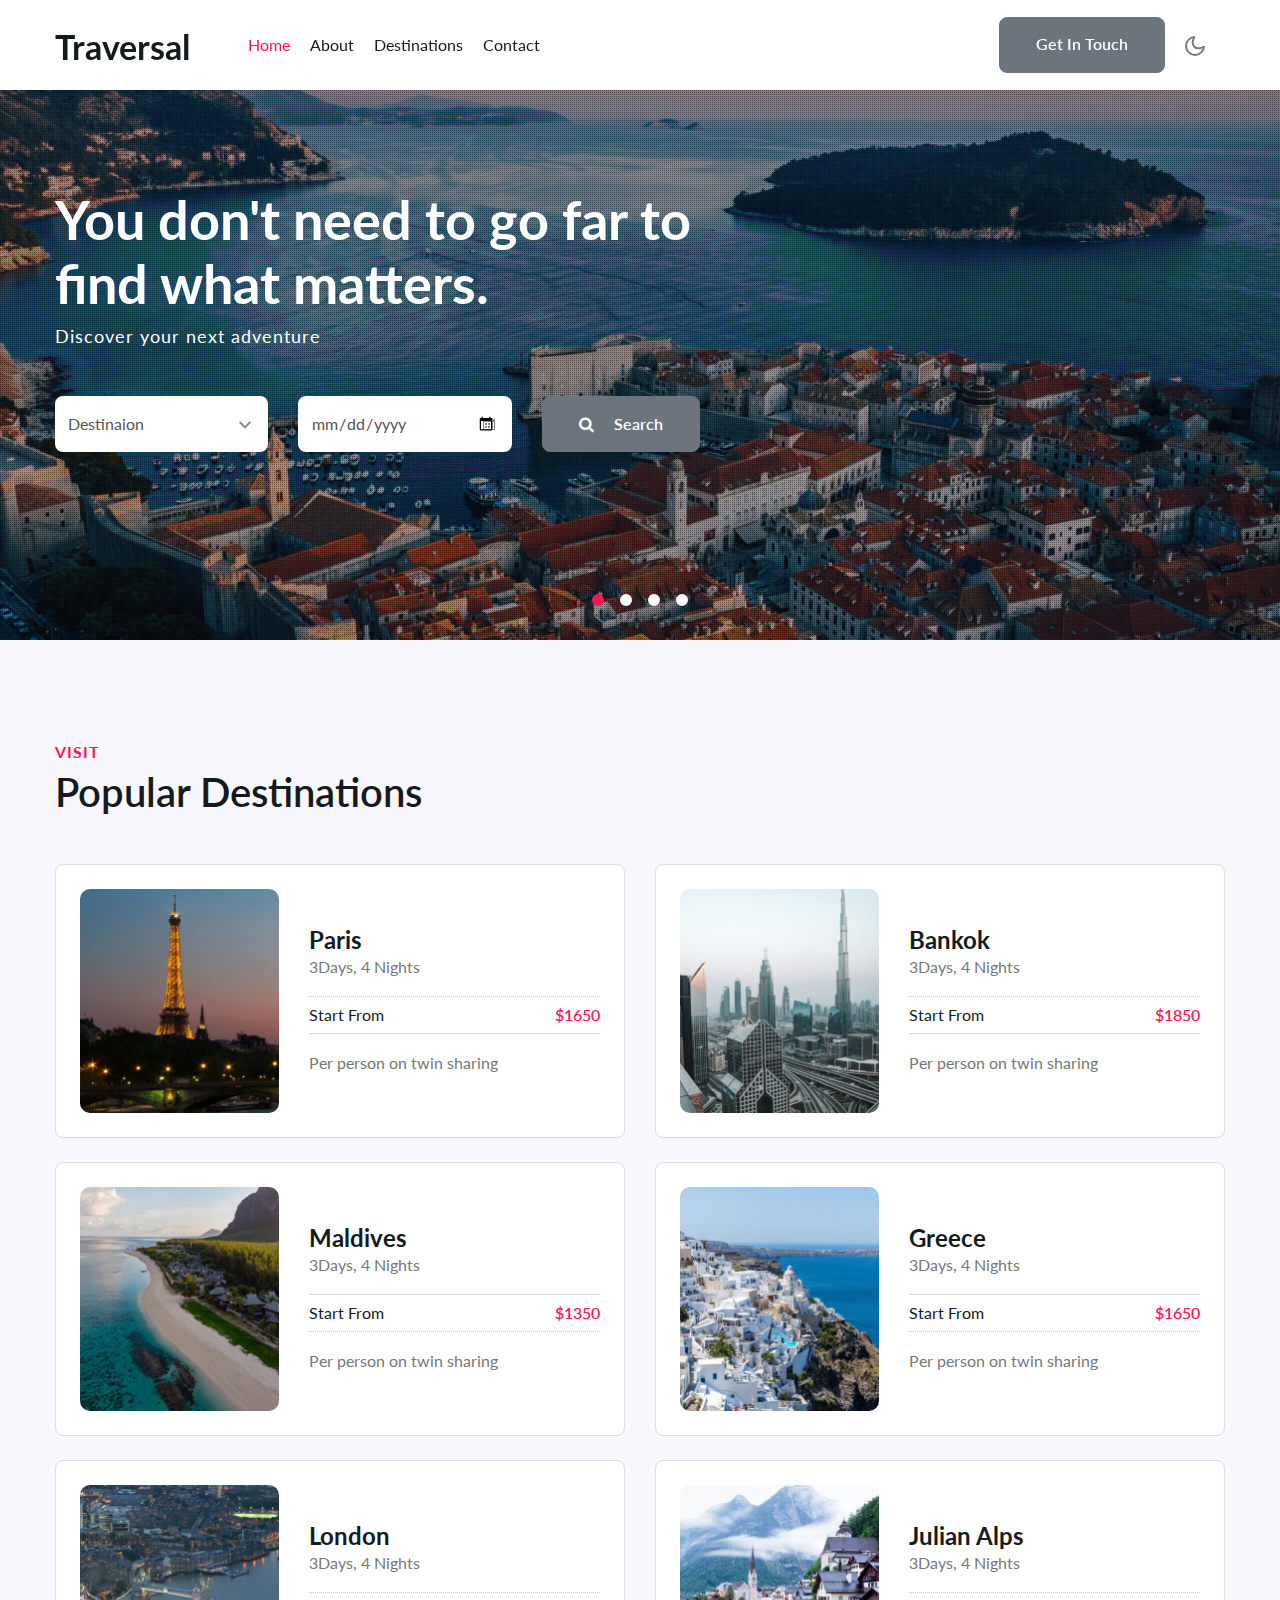
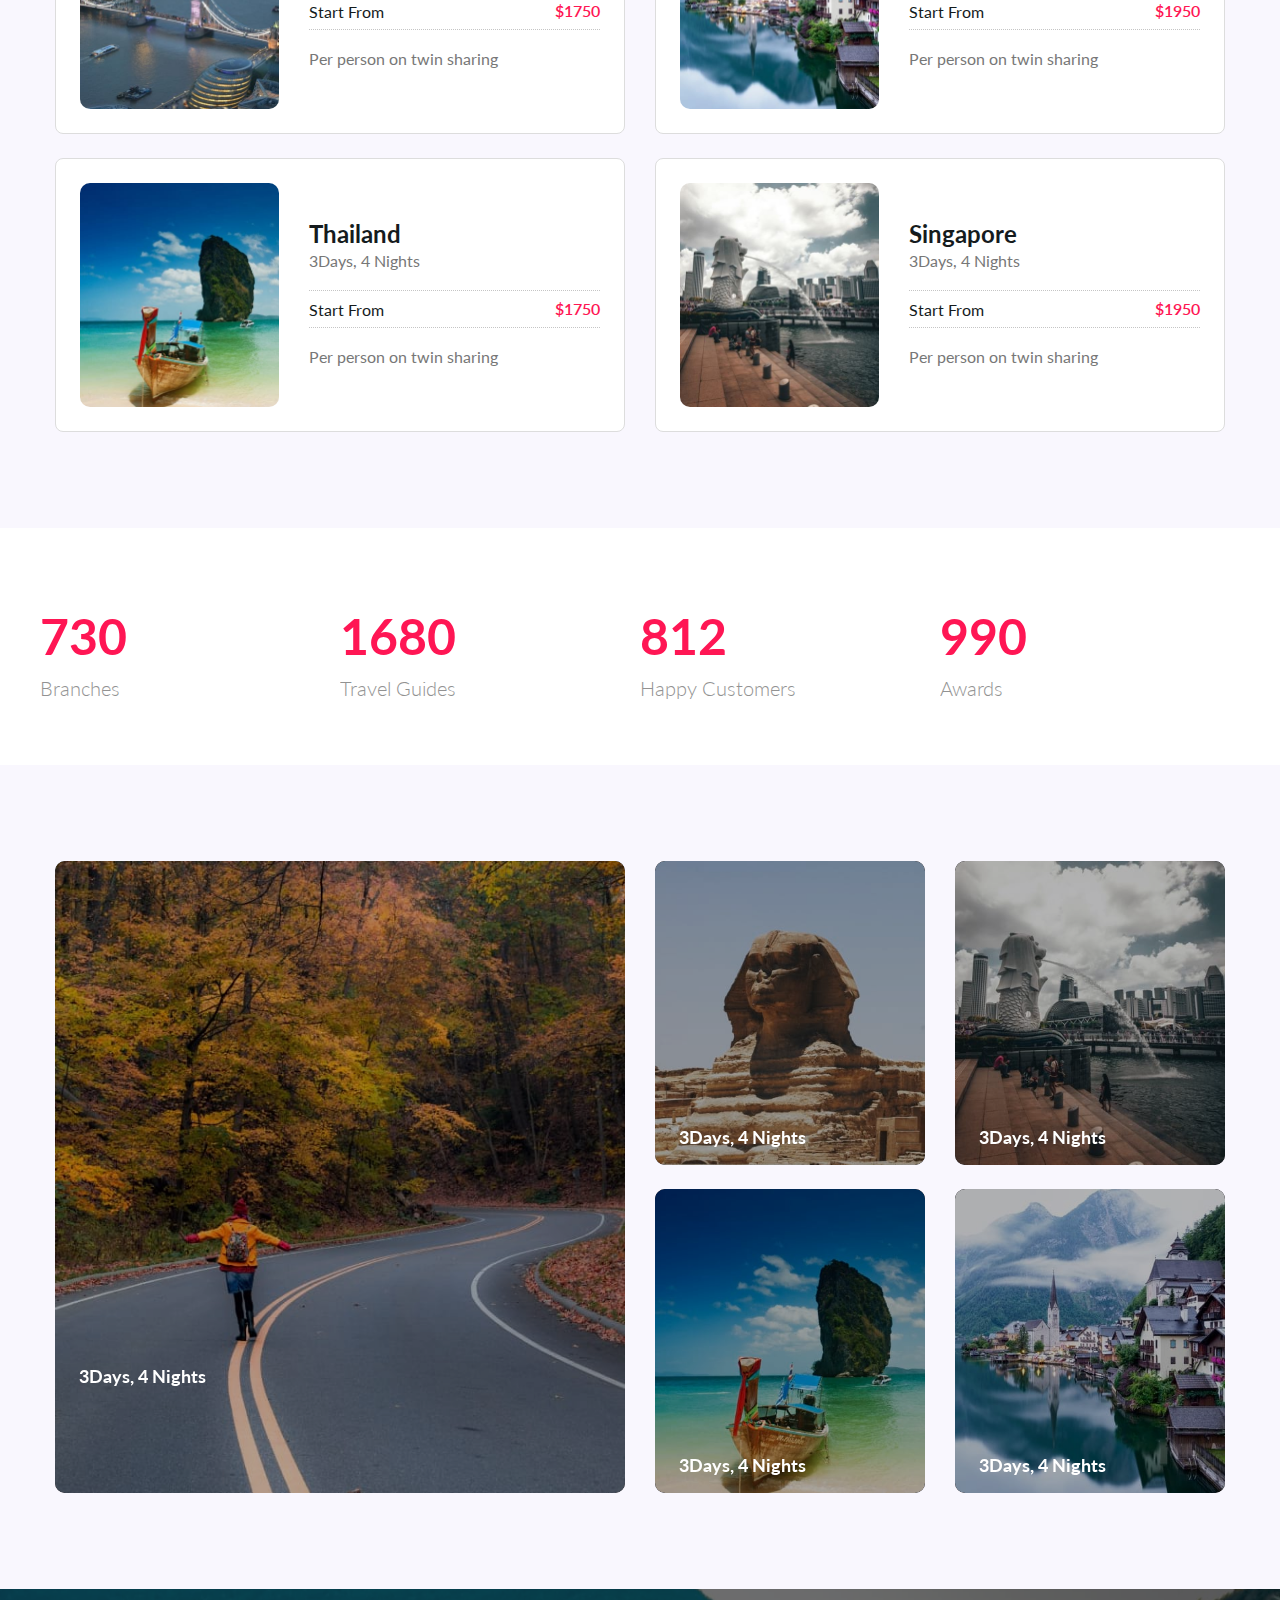
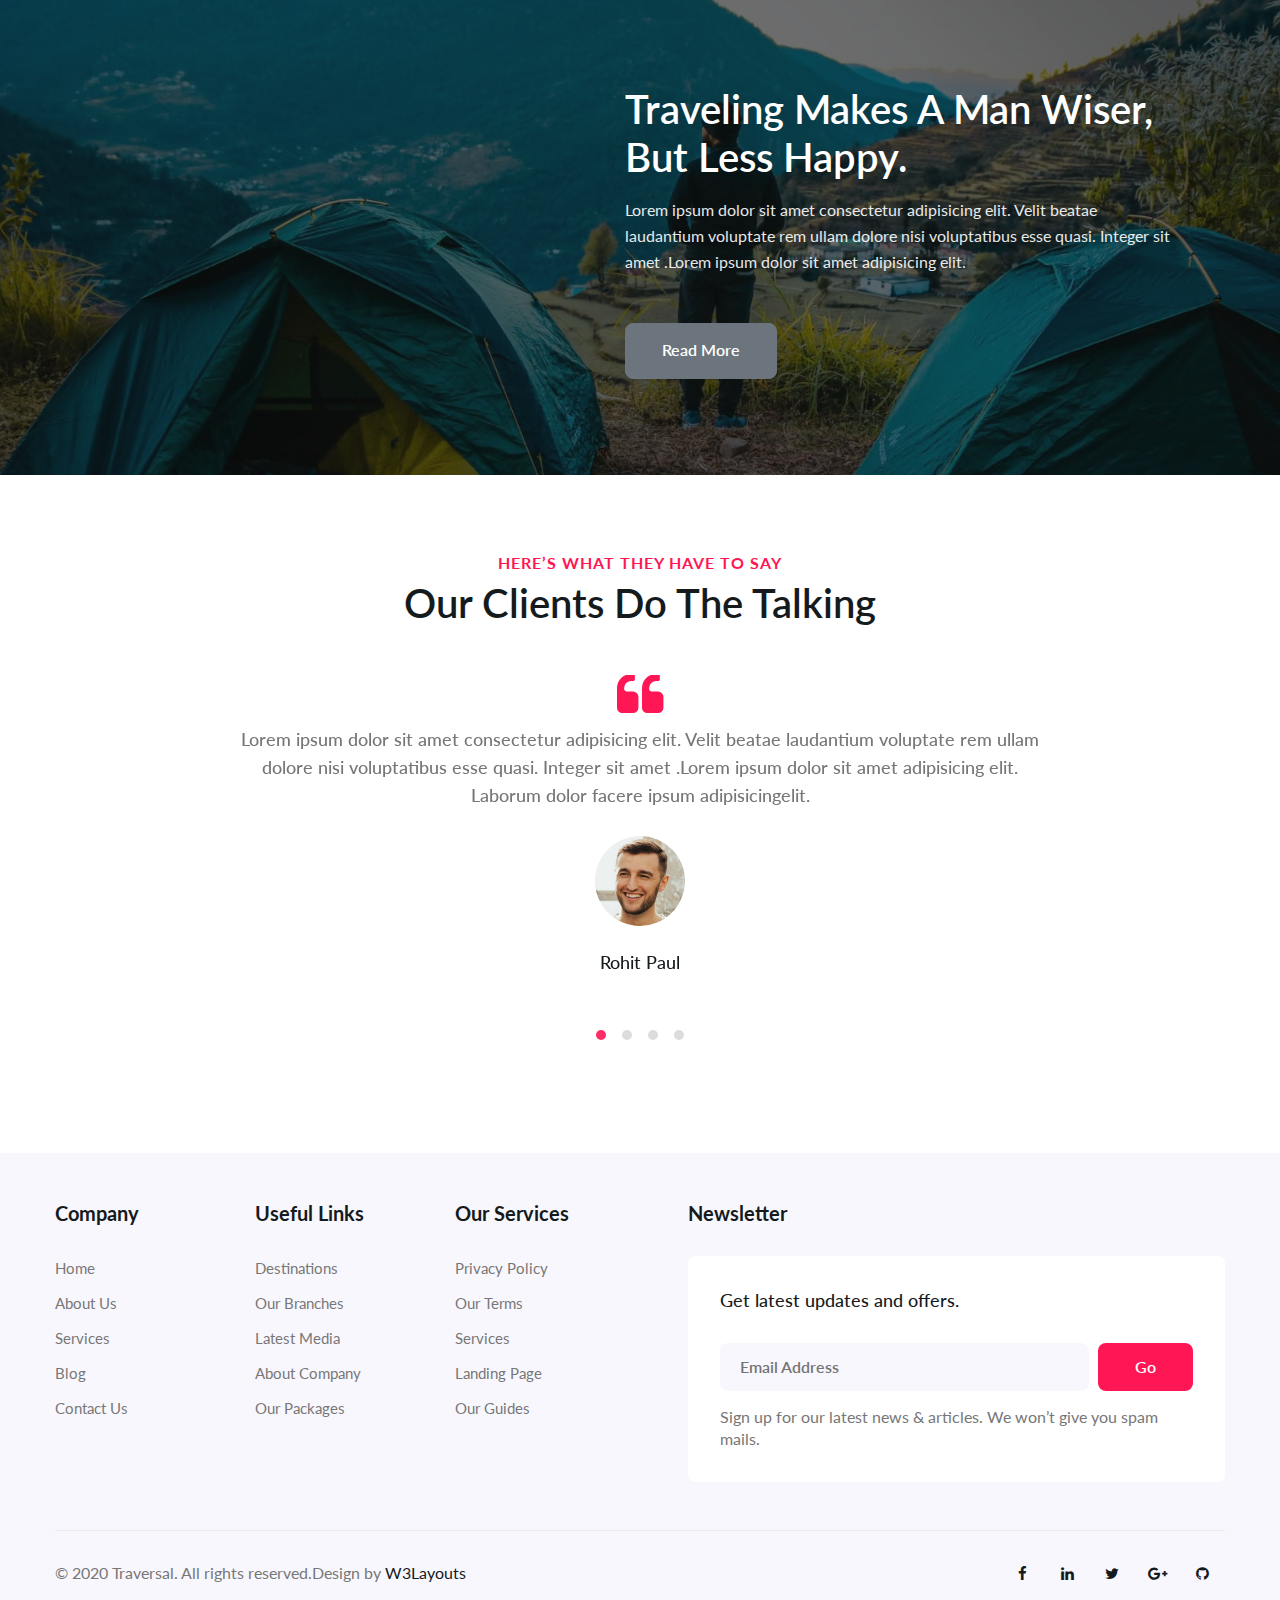
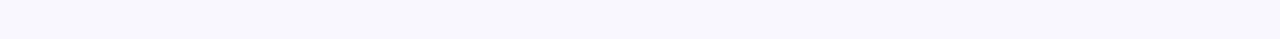
<file: wwwroot/Thema/index.html>
<!--
Author: W3layouts
Author URL: http://w3layouts.com
-->
<!doctype html>
<html lang="zxx">

<head>
  <!-- Required meta tags -->
  <meta charset="utf-8">
  <meta name="viewport" content="width=device-width, initial-scale=1, shrink-to-fit=no">
  <title>Traversal Travel Category Bootstrap Responsive Template | Home :: W3layouts</title>
  <!-- google fonts -->
  <link href="//fonts.googleapis.com/css2?family=Montserrat:wght@300;400;600;700&display=swap" rel="stylesheet">
  <link href="//fonts.googleapis.com/css2?family=Lato:ital,wght@0,300;0,400;0,700;1,400&display=swap"
    rel="stylesheet">
  <!-- google fonts -->
  <!-- Template CSS -->
  <link rel="stylesheet" href="assets/css/style-starter.css">
  <!-- Template CSS -->
</head>

<body>
  <!--header-->
  <header id="site-header" class="fixed-top">
    <div class="container">
      <nav class="navbar navbar-expand-lg stroke">
        <h1><a class="navbar-brand mr-lg-5" href="index.html">
            Traversal
          </a></h1>
        <!-- if logo is image enable this   
      <a class="navbar-brand" href="#index.html">
          <img src="image-path" alt="Your logo" title="Your logo" style="height:35px;" />
      </a> -->
        <button class="navbar-toggler  collapsed bg-gradient" type="button" data-toggle="collapse"
          data-target="#navbarTogglerDemo02" aria-controls="navbarTogglerDemo02" aria-expanded="false"
          aria-label="Toggle navigation">
          <span class="navbar-toggler-icon fa icon-expand fa-bars"></span>
          <span class="navbar-toggler-icon fa icon-close fa-times"></span>
          </span>
        </button>

        <div class="collapse navbar-collapse" id="navbarTogglerDemo02">
          <ul class="navbar-nav mr-auto">
            <li class="nav-item active">
              <a class="nav-link" href="index.html">Home <span class="sr-only">(current)</span></a>
            </li>
            <li class="nav-item">
              <a class="nav-link" href="about.html">About</a>
            </li>
            <li class="nav-item">
              <a class="nav-link" href="services.html">Destinations</a>
            </li>
    
            <li class="nav-item">
              <a class="nav-link" href="contact.html">Contact</a>
            </li>

          </ul>
        </div>
        <div class="d-lg-block d-none">
          <a href="contact.html" class="btn btn-style btn-secondary">Get In Touch</a>
        </div>
        <!-- toggle switch for light and dark theme -->
        <div class="mobile-position">
          <nav class="navigation">
            <div class="theme-switch-wrapper">
              <label class="theme-switch" for="checkbox">
                <input type="checkbox" id="checkbox">
                <div class="mode-container">
                  <i class="gg-sun"></i>
                  <i class="gg-moon"></i>
                </div>
              </label>
            </div>
          </nav>
        </div>
        <!-- //toggle switch for light and dark theme -->
      </nav>
    </div>
  </header>
  <!-- //header -->
  <!--banner-slider-->
  <!-- main-slider -->
  <section class="w3l-main-slider" id="home">
    <div class="banner-content">
      <div id="demo-1"
        data-zs-src='["assets/images/banner1.jpg", "assets/images/banner2.jpg","assets/images/banner3.jpg", "assets/images/banner4.jpg"]'
        data-zs-overlay="dots">
        <div class="demo-inner-content">
          <div class="container">
            <div class="banner-infhny">
              <h3>You don't need to go far to find what matters.</h3>
              <h6 class="mb-3">Discover your next adventure</h6>
              <div class="flex-wrap search-wthree-field mt-md-5 mt-4">
                <form action="#" method="post" class="booking-form">
                  <div class="row book-form">
                    <div class="form-input col-md-4 mt-md-0 mt-3">

                      <select name="selectpicker" class="selectpicker">
                        <option value="">Destinaion</option>
                        <option value="africa">Africa</option>
                        <option value="america">America</option>
                        <option value="asia">Asia</option>
                        <option value="eastern-europe">Eastern Europe</option>
                        <option value="europe">Europe</option>
                        <option value="south-america">South America</option>
                      </select>

                    </div>
                    <div class="form-input col-md-4 mt-md-0 mt-3">

                      <input type="date" name="" placeholder="Date" required="">
                    </div>
                    <div class="bottom-btn col-md-4 mt-md-0 mt-3">
                      <button class="btn btn-style btn-secondary"><span class="fa fa-search mr-3"
                          aria-hidden="true"></span> Search</button>
                    </div>
                  </div>
                </form>
              </div>
            </div>
          </div>
        </div>
      </div>
    </div>
  </section>
  <!-- /main-slider -->
  <!-- //banner-slider-->

  <!--/grids-->
  <section class="w3l-grids-3 py-5">
    <div class="container py-md-5">
      <div class="title-content text-left mb-lg-5 mb-4">
        <h6 class="sub-title">Visit</h6>
        <h3 class="hny-title">Popular Destinations</h3>
      </div>
      <div class="row bottom-ab-grids">
  <!--/row-grids-->
        <div class="col-lg-6 subject-card mt-lg-0 mt-4">
          <div class="subject-card-header p-4">
            <a href="#" class="card_title p-lg-4d-block">
              <div class="row align-items-center">
                <div class="col-sm-5 subject-img">
                  <img src="assets/images/g1.jpg" class="img-fluid" alt="">
                </div>
                <div class="col-sm-7 subject-content mt-sm-0 mt-4">
                  <h4>Paris</h4>
                  <p>3Days, 4 Nights</p>
                  <div class="dst-btm">
                    <h6 class=""> Start From </h6>
                    <span>$1650</span>
                  </div>
                  <p class="sub-para">Per person on twin sharing</p>
                </div>
              </div>
            </a>
          </div>
        </div>
        <div class="col-lg-6 subject-card mt-lg-0 mt-4">
          <div class="subject-card-header p-4">
            <a href="#" class="card_title p-lg-4d-block">
              <div class="row align-items-center">
                <div class="col-sm-5 subject-img">
                  <img src="assets/images/g2.jpg" class="img-fluid" alt="">
                </div>
                <div class="col-sm-7 subject-content mt-sm-0 mt-4">
                  <h4>Bankok</h4>
                  <p>3Days, 4 Nights</p>
                  <div class="dst-btm">
                    <h6 class=""> Start From </h6>
                    <span>$1850</span>
                  </div>
                  <p class="sub-para">Per person on twin sharing</p>
                </div>
              </div>
            </a>
          </div>
        </div>
          <!--//row-grids-->
            <!--/row-grids-->
        <div class="col-lg-6 subject-card mt-4">
          <div class="subject-card-header p-4">
            <a href="#" class="card_title p-lg-4d-block">
              <div class="row align-items-center">
                <div class="col-sm-5 subject-img">
                  <img src="assets/images/g3.jpg" class="img-fluid" alt="">
                </div>
                <div class="col-sm-7 subject-content mt-sm-0 mt-4">
                  <h4>Maldives</h4>
                  <p>3Days, 4 Nights</p>
                  <div class="dst-btm">
                    <h6 class=""> Start From </h6>
                    <span>$1350</span>
                  </div>
                  <p class="sub-para">Per person on twin sharing</p>
                </div>
              </div>
            </a>
          </div>
        </div>
        <div class="col-lg-6 subject-card mt-4">
          <div class="subject-card-header p-4">
            <a href="#" class="card_title p-lg-4d-block">
              <div class="row align-items-center">
                <div class="col-sm-5 subject-img">
                  <img src="assets/images/g4.jpg" class="img-fluid" alt="">
                </div>
                <div class="col-sm-7 subject-content mt-sm-0 mt-4">
                  <h4>Greece</h4>
                  <p>3Days, 4 Nights</p>
                  <div class="dst-btm">
                    <h6 class=""> Start From </h6>
                    <span>$1650</span>
                  </div>
                  <p class="sub-para">Per person on twin sharing</p>
                </div>
              </div>
            </a>
          </div>
        </div>
          <!--//row-grids-->
            <!--/row-grids-->
        <div class="col-lg-6 subject-card mt-4">
          <div class="subject-card-header p-4">
            <a href="#" class="card_title p-lg-4d-block">
              <div class="row align-items-center">
                <div class="col-sm-5 subject-img">
                  <img src="assets/images/g5.jpg" class="img-fluid" alt="">
                </div>
                <div class="col-sm-7 subject-content mt-sm-0 mt-4">
                  <h4>London</h4>
                  <p>3Days, 4 Nights</p>
                  <div class="dst-btm">
                    <h6 class=""> Start From </h6>
                    <span>$1750</span>
                  </div>
                  <p class="sub-para">Per person on twin sharing</p>
                </div>
              </div>
            </a>
          </div>
        </div>
        <div class="col-lg-6 subject-card mt-4">
          <div class="subject-card-header p-4">
            <a href="#" class="card_title p-lg-4d-block">
              <div class="row align-items-center">
                <div class="col-sm-5 subject-img">
                  <img src="assets/images/g6.jpg" class="img-fluid" alt="">
                </div>
                <div class="col-sm-7 subject-content mt-sm-0 mt-4">
                  <h4>Julian Alps</h4>
                  <p>3Days, 4 Nights</p>
                  <div class="dst-btm">
                    <h6 class=""> Start From </h6>
                    <span>$1950</span>
                  </div>
                  <p class="sub-para">Per person on twin sharing</p>
                </div>
              </div>
            </a>
          </div>
        </div>
          <!--//row-grids-->
                  <!--/row-grids-->
        <div class="col-lg-6 subject-card mt-4">
          <div class="subject-card-header p-4">
            <a href="#" class="card_title p-lg-4d-block">
              <div class="row align-items-center">
                <div class="col-sm-5 subject-img">
                  <img src="assets/images/g7.jpg" class="img-fluid" alt="">
                </div>
                <div class="col-sm-7 subject-content mt-sm-0 mt-4">
                  <h4>Thailand</h4>
                  <p>3Days, 4 Nights</p>
                  <div class="dst-btm">
                    <h6 class=""> Start From </h6>
                    <span>$1750</span>
                  </div>
                  <p class="sub-para">Per person on twin sharing</p>
                </div>
              </div>
            </a>
          </div>
        </div>
        <div class="col-lg-6 subject-card mt-4">
          <div class="subject-card-header p-4">
            <a href="#" class="card_title p-lg-4d-block">
              <div class="row align-items-center">
                <div class="col-sm-5 subject-img">
                  <img src="assets/images/g8.jpg" class="img-fluid" alt="">
                </div>
                <div class="col-sm-7 subject-content mt-sm-0 mt-4">
                  <h4>Singapore</h4>
                  <p>3Days, 4 Nights</p>
                  <div class="dst-btm">
                    <h6 class=""> Start From </h6>
                    <span>$1950</span>
                  </div>
                  <p class="sub-para">Per person on twin sharing</p>
                </div>
              </div>
            </a>
          </div>
        </div>
          <!--//row-grids-->
      </div>
    </div>
  </section>
  <!--//grids-->
  <!-- stats -->
  <section class="w3l-stats py-5" id="stats">
    <div class="gallery-inner container py-lg-0 py-3">
      <div class="row stats-con pb-lg-3">
        <div class="col-lg-3 col-6 stats_info counter_grid">
          <p class="counter">730</p>
          <h4>Branches</h4>
        </div>
        <div class="col-lg-3 col-6 stats_info counter_grid1">
          <p class="counter">1680</p>
          <h4>Travel Guides</h4>
        </div>
        <div class="col-lg-3 col-6 stats_info counter_grid mt-lg-0 mt-5">
          <p class="counter">812</p>
          <h4>Happy Customers</h4>
        </div>
        <div class="col-lg-3 col-6 stats_info counter_grid2 mt-lg-0 mt-5">
          <p class="counter">990</p>
          <h4>Awards</h4>
        </div>
      </div>
    </div>
  </section>
  <!-- //stats -->
  <!--/-->
  <div class="best-rooms py-5">
    <div class="container py-md-5">
        <div class="ban-content-inf row">
            <div class="maghny-gd-1 col-lg-6">
              <div class="maghny-grid">
                <figure class="effect-lily border-radius  m-0">
                    <img class="img-fluid" src="assets/images/g10.jpg" alt="" />
                    <figcaption>
                        <div>
                            <h4>3Days, 4 Nights</h4>
                            <p>From 1720$ </p>
                        </div>

                    </figcaption>
                </figure>
            </div>
            </div>
            <div class="maghny-gd-1 col-lg-6 mt-lg-0 mt-4">
                <div class="row">
                    <div class="maghny-gd-1 col-6">
                        <div class="maghny-grid">
                            <figure class="effect-lily border-radius">
                                <img class="img-fluid" src="assets/images/g9.jpg" alt="" />
                                <figcaption>
                                    <div>
                                        <h4>3Days, 4 Nights</h4>
                                        <p>From 1220$ </p>
                                    </div>

                                </figcaption>
                            </figure>
                        </div>
                    </div>
                    <div class="maghny-gd-1 col-6">
                        <div class="maghny-grid">
                            <figure class="effect-lily border-radius">
                                <img class="img-fluid" src="assets/images/g8.jpg" alt="" />
                                <figcaption>
                                    <div>
                                        <h4>3Days, 4 Nights</h4>
                                        <p>From 1620$ </p>
                                    </div>

                                </figcaption>
                            </figure>
                        </div>
                    </div>
                    <div class="maghny-gd-1 col-6 mt-4">
                        <div class="maghny-grid">
                            <figure class="effect-lily border-radius">
                                <img class="img-fluid" src="assets/images/g7.jpg" alt="" />
                                <figcaption>
                                    <div>
                                        <h4>3Days, 4 Nights</h4>
                                        <p>From 1820$ </p>
                                    </div>

                                </figcaption>
                            </figure>
                        </div>
                    </div>
                    <div class="maghny-gd-1 col-6 mt-4">
                        <div class="maghny-grid">
                            <figure class="effect-lily border-radius">
                                <img class="img-fluid" src="assets/images/g6.jpg" alt="" />
                                <figcaption>
                                    <div>
                                        <h4>3Days, 4 Nights</h4>
                                        <p>From 1520$ </p>
                                    </div>

                                </figcaption>
                            </figure>
                        </div>
                    </div>
                </div>
            </div>
        </div>
    </div>
</div>
  <!-- //stats -->
  <!--/w3l-bottom-->
  <section class="w3l-bottom py-5">
    <div class="container py-md-4 py-3 text-center">
      <div class="row my-lg-4 mt-4">
        <div class="col-lg-9 col-md-10 ml-auto">
          <div class="bottom-info ml-auto">
            <div class="header-section text-left">
              <h3 class="hny-title two">Traveling makes a man wiser, but less happy.</h3>
              <p class="mt-3 pr-lg-5">Lorem ipsum dolor sit amet consectetur adipisicing elit. Velit beatae laudantium
                voluptate rem ullam dolore nisi voluptatibus esse quasi. Integer sit amet .Lorem ipsum dolor sit
                amet adipisicing elit.</p>
              <a href="about.html" class="btn btn-style btn-secondary mt-5">Read More</a>
            </div>
           

          </div>
        </div>
      </div>
    </div>
  </section>
  <!--//w3l-bottom-->
  <!-- testimonials -->
  <section class="w3l-clients" id="clients">
    <!-- /grids -->
    <div class="cusrtomer-layout py-5">
      <div class="container py-lg-4 py-md-3 pb-lg-0">
        <div class="heading text-center mx-auto">
          <h6 class="sub-title text-center">Here’s what they have to say</h6>
          <h3 class="hny-title mb-md-5 mb-4">our clients do the talking</h3>
        </div>
        <!-- /grids -->
        <div class="testimonial-width">
          <div id="owl-demo1" class="owl-two owl-carousel owl-theme">
            <div class="item">
              <div class="testimonial-content">
                <div class="testimonial">
                  <blockquote>
                    <span class="fa fa-quote-left" aria-hidden="true"></span>
                    Lorem ipsum dolor sit amet consectetur adipisicing elit. Velit beatae laudantium
                    voluptate rem ullam dolore nisi voluptatibus esse quasi. Integer sit amet .Lorem ipsum dolor sit
                    amet adipisicing elit. Laborum dolor facere ipsum adipisicingelit.
                  </blockquote>
                  <div class="testi-des">
                    <div class="test-img"><img src="assets/images/c1.jpg" class="img-fluid" alt="client-img">
                    </div>
                    <div class="peopl align-self">
                      <h3>Rohit Paul</h3>
                      <p class="indentity">Example City</p>
                    </div>
                  </div>
                </div>
              </div>
            </div>
            <div class="item">
              <div class="testimonial-content">
                <div class="testimonial">
                  <blockquote>
                    <span class="fa fa-quote-left" aria-hidden="true"></span>
                    Lorem ipsum dolor sit amet consectetur adipisicing elit. Velit beatae laudantium
                    voluptate rem ullam dolore nisi voluptatibus esse quasi. Integer sit amet .Lorem ipsum dolor sit
                    amet adipisicing elit. Laborum dolor facere ipsum adipisicingelit.
                  </blockquote>
                  <div class="testi-des">
                    <div class="test-img"><img src="assets/images/c2.jpg" class="img-fluid" alt="client-img">
                    </div>
                    <div class="peopl align-self">
                      <h3>Shveta</h3>
                      <p class="indentity">Example City</p>
                    </div>
                  </div>
                </div>
              </div>
            </div>
            <div class="item">
              <div class="testimonial-content">
                <div class="testimonial">
                  <blockquote>
                    <span class="fa fa-quote-left" aria-hidden="true"></span>
                    Lorem ipsum dolor sit amet consectetur adipisicing elit. Velit beatae laudantium
                    voluptate rem ullam dolore nisi voluptatibus esse quasi. Integer sit amet .Lorem ipsum dolor sit
                    amet adipisicing elit. Laborum dolor facere ipsum adipisicingelit.
                  </blockquote>
                  <div class="testi-des">
                    <div class="test-img"><img src="assets/images/c3.jpg" class="img-fluid" alt="client-img">
                    </div>
                    <div class="peopl align-self">
                      <h3>Roy Linderson</h3>
                      <p class="indentity">Example City</p>
                    </div>
                  </div>
                </div>
              </div>
            </div>
            <div class="item">
              <div class="testimonial-content">
                <div class="testimonial">
                  <blockquote>
                    <span class="fa fa-quote-left" aria-hidden="true"></span>
                    Lorem ipsum dolor sit amet consectetur adipisicing elit. Velit beatae laudantium
                    voluptate rem ullam dolore nisi voluptatibus esse quasi. Integer sit amet .Lorem ipsum dolor sit
                    amet adipisicing elit. Laborum dolor facere ipsum adipisicingelit.
                  </blockquote>
                  <div class="testi-des">
                    <div class="test-img"><img src="assets/images/c4.jpg" class="img-fluid" alt="client-img">
                    </div>
                    <div class="peopl align-self">
                      <h3>Mike Thyson</h3>
                      <p class="indentity">Example City</p>
                    </div>
                  </div>
                </div>
              </div>
            </div>


          </div>
        </div>
      </div>
      <!-- /grids -->
    </div>
    <!-- //grids -->
  </section>
  <!-- //testimonials -->

  <!--/w3l-footer-29-main-->
  <footer>
    <!-- footer -->
    <section class="w3l-footer">
      <div class="w3l-footer-16-main py-5">
        <div class="container">
          <div class="row">
            <div class="col-lg-6 column">
              <div class="row">
                <div class="col-md-4 column">
                  <h3>Company</h3>
                  <ul class="footer-gd-16">
                    <li><a href="index.html">Home</a></li>
                    <li><a href="about.html">About Us</a></li>
                    <li><a href="services.html">Services</a></li>
                    <li><a href="blog.html">Blog</a></li>
                    <li><a href="contact.html">Contact Us</a></li>
                  </ul>
                </div>
                <div class="col-md-4 column mt-md-0 mt-4">
                  <h3>Useful Links</h3>
                  <ul class="footer-gd-16">
                    <li><a href="#url">Destinations</a></li>
                    <li><a href="#url">Our Branches</a></li>
                    <li><a href="#url">Latest Media</a></li>
                    <li><a href="about.html">About Company</a></li>
                    <li><a href="#url">Our Packages</a></li>
                  </ul>
                </div>
                <div class="col-md-4 column mt-md-0 mt-4">
                  <h3>Our Services</h3>
                  <ul class="footer-gd-16">
                    <li><a href="#url">Privacy Policy</a></li>
                    <li><a href="#url">Our Terms</a></li>
                    <li><a href="services.html">Services</a></li>
                    <li><a href="landing-single.html">Landing Page</a></li>
                    <li><a href="#url">Our Guides</a></li>
                  </ul>
                </div>
              </div>
            </div>
            <div class="col-lg-6 col-md-12 column pl-lg-5 column4 mt-lg-0 mt-5">
              <h3>Newsletter </h3>
              <div class="end-column">
                <h4>Get latest updates and offers.</h4>
                <form action="#" class="subscribe" method="post">
                  <input type="email" name="email" placeholder="Email Address" required="">
                  <button type="submit">Go</button>
                </form>
                <p>Sign up for our latest news & articles. We won’t give you spam mails.</p>
              </div>
            </div>
          </div>
          <div class="d-flex below-section justify-content-between align-items-center pt-4 mt-5">
            <div class="columns text-lg-left text-center">
              <p>&copy; 2020 Traversal. All rights reserved.Design by <a href="https://w3layouts.com/" target="_blank">
                W3Layouts</a>
              </p>
            </div>
            <div class="columns-2 mt-lg-0 mt-3">
              <ul class="social">
                <li><a href="#facebook"><span class="fa fa-facebook" aria-hidden="true"></span></a>
                </li>
                <li><a href="#linkedin"><span class="fa fa-linkedin" aria-hidden="true"></span></a>
                </li>
                <li><a href="#twitter"><span class="fa fa-twitter" aria-hidden="true"></span></a>
                </li>
                <li><a href="#google"><span class="fa fa-google-plus" aria-hidden="true"></span></a>
                </li>
                <li><a href="#github"><span class="fa fa-github" aria-hidden="true"></span></a>
                </li>
              </ul>
            </div>
          </div>
        </div>
      </div>
  
      <!-- move top -->
      <button onclick="topFunction()" id="movetop" title="Go to top">
        <span class="fa fa-angle-up"></span>
      </button>
      <script>
        // When the user scrolls down 20px from the top of the document, show the button
        window.onscroll = function () {
          scrollFunction()
        };
  
        function scrollFunction() {
          if (document.body.scrollTop > 20 || document.documentElement.scrollTop > 20) {
            document.getElementById("movetop").style.display = "block";
          } else {
            document.getElementById("movetop").style.display = "none";
          }
        }
  
        // When the user clicks on the button, scroll to the top of the document
        function topFunction() {
          document.body.scrollTop = 0;
          document.documentElement.scrollTop = 0;
        }
      </script>
      <!-- //move top -->
      <script>
        $(function () {
          $('.navbar-toggler').click(function () {
            $('body').toggleClass('noscroll');
          })
        });
      </script>
    </section>
    <!-- //footer -->
  </footer>
  <!-- Template JavaScript -->
  <script src="assets/js/jquery-3.3.1.min.js"></script>
  <script src="assets/js/theme-change.js"></script>
  <!--/slider-js-->
  <script src="assets/js/jquery.min.js"></script>
  <script src="assets/js/modernizr-2.6.2.min.js"></script>
  <script src="assets/js/jquery.zoomslider.min.js"></script>
  <!--//slider-js-->
  <script src="assets/js/owl.carousel.js"></script>
  <!-- script for tesimonials carousel slider -->
  <script>
    $(document).ready(function () {
      $("#owl-demo1").owlCarousel({
        loop: true,
        margin: 20,
        nav: false,
        responsiveClass: true,
        responsive: {
          0: {
            items: 1,
            nav: false
          },
          736: {
            items: 1,
            nav: false
          },
          1000: {
            items: 1,
            nav: false,
            loop: true
          }
        }
      })
    })
  </script>
  <!-- //script for tesimonials carousel slider -->
  <!-- stats number counter-->
  <script src="assets/js/jquery.waypoints.min.js"></script>
  <script src="assets/js/jquery.countup.js"></script>
  <script>
    $('.counter').countUp();
  </script>
  <!-- //stats number counter -->

  <!--/MENU-JS-->
  <script>
    $(window).on("scroll", function () {
      var scroll = $(window).scrollTop();

      if (scroll >= 80) {
        $("#site-header").addClass("nav-fixed");
      } else {
        $("#site-header").removeClass("nav-fixed");
      }
    });

    //Main navigation Active Class Add Remove
    $(".navbar-toggler").on("click", function () {
      $("header").toggleClass("active");
    });
    $(document).on("ready", function () {
      if ($(window).width() > 991) {
        $("header").removeClass("active");
      }
      $(window).on("resize", function () {
        if ($(window).width() > 991) {
          $("header").removeClass("active");
        }
      });
    });
  </script>
  <!--//MENU-JS-->

  <script src="assets/js/bootstrap.min.js"></script>

</body>

</html>
</file>
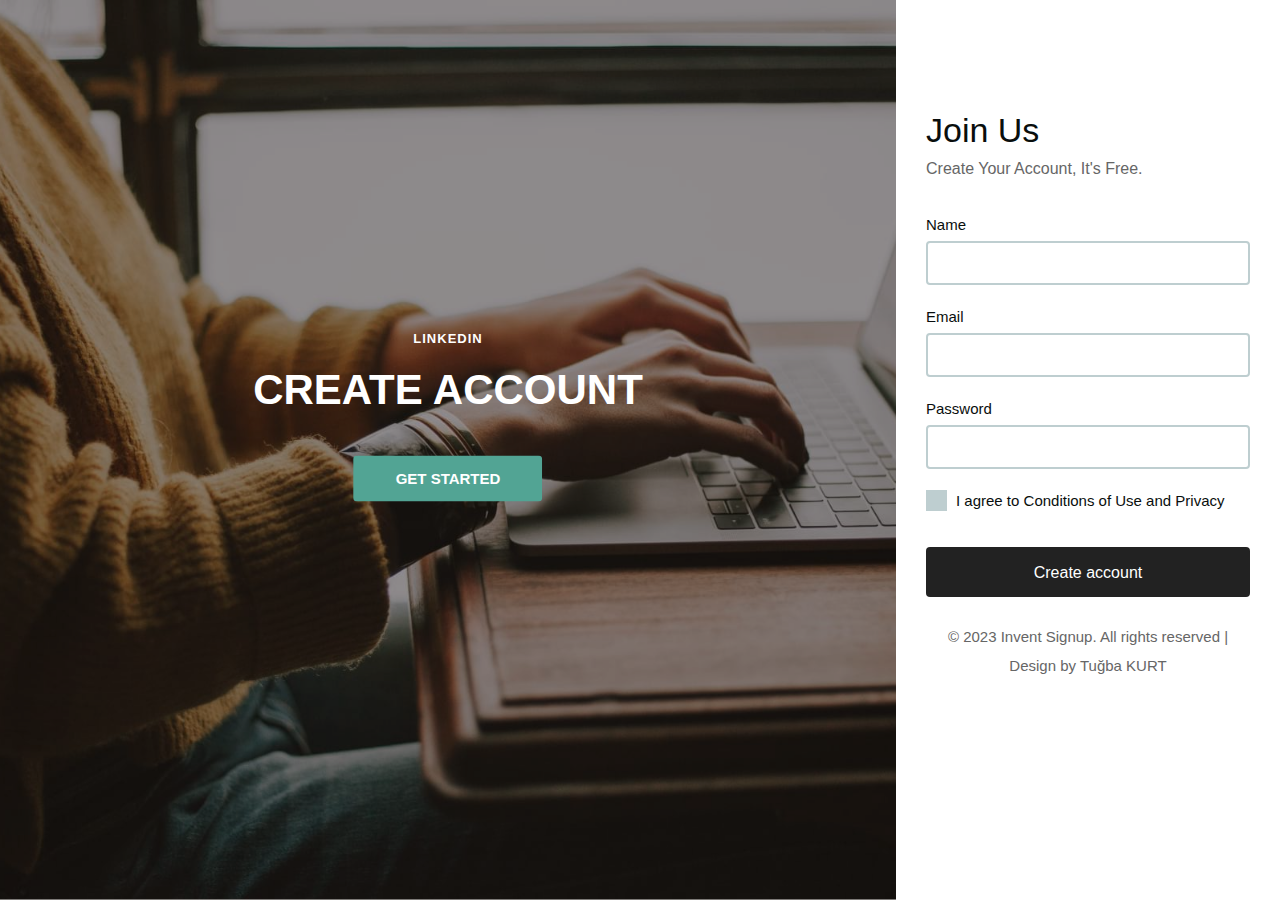
<file: wwwroot/web/index.html>
<!DOCTYPE html>
<html lang="zxx">

<head>
	
	<meta name="viewport" content="width=device-width, initial-scale=1">
	<meta charset="UTF-8" />
	<meta name="keywords"
		content="Invent Signup Form Responsive web template, Bootstrap Web Templates, Flat Web Templates, Android Compatible web template, Smartphone Compatible web template, free webdesigns for Nokia, Samsung, LG, SonyEricsson, Motorola web design" />
	<script>
		addEventListener("load", function () {
			setTimeout(hideURLbar, 0);
		}, false);

		function hideURLbar() {
			window.scrollTo(0, 1);
		}
	</script>
	<!-- //Meta tag Keywords -->
	<!--/Style-CSS -->
	<link rel="stylesheet" href="css/style.css" type="text/css" media="all" />
	<!--//Style-CSS -->
</head>

<body>
	<!-- /login-section -->
	<section class="w3l-login-6">
		<div class="login-hny">
			<div class="form-content">
				<div class="form-right">
					<div class="overlay">
						<div class="grid-info-form">
							<h5>Linkedin</h5>
							<h3>CREATE ACCOUNT </h3>
							
							<a href="index.html" class="read-more-1 btn">Get Started</a>
						</div>
					
					</div>


				</div>
				<div class="form-left">
					<div class="middle">
						<h4>Join Us</h4>
						<p>Create Your Account, It's Free.</p>
					</div>
					<form action="#" method="post" class="signin-form">
							<div class="form-input">
								<label>Name</label>
								<input type="text" name="" placeholder="" required />
							</div>
							<div class="form-input">
								<label>Email</label>
								<input type="email" name="" placeholder="" required />
							</div>
							<div class="form-input">
								<label>Password</label>
								<input type="password" name="" placeholder="" required />
							</div>
							
							<label class="container">I agree to <a href="#">Conditions</a> of Use and <a href="#">Privacy</a>
								<input type="checkbox">
								<span class="checkmark"></span>
							</label>
							<button class="btn">Create account</button>
					</form>
					<div class="copy-right text-center">
						<p>© 2023 Invent Signup. All rights reserved | Design by
								Tuğba KURT</p>
					 </div>
				</div>
				
			</div>
			
		</div>
	</section>
	<!-- //login-section -->
</body>

</html>
</file>
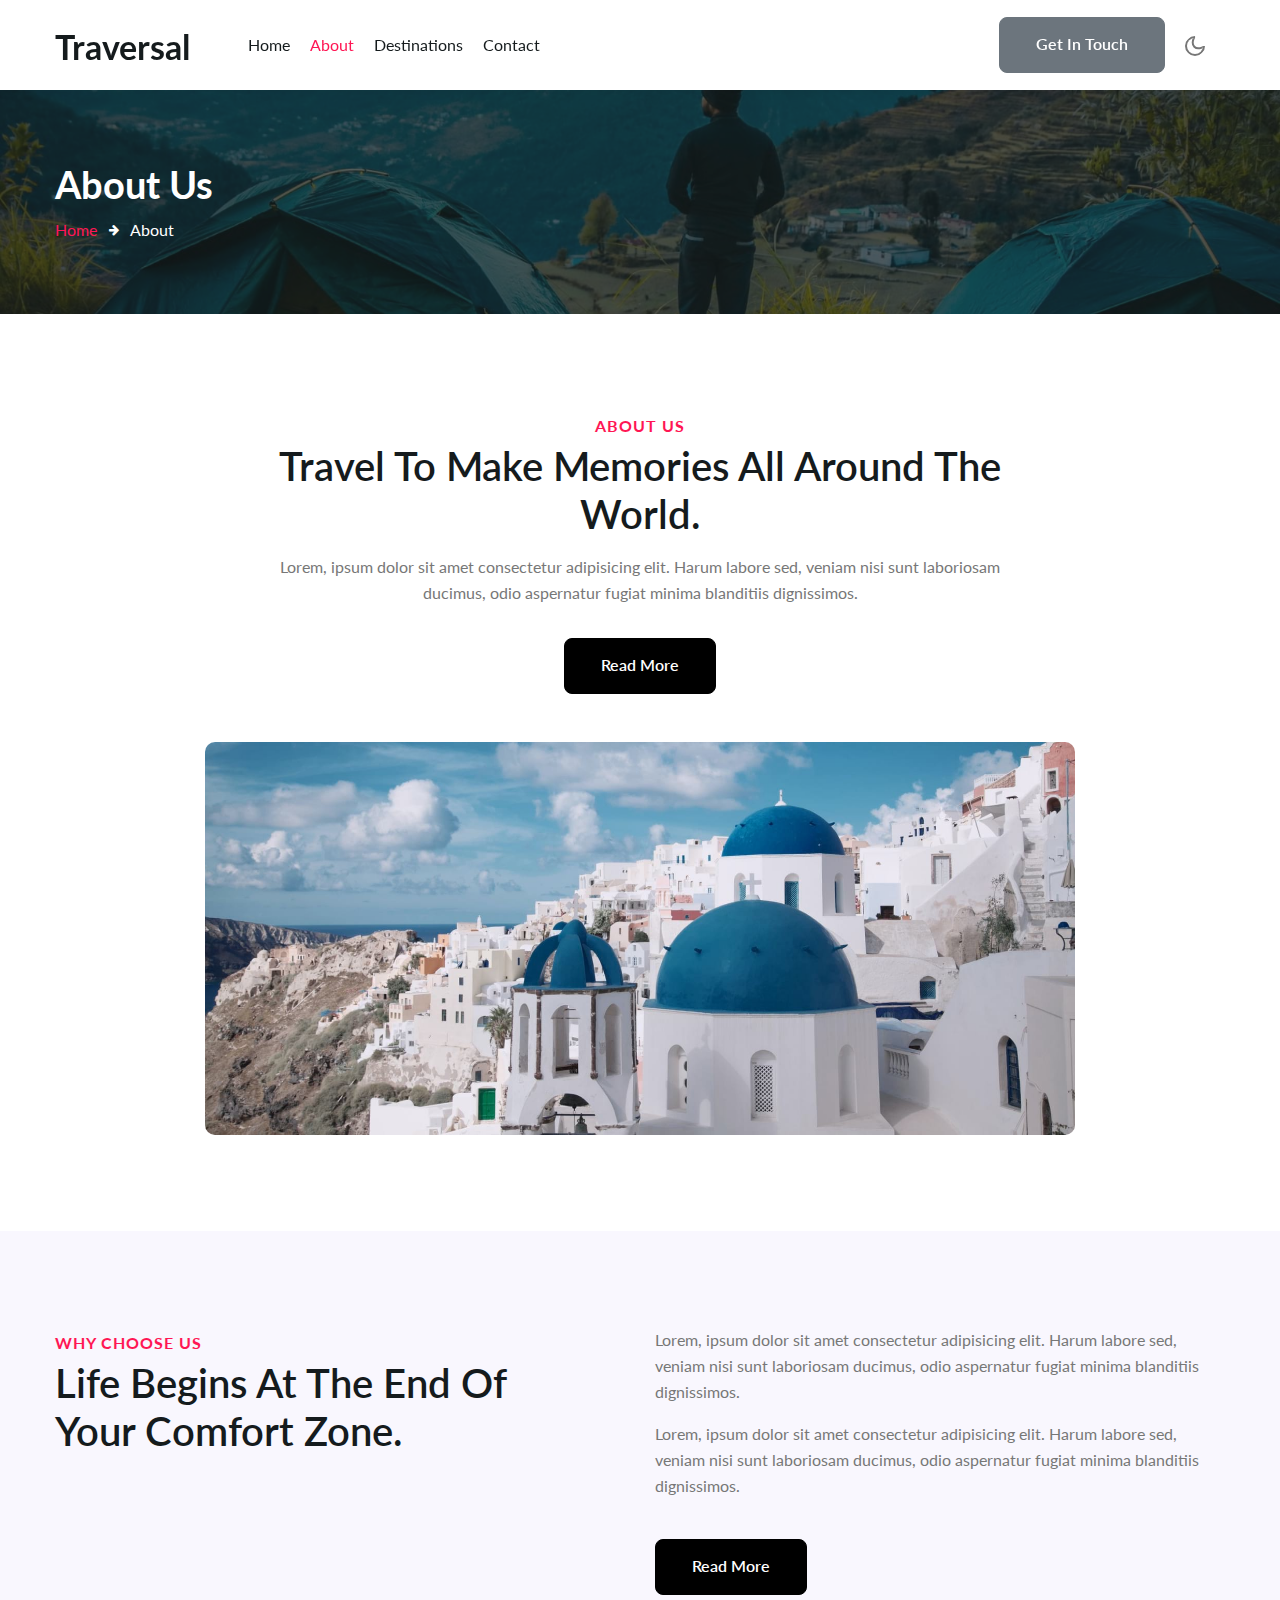
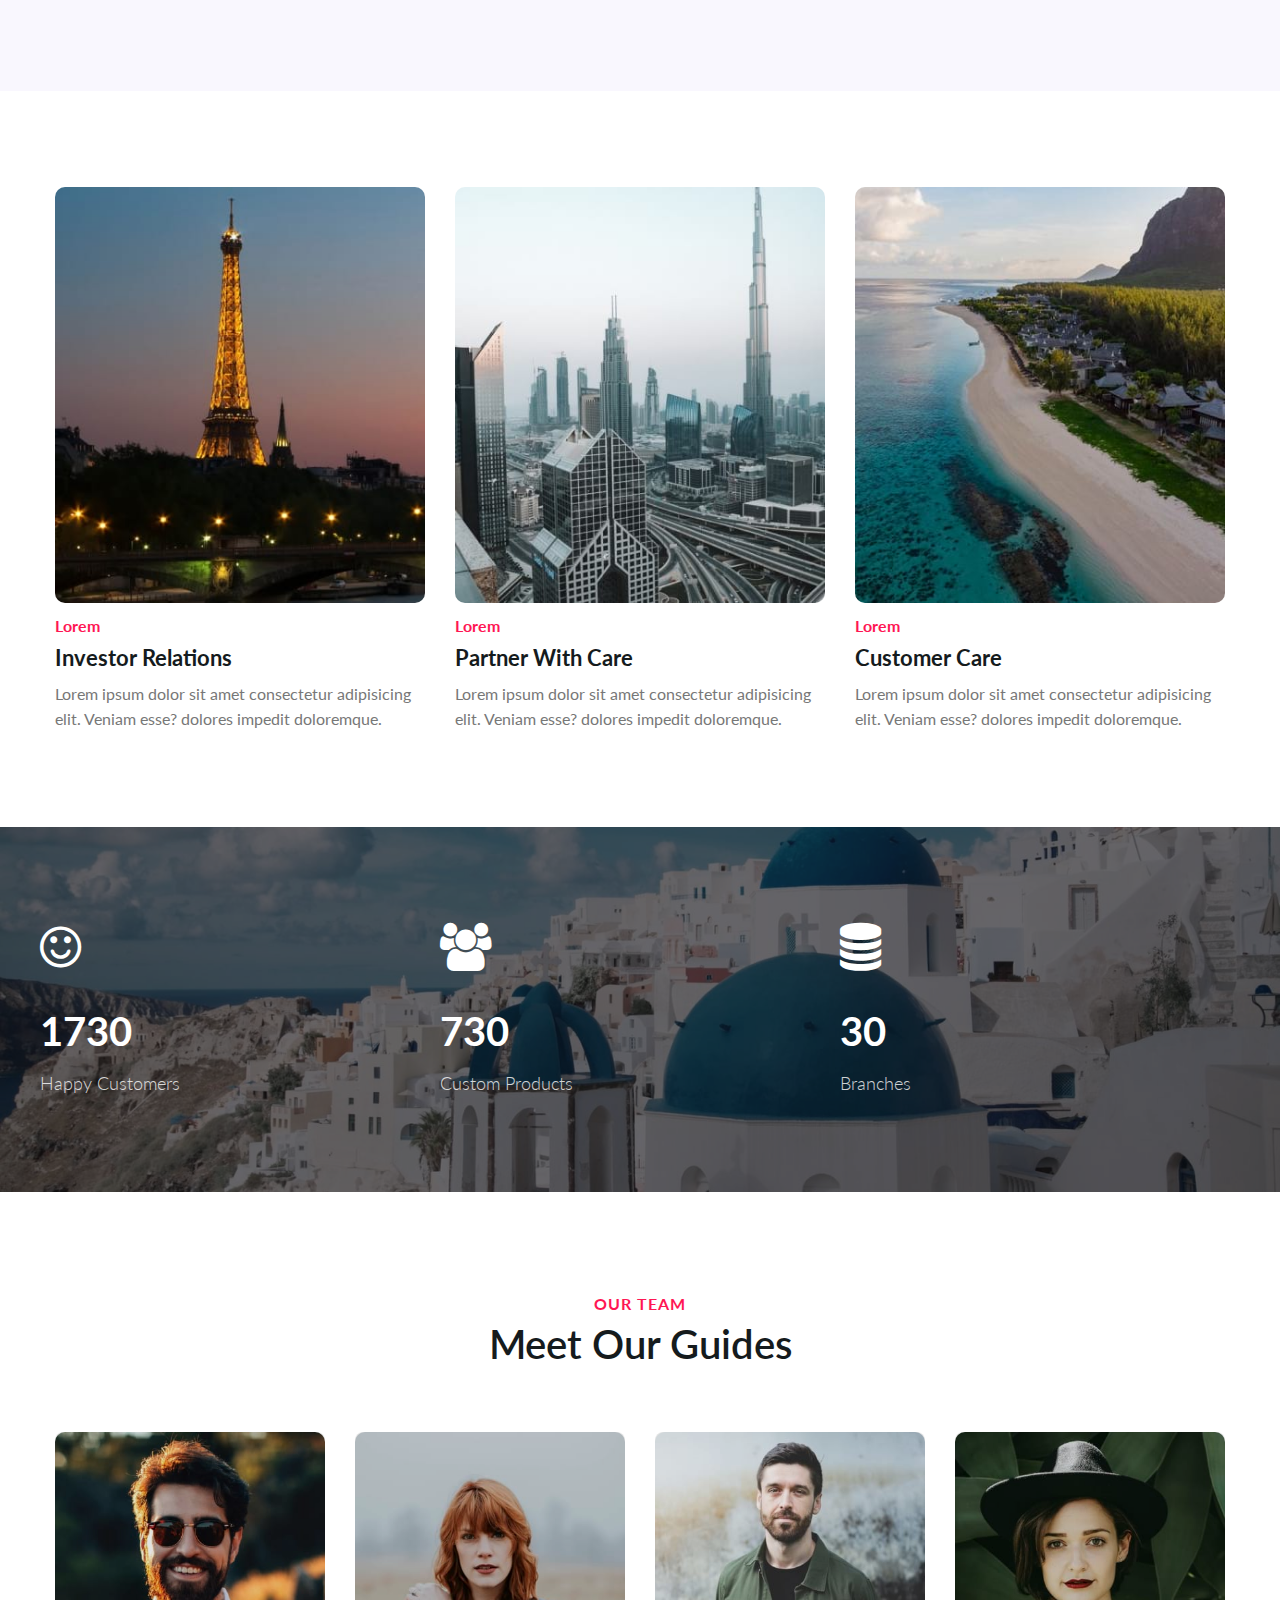
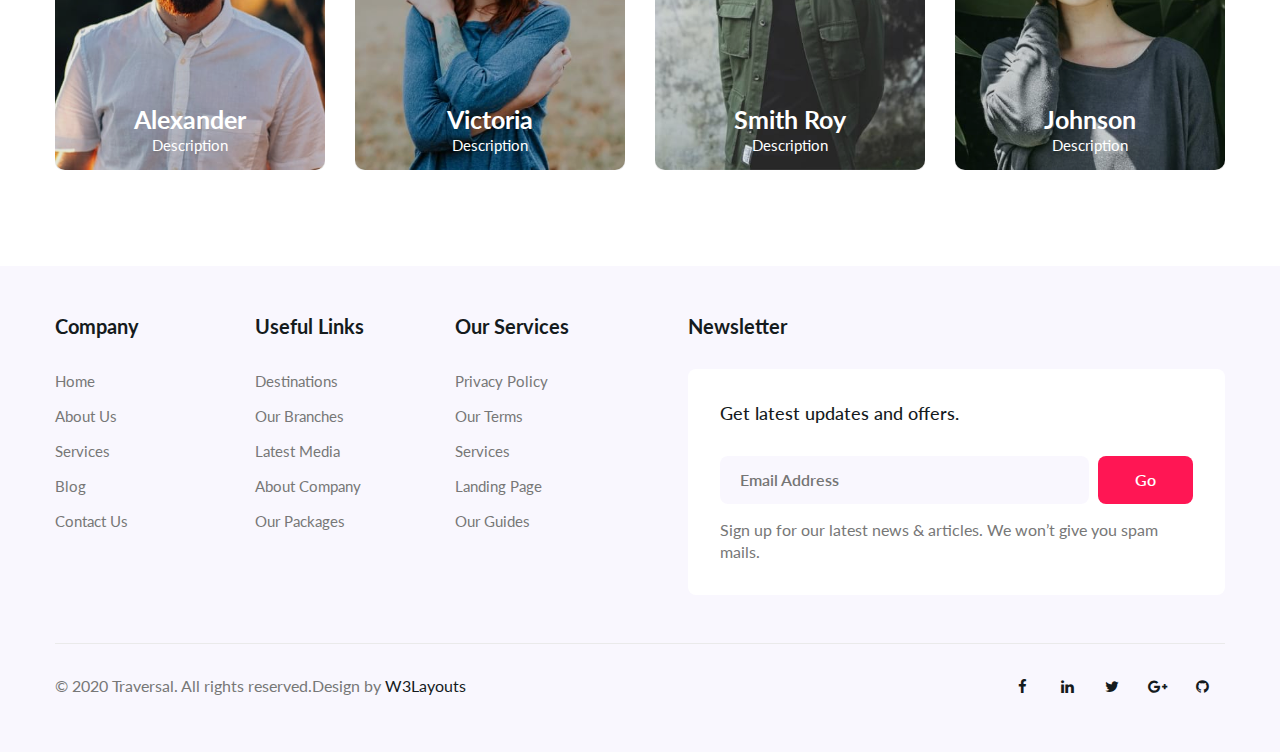
<file: wwwroot/Thema/about.html>
<!--
Author: W3layouts
Author URL: http://w3layouts.com
-->
<!doctype html>
<html lang="zxx">

<head>
  <!-- Required meta tags -->
  <meta charset="utf-8">
  <meta name="viewport" content="width=device-width, initial-scale=1, shrink-to-fit=no">
  <title>Traversal Travel Category Bootstrap Responsive Template | About :: W3layouts</title>
  <!-- google fonts -->
  <link href="//fonts.googleapis.com/css2?family=Montserrat:wght@300;400;600;700&display=swap" rel="stylesheet">
  <link href="//fonts.googleapis.com/css2?family=Lato:ital,wght@0,300;0,400;0,700;1,400&display=swap"
    rel="stylesheet">
  <!-- google fonts -->
  <!-- Template CSS -->
  <link rel="stylesheet" href="assets/css/style-starter.css">
  <!-- Template CSS -->
</head>

<body>
  <!--header-->
  <header id="site-header" class="fixed-top">
    <div class="container">
      <nav class="navbar navbar-expand-lg stroke">
        <h1><a class="navbar-brand mr-lg-5" href="index.html">
            Traversal
          </a></h1>
        <!-- if logo is image enable this   
      <a class="navbar-brand" href="#index.html">
          <img src="image-path" alt="Your logo" title="Your logo" style="height:35px;" />
      </a> -->
        <button class="navbar-toggler  collapsed bg-gradient" type="button" data-toggle="collapse"
          data-target="#navbarTogglerDemo02" aria-controls="navbarTogglerDemo02" aria-expanded="false"
          aria-label="Toggle navigation">
          <span class="navbar-toggler-icon fa icon-expand fa-bars"></span>
          <span class="navbar-toggler-icon fa icon-close fa-times"></span>
          </span>
        </button>

        <div class="collapse navbar-collapse" id="navbarTogglerDemo02">
          <ul class="navbar-nav mr-auto">
            <li class="nav-item">
              <a class="nav-link" href="index.html">Home <span class="sr-only">(current)</span></a>
            </li>
            <li class="nav-item active">
              <a class="nav-link" href="about.html">About</a>
            </li>
            <li class="nav-item">
              <a class="nav-link" href="services.html">Destinations</a>
            </li>
   
            <li class="nav-item">
              <a class="nav-link" href="contact.html">Contact</a>
            </li>

          </ul>
        </div>
        <div class="d-lg-block d-none">
          <a href="contact.html" class="btn btn-style btn-secondary">Get In Touch</a>
        </div>
        <!-- toggle switch for light and dark theme -->
        <div class="mobile-position">
          <nav class="navigation">
            <div class="theme-switch-wrapper">
              <label class="theme-switch" for="checkbox">
                <input type="checkbox" id="checkbox">
                <div class="mode-container">
                  <i class="gg-sun"></i>
                  <i class="gg-moon"></i>
                </div>
              </label>
            </div>
          </nav>
        </div>
        <!-- //toggle switch for light and dark theme -->
      </nav>
    </div>
  </header>
  <!-- //header -->
  <!-- about breadcrumb -->
  <section class="w3l-about-breadcrumb text-left">
    <div class="breadcrumb-bg breadcrumb-bg-about py-sm-5 py-4">
      <div class="container py-2">
        <h2 class="title">About Us</h2>
        <ul class="breadcrumbs-custom-path mt-2">
          <li><a href="#url">Home</a></li>
          <li class="active"><span class="fa fa-arrow-right mx-2" aria-hidden="true"></span> About </li>
        </ul>
      </div>
    </div>
  </section>
  <!-- //about breadcrumb -->
  <!-- /about-6-->
  <section class="w3l-cta4 py-5">
      <div class="container py-lg-5">
        <div class="ab-section text-center">
          <h6 class="sub-title">About Us</h6>
          <h3 class="hny-title">Travel to make memories all around the world.</h3>
          <p class="py-3 mb-3">Lorem, ipsum dolor sit amet consectetur adipisicing elit. Harum labore sed, veniam nisi sunt laboriosam ducimus, odio
            aspernatur fugiat minima blanditiis dignissimos.</p>
            <a href="services.html" class="btn btn-style btn-primary">Read More</a>
        </div>
        <div class="row mt-5">
          <div class="col-md-9 mx-auto">
            <img src="assets/images/banner3.jpg" class="img-fluid" alt="">
          </div>
        </div>
      </div>
  </section>
  <!-- //about-6-->
   <!-- /content-6-->
   <section class="w3l-content-6 py-5">
    <div class="container py-lg-5">
      <div class="row">
        <div class="col-lg-6 content-6-left pr-lg-5">
          <h6 class="sub-title">Why Choose Us</h6>
          <h3 class="hny-title">Life begins at the end of your comfort zone.</h3>
        </div>
        <div class="col-lg-6 content-6-right mt-lg-0 mt-4">
          <p class="mb-3">Lorem, ipsum dolor sit amet consectetur adipisicing elit. Harum labore sed, veniam nisi sunt laboriosam ducimus, odio
            aspernatur fugiat minima blanditiis dignissimos.</p>
            <p class="mb-3">Lorem, ipsum dolor sit amet consectetur adipisicing elit. Harum labore sed, veniam nisi sunt laboriosam ducimus, odio
              aspernatur fugiat minima blanditiis dignissimos.</p>
              <a href="services.html" class="btn btn-style btn-primary mt-4">Read More</a>
        </div>
      </div>
    </div>
</section>
<!-- //content-6-->
<section class="w3l-grids1">
  <div class="hny-three-grids py-5">
    <div class="container py-lg-5">
      <div class="row">
        <div class="col-md-4 col-sm-6 mt-0 grids5-info">
          <a href="#url"><img src="assets/images/g1.jpg" class="img-fluid" alt=""></a>
          <h5>Lorem</h5>
          <h4><a href="#url">Investor Relations</a></h4>
          <p>Lorem ipsum dolor sit amet consectetur adipisicing elit. Veniam esse? dolores impedit doloremque.</p>
        </div>
        <div class="col-md-4 col-sm-6 mt-sm-0 mt-5 grids5-info">
          <a href="#url"><img src="assets/images/g2.jpg" class="img-fluid" alt=""></a>
          <h5>Lorem</h5>
          <h4><a href="#url"> 
            Partner With Care</a></h4>
          <p>Lorem ipsum dolor sit amet consectetur adipisicing elit. Veniam esse? dolores impedit doloremque.</p>
        </div>
        <div class="col-md-4 col-sm-6 mt-md-0 mt-5 grids5-info">
          <a href="#url"><img src="assets/images/g3.jpg" class="img-fluid" alt=""></a>
          <h5>Lorem</h5>
          <h4><a href="#url">Customer Care</a></h4>
          <p>Lorem ipsum dolor sit amet consectetur adipisicing elit. Veniam esse? dolores impedit doloremque.</p>
        </div>
      </div>
    </div>
  </div>
</section>
  <!-- stats -->
  <section class="w3l-statshny py-5" id="stats">
    <div class="container py-lg-5 py-md-4">
      <div class="w3-stats-inner-info">
        <div class="row">
          <div class="col-lg-4 col-6 stats_info counter_grid text-left">
            <span class="fa fa-smile-o"></span>
            <p class="counter">1730</p>
            <h4>Happy Customers</h4>
          </div>
          <div class="col-lg-4 col-6 stats_info counter_grid1 text-left">
            <span class="fa fa-users"></span>
            <p class="counter">730</p>
            <h4>Custom Products</h4>
          </div>
          <div class="col-lg-4 col-6 stats_info counter_grid mt-lg-0 mt-5 text-left">
            <span class="fa fa-database"></span>
            <p class="counter">30</p>
            <h4>branches</h4>
          </div>
        </div>
      </div>
    </div>
  </section>
  <!-- //stats -->
  <!-- team -->
  <section class="w3l-team" id="team">
    <div class="team-block py-5">
      <div class="container py-lg-5">
        <div class="title-content text-center mb-lg-3 mb-4">
          <h6 class="sub-title">Our team</h6>
          <h3 class="hny-title">Meet our Guides</h3>
        </div>
        <div class="row">
          <div class="col-lg-3 col-6 mt-lg-5 mt-4">
            <div class="box16">
              <a href="#url"><img src="assets/images/team1.jpg" alt="" class="img-fluid" /></a>
              <div class="box-content">
                <h3 class="title"><a href="#url">Alexander</a></h3>
                <span class="post">Description</span>
                <ul class="social">
                  <li>
                    <a href="#" class="facebook">
                      <span class="fa fa-facebook-f"></span>
                    </a>
                  </li>
                  <li>
                    <a href="#" class="twitter">
                      <span class="fa fa-twitter"></span>
                    </a>
                  </li>
                </ul>
              </div>
            </div>
          </div>
          <div class="col-lg-3 col-6 mt-lg-5 mt-4">
            <div class="box16">
              <a href="#url"><img src="assets/images/team2.jpg" alt="" class="img-fluid" /></a>
              <div class="box-content">
                <h3 class="title"><a href="#url">Victoria</a></h3>
                <span class="post">Description</span>
                <ul class="social">
                  <li>
                    <a href="#" class="facebook">
                      <span class="fa fa-facebook-f"></span>
                    </a>
                  </li>
                  <li>
                    <a href="#" class="twitter">
                      <span class="fa fa-twitter"></span>
                    </a>
                  </li>
                </ul>
              </div>
            </div>
          </div>
          <div class="col-lg-3 col-6 mt-lg-5 mt-4">
            <div class="box16">
              <a href="#url"><img src="assets/images/team3.jpg" alt="" class="img-fluid" /></a>
              <div class="box-content">
                <h3 class="title"><a href="#url">Smith roy</a></h3>
                <span class="post">Description</a></span>
                <ul class="social">
                  <li>
                    <a href="#" class="facebook">
                      <span class="fa fa-facebook-f"></span>
                    </a>
                  </li>
                  <li>
                    <a href="#" class="twitter">
                      <span class="fa fa-twitter"></span>
                    </a>
                  </li>
                </ul>
              </div>
            </div>
          </div>
          <div class="col-lg-3 col-6 mt-lg-5 mt-4">
            <div class="box16">
              <a href="#url"><img src="assets/images/team4.jpg" alt="" class="img-fluid" /></a>
              <div class="box-content">
                <h3 class="title"><a href="#url">Johnson</a></h3>
                <span class="post">Description</a></span>
                <ul class="social">
                  <li>
                    <a href="#" class="facebook">
                      <span class="fa fa-facebook-f"></span>
                    </a>
                  </li>
                  <li>
                    <a href="#" class="twitter">
                      <span class="fa fa-twitter"></span>
                    </a>
                  </li>
                </ul>
              </div>
            </div>
          </div>
        </div>
      </div>
    </div>
  </section>
  <!-- //team -->

  <!--/w3l-footer-29-main-->
  <footer>
    <!-- footer -->
    <section class="w3l-footer">
      <div class="w3l-footer-16-main py-5">
        <div class="container">
          <div class="row">
            <div class="col-lg-6 column">
              <div class="row">
                <div class="col-md-4 column">
                  <h3>Company</h3>
                  <ul class="footer-gd-16">
                    <li><a href="index.html">Home</a></li>
                    <li><a href="about.html">About Us</a></li>
                    <li><a href="services.html">Services</a></li>
                    <li><a href="blog.html">Blog</a></li>
                    <li><a href="contact.html">Contact Us</a></li>
                  </ul>
                </div>
                <div class="col-md-4 column mt-md-0 mt-4">
                  <h3>Useful Links</h3>
                  <ul class="footer-gd-16">
                    <li><a href="#url">Destinations</a></li>
                    <li><a href="#url">Our Branches</a></li>
                    <li><a href="#url">Latest Media</a></li>
                    <li><a href="about.html">About Company</a></li>
                    <li><a href="#url">Our Packages</a></li>
                  </ul>
                </div>
                <div class="col-md-4 column mt-md-0 mt-4">
                  <h3>Our Services</h3>
                  <ul class="footer-gd-16">
                    <li><a href="#url">Privacy Policy</a></li>
                    <li><a href="#url">Our Terms</a></li>
                    <li><a href="services.html">Services</a></li>
                    <li><a href="landing-single.html">Landing Page</a></li>
                    <li><a href="#url">Our Guides</a></li>
                  </ul>
                </div>
              </div>
            </div>
            <div class="col-lg-6 col-md-12 column pl-lg-5 column4 mt-lg-0 mt-5">
              <h3>Newsletter </h3>
              <div class="end-column">
                <h4>Get latest updates and offers.</h4>
                <form action="#" class="subscribe" method="post">
                  <input type="email" name="email" placeholder="Email Address" required="">
                  <button type="submit">Go</button>
                </form>
                <p>Sign up for our latest news & articles. We won’t give you spam mails.</p>
              </div>
            </div>
          </div>
          <div class="d-flex below-section justify-content-between align-items-center pt-4 mt-5">
            <div class="columns text-lg-left text-center">
              <p>&copy; 2020 Traversal. All rights reserved.Design by <a href="https://w3layouts.com/" target="_blank">
                W3Layouts</a>
              </p>
            </div>
            <div class="columns-2 mt-lg-0 mt-3">
              <ul class="social">
                <li><a href="#facebook"><span class="fa fa-facebook" aria-hidden="true"></span></a>
                </li>
                <li><a href="#linkedin"><span class="fa fa-linkedin" aria-hidden="true"></span></a>
                </li>
                <li><a href="#twitter"><span class="fa fa-twitter" aria-hidden="true"></span></a>
                </li>
                <li><a href="#google"><span class="fa fa-google-plus" aria-hidden="true"></span></a>
                </li>
                <li><a href="#github"><span class="fa fa-github" aria-hidden="true"></span></a>
                </li>
              </ul>
            </div>
          </div>
        </div>
      </div>
  
      <!-- move top -->
      <button onclick="topFunction()" id="movetop" title="Go to top">
        <span class="fa fa-angle-up"></span>
      </button>
      <script>
        // When the user scrolls down 20px from the top of the document, show the button
        window.onscroll = function () {
          scrollFunction()
        };
  
        function scrollFunction() {
          if (document.body.scrollTop > 20 || document.documentElement.scrollTop > 20) {
            document.getElementById("movetop").style.display = "block";
          } else {
            document.getElementById("movetop").style.display = "none";
          }
        }
  
        // When the user clicks on the button, scroll to the top of the document
        function topFunction() {
          document.body.scrollTop = 0;
          document.documentElement.scrollTop = 0;
        }
      </script>
      <!-- //move top -->
      <script>
        $(function () {
          $('.navbar-toggler').click(function () {
            $('body').toggleClass('noscroll');
          })
        });
      </script>
    </section>
    <!-- //footer -->
  </footer>
  <!-- Template JavaScript -->
  <script src="assets/js/jquery-3.3.1.min.js"></script>
  <script src="assets/js/theme-change.js"></script>
  <!-- stats number counter-->
  <script src="assets/js/jquery.waypoints.min.js"></script>
  <script src="assets/js/jquery.countup.js"></script>
  <script>
    $('.counter').countUp();
  </script>
  <!-- //stats number counter -->
  <!--/MENU-JS-->
  <script>
    $(window).on("scroll", function () {
      var scroll = $(window).scrollTop();

      if (scroll >= 80) {
        $("#site-header").addClass("nav-fixed");
      } else {
        $("#site-header").removeClass("nav-fixed");
      }
    });

    //Main navigation Active Class Add Remove
    $(".navbar-toggler").on("click", function () {
      $("header").toggleClass("active");
    });
    $(document).on("ready", function () {
      if ($(window).width() > 991) {
        $("header").removeClass("active");
      }
      $(window).on("resize", function () {
        if ($(window).width() > 991) {
          $("header").removeClass("active");
        }
      });
    });
  </script>
  <!--//MENU-JS-->

  <script src="assets/js/bootstrap.min.js"></script>

</body>

</html>
</file>
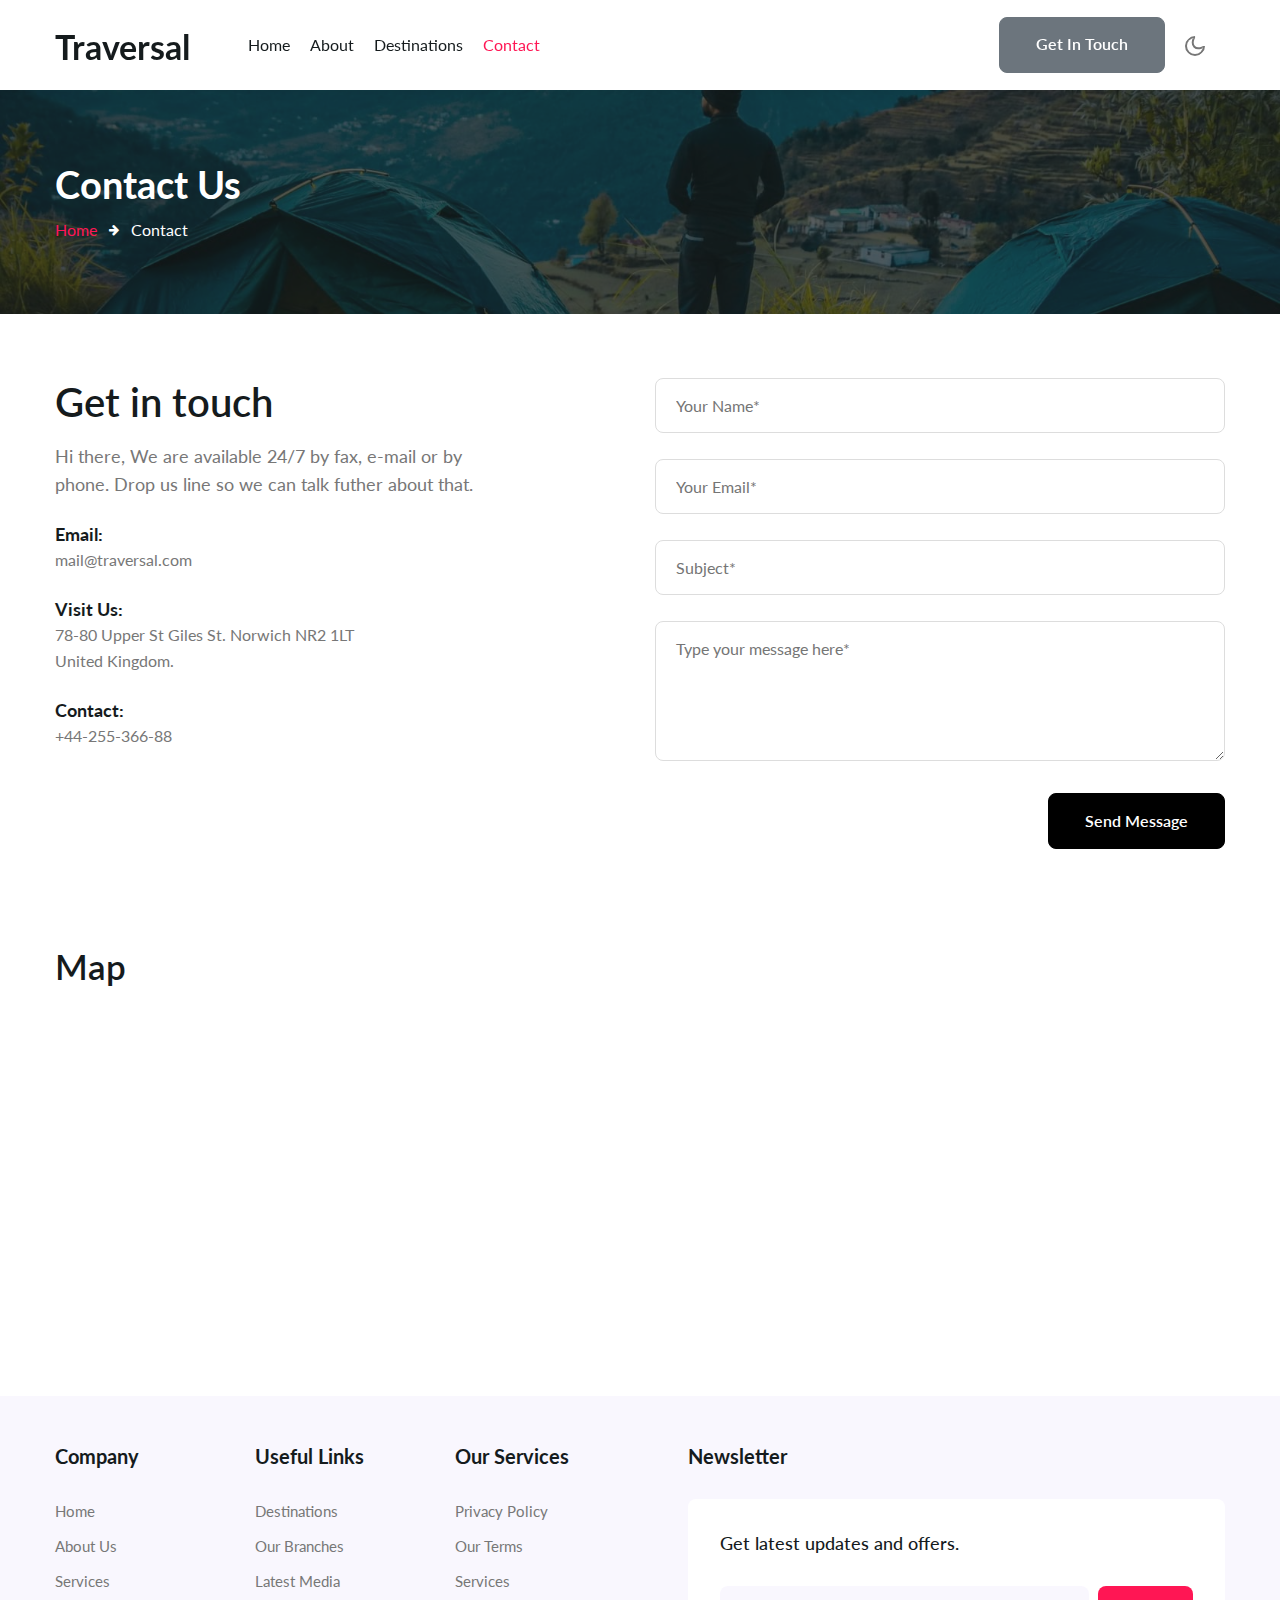
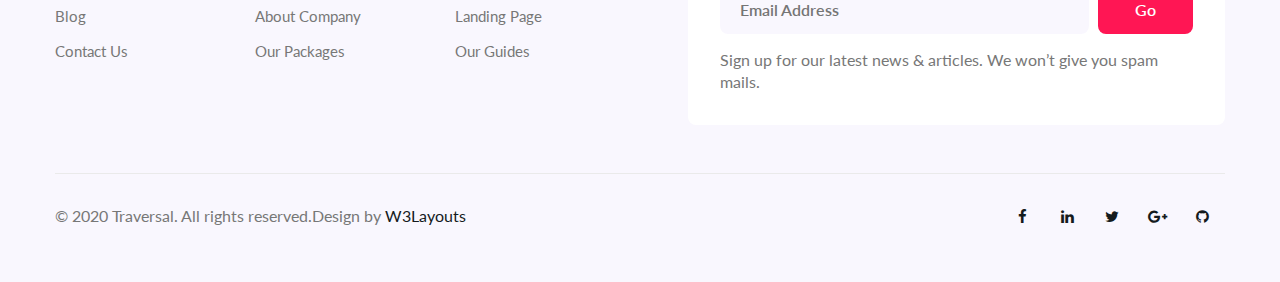
<file: wwwroot/Thema/contact.html>
<!--
Author: W3layouts
Author URL: http://w3layouts.com
-->
<!doctype html>
<html lang="zxx">

<head>
  <!-- Required meta tags -->
  <meta charset="utf-8">
  <meta name="viewport" content="width=device-width, initial-scale=1, shrink-to-fit=no">
  <title>Traversal Travel Category Bootstrap Responsive Template | Contact :: W3layouts</title>
  <!-- google fonts -->
  <link href="//fonts.googleapis.com/css2?family=Montserrat:wght@300;400;600;700&display=swap" rel="stylesheet">
  <link href="//fonts.googleapis.com/css2?family=Lato:ital,wght@0,300;0,400;0,700;1,400&display=swap"
    rel="stylesheet">
  <!-- google fonts -->
  <!-- Template CSS -->
  <link rel="stylesheet" href="assets/css/style-starter.css">
  <!-- Template CSS -->
</head>

<body>
  <!--header-->
  <header id="site-header" class="fixed-top">
    <div class="container">
      <nav class="navbar navbar-expand-lg stroke">
        <h1><a class="navbar-brand mr-lg-5" href="index.html">
            Traversal
          </a></h1>
        <!-- if logo is image enable this   
      <a class="navbar-brand" href="#index.html">
          <img src="image-path" alt="Your logo" title="Your logo" style="height:35px;" />
      </a> -->
        <button class="navbar-toggler  collapsed bg-gradient" type="button" data-toggle="collapse"
          data-target="#navbarTogglerDemo02" aria-controls="navbarTogglerDemo02" aria-expanded="false"
          aria-label="Toggle navigation">
          <span class="navbar-toggler-icon fa icon-expand fa-bars"></span>
          <span class="navbar-toggler-icon fa icon-close fa-times"></span>
          </span>
        </button>

        <div class="collapse navbar-collapse" id="navbarTogglerDemo02">
          <ul class="navbar-nav mr-auto">
            <li class="nav-item">
              <a class="nav-link" href="index.html">Home <span class="sr-only">(current)</span></a>
            </li>
            <li class="nav-item">
              <a class="nav-link" href="about.html">About</a>
            </li>
            <li class="nav-item">
              <a class="nav-link" href="services.html">Destinations</a>
            </li>
 
            <li class="nav-item active">
              <a class="nav-link" href="contact.html">Contact</a>
            </li>

          </ul>
        </div>
        <div class="d-lg-block d-none">
          <a href="contact.html" class="btn btn-style btn-secondary">Get In Touch</a>
        </div>
        <!-- toggle switch for light and dark theme -->
        <div class="mobile-position">
          <nav class="navigation">
            <div class="theme-switch-wrapper">
              <label class="theme-switch" for="checkbox">
                <input type="checkbox" id="checkbox">
                <div class="mode-container">
                  <i class="gg-sun"></i>
                  <i class="gg-moon"></i>
                </div>
              </label>
            </div>
          </nav>
        </div>
        <!-- //toggle switch for light and dark theme -->
      </nav>
    </div>
  </header>
  <!-- //header -->
  <!-- about breadcrumb -->
  <section class="w3l-about-breadcrumb text-left">
    <div class="breadcrumb-bg breadcrumb-bg-about py-sm-5 py-4">
      <div class="container py-2">
        <h2 class="title">Contact Us</h2>
        <ul class="breadcrumbs-custom-path mt-2">
          <li><a href="#url">Home</a></li>
          <li class="active"><span class="fa fa-arrow-right mx-2" aria-hidden="true"></span> Contact </li>
        </ul>
      </div>
    </div>
  </section>
  <!-- //about breadcrumb -->
<!-- contact-form -->
<section class="w3l-contact" id="contact">
  <div class="contact-infubd py-5">
    <div class="container py-lg-3">
      <div class="contact-grids row">
        <div class="col-lg-6 contact-left">
          <div class="partners">
            <div class="cont-details">
              <h5>Get in touch</h5>
              <p class="mt-3 mb-4">Hi there, We are available 24/7 by fax, e-mail or by phone. Drop us line so we can talk
                futher about that.</p>
            </div>
            <div class="hours">
              <h6 class="mt-4">Email:</h6>
              <p> <a href="mailto:mail@traversal.com">
                mail@traversal.com</a></p>
              <h6 class="mt-4">Visit Us:</h6>
              <p> 78-80 Upper St Giles St. Norwich NR2 1LT United Kingdom.</p>
              <h6 class="mt-4">Contact:</h6>
              <p class="margin-top"><a href="tel:+44-255-366-88">+44-255-366-88</a></p>
            </div>
          </div>
        </div>
        <div class="col-lg-6 mt-lg-0 mt-5 contact-right">
          <form action="https://sendmail.w3layouts.com/submitForm" method="post" class="signin-form">
            <div class="input-grids">
              <div class="form-group">
                <input type="text" name="w3lName" id="w3lName" placeholder="Your Name*" class="contact-input" />
              </div>
              <div class="form-group">
                <input type="email" name="w3lSender" id="w3lSender" placeholder="Your Email*" class="contact-input" required="" />
              </div>
              <div class="form-group">
                <input type="text" name="w3lSubect" id="w3lSubect" placeholder="Subject*" class="contact-input" />
              </div>
            </div>
            <div class="form-group">
              <textarea name="w3lMessage" id="w3lMessage" placeholder="Type your message here*" required=""></textarea>
            </div>
            <div class="text-right">
              <button class="btn btn-style btn-primary">Send Message</button>
            </div>
          </form>
        </div>

      </div>
      <div class="map mt-5 pt-md-5">
        <h5>Map</h5>
        <iframe
          src="https://www.google.com/maps/embed?pb=!1m18!1m12!1m3!1d387145.86654334463!2d-74.25818682528057!3d40.70531100753592!2m3!1f0!2f0!3f0!3m2!1i1024!2i768!4f13.1!3m3!1m2!1s0x89c24fa5d33f083b%3A0xc80b8f06e177fe62!2sNew+York%2C+NY%2C+USA!5e0!3m2!1sen!2sin!4v1493028309728"
          style="border:0" allowfullscreen=""></iframe>
      </div>
    </div>
</section>
<!-- /contact-form -->

  <!--/w3l-footer-29-main-->
  <footer>
    <!-- footer -->
    <section class="w3l-footer">
      <div class="w3l-footer-16-main py-5">
        <div class="container">
          <div class="row">
            <div class="col-lg-6 column">
              <div class="row">
                <div class="col-md-4 column">
                  <h3>Company</h3>
                  <ul class="footer-gd-16">
                    <li><a href="index.html">Home</a></li>
                    <li><a href="about.html">About Us</a></li>
                    <li><a href="services.html">Services</a></li>
                    <li><a href="blog.html">Blog</a></li>
                    <li><a href="contact.html">Contact Us</a></li>
                  </ul>
                </div>
                <div class="col-md-4 column mt-md-0 mt-4">
                  <h3>Useful Links</h3>
                  <ul class="footer-gd-16">
                    <li><a href="#url">Destinations</a></li>
                    <li><a href="#url">Our Branches</a></li>
                    <li><a href="#url">Latest Media</a></li>
                    <li><a href="about.html">About Company</a></li>
                    <li><a href="#url">Our Packages</a></li>
                  </ul>
                </div>
                <div class="col-md-4 column mt-md-0 mt-4">
                  <h3>Our Services</h3>
                  <ul class="footer-gd-16">
                    <li><a href="#url">Privacy Policy</a></li>
                    <li><a href="#url">Our Terms</a></li>
                    <li><a href="services.html">Services</a></li>
                    <li><a href="landing-single.html">Landing Page</a></li>
                    <li><a href="#url">Our Guides</a></li>
                  </ul>
                </div>
              </div>
            </div>
            <div class="col-lg-6 col-md-12 column pl-lg-5 column4 mt-lg-0 mt-5">
              <h3>Newsletter </h3>
              <div class="end-column">
                <h4>Get latest updates and offers.</h4>
                <form action="#" class="subscribe" method="post">
                  <input type="email" name="email" placeholder="Email Address" required="">
                  <button type="submit">Go</button>
                </form>
                <p>Sign up for our latest news & articles. We won’t give you spam mails.</p>
              </div>
            </div>
          </div>
          <div class="d-flex below-section justify-content-between align-items-center pt-4 mt-5">
            <div class="columns text-lg-left text-center">
              <p>&copy; 2020 Traversal. All rights reserved.Design by <a href="https://w3layouts.com/" target="_blank">
                W3Layouts</a>
              </p>
            </div>
            <div class="columns-2 mt-lg-0 mt-3">
              <ul class="social">
                <li><a href="#facebook"><span class="fa fa-facebook" aria-hidden="true"></span></a>
                </li>
                <li><a href="#linkedin"><span class="fa fa-linkedin" aria-hidden="true"></span></a>
                </li>
                <li><a href="#twitter"><span class="fa fa-twitter" aria-hidden="true"></span></a>
                </li>
                <li><a href="#google"><span class="fa fa-google-plus" aria-hidden="true"></span></a>
                </li>
                <li><a href="#github"><span class="fa fa-github" aria-hidden="true"></span></a>
                </li>
              </ul>
            </div>
          </div>
        </div>
      </div>
  
      <!-- move top -->
      <button onclick="topFunction()" id="movetop" title="Go to top">
        <span class="fa fa-angle-up"></span>
      </button>
      <script>
        // When the user scrolls down 20px from the top of the document, show the button
        window.onscroll = function () {
          scrollFunction()
        };
  
        function scrollFunction() {
          if (document.body.scrollTop > 20 || document.documentElement.scrollTop > 20) {
            document.getElementById("movetop").style.display = "block";
          } else {
            document.getElementById("movetop").style.display = "none";
          }
        }
  
        // When the user clicks on the button, scroll to the top of the document
        function topFunction() {
          document.body.scrollTop = 0;
          document.documentElement.scrollTop = 0;
        }
      </script>
      <!-- //move top -->
      <script>
        $(function () {
          $('.navbar-toggler').click(function () {
            $('body').toggleClass('noscroll');
          })
        });
      </script>
    </section>
    <!-- //footer -->
  </footer>
  <!-- Template JavaScript -->
  <script src="assets/js/jquery-3.3.1.min.js"></script>
  <script src="assets/js/theme-change.js"></script>
  <!--/MENU-JS-->
  <script>
    $(window).on("scroll", function () {
      var scroll = $(window).scrollTop();

      if (scroll >= 80) {
        $("#site-header").addClass("nav-fixed");
      } else {
        $("#site-header").removeClass("nav-fixed");
      }
    });

    //Main navigation Active Class Add Remove
    $(".navbar-toggler").on("click", function () {
      $("header").toggleClass("active");
    });
    $(document).on("ready", function () {
      if ($(window).width() > 991) {
        $("header").removeClass("active");
      }
      $(window).on("resize", function () {
        if ($(window).width() > 991) {
          $("header").removeClass("active");
        }
      });
    });
  </script>
  <!--//MENU-JS-->

  <script src="assets/js/bootstrap.min.js"></script>

</body>

</html>
</file>
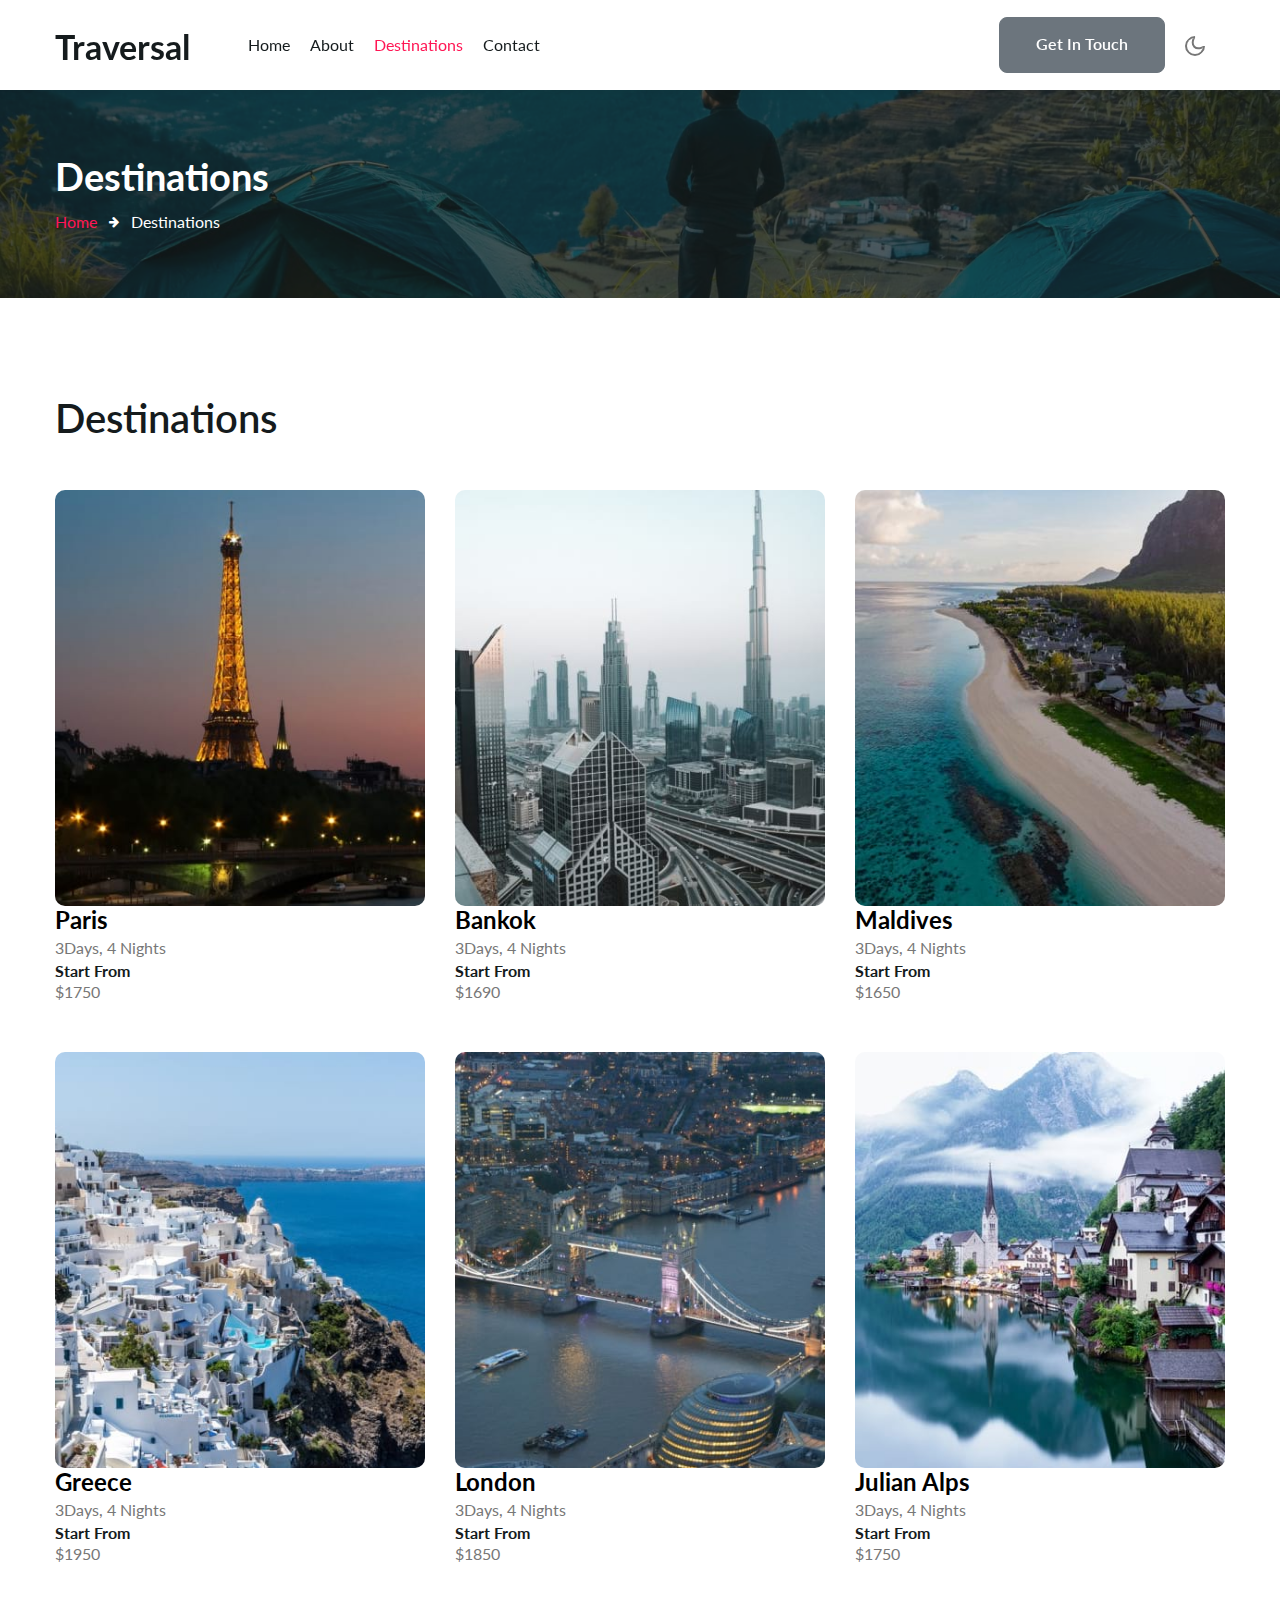
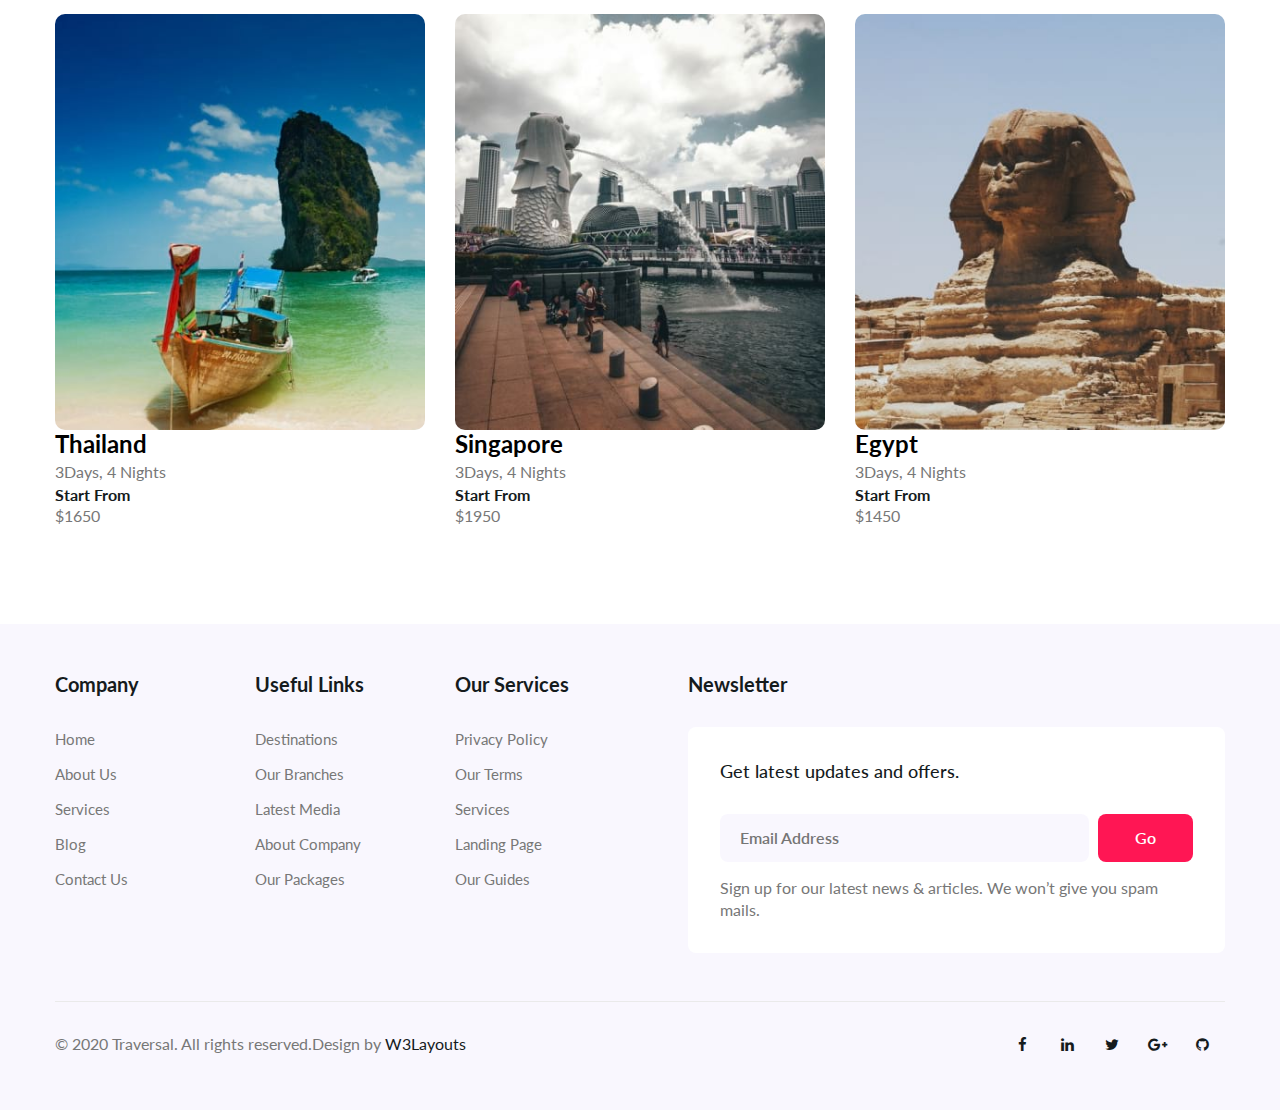
<file: wwwroot/Thema/services.html>
<!--
Author: W3layouts
Author URL: http://w3layouts.com
-->
<!doctype html>
<html lang="zxx">

<head>
  <!-- Required meta tags -->
  <meta charset="utf-8">
  <meta name="viewport" content="width=device-width, initial-scale=1, shrink-to-fit=no">
  <title>Traversal Travel Category Bootstrap Responsive Template | Destinations :: W3layouts</title>
  <!-- google fonts -->
  <link href="//fonts.googleapis.com/css2?family=Montserrat:wght@300;400;600;700&display=swap" rel="stylesheet">
  <link href="//fonts.googleapis.com/css2?family=Lato:ital,wght@0,300;0,400;0,700;1,400&display=swap"
    rel="stylesheet">
  <!-- google fonts -->
  <!-- Template CSS -->
  <link rel="stylesheet" href="assets/css/style-starter.css">
  <!-- Template CSS -->
</head>

<body>
  <!--header-->
  <header id="site-header" class="fixed-top">
    <div class="container">
      <nav class="navbar navbar-expand-lg stroke">
        <h1><a class="navbar-brand mr-lg-5" href="index.html">
            Traversal
          </a></h1>
        <!-- if logo is image enable this   
      <a class="navbar-brand" href="#index.html">
          <img src="image-path" alt="Your logo" title="Your logo" style="height:35px;" />
      </a> -->
        <button class="navbar-toggler  collapsed bg-gradient" type="button" data-toggle="collapse"
          data-target="#navbarTogglerDemo02" aria-controls="navbarTogglerDemo02" aria-expanded="false"
          aria-label="Toggle navigation">
          <span class="navbar-toggler-icon fa icon-expand fa-bars"></span>
          <span class="navbar-toggler-icon fa icon-close fa-times"></span>
          </span>
        </button>

        <div class="collapse navbar-collapse" id="navbarTogglerDemo02">
          <ul class="navbar-nav mr-auto">
            <li class="nav-item">
              <a class="nav-link" href="index.html">Home <span class="sr-only">(current)</span></a>
            </li>
            <li class="nav-item">
              <a class="nav-link" href="about.html">About</a>
            </li>
            <li class="nav-item active">
              <a class="nav-link" href="services.html">Destinations</a>
            </li>
           
            <li class="nav-item">
              <a class="nav-link" href="contact.html">Contact</a>
            </li>

          </ul>
        </div>
        <div class="d-lg-block d-none">
          <a href="contact.html" class="btn btn-style btn-secondary">Get In Touch</a>
        </div>
        <!-- toggle switch for light and dark theme -->
        <div class="mobile-position">
          <nav class="navigation">
            <div class="theme-switch-wrapper">
              <label class="theme-switch" for="checkbox">
                <input type="checkbox" id="checkbox">
                <div class="mode-container">
                  <i class="gg-sun"></i>
                  <i class="gg-moon"></i>
                </div>
              </label>
            </div>
          </nav>
        </div>
        <!-- //toggle switch for light and dark theme -->
      </nav>
    </div>
  </header>
  <!-- //header -->
  <!-- about breadcrumb -->
  <section class="w3l-about-breadcrumb text-left">
    <div class="breadcrumb-bg breadcrumb-bg-about py-sm-5 py-4">
      <div class="container">
        <h2 class="title">Destinations </h2>
        <ul class="breadcrumbs-custom-path mt-2">
          <li><a href="#url">Home</a></li>
          <li class="active"><span class="fa fa-arrow-right mx-2" aria-hidden="true"></span> Destinations </li>
        </ul>
      </div>
    </div>
  </section>
  <!-- //about breadcrumb -->
 <!--  Work gallery section -->
 <section class="grids-1 py-5">
  <div class="grids py-lg-5 py-md-4">
      <div class="container">
          <h3 class="hny-title mb-5">Destinations</h3>
          <div class="row">
              <div class="col-lg-4 col-md-4 col-6">
                  <div class="column">
                      <a href="blog-single.html"><img src="assets/images/g1.jpg" alt="" class="img-fluid"></a>
                      <div class="info">
                          <h4><a href="blog-single.html">Paris</a></h4>
                          <p>3Days, 4 Nights </p>
                          <div class="dst-btm">
                            <h6 class="">Start From </h6>
                            <span>$1750</span>
                          </div>
                      </div>
                  </div>
              </div>
              <div class="col-lg-4 col-md-4 col-6 mt-md-0">
                  <div class="column">
                      <a href="blog-single.html"><img src="assets/images/g2.jpg" alt="" class="img-fluid"></a>
                      <div class="info">
                          <h4><a href="blog-single.html">Bankok</a></h4>
                          <p>3Days, 4 Nights </p>
                          <div class="dst-btm">
                            <h6 class="">Start From </h6>
                            <span>$1690</span>
                          </div>
                      </div>
                  </div>
              </div>
              <div class="col-lg-4 col-md-4 col-6 mt-md-0 mt-4">
                  <div class="column">
                      <a href="blog-single.html"><img src="assets/images/g3.jpg" alt="" class="img-fluid"></a>
                      <div class="info">
                          <h4><a href="blog-single.html">Maldives</a></h4>
                          <p>3Days, 4 Nights </p>
                          <div class="dst-btm">
                            <h6 class="">Start From </h6>
                            <span>$1650</span>
                          </div>
                      </div>
                  </div>
              </div>
              <div class="col-lg-4 col-md-4 col-6 mt-lg-5 mt-4">
                  <div class="column">
                      <a href="blog-single.html"><img src="assets/images/g4.jpg" alt="" class="img-fluid"></a>
                      <div class="info">
                          <h4><a href="blog-single.html">Greece</a></h4>
                          <p>3Days, 4 Nights</p>
                          <div class="dst-btm">
                            <h6 class=""> Start From </h6>
                            <span>$1950</span>
                          </div>
                      </div>
                  </div>
              </div>
              <div class="col-lg-4 col-md-4 col-6 mt-lg-5 mt-4">
                  <div class="column">
                      <a href="blog-single.html"><img src="assets/images/g5.jpg" alt="" class="img-fluid"></a>
                      <div class="info">
                          <h4><a href="blog-single.html">London</a></h4>
                          <p>3Days, 4 Nights</p>
                          <div class="dst-btm">
                            <h6 class=""> Start From </h6>
                            <span>$1850</span>
                          </div>
                      </div>
                  </div>
              </div>
              <div class="col-lg-4 col-md-4 col-6 mt-lg-5 mt-4">
                  <div class="column">
                      <a href="blog-single.html"><img src="assets/images/g6.jpg" alt="" class="img-fluid"></a>
                      <div class="info">
                          <h4><a href="blog-single.html">Julian Alps</a></h4>
                          <p>3Days, 4 Nights</p>
                          <div class="dst-btm">
                          <h6 class=""> Start From </h6>
                          <span>$1750</span>
                        </div>
                      </div>
                  </div>
              </div>
              <div class="col-lg-4 col-md-4 col-6 mt-lg-5 mt-4">
                <div class="column">
                    <a href="blog-single.html"><img src="assets/images/g7.jpg" alt="" class="img-fluid"></a>
                    <div class="info">
                        <h4><a href="blog-single.html">Thailand</a></h4>
                        <p>3Days, 4 Nights</p>
                        <div class="dst-btm">
                          <h6 class=""> Start From </h6>
                          <span>$1650</span>
                        </div>
                    </div>
                </div>
            </div>
            <div class="col-lg-4 col-md-4 col-6 mt-lg-5 mt-4">
                <div class="column">
                    <a href="blog-single.html"><img src="assets/images/g8.jpg" alt="" class="img-fluid"></a>
                    <div class="info">
                        <h4><a href="blog-single.html">Singapore</a></h4>
                        <p>3Days, 4 Nights</p>
                        <div class="dst-btm">
                          <h6 class=""> Start From </h6>
                          <span>$1950</span>
                        </div>
                    </div>
                </div>
            </div>
            <div class="col-lg-4 col-md-4 col-6 mt-lg-5 mt-4">
                <div class="column">
                    <a href="blog-single.html"><img src="assets/images/g9.jpg" alt="" class="img-fluid"></a>
                    <div class="info">
                        <h4><a href="blog-single.html">Egypt</a></h4>
                        <p>3Days, 4 Nights</p>
                        <div class="dst-btm">
                        <h6 class=""> Start From </h6>
                        <span>$1450</span>
                      </div>
                    </div>
                </div>
            </div>
          </div>
      </div>
</div></section>
<!--  //Work gallery section -->
<!-- grids block 5 -->
  <!--/w3l-footer-29-main-->
  <footer>
    <!-- footer -->
    <section class="w3l-footer">
      <div class="w3l-footer-16-main py-5">
        <div class="container">
          <div class="row">
            <div class="col-lg-6 column">
              <div class="row">
                <div class="col-md-4 column">
                  <h3>Company</h3>
                  <ul class="footer-gd-16">
                    <li><a href="index.html">Home</a></li>
                    <li><a href="about.html">About Us</a></li>
                    <li><a href="services.html">Services</a></li>
                    <li><a href="blog.html">Blog</a></li>
                    <li><a href="contact.html">Contact Us</a></li>
                  </ul>
                </div>
                <div class="col-md-4 column mt-md-0 mt-4">
                  <h3>Useful Links</h3>
                  <ul class="footer-gd-16">
                    <li><a href="#url">Destinations</a></li>
                    <li><a href="#url">Our Branches</a></li>
                    <li><a href="#url">Latest Media</a></li>
                    <li><a href="about.html">About Company</a></li>
                    <li><a href="#url">Our Packages</a></li>
                  </ul>
                </div>
                <div class="col-md-4 column mt-md-0 mt-4">
                  <h3>Our Services</h3>
                  <ul class="footer-gd-16">
                    <li><a href="#url">Privacy Policy</a></li>
                    <li><a href="#url">Our Terms</a></li>
                    <li><a href="services.html">Services</a></li>
                    <li><a href="landing-single.html">Landing Page</a></li>
                    <li><a href="#url">Our Guides</a></li>
                  </ul>
                </div>
              </div>
            </div>
            <div class="col-lg-6 col-md-12 column pl-lg-5 column4 mt-lg-0 mt-5">
              <h3>Newsletter </h3>
              <div class="end-column">
                <h4>Get latest updates and offers.</h4>
                <form action="#" class="subscribe" method="post">
                  <input type="email" name="email" placeholder="Email Address" required="">
                  <button type="submit">Go</button>
                </form>
                <p>Sign up for our latest news & articles. We won’t give you spam mails.</p>
              </div>
            </div>
          </div>
          <div class="d-flex below-section justify-content-between align-items-center pt-4 mt-5">
            <div class="columns text-lg-left text-center">
              <p>&copy; 2020 Traversal. All rights reserved.Design by <a href="https://w3layouts.com/" target="_blank">
                W3Layouts</a>
              </p>
            </div>
            <div class="columns-2 mt-lg-0 mt-3">
              <ul class="social">
                <li><a href="#facebook"><span class="fa fa-facebook" aria-hidden="true"></span></a>
                </li>
                <li><a href="#linkedin"><span class="fa fa-linkedin" aria-hidden="true"></span></a>
                </li>
                <li><a href="#twitter"><span class="fa fa-twitter" aria-hidden="true"></span></a>
                </li>
                <li><a href="#google"><span class="fa fa-google-plus" aria-hidden="true"></span></a>
                </li>
                <li><a href="#github"><span class="fa fa-github" aria-hidden="true"></span></a>
                </li>
              </ul>
            </div>
          </div>
        </div>
      </div>
  
      <!-- move top -->
      <button onclick="topFunction()" id="movetop" title="Go to top">
        <span class="fa fa-angle-up"></span>
      </button>
      <script>
        // When the user scrolls down 20px from the top of the document, show the button
        window.onscroll = function () {
          scrollFunction()
        };
  
        function scrollFunction() {
          if (document.body.scrollTop > 20 || document.documentElement.scrollTop > 20) {
            document.getElementById("movetop").style.display = "block";
          } else {
            document.getElementById("movetop").style.display = "none";
          }
        }
  
        // When the user clicks on the button, scroll to the top of the document
        function topFunction() {
          document.body.scrollTop = 0;
          document.documentElement.scrollTop = 0;
        }
      </script>
      <!-- //move top -->
      <script>
        $(function () {
          $('.navbar-toggler').click(function () {
            $('body').toggleClass('noscroll');
          })
        });
      </script>
    </section>
    <!-- //footer -->
  </footer>

  <!-- Template JavaScript -->
  <script src="assets/js/jquery-3.3.1.min.js"></script>
  <script src="assets/js/theme-change.js"></script>
  <!--/MENU-JS-->
  <script>
    $(window).on("scroll", function () {
      var scroll = $(window).scrollTop();

      if (scroll >= 80) {
        $("#site-header").addClass("nav-fixed");
      } else {
        $("#site-header").removeClass("nav-fixed");
      }
    });

    //Main navigation Active Class Add Remove
    $(".navbar-toggler").on("click", function () {
      $("header").toggleClass("active");
    });
    $(document).on("ready", function () {
      if ($(window).width() > 991) {
        $("header").removeClass("active");
      }
      $(window).on("resize", function () {
        if ($(window).width() > 991) {
          $("header").removeClass("active");
        }
      });
    });
  </script>
  <!--//MENU-JS-->

  <script src="assets/js/bootstrap.min.js"></script>

</body>

</html>
</file>
<file: wwwroot/web/css/style.css>
/*
Author: W3layouts
Author URL: http://w3layouts.com
 */
html {
  scroll-behavior: smooth;
}

body,
html {
  margin: 0;
  padding: 0;
  font-family: -apple-system, BlinkMacSystemFont, "Segoe UI", Roboto,
    Oxygen-Sans, Ubuntu, Cantarell, "Helvetica Neue", sans-serif;
}

* {
  box-sizing: border-box;
}

.d-grid {
  display: grid;
}

.d-flex {
  display: flex;
  display: -webkit-flex;
}

.text-center {
  text-align: center;
}

.text-left {
  text-align: left;
}

.text-right {
  text-align: right;
}

button,
input,
select {
  -webkit-appearance: none;
  outline: none;
}

button,
.btn,
select {
  cursor: pointer;
}

a {
  text-decoration: none;
}

iframe {
  border: none;
}

ul {
  margin: 0;
  padding: 0
}

h1,
h2,
h3,
h4,
h5,
h6,
p {
  margin: 0;
  padding: 0
}

p {
  color: #666;
}

.p-relative {
  position: relative;
}

.p-absolute {
  position: absolute;
}

.p-fixed {
  position: fixed;
}

.p-sticky {
  position: sticky;
}

.btn,
button,
.actionbg,input {
  border-radius:4px;
  -webkit-border-radius:4px;
  -moz-border-radius:4px;
  -o-border-radius:4px;
  -ms-border-radius:4px;
}

.btn:hover,
button:hover {
  transition: 0.5s ease;
  -webkit-transition: 0.5s ease;
  -o-transition: 0.5s ease;
  -ms-transition: 0.5s ease;
  -moz-transition: 0.5s ease;
}

/*--/wrapper--*/
.wrapper {
  width: 100%;
  padding-right: 15px;
  padding-left: 15px;
  margin-right: auto;
  margin-left: auto;
}

@media (min-width: 576px) {
  .wrapper {
    max-width: 540px;
  }
}

@media (min-width: 768px) {
  .wrapper {
    max-width: 720px;
  }
}

@media (min-width: 992px) {
  .wrapper {
    max-width: 960px;
  }
}

@media (min-width: 1200px) {
  .wrapper {
    max-width: 1140px;
  }
}

.wrapper-full {
  width: 100%;
  padding-right: 15px;
  padding-left: 15px;
  margin-right: auto;
  margin-left: auto;
}

/*--//wrapper--*/
.login-hny {
  position: relative;
}
.w3l-login-6 .form-content {
  display: flex;
}

.w3l-login-6 .form-content h3 {
  font-size: 42px;
  line-height: 52px;
  color: #fff;
  margin-top: 15px;
}

.w3l-login-6 .form-content h5 {
  text-transform: uppercase;
  letter-spacing: 1px;
  font-size: 13px;
  line-height: 20px;
  color: #fff;
}

.w3l-login-6 .form-content p {
  margin-top: 25px;
  font-weight: normal;
  font-size: 16px;
  line-height: 28px;
  color: #e2e2e2;
}

.w3l-login-6 .form-content a.btn {
  text-align: center;
  margin-bottom: 70px;
  margin-top: 40px;
}
.read-more-1 {
  padding: 8px 40px;
  color:#fff;
  display: inline-block;
  font-size: 15px;
  font-weight: 600;
  display: inline-block;
  background: #52A494;
  border: 2px solid transparent;
  margin-top: 20px;
  line-height: 26px;
  text-transform:uppercase;
}
.read-more-1:hover {
  background: transparent;
  border: 2px solid #fff;
}
.w3l-login-6 .form-left {
  width: 30%;
  float: left;
  padding: 30px;
  box-sizing: border-box;
  min-height: 100vh;
  padding-bottom: 60px;
}

.w3l-login-6 .form-right,
.w3l-login-6 .form-right.donation-right {
  width: 70%;
  float: left;
  text-align: center;
  background: url(../images/banner1.jpg) no-repeat center;
  background-size: cover;
  box-sizing: border-box;
  min-height: 100%;
  position: relative;
}

.w3l-login-6 .overlay {
  background: rgba(34, 27, 20, 0.4392156862745098);
  min-height: inherit;
  min-height: 100%;
}

.w3l-login-6 .grid-info-form {
  top: 50%;
  left: 50%;
  text-align: center;
  color: #fff;
  transform: translate(-50%, -50%);
  max-width: 500px;
  margin: 0 auto;
  position: absolute;
}
.w3l-login-6 .signin-form {
  margin-top: 25px;
  width: 100%;
  overflow: hidden;
}

.w3l-login-6 .middle {
  margin-top: 80px;
}

.w3l-login-6 .middle h4 {
  font-size: 34px;
  color: #090e0d;
  font-weight: 400;
  text-transform: capitalize;
  line-height: 40px;
}

.w3l-login-6 .middle p {
  max-width: 100%;
  margin: auto;
  margin-top: 5px;
  color: #666;
  font-size: 16px;
}

.w3l-login-6 .signin-form label {
  color: #090e0d;
  font-size: 15px;
  display: block;
  line-height: 33px;
}
.w3l-login-6 .signin-form label a{
  color: #090e0d;
}
.w3l-login-6 .signin-form label a:hover{
  color: #52A494;
}
.w3l-login-6 .signin-form .form-input {
  margin-bottom: 15px;
}

.w3l-login-6 .form-input input {
  background: #fff;
  outline: none;
  width: 100%;
  font-size: 17px;
  padding: 10px 15px;
  color:#090e0d;
  border: 2px solid #BECED0;
}

.w3l-login-6 .form-input input:focus {
  border: 2px solid #52A494;
  background: #fff;
}

.w3l-login-6 .signin-form button.btn {
  background:#222;
  color: #fff;
  text-decoration: none;
  padding: 0px 30px;
  text-align: center;
  font-size: 16px;
  display: inline-block;
  width: 100%;
  height:50px;
  line-height: 45px;
  margin-top: 30px;
  border: none;
}

.w3l-login-6 .signin-form button.btn:hover {
  background: #52A494;
}

.w3l-login-6 .form-content p.agree {
  font-size: 15px;
  line-height: 20px;
  color: #666;
}

.w3l-login-6 .container {
  display: block;
  position: relative;
  padding-left: 30px;
  margin-bottom: 0px;
  cursor: pointer;
  font-size: 22px;
  -webkit-user-select: none;
  -moz-user-select: none;
  -ms-user-select: none;
  user-select: none;
}

.w3l-login-6 .container input {
  position: absolute;
  opacity: 0;
  cursor: pointer;
  height: 0;
  width: 0;
}

.w3l-login-6 .checkmark {
  position: absolute;
  top: 6px;
  left: 0;
  height: 21px;
  width: 21px;
  background-color: #BECED0;
}

.w3l-login-6 .container:hover input~.checkmark {
  background-color: #BECED0;
}

.w3l-login-6 .container input:checked~.checkmark {
  background-color:#222;
}

.w3l-login-6 .checkmark:after {
  content: "";
  position: absolute;
  display: none;
}

.w3l-login-6 .container input:checked~.checkmark:after {
  display: block;
}

.w3l-login-6 .container .checkmark:after {
  left: 7px;
  top: 3px;
  width: 5px;
  height: 10px;
  border: solid white;
  border-width: 0 2px 2px 0;
  transform: rotate(45deg);
}

.w3l-login-6 .form-right.donation-right {
  background: url(../images/banner3.jpg) no-repeat center;
}

.w3l-login-6 .donate-form .infor {
  display: grid;
  grid-template-columns: 1fr 1fr 1fr;
  grid-gap: 20;
  margin-bottom: 30px;
}

/*/copy-right*/
.w3l-login-6 .copy-right p{
  font-size: 15px;
  line-height: 29px;
  color: #666;
}
.w3l-login-6 .copy-right p a{
  color: #666;
}
.w3l-login-6 .copy-right p a:hover {
  color:#52A494;
}
/*//copy-right*/
@media (max-width: 1080px) {
  .w3l-login-6 .form-left {
    width: 40%;
  }

  .w3l-login-6 .form-right {
    width: 60%;
  }

  .w3l-login-6 .middle {
    margin-top: 80px;
  }

  .w3l-login-6 .middle h4 {
    font-size: 30px;
    line-height: 30px;
  }

  .w3l-login-6 .form-content h3 {
    font-size: 45px;
  }

  .w3l-login-6 .signin-form {
    margin-top: 45px;
  }

  .w3l-login-6 .grid-info-form {
    width: 100%;
  }

  .w3l-login-6 .donate-form .form-one {
    display: grid;
    grid-template-columns: 1fr;
    grid-gap: 10px;
  }
}

@media (max-width: 900px) {
  .w3l-login-6 .form-left {
    padding: 20px;
  }
}

@media (max-width: 800px) {
  .w3l-login-6 .grid-info-form {
    padding: 0 15px;
  }

  .w3l-login-6 .form-content h3 {
    font-size: 38px;
    margin-top: 20px;
  }

  .w3l-login-6 .signin-form button.btn {
    margin-top: 20px;
  }

  .w3l-login-6 .middle p {
    margin-top: 10px;
  }
}

@media (max-width: 736px) {
  .w3l-login-6 .signin-form label {
    font-size: 14px;
  }

  .w3l-login-6 .signin-form {
    margin-top: 30px;
  }

  .w3l-login-6 .middle p {
    font-size: 16px;
  }

  .w3l-login-6 a.sign-in {
    font-size: 20px;
  }

  .w3l-login-6 .middle h4 {
    font-size: 26px;
    line-height: 30px;
  }

  .w3l-login-6 .form-content a.btn {
    margin-top: 30px;
    margin-bottom: 50px;
  }
}

@media (max-width: 667px) {
  .w3l-login-6 .form-content {
    flex-direction: column;
  }

  .w3l-login-6 .form-left {
    padding: 30px 30px;
    width: 100%;
  }

  .w3l-login-6 .form-right {
    width: 100%;
  }

  .w3l-login-6 .form-right.donation-right {
    width: 100%;
  }

  .w3l-login-6 .signin-form {
    margin-bottom: 0px;
  }

  .w3l-login-6 .form-left {
    min-height: 400px;
    padding-bottom: 50px;
  }

  .w3l-login-6 .grid-info-form {
    top: 0;
    left: 0;
    transform: translate(0%, 0%);
    position: static;
    padding: 55px 15px;
  }

  .w3l-login-6 .form-content a.btn {
    margin-top: 30px;
    margin-bottom: 0px;
  }
  .copy-right {
      padding-bottom:20px;
  }
  .form-content p {
      margin-top: 25px;
      font-size: 15px;
  }
}

@media (max-width: 600px) {
  .w3l-login-6 .middle {
    margin-top: 60px;
  }
}

@media (max-width: 480px) {
  .w3l-login-6 .form-left {
    padding: 30px 16px;
    padding-bottom: 50px;
  }
}

@media (max-width: 415px) {
  .w3l-login-6 .form-content h3 {
    font-size: 35px;
    line-height: 38px;
  }

  .w3l-login-6 .signin-form label {
    font-size: 13px;
  }

  .w3l-login-6 .grid-info-form {
    padding: 30px 15px;
  }
}

@media (max-width: 390px) {
  .w3l-login-6 .form-content h3 {
    font-size: 32px;
    line-height: 36px;
  }

  .w3l-login-6 .signin-form label {
    font-size: 13px;
  }
}
</file>
<file: wwwroot/Thema/assets/css/style-starter.css>
@charset "UTF-8";

/*--
Author: W3layouts
Author URL: http://w3layouts.com
--*/
/*!
 * Bootstrap v4.4.1 (https://getbootstrap.com/)
 * Copyright 2011-2019 The Bootstrap Authors
 * Copyright 2011-2019 Twitter, Inc.
 * Licensed under MIT (https://github.com/twbs/bootstrap/blob/master/LICENSE)
 */
:root {
  --blue: #007bff;
  --indigo: #6610f2;
  --purple: #6f42c1;
  --pink: #e83e8c;
  --red: #dc3545;
  --orange: #fd7e14;
  --yellow: #ffc107;
  --green: #28a745;
  --teal: #20c997;
  --cyan: #17a2b8;
  --white: #fff;
  --gray: #6c757d;
  --gray-dark: #343a40;
  --primary: #000000;
  --secondary: #FF1654;
  --success: #28a745;
  --info: #17a2b8;
  --warning: #ffc107;
  --danger: #dc3545;
  --light: #f8f9fa;
  --dark: #343a40;
  --breakpoint-xs: 0;
  --breakpoint-sm: 576px;
  --breakpoint-md: 768px;
  --breakpoint-lg: 992px;
  --breakpoint-xl: 1200px;
  --font-family-sans-serif: -apple-system, BlinkMacSystemFont, "Segoe UI", Roboto, "Helvetica Neue", Arial, "Noto Sans", sans-serif, "Apple Color Emoji", "Segoe UI Emoji", "Segoe UI Symbol", "Noto Color Emoji";
  --font-family-monospace: SFMono-Regular, Menlo, Monaco, Consolas, "Liberation Mono", "Courier New", monospace;
}

*,
*::before,
*::after {
  box-sizing: border-box;
}

html {
  font-family: 'Lato', sans-serif;
  line-height: 1.15;
  -webkit-text-size-adjust: 100%;
  -webkit-tap-highlight-color: rgba(0, 0, 0, 0);
}

article,
aside,
figcaption,
figure,
footer,
header,
hgroup,
main,
nav,
section {
  display: block;
}

body {
    margin: 0;
    font-family: -apple-system, BlinkMacSystemFont, "Segoe UI", Roboto, "Helvetica Neue", Arial, "Noto Sans", sans-serif, "Apple Color Emoji", "Segoe UI Emoji", "Segoe UI Symbol", "Noto Color Emoji";
    font-size: 1rem;
    font-weight: 400;
    line-height: 1.5;
    color: #212529 2129;
    text-align: left;
    background-color: #f5f5f5;
}

[tabindex="-1"]:focus:not(:focus-visible) {
  outline: 0 !important;
}

hr {
  box-sizing: content-box;
  height: 0;
  overflow: visible;
}

h1,
h2,
h3,
h4,
h5,
h6 {
  margin-top: 0;
  margin-bottom: 0.5rem;
}

p {
  margin-top: 0;
  margin-bottom: 1rem;
}

abbr[title],
abbr[data-original-title] {
  text-decoration: underline;
  -webkit-text-decoration: underline dotted;
  text-decoration: underline dotted;
  cursor: help;
  border-bottom: 0;
  -webkit-text-decoration-skip-ink: none;
  text-decoration-skip-ink: none;
}

address {
  margin-bottom: 1rem;
  font-style: normal;
  line-height: inherit;
}

ol,
ul,
dl {
  margin-top: 0;
  margin-bottom: 1rem;
}

ol ol,
ul ul,
ol ul,
ul ol {
  margin-bottom: 0;
}

dt {
  font-weight: 700;
}

dd {
  margin-bottom: .5rem;
  margin-left: 0;
}

blockquote {
  margin: 0 0 1rem;
}

b,
strong {
  font-weight: bolder;
}

small {
  font-size: 80%;
}

sub,
sup {
  position: relative;
  font-size: 75%;
  line-height: 0;
  vertical-align: baseline;
}

sub {
  bottom: -.25em;
}

sup {
  top: -.5em;
}

a {
  color: #000000;
  text-decoration: none;
  background-color: transparent;
}

a:hover {
  color: #000000;
  text-decoration: underline;
}

a:not([href]) {
  color: inherit;
  text-decoration: none;
}

a:not([href]):hover {
  color: inherit;
  text-decoration: none;
}

pre,
code,
kbd,
samp {
  font-family: SFMono-Regular, Menlo, Monaco, Consolas, "Liberation Mono", "Courier New", monospace;
  font-size: 1em;
}

pre {
  margin-top: 0;
  margin-bottom: 1rem;
  overflow: auto;
}

figure {
  margin: 0 0 1rem;
}

img {
  vertical-align: middle;
  border-style: none;
}

svg {
  overflow: hidden;
  vertical-align: middle;
}

table {
  border-collapse: collapse;
}

caption {
  padding-top: 0.75rem;
  padding-bottom: 0.75rem;
  color: #6c757d;
  text-align: left;
  caption-side: bottom;
}

th {
  text-align: inherit;
}

label {
  display: inline-block;
  margin-bottom: 0.5rem;
}

button {
  border-radius: 0;
}

button:focus {
  outline: 1px dotted;
  outline: 5px auto -webkit-focus-ring-color;
}

input,
button,
select,
optgroup,
textarea {
  margin: 0;
  font-family: 'Lato', sans-serif;
  font-size: inherit;
  line-height: inherit;
}

button,
input {
  overflow: visible;
}

button,
select {
  text-transform: none;
}

select {
  word-wrap: normal;
}

button,
[type="button"],
[type="reset"],
[type="submit"] {
  -webkit-appearance: button;
}

button:not(:disabled),
[type="button"]:not(:disabled),
[type="reset"]:not(:disabled),
[type="submit"]:not(:disabled) {
  cursor: pointer;
}

button::-moz-focus-inner,
[type="button"]::-moz-focus-inner,
[type="reset"]::-moz-focus-inner,
[type="submit"]::-moz-focus-inner {
  padding: 0;
  border-style: none;
}

input[type="radio"],
input[type="checkbox"] {
  box-sizing: border-box;
  padding: 0;
}

input[type="date"],
input[type="time"],
input[type="datetime-local"],
input[type="month"] {
  -webkit-appearance: listbox;
}

textarea {
  overflow: auto;
  resize: vertical;
}

fieldset {
  min-width: 0;
  padding: 0;
  margin: 0;
  border: 0;
}

legend {
  display: block;
  width: 100%;
  max-width: 100%;
  padding: 0;
  margin-bottom: .5rem;
  font-size: 1.5rem;
  line-height: inherit;
  color: inherit;
  white-space: normal;
}

@media (max-width: 1200px) {
  legend {
    font-size: calc(1.275rem + 0.3vw);
  }
}

progress {
  vertical-align: baseline;
}

[type="number"]::-webkit-inner-spin-button,
[type="number"]::-webkit-outer-spin-button {
  height: auto;
}

[type="search"] {
  outline-offset: -2px;
  -webkit-appearance: none;
}

[type="search"]::-webkit-search-decoration {
  -webkit-appearance: none;
}

::-webkit-file-upload-button {
  font: inherit;
  -webkit-appearance: button;
}

output {
  display: inline-block;
}

summary {
  display: list-item;
  cursor: pointer;
}

template {
  display: none;
}

[hidden] {
  display: none !important;
}

h1,
h2,
h3,
h4,
h5,
h6,
.h1,
.h2,
.h3,
.h4,
.h5,
.h6 {
  margin-bottom: 0.5rem;
  font-weight: 500;
  line-height: 1.2;
}

h1,
.h1 {
  font-size: 2.5rem;
}

@media (max-width: 1200px) {

  h1,
  .h1 {
    font-size: calc(1.375rem + 1.5vw);
  }
}

h2,
.h2 {
  font-size: 2rem;
}

@media (max-width: 1200px) {

  h2,
  .h2 {
    font-size: calc(1.325rem + 0.9vw);
  }
}

h3,
.h3 {
  font-size: 1.75rem;
}

@media (max-width: 1200px) {

  h3,
  .h3 {
    font-size: calc(1.3rem + 0.6vw);
  }
}

h4,
.h4 {
  font-size: 1.5rem;
}

@media (max-width: 1200px) {

  h4,
  .h4 {
    font-size: calc(1.275rem + 0.3vw);
  }
}

h5,
.h5 {
  font-size: 1.25rem;
}

h6,
.h6 {
  font-size: 1rem;
}

.lead {
  font-size: 1.25rem;
  font-weight: 300;
}

.display-1 {
  font-size: 6rem;
  font-weight: 300;
  line-height: 1.2;
}

@media (max-width: 1200px) {
  .display-1 {
    font-size: calc(1.725rem + 5.7vw);
  }
}

.display-2 {
  font-size: 5.5rem;
  font-weight: 300;
  line-height: 1.2;
}

@media (max-width: 1200px) {
  .display-2 {
    font-size: calc(1.675rem + 5.1vw);
  }
}

.display-3 {
  font-size: 4.5rem;
  font-weight: 300;
  line-height: 1.2;
}

@media (max-width: 1200px) {
  .display-3 {
    font-size: calc(1.575rem + 3.9vw);
  }
}

.display-4 {
  font-size: 3.5rem;
  font-weight: 300;
  line-height: 1.2;
}

@media (max-width: 1200px) {
  .display-4 {
    font-size: calc(1.475rem + 2.7vw);
  }
}

hr {
  margin-top: 1rem;
  margin-bottom: 1rem;
  border: 0;
  border-top: 1px solid rgba(0, 0, 0, 0.1);
}

small,
.small {
  font-size: 80%;
  font-weight: 400;
}

mark,
.mark {
  padding: 0.2em;
  background-color: #fcf8e3;
}

.list-unstyled {
  padding-left: 0;
  list-style: none;
}

.list-inline {
  padding-left: 0;
  list-style: none;
}

.list-inline-item {
  display: inline-block;
}

.list-inline-item:not(:last-child) {
  margin-right: 0.5rem;
}

.initialism {
  font-size: 90%;
  text-transform: uppercase;
}

.blockquote {
  margin-bottom: 1rem;
  font-size: 1.25rem;
}

.blockquote-footer {
  display: block;
  font-size: 80%;
  color: var(--font-color);
  font-weight: 500;
}

.blockquote-footer::before {
  content: "\2014\00A0";
}

.img-fluid {
  max-width: 100%;
  height: auto;
}

.img-thumbnail {
  padding: 0.25rem;
  background-color: #fff;
  border: 1px solid #dee2e6;
  border-radius: 0.25rem;
  max-width: 100%;
  height: auto;
}

.figure {
  display: inline-block;
}

.figure-img {
  margin-bottom: 0.5rem;
  line-height: 1;
}

.figure-caption {
  font-size: 90%;
  color: #6c757d;
}

code {
  font-size: 87.5%;
  color: #e83e8c;
  word-wrap: break-word;
}

a>code {
  color: inherit;
}

kbd {
  padding: 0.2rem 0.4rem;
  font-size: 87.5%;
  color: #fff;
  background-color: #212529;
  border-radius: 0.2rem;
}

kbd kbd {
  padding: 0;
  font-size: 100%;
  font-weight: 700;
}

pre {
  display: block;
  font-size: 87.5%;
  color: #212529;
}

pre code {
  font-size: inherit;
  color: inherit;
  word-break: normal;
}

.pre-scrollable {
  max-height: 340px;
  overflow-y: scroll;
}

.container {
  width: 100%;
  padding-right: 15px;
  padding-left: 15px;
  margin-right: auto;
  margin-left: auto;
}

@media (min-width: 576px) {
  .container {
    max-width: 540px;
  }
}

@media (min-width: 768px) {
  .container {
    max-width: 720px;
  }
}

@media (min-width: 992px) {
  .container {
    max-width: 960px;
  }
}

@media (min-width: 1200px) {
  .container {
    max-width: 1140px;
  }
}

.container-fluid,
.container-sm,
.container-md,
.container-lg,
.container-xl {
  width: 100%;
  padding-right: 15px;
  padding-left: 15px;
  margin-right: auto;
  margin-left: auto;
}

@media (min-width: 576px) {

  .container,
  .container-sm {
    max-width: 540px;
  }
}

@media (min-width: 768px) {

  .container,
  .container-sm,
  .container-md {
    max-width: 720px;
  }
}

@media (min-width: 992px) {

  .container,
  .container-sm,
  .container-md,
  .container-lg {
    max-width: 960px;
  }
}

@media (min-width: 1200px) {

  .container,
  .container-sm,
  .container-md,
  .container-lg,
  .container-xl {
    max-width: 1140px;
  }
}

.row {
  display: flex;
  flex-wrap: wrap;
  margin-right: -15px;
  margin-left: -15px;
}

.no-gutters {
  margin-right: 0;
  margin-left: 0;
}

.no-gutters>.col,
.no-gutters>[class*="col-"] {
  padding-right: 0;
  padding-left: 0;
}

.col-1,
.col-2,
.col-3,
.col-4,
.col-5,
.col-6,
.col-7,
.col-8,
.col-9,
.col-10,
.col-11,
.col-12,
.col,
.col-auto,
.col-sm-1,
.col-sm-2,
.col-sm-3,
.col-sm-4,
.col-sm-5,
.col-sm-6,
.col-sm-7,
.col-sm-8,
.col-sm-9,
.col-sm-10,
.col-sm-11,
.col-sm-12,
.col-sm,
.col-sm-auto,
.col-md-1,
.col-md-2,
.col-md-3,
.col-md-4,
.col-md-5,
.col-md-6,
.col-md-7,
.col-md-8,
.col-md-9,
.col-md-10,
.col-md-11,
.col-md-12,
.col-md,
.col-md-auto,
.col-lg-1,
.col-lg-2,
.col-lg-3,
.col-lg-4,
.col-lg-5,
.col-lg-6,
.col-lg-7,
.col-lg-8,
.col-lg-9,
.col-lg-10,
.col-lg-11,
.col-lg-12,
.col-lg,
.col-lg-auto,
.col-xl-1,
.col-xl-2,
.col-xl-3,
.col-xl-4,
.col-xl-5,
.col-xl-6,
.col-xl-7,
.col-xl-8,
.col-xl-9,
.col-xl-10,
.col-xl-11,
.col-xl-12,
.col-xl,
.col-xl-auto {
  position: relative;
  width: 100%;
  padding-right: 15px;
  padding-left: 15px;
}

.col {
  flex-basis: 0;
  flex-grow: 1;
  max-width: 100%;
}

.row-cols-1>* {
  flex: 0 0 100%;
  max-width: 100%;
}

.row-cols-2>* {
  flex: 0 0 50%;
  max-width: 50%;
}

.row-cols-3>* {
  flex: 0 0 33.33333%;
  max-width: 33.33333%;
}

.row-cols-4>* {
  flex: 0 0 25%;
  max-width: 25%;
}

.row-cols-5>* {
  flex: 0 0 20%;
  max-width: 20%;
}

.row-cols-6>* {
  flex: 0 0 16.66667%;
  max-width: 16.66667%;
}

.col-auto {
  flex: 0 0 auto;
  width: auto;
  max-width: 100%;
}

.col-1 {
  flex: 0 0 8.33333%;
  max-width: 8.33333%;
}

.col-2 {
  flex: 0 0 16.66667%;
  max-width: 16.66667%;
}

.col-3 {
  flex: 0 0 25%;
  max-width: 25%;
}

.col-4 {
  flex: 0 0 33.33333%;
  max-width: 33.33333%;
}

.col-5 {
  flex: 0 0 41.66667%;
  max-width: 41.66667%;
}

.col-6 {
  flex: 0 0 50%;
  max-width: 50%;
}

.col-7 {
  flex: 0 0 58.33333%;
  max-width: 58.33333%;
}

.col-8 {
  flex: 0 0 66.66667%;
  max-width: 66.66667%;
}

.col-9 {
  flex: 0 0 75%;
  max-width: 75%;
}

.col-10 {
  flex: 0 0 83.33333%;
  max-width: 83.33333%;
}

.col-11 {
  flex: 0 0 91.66667%;
  max-width: 91.66667%;
}

.col-12 {
  flex: 0 0 100%;
  max-width: 100%;
}

.order-first {
  order: -1;
}

.order-last {
  order: 13;
}

.order-0 {
  order: 0;
}

.order-1 {
  order: 1;
}

.order-2 {
  order: 2;
}

.order-3 {
  order: 3;
}

.order-4 {
  order: 4;
}

.order-5 {
  order: 5;
}

.order-6 {
  order: 6;
}

.order-7 {
  order: 7;
}

.order-8 {
  order: 8;
}

.order-9 {
  order: 9;
}

.order-10 {
  order: 10;
}

.order-11 {
  order: 11;
}

.order-12 {
  order: 12;
}

.offset-1 {
  margin-left: 8.33333%;
}

.offset-2 {
  margin-left: 16.66667%;
}

.offset-3 {
  margin-left: 25%;
}

.offset-4 {
  margin-left: 33.33333%;
}

.offset-5 {
  margin-left: 41.66667%;
}

.offset-6 {
  margin-left: 50%;
}

.offset-7 {
  margin-left: 58.33333%;
}

.offset-8 {
  margin-left: 66.66667%;
}

.offset-9 {
  margin-left: 75%;
}

.offset-10 {
  margin-left: 83.33333%;
}

.offset-11 {
  margin-left: 91.66667%;
}

@media (min-width: 576px) {
  .col-sm {
    flex-basis: 0;
    flex-grow: 1;
    max-width: 100%;
  }

  .row-cols-sm-1>* {
    flex: 0 0 100%;
    max-width: 100%;
  }

  .row-cols-sm-2>* {
    flex: 0 0 50%;
    max-width: 50%;
  }

  .row-cols-sm-3>* {
    flex: 0 0 33.33333%;
    max-width: 33.33333%;
  }

  .row-cols-sm-4>* {
    flex: 0 0 25%;
    max-width: 25%;
  }

  .row-cols-sm-5>* {
    flex: 0 0 20%;
    max-width: 20%;
  }

  .row-cols-sm-6>* {
    flex: 0 0 16.66667%;
    max-width: 16.66667%;
  }

  .col-sm-auto {
    flex: 0 0 auto;
    width: auto;
    max-width: 100%;
  }

  .col-sm-1 {
    flex: 0 0 8.33333%;
    max-width: 8.33333%;
  }

  .col-sm-2 {
    flex: 0 0 16.66667%;
    max-width: 16.66667%;
  }

  .col-sm-3 {
    flex: 0 0 25%;
    max-width: 25%;
  }

  .col-sm-4 {
    flex: 0 0 33.33333%;
    max-width: 33.33333%;
  }

  .col-sm-5 {
    flex: 0 0 41.66667%;
    max-width: 41.66667%;
  }

  .col-sm-6 {
    flex: 0 0 50%;
    max-width: 50%;
  }

  .col-sm-7 {
    flex: 0 0 58.33333%;
    max-width: 58.33333%;
  }

  .col-sm-8 {
    flex: 0 0 66.66667%;
    max-width: 66.66667%;
  }

  .col-sm-9 {
    flex: 0 0 75%;
    max-width: 75%;
  }

  .col-sm-10 {
    flex: 0 0 83.33333%;
    max-width: 83.33333%;
  }

  .col-sm-11 {
    flex: 0 0 91.66667%;
    max-width: 91.66667%;
  }

  .col-sm-12 {
    flex: 0 0 100%;
    max-width: 100%;
  }

  .order-sm-first {
    order: -1;
  }

  .order-sm-last {
    order: 13;
  }

  .order-sm-0 {
    order: 0;
  }

  .order-sm-1 {
    order: 1;
  }

  .order-sm-2 {
    order: 2;
  }

  .order-sm-3 {
    order: 3;
  }

  .order-sm-4 {
    order: 4;
  }

  .order-sm-5 {
    order: 5;
  }

  .order-sm-6 {
    order: 6;
  }

  .order-sm-7 {
    order: 7;
  }

  .order-sm-8 {
    order: 8;
  }

  .order-sm-9 {
    order: 9;
  }

  .order-sm-10 {
    order: 10;
  }

  .order-sm-11 {
    order: 11;
  }

  .order-sm-12 {
    order: 12;
  }

  .offset-sm-0 {
    margin-left: 0;
  }

  .offset-sm-1 {
    margin-left: 8.33333%;
  }

  .offset-sm-2 {
    margin-left: 16.66667%;
  }

  .offset-sm-3 {
    margin-left: 25%;
  }

  .offset-sm-4 {
    margin-left: 33.33333%;
  }

  .offset-sm-5 {
    margin-left: 41.66667%;
  }

  .offset-sm-6 {
    margin-left: 50%;
  }

  .offset-sm-7 {
    margin-left: 58.33333%;
  }

  .offset-sm-8 {
    margin-left: 66.66667%;
  }

  .offset-sm-9 {
    margin-left: 75%;
  }

  .offset-sm-10 {
    margin-left: 83.33333%;
  }

  .offset-sm-11 {
    margin-left: 91.66667%;
  }
}

@media (min-width: 768px) {
  .col-md {
    flex-basis: 0;
    flex-grow: 1;
    max-width: 100%;
  }

  .row-cols-md-1>* {
    flex: 0 0 100%;
    max-width: 100%;
  }

  .row-cols-md-2>* {
    flex: 0 0 50%;
    max-width: 50%;
  }

  .row-cols-md-3>* {
    flex: 0 0 33.33333%;
    max-width: 33.33333%;
  }

  .row-cols-md-4>* {
    flex: 0 0 25%;
    max-width: 25%;
  }

  .row-cols-md-5>* {
    flex: 0 0 20%;
    max-width: 20%;
  }

  .row-cols-md-6>* {
    flex: 0 0 16.66667%;
    max-width: 16.66667%;
  }

  .col-md-auto {
    flex: 0 0 auto;
    width: auto;
    max-width: 100%;
  }

  .col-md-1 {
    flex: 0 0 8.33333%;
    max-width: 8.33333%;
  }

  .col-md-2 {
    flex: 0 0 16.66667%;
    max-width: 16.66667%;
  }

  .col-md-3 {
    flex: 0 0 25%;
    max-width: 25%;
  }

  .col-md-4 {
    flex: 0 0 33.33333%;
    max-width: 33.33333%;
  }

  .col-md-5 {
    flex: 0 0 41.66667%;
    max-width: 41.66667%;
  }

  .col-md-6 {
    flex: 0 0 50%;
    max-width: 50%;
  }

  .col-md-7 {
    flex: 0 0 58.33333%;
    max-width: 58.33333%;
  }

  .col-md-8 {
    flex: 0 0 66.66667%;
    max-width: 66.66667%;
  }

  .col-md-9 {
    flex: 0 0 75%;
    max-width: 75%;
  }

  .col-md-10 {
    flex: 0 0 83.33333%;
    max-width: 83.33333%;
  }

  .col-md-11 {
    flex: 0 0 91.66667%;
    max-width: 91.66667%;
  }

  .col-md-12 {
    flex: 0 0 100%;
    max-width: 100%;
  }

  .order-md-first {
    order: -1;
  }

  .order-md-last {
    order: 13;
  }

  .order-md-0 {
    order: 0;
  }

  .order-md-1 {
    order: 1;
  }

  .order-md-2 {
    order: 2;
  }

  .order-md-3 {
    order: 3;
  }

  .order-md-4 {
    order: 4;
  }

  .order-md-5 {
    order: 5;
  }

  .order-md-6 {
    order: 6;
  }

  .order-md-7 {
    order: 7;
  }

  .order-md-8 {
    order: 8;
  }

  .order-md-9 {
    order: 9;
  }

  .order-md-10 {
    order: 10;
  }

  .order-md-11 {
    order: 11;
  }

  .order-md-12 {
    order: 12;
  }

  .offset-md-0 {
    margin-left: 0;
  }

  .offset-md-1 {
    margin-left: 8.33333%;
  }

  .offset-md-2 {
    margin-left: 16.66667%;
  }

  .offset-md-3 {
    margin-left: 25%;
  }

  .offset-md-4 {
    margin-left: 33.33333%;
  }

  .offset-md-5 {
    margin-left: 41.66667%;
  }

  .offset-md-6 {
    margin-left: 50%;
  }

  .offset-md-7 {
    margin-left: 58.33333%;
  }

  .offset-md-8 {
    margin-left: 66.66667%;
  }

  .offset-md-9 {
    margin-left: 75%;
  }

  .offset-md-10 {
    margin-left: 83.33333%;
  }

  .offset-md-11 {
    margin-left: 91.66667%;
  }
}

@media (min-width: 992px) {
  .col-lg {
    flex-basis: 0;
    flex-grow: 1;
    max-width: 100%;
  }

  .row-cols-lg-1>* {
    flex: 0 0 100%;
    max-width: 100%;
  }

  .row-cols-lg-2>* {
    flex: 0 0 50%;
    max-width: 50%;
  }

  .row-cols-lg-3>* {
    flex: 0 0 33.33333%;
    max-width: 33.33333%;
  }

  .row-cols-lg-4>* {
    flex: 0 0 25%;
    max-width: 25%;
  }

  .row-cols-lg-5>* {
    flex: 0 0 20%;
    max-width: 20%;
  }

  .row-cols-lg-6>* {
    flex: 0 0 16.66667%;
    max-width: 16.66667%;
  }

  .col-lg-auto {
    flex: 0 0 auto;
    width: auto;
    max-width: 100%;
  }

  .col-lg-1 {
    flex: 0 0 8.33333%;
    max-width: 8.33333%;
  }

  .col-lg-2 {
    flex: 0 0 16.66667%;
    max-width: 16.66667%;
  }

  .col-lg-3 {
    flex: 0 0 25%;
    max-width: 25%;
  }

  .col-lg-4 {
    flex: 0 0 33.33333%;
    max-width: 33.33333%;
  }

  .col-lg-5 {
    flex: 0 0 41.66667%;
    max-width: 41.66667%;
  }

  .col-lg-6 {
    flex: 0 0 50%;
    max-width: 50%;
  }

  .col-lg-7 {
    flex: 0 0 58.33333%;
    max-width: 58.33333%;
  }

  .col-lg-8 {
    flex: 0 0 66.66667%;
    max-width: 66.66667%;
  }

  .col-lg-9 {
    flex: 0 0 75%;
    max-width: 75%;
  }

  .col-lg-10 {
    flex: 0 0 83.33333%;
    max-width: 83.33333%;
  }

  .col-lg-11 {
    flex: 0 0 91.66667%;
    max-width: 91.66667%;
  }

  .col-lg-12 {
    flex: 0 0 100%;
    max-width: 100%;
  }

  .order-lg-first {
    order: -1;
  }

  .order-lg-last {
    order: 13;
  }

  .order-lg-0 {
    order: 0;
  }

  .order-lg-1 {
    order: 1;
  }

  .order-lg-2 {
    order: 2;
  }

  .order-lg-3 {
    order: 3;
  }

  .order-lg-4 {
    order: 4;
  }

  .order-lg-5 {
    order: 5;
  }

  .order-lg-6 {
    order: 6;
  }

  .order-lg-7 {
    order: 7;
  }

  .order-lg-8 {
    order: 8;
  }

  .order-lg-9 {
    order: 9;
  }

  .order-lg-10 {
    order: 10;
  }

  .order-lg-11 {
    order: 11;
  }

  .order-lg-12 {
    order: 12;
  }

  .offset-lg-0 {
    margin-left: 0;
  }

  .offset-lg-1 {
    margin-left: 8.33333%;
  }

  .offset-lg-2 {
    margin-left: 16.66667%;
  }

  .offset-lg-3 {
    margin-left: 25%;
  }

  .offset-lg-4 {
    margin-left: 33.33333%;
  }

  .offset-lg-5 {
    margin-left: 41.66667%;
  }

  .offset-lg-6 {
    margin-left: 50%;
  }

  .offset-lg-7 {
    margin-left: 58.33333%;
  }

  .offset-lg-8 {
    margin-left: 66.66667%;
  }

  .offset-lg-9 {
    margin-left: 75%;
  }

  .offset-lg-10 {
    margin-left: 83.33333%;
  }

  .offset-lg-11 {
    margin-left: 91.66667%;
  }
}

@media (min-width: 1200px) {
  .col-xl {
    flex-basis: 0;
    flex-grow: 1;
    max-width: 100%;
  }

  .row-cols-xl-1>* {
    flex: 0 0 100%;
    max-width: 100%;
  }

  .row-cols-xl-2>* {
    flex: 0 0 50%;
    max-width: 50%;
  }

  .row-cols-xl-3>* {
    flex: 0 0 33.33333%;
    max-width: 33.33333%;
  }

  .row-cols-xl-4>* {
    flex: 0 0 25%;
    max-width: 25%;
  }

  .row-cols-xl-5>* {
    flex: 0 0 20%;
    max-width: 20%;
  }

  .row-cols-xl-6>* {
    flex: 0 0 16.66667%;
    max-width: 16.66667%;
  }

  .col-xl-auto {
    flex: 0 0 auto;
    width: auto;
    max-width: 100%;
  }

  .col-xl-1 {
    flex: 0 0 8.33333%;
    max-width: 8.33333%;
  }

  .col-xl-2 {
    flex: 0 0 16.66667%;
    max-width: 16.66667%;
  }

  .col-xl-3 {
    flex: 0 0 25%;
    max-width: 25%;
  }

  .col-xl-4 {
    flex: 0 0 33.33333%;
    max-width: 33.33333%;
  }

  .col-xl-5 {
    flex: 0 0 41.66667%;
    max-width: 41.66667%;
  }

  .col-xl-6 {
    flex: 0 0 50%;
    max-width: 50%;
  }

  .col-xl-7 {
    flex: 0 0 58.33333%;
    max-width: 58.33333%;
  }

  .col-xl-8 {
    flex: 0 0 66.66667%;
    max-width: 66.66667%;
  }

  .col-xl-9 {
    flex: 0 0 75%;
    max-width: 75%;
  }

  .col-xl-10 {
    flex: 0 0 83.33333%;
    max-width: 83.33333%;
  }

  .col-xl-11 {
    flex: 0 0 91.66667%;
    max-width: 91.66667%;
  }

  .col-xl-12 {
    flex: 0 0 100%;
    max-width: 100%;
  }

  .order-xl-first {
    order: -1;
  }

  .order-xl-last {
    order: 13;
  }

  .order-xl-0 {
    order: 0;
  }

  .order-xl-1 {
    order: 1;
  }

  .order-xl-2 {
    order: 2;
  }

  .order-xl-3 {
    order: 3;
  }

  .order-xl-4 {
    order: 4;
  }

  .order-xl-5 {
    order: 5;
  }

  .order-xl-6 {
    order: 6;
  }

  .order-xl-7 {
    order: 7;
  }

  .order-xl-8 {
    order: 8;
  }

  .order-xl-9 {
    order: 9;
  }

  .order-xl-10 {
    order: 10;
  }

  .order-xl-11 {
    order: 11;
  }

  .order-xl-12 {
    order: 12;
  }

  .offset-xl-0 {
    margin-left: 0;
  }

  .offset-xl-1 {
    margin-left: 8.33333%;
  }

  .offset-xl-2 {
    margin-left: 16.66667%;
  }

  .offset-xl-3 {
    margin-left: 25%;
  }

  .offset-xl-4 {
    margin-left: 33.33333%;
  }

  .offset-xl-5 {
    margin-left: 41.66667%;
  }

  .offset-xl-6 {
    margin-left: 50%;
  }

  .offset-xl-7 {
    margin-left: 58.33333%;
  }

  .offset-xl-8 {
    margin-left: 66.66667%;
  }

  .offset-xl-9 {
    margin-left: 75%;
  }

  .offset-xl-10 {
    margin-left: 83.33333%;
  }

  .offset-xl-11 {
    margin-left: 91.66667%;
  }
}

.table {
  width: 100%;
  margin-bottom: 1rem;
  color: #212529;
}

.table th,
.table td {
  padding: 0.75rem;
  vertical-align: top;
  border-top: 1px solid #dee2e6;
}

.table thead th {
  vertical-align: bottom;
  border-bottom: 2px solid #dee2e6;
}

.table tbody+tbody {
  border-top: 2px solid #dee2e6;
}

.table-sm th,
.table-sm td {
  padding: 0.3rem;
}

.table-bordered {
  border: 1px solid #dee2e6;
}

.table-bordered th,
.table-bordered td {
  border: 1px solid #dee2e6;
}

.table-bordered thead th,
.table-bordered thead td {
  border-bottom-width: 2px;
}

.table-borderless th,
.table-borderless td,
.table-borderless thead th,
.table-borderless tbody+tbody {
  border: 0;
}

.table-striped tbody tr:nth-of-type(odd) {
  background-color: rgba(0, 0, 0, 0.05);
}

.table-hover tbody tr:hover {
  color: #212529;
  background-color: rgba(0, 0, 0, 0.075);
}

.table-primary,
.table-primary>th,
.table-primary>td {
  background-color: #dfcaf8;
}

.table-primary th,
.table-primary td,
.table-primary thead th,
.table-primary tbody+tbody {
  border-color: #c49df3;
}

.table-hover .table-primary:hover {
  background-color: #d1b3f5;
}

.table-hover .table-primary:hover>td,
.table-hover .table-primary:hover>th {
  background-color: #d1b3f5;
}

.table-secondary,
.table-secondary>th,
.table-secondary>td {
  background-color: #c3c8d4;
}

.table-secondary th,
.table-secondary td,
.table-secondary thead th,
.table-secondary tbody+tbody {
  border-color: #8f9aaf;
}

.table-hover .table-secondary:hover {
  background-color: #b4bac9;
}

.table-hover .table-secondary:hover>td,
.table-hover .table-secondary:hover>th {
  background-color: #b4bac9;
}

.table-success,
.table-success>th,
.table-success>td {
  background-color: #c3e6cb;
}

.table-success th,
.table-success td,
.table-success thead th,
.table-success tbody+tbody {
  border-color: #8fd19e;
}

.table-hover .table-success:hover {
  background-color: #b1dfbb;
}

.table-hover .table-success:hover>td,
.table-hover .table-success:hover>th {
  background-color: #b1dfbb;
}

.table-info,
.table-info>th,
.table-info>td {
  background-color: #bee5eb;
}

.table-info th,
.table-info td,
.table-info thead th,
.table-info tbody+tbody {
  border-color: #86cfda;
}

.table-hover .table-info:hover {
  background-color: #abdde5;
}

.table-hover .table-info:hover>td,
.table-hover .table-info:hover>th {
  background-color: #abdde5;
}

.table-warning,
.table-warning>th,
.table-warning>td {
  background-color: #ffeeba;
}

.table-warning th,
.table-warning td,
.table-warning thead th,
.table-warning tbody+tbody {
  border-color: #ffdf7e;
}

.table-hover .table-warning:hover {
  background-color: #ffe8a1;
}

.table-hover .table-warning:hover>td,
.table-hover .table-warning:hover>th {
  background-color: #ffe8a1;
}

.table-danger,
.table-danger>th,
.table-danger>td {
  background-color: #f5c6cb;
}

.table-danger th,
.table-danger td,
.table-danger thead th,
.table-danger tbody+tbody {
  border-color: #ed969e;
}

.table-hover .table-danger:hover {
  background-color: #f1b0b7;
}

.table-hover .table-danger:hover>td,
.table-hover .table-danger:hover>th {
  background-color: #f1b0b7;
}

.table-light,
.table-light>th,
.table-light>td {
  background-color: #fdfdfe;
}

.table-light th,
.table-light td,
.table-light thead th,
.table-light tbody+tbody {
  border-color: #fbfcfc;
}

.table-hover .table-light:hover {
  background-color: #ececf6;
}

.table-hover .table-light:hover>td,
.table-hover .table-light:hover>th {
  background-color: #ececf6;
}

.table-dark,
.table-dark>th,
.table-dark>td {
  background-color: #c6c8ca;
}

.table-dark th,
.table-dark td,
.table-dark thead th,
.table-dark tbody+tbody {
  border-color: #95999c;
}

.table-hover .table-dark:hover {
  background-color: #b9bbbe;
}

.table-hover .table-dark:hover>td,
.table-hover .table-dark:hover>th {
  background-color: #b9bbbe;
}

.table-active,
.table-active>th,
.table-active>td {
  background-color: rgba(0, 0, 0, 0.075);
}

.table-hover .table-active:hover {
  background-color: rgba(0, 0, 0, 0.075);
}

.table-hover .table-active:hover>td,
.table-hover .table-active:hover>th {
  background-color: rgba(0, 0, 0, 0.075);
}

.table .thead-dark th {
  color: #fff;
  background-color: #343a40;
  border-color: #454d55;
}

.table .thead-light th {
  color: #495057;
  background-color: #e9ecef;
  border-color: #dee2e6;
}

.table-dark {
  color: #fff;
  background-color: #343a40;
}

.table-dark th,
.table-dark td,
.table-dark thead th {
  border-color: #454d55;
}

.table-dark.table-bordered {
  border: 0;
}

.table-dark.table-striped tbody tr:nth-of-type(odd) {
  background-color: rgba(255, 255, 255, 0.05);
}

.table-dark.table-hover tbody tr:hover {
  color: #fff;
  background-color: rgba(255, 255, 255, 0.075);
}

@media (max-width: 575.98px) {
  .table-responsive-sm {
    display: block;
    width: 100%;
    overflow-x: auto;
    -webkit-overflow-scrolling: touch;
  }

  .table-responsive-sm>.table-bordered {
    border: 0;
  }
}

@media (max-width: 767.98px) {
  .table-responsive-md {
    display: block;
    width: 100%;
    overflow-x: auto;
    -webkit-overflow-scrolling: touch;
  }

  .table-responsive-md>.table-bordered {
    border: 0;
  }
}

@media (max-width: 991.98px) {
  .table-responsive-lg {
    display: block;
    width: 100%;
    overflow-x: auto;
    -webkit-overflow-scrolling: touch;
  }

  .table-responsive-lg>.table-bordered {
    border: 0;
  }
}

@media (max-width: 1199.98px) {
  .table-responsive-xl {
    display: block;
    width: 100%;
    overflow-x: auto;
    -webkit-overflow-scrolling: touch;
  }

  .table-responsive-xl>.table-bordered {
    border: 0;
  }
}

.table-responsive {
  display: block;
  width: 100%;
  overflow-x: auto;
  -webkit-overflow-scrolling: touch;
}

.table-responsive>.table-bordered {
  border: 0;
}

.form-control {
  display: block;
  width: 100%;
  height: calc(1.5em + 0.75rem + 2px);
  padding: 0.375rem 0.75rem;
  font-size: 1rem;
  font-weight: 400;
  line-height: 1.5;
  color: #495057;
  background-color: #fff;
  background-clip: padding-box;
  border: 1px solid #ced4da;
  border-radius: 0.25rem;
  transition: border-color 0.15s ease-in-out, box-shadow 0.15s ease-in-out;
}

@media (prefers-reduced-motion: reduce) {
  .form-control {
    transition: none;
  }
}

.form-control::-ms-expand {
  background-color: transparent;
  border: 0;
}

.form-control:-moz-focusring {
  color: transparent;
  text-shadow: 0 0 0 #495057;
}

.form-control:focus {
  color: #495057;
  background-color: transparent;
  border-color: #d2b4f5;
  outline: 0;
  box-shadow: 0 0 0 0.2rem rgba(142, 67, 231, 0.25);
}

.form-control::-webkit-input-placeholder {
  color: #6c757d;
  opacity: 1;
}

.form-control::-moz-placeholder {
  color: #6c757d;
  opacity: 1;
}

.form-control:-ms-input-placeholder {
  color: #6c757d;
  opacity: 1;
}

.form-control::-ms-input-placeholder {
  color: #6c757d;
  opacity: 1;
}

.form-control::placeholder {
  color: #6c757d;
  opacity: 1;
}

.form-control:disabled,
.form-control[readonly] {
  background-color: #e9ecef;
  opacity: 1;
}

select.form-control:focus::-ms-value {
  color: #495057;
  background-color: #fff;
}

.form-control-file,
.form-control-range {
  display: block;
  width: 100%;
}

.col-form-label {
  padding-top: calc(0.375rem + 1px);
  padding-bottom: calc(0.375rem + 1px);
  margin-bottom: 0;
  font-size: inherit;
  line-height: 1.5;
}

.col-form-label-lg {
  padding-top: calc(0.5rem + 1px);
  padding-bottom: calc(0.5rem + 1px);
  font-size: 1.25rem;
  line-height: 1.5;
}

.col-form-label-sm {
  padding-top: calc(0.25rem + 1px);
  padding-bottom: calc(0.25rem + 1px);
  font-size: 0.875rem;
  line-height: 1.5;
}

.form-control-plaintext {
  display: block;
  width: 100%;
  padding: 0.375rem 0;
  margin-bottom: 0;
  font-size: 1rem;
  line-height: 1.5;
  color: #212529;
  background-color: transparent;
  border: solid transparent;
  border-width: 1px 0;
}

.form-control-plaintext.form-control-sm,
.form-control-plaintext.form-control-lg {
  padding-right: 0;
  padding-left: 0;
}

.form-control-sm {
  height: calc(1.5em + 0.5rem + 2px);
  padding: 0.25rem 0.5rem;
  font-size: 0.875rem;
  line-height: 1.5;
  border-radius: 0.2rem;
}

.form-control-lg {
  height: calc(1.5em + 1rem + 2px);
  padding: 0.5rem 1rem;
  font-size: 1.25rem;
  line-height: 1.5;
  border-radius: 0.3rem;
}

select.form-control[size],
select.form-control[multiple] {
  height: auto;
}

textarea.form-control {
  height: auto;
}

.form-group {
  margin-bottom: 1rem;
}

.form-text {
  display: block;
  margin-top: 0.25rem;
}

.form-row {
  display: flex;
  flex-wrap: wrap;
  margin-right: -5px;
  margin-left: -5px;
}

.form-row>.col,
.form-row>[class*="col-"] {
  padding-right: 5px;
  padding-left: 5px;
}

.form-check {
  position: relative;
  display: block;
  padding-left: 1.25rem;
}

.form-check-input {
  position: absolute;
  margin-top: 0.3rem;
  margin-left: -1.25rem;
}

.form-check-input[disabled]~.form-check-label,
.form-check-input:disabled~.form-check-label {
  color: #6c757d;
}

.form-check-label {
  margin-bottom: 0;
}

.form-check-inline {
  display: inline-flex;
  align-items: center;
  padding-left: 0;
  margin-right: 0.75rem;
}

.form-check-inline .form-check-input {
  position: static;
  margin-top: 0;
  margin-right: 0.3125rem;
  margin-left: 0;
}

.valid-feedback {
  display: none;
  width: 100%;
  margin-top: 0.25rem;
  font-size: 80%;
  color: #28a745;
}

.valid-tooltip {
  position: absolute;
  top: 100%;
  z-index: 5;
  display: none;
  max-width: 100%;
  padding: 0.25rem 0.5rem;
  margin-top: .1rem;
  font-size: 0.875rem;
  line-height: 1.5;
  color: #fff;
  background-color: rgba(40, 167, 69, 0.9);
  border-radius: 0.25rem;
}

.was-validated :valid~.valid-feedback,
.was-validated :valid~.valid-tooltip,
.is-valid~.valid-feedback,
.is-valid~.valid-tooltip {
  display: block;
}

.was-validated .form-control:valid,
.form-control.is-valid {
  border-color: #28a745;
  padding-right: calc(1.5em + 0.75rem);
  background-image: url("data:image/svg+xml,%3csvg xmlns='http://www.w3.org/2000/svg' width='8' height='8' viewBox='0 0 8 8'%3e%3cpath fill='%2328a745' d='M2.3 6.73L.6 4.53c-.4-1.04.46-1.4 1.1-.8l1.1 1.4 3.4-3.8c.6-.63 1.6-.27 1.2.7l-4 4.6c-.43.5-.8.4-1.1.1z'/%3e%3c/svg%3e");
  background-repeat: no-repeat;
  background-position: right calc(0.375em + 0.1875rem) center;
  background-size: calc(0.75em + 0.375rem) calc(0.75em + 0.375rem);
}

.was-validated .form-control:valid:focus,
.form-control.is-valid:focus {
  border-color: #28a745;
  box-shadow: 0 0 0 0.2rem rgba(40, 167, 69, 0.25);
}

.was-validated textarea.form-control:valid,
textarea.form-control.is-valid {
  padding-right: calc(1.5em + 0.75rem);
  background-position: top calc(0.375em + 0.1875rem) right calc(0.375em + 0.1875rem);
}

.was-validated .custom-select:valid,
.custom-select.is-valid {
  border-color: #28a745;
  padding-right: calc(0.75em + 2.3125rem);
  background: url("data:image/svg+xml,%3csvg xmlns='http://www.w3.org/2000/svg' width='4' height='5' viewBox='0 0 4 5'%3e%3cpath fill='%23343a40' d='M2 0L0 2h4zm0 5L0 3h4z'/%3e%3c/svg%3e") no-repeat right 0.75rem center/8px 10px, url("data:image/svg+xml,%3csvg xmlns='http://www.w3.org/2000/svg' width='8' height='8' viewBox='0 0 8 8'%3e%3cpath fill='%2328a745' d='M2.3 6.73L.6 4.53c-.4-1.04.46-1.4 1.1-.8l1.1 1.4 3.4-3.8c.6-.63 1.6-.27 1.2.7l-4 4.6c-.43.5-.8.4-1.1.1z'/%3e%3c/svg%3e") #fff no-repeat center right 1.75rem/calc(0.75em + 0.375rem) calc(0.75em + 0.375rem);
}

.was-validated .custom-select:valid:focus,
.custom-select.is-valid:focus {
  border-color: #28a745;
  box-shadow: 0 0 0 0.2rem rgba(40, 167, 69, 0.25);
}

.was-validated .form-check-input:valid~.form-check-label,
.form-check-input.is-valid~.form-check-label {
  color: #28a745;
}

.was-validated .form-check-input:valid~.valid-feedback,
.was-validated .form-check-input:valid~.valid-tooltip,
.form-check-input.is-valid~.valid-feedback,
.form-check-input.is-valid~.valid-tooltip {
  display: block;
}

.was-validated .custom-control-input:valid~.custom-control-label,
.custom-control-input.is-valid~.custom-control-label {
  color: #28a745;
}

.was-validated .custom-control-input:valid~.custom-control-label::before,
.custom-control-input.is-valid~.custom-control-label::before {
  border-color: #28a745;
}

.was-validated .custom-control-input:valid:checked~.custom-control-label::before,
.custom-control-input.is-valid:checked~.custom-control-label::before {
  border-color: #34ce57;
  background-color: #34ce57;
}

.was-validated .custom-control-input:valid:focus~.custom-control-label::before,
.custom-control-input.is-valid:focus~.custom-control-label::before {
  box-shadow: 0 0 0 0.2rem rgba(40, 167, 69, 0.25);
}

.was-validated .custom-control-input:valid:focus:not(:checked)~.custom-control-label::before,
.custom-control-input.is-valid:focus:not(:checked)~.custom-control-label::before {
  border-color: #28a745;
}

.was-validated .custom-file-input:valid~.custom-file-label,
.custom-file-input.is-valid~.custom-file-label {
  border-color: #28a745;
}

.was-validated .custom-file-input:valid:focus~.custom-file-label,
.custom-file-input.is-valid:focus~.custom-file-label {
  border-color: #28a745;
  box-shadow: 0 0 0 0.2rem rgba(40, 167, 69, 0.25);
}

.invalid-feedback {
  display: none;
  width: 100%;
  margin-top: 0.25rem;
  font-size: 80%;
  color: #dc3545;
}

.invalid-tooltip {
  position: absolute;
  top: 100%;
  z-index: 5;
  display: none;
  max-width: 100%;
  padding: 0.25rem 0.5rem;
  margin-top: .1rem;
  font-size: 0.875rem;
  line-height: 1.5;
  color: #fff;
  background-color: rgba(220, 53, 69, 0.9);
  border-radius: 0.25rem;
}

.was-validated :invalid~.invalid-feedback,
.was-validated :invalid~.invalid-tooltip,
.is-invalid~.invalid-feedback,
.is-invalid~.invalid-tooltip {
  display: block;
}

.was-validated .form-control:invalid,
.form-control.is-invalid {
  border-color: #dc3545;
  padding-right: calc(1.5em + 0.75rem);
  background-image: url("data:image/svg+xml,%3csvg xmlns='http://www.w3.org/2000/svg' width='12' height='12' fill='none' stroke='%23dc3545' viewBox='0 0 12 12'%3e%3ccircle cx='6' cy='6' r='4.5'/%3e%3cpath stroke-linejoin='round' d='M5.8 3.6h.4L6 6.5z'/%3e%3ccircle cx='6' cy='8.2' r='.6' fill='%23dc3545' stroke='none'/%3e%3c/svg%3e");
  background-repeat: no-repeat;
  background-position: right calc(0.375em + 0.1875rem) center;
  background-size: calc(0.75em + 0.375rem) calc(0.75em + 0.375rem);
}

.was-validated .form-control:invalid:focus,
.form-control.is-invalid:focus {
  border-color: #dc3545;
  box-shadow: 0 0 0 0.2rem rgba(220, 53, 69, 0.25);
}

.was-validated textarea.form-control:invalid,
textarea.form-control.is-invalid {
  padding-right: calc(1.5em + 0.75rem);
  background-position: top calc(0.375em + 0.1875rem) right calc(0.375em + 0.1875rem);
}

.was-validated .custom-select:invalid,
.custom-select.is-invalid {
  border-color: #dc3545;
  padding-right: calc(0.75em + 2.3125rem);
  background: url("data:image/svg+xml,%3csvg xmlns='http://www.w3.org/2000/svg' width='4' height='5' viewBox='0 0 4 5'%3e%3cpath fill='%23343a40' d='M2 0L0 2h4zm0 5L0 3h4z'/%3e%3c/svg%3e") no-repeat right 0.75rem center/8px 10px, url("data:image/svg+xml,%3csvg xmlns='http://www.w3.org/2000/svg' width='12' height='12' fill='none' stroke='%23dc3545' viewBox='0 0 12 12'%3e%3ccircle cx='6' cy='6' r='4.5'/%3e%3cpath stroke-linejoin='round' d='M5.8 3.6h.4L6 6.5z'/%3e%3ccircle cx='6' cy='8.2' r='.6' fill='%23dc3545' stroke='none'/%3e%3c/svg%3e") #fff no-repeat center right 1.75rem/calc(0.75em + 0.375rem) calc(0.75em + 0.375rem);
}

.was-validated .custom-select:invalid:focus,
.custom-select.is-invalid:focus {
  border-color: #dc3545;
  box-shadow: 0 0 0 0.2rem rgba(220, 53, 69, 0.25);
}

.was-validated .form-check-input:invalid~.form-check-label,
.form-check-input.is-invalid~.form-check-label {
  color: #dc3545;
}

.was-validated .form-check-input:invalid~.invalid-feedback,
.was-validated .form-check-input:invalid~.invalid-tooltip,
.form-check-input.is-invalid~.invalid-feedback,
.form-check-input.is-invalid~.invalid-tooltip {
  display: block;
}

.was-validated .custom-control-input:invalid~.custom-control-label,
.custom-control-input.is-invalid~.custom-control-label {
  color: #dc3545;
}

.was-validated .custom-control-input:invalid~.custom-control-label::before,
.custom-control-input.is-invalid~.custom-control-label::before {
  border-color: #dc3545;
}

.was-validated .custom-control-input:invalid:checked~.custom-control-label::before,
.custom-control-input.is-invalid:checked~.custom-control-label::before {
  border-color: #e4606d;
  background-color: #e4606d;
}

.was-validated .custom-control-input:invalid:focus~.custom-control-label::before,
.custom-control-input.is-invalid:focus~.custom-control-label::before {
  box-shadow: 0 0 0 0.2rem rgba(220, 53, 69, 0.25);
}

.was-validated .custom-control-input:invalid:focus:not(:checked)~.custom-control-label::before,
.custom-control-input.is-invalid:focus:not(:checked)~.custom-control-label::before {
  border-color: #dc3545;
}

.was-validated .custom-file-input:invalid~.custom-file-label,
.custom-file-input.is-invalid~.custom-file-label {
  border-color: #dc3545;
}

.was-validated .custom-file-input:invalid:focus~.custom-file-label,
.custom-file-input.is-invalid:focus~.custom-file-label {
  border-color: #dc3545;
  box-shadow: 0 0 0 0.2rem rgba(220, 53, 69, 0.25);
}

.form-inline {
  display: flex;
  flex-flow: row wrap;
  align-items: center;
}

.form-inline .form-check {
  width: 100%;
}

@media (min-width: 576px) {
  .form-inline label {
    display: flex;
    align-items: center;
    justify-content: center;
    margin-bottom: 0;
  }

  .form-inline .form-group {
    display: flex;
    flex: 0 0 auto;
    flex-flow: row wrap;
    align-items: center;
    margin-bottom: 0;
  }

  .form-inline .form-control {
    display: inline-block;
    width: auto;
    vertical-align: middle;
  }

  .form-inline .form-control-plaintext {
    display: inline-block;
  }

  .form-inline .input-group,
  .form-inline .custom-select {
    width: auto;
  }

  .form-inline .form-check {
    display: flex;
    align-items: center;
    justify-content: center;
    width: auto;
    padding-left: 0;
  }

  .form-inline .form-check-input {
    position: relative;
    flex-shrink: 0;
    margin-top: 0;
    margin-right: 0.25rem;
    margin-left: 0;
  }

  .form-inline .custom-control {
    align-items: center;
    justify-content: center;
  }

  .form-inline .custom-control-label {
    margin-bottom: 0;
  }
}

.btn {
  display: inline-block;
  font-weight: 400;
  color: #212529;
  text-align: center;
  vertical-align: middle;
  cursor: pointer;
  -webkit-user-select: none;
  -moz-user-select: none;
  -ms-user-select: none;
  user-select: none;
  background-color: transparent;
  border: 1px solid transparent;
  padding: 0.375rem 0.75rem;
  font-size: 1rem;
  line-height: 1.5;
  border-radius: 0.25rem;
  transition: color 0.15s ease-in-out, background-color 0.15s ease-in-out, border-color 0.15s ease-in-out, box-shadow 0.15s ease-in-out;
}

@media (prefers-reduced-motion: reduce) {
  .btn {
    transition: none;
  }
}

.btn:hover {
  text-decoration: none;
}

.btn:focus,
.btn.focus {
  outline: 0;
  box-shadow: 0 0 0 0.2rem rgba(142, 67, 231, 0.25);
}

.btn.disabled,
.btn:disabled {
  opacity: 0.65;
}

a.btn.disabled,
fieldset:disabled a.btn {
  pointer-events: none;
}

.btn-primary {
  color: #fff;
  background-color: var(--primary-color);
  border-color: var(--primary-color);
}

.btn-primary:hover {
  color: #fff;
  background-color: var(--secondary-color);
  border-color: var(--secondary-color);
}

.btn-primary:focus,
.btn-primary.focus {
  color: #fff;
  background-color: var(--secondary-color);
  border-color: var(--secondary-color);
  box-shadow: 0 0 0 0.2rem rgba(230, 0, 61, 0.36);
}

.btn-primary.disabled,
.btn-primary:disabled {
  color: #fff;
  background-color: var(--secondary-color);
  border-color: var(--secondary-color);
}

.btn-primary:not(:disabled):not(.disabled):active,
.btn-primary:not(:disabled):not(.disabled).active,
.show>.btn-primary.dropdown-toggle {
  color: #fff;
  background-color: var(--secondary-color);
  border-color: var(--secondary-color);
}

.btn-primary:not(:disabled):not(.disabled):active:focus,
.btn-primary:not(:disabled):not(.disabled).active:focus,
.show>.btn-primary.dropdown-toggle:focus {
  box-shadow: 0 0 0 0.2rem rgba(230, 0, 61, 0.36);
}

.btn-secondary {
  color: #fff;
  background-color: #6c757d;
  border-color: #6c757d;
}

.btn-secondary:hover {
  color: #fff;
  background-color: initial;
  border-color: initial;
}

.btn-secondary:focus,
.btn-secondary.focus {
  color: #fff;
  background-color: var(--secondary-color);
  border-color: var(--secondary-color);
  box-shadow: 0 0 0 0.2rem rgba(230, 0, 61, 0.36);
}

.btn-secondary.disabled,
.btn-secondary:disabled {
  color: #fff;
  background-color: #FF1654;
  border-color: #FF1654;
}

.btn-secondary:not(:disabled):not(.disabled):active,
.btn-secondary:not(:disabled):not(.disabled).active,
.show>.btn-secondary.dropdown-toggle {
  color: #fff;
  background-color: #F41F0B;
  border-color: #F41F0B;
}

.btn-secondary:not(:disabled):not(.disabled):active:focus,
.btn-secondary:not(:disabled):not(.disabled).active:focus,
.show>.btn-secondary.dropdown-toggle:focus {
  box-shadow: 0 0 0 0.2rem rgba(230, 0, 61, 0.36);
}

.btn-success {
  color: #fff;
  background-color: initial;
  border-color: initial;
}

.btn-success:blank {
  color: #fff;
  background-color: #218838;
  border-color: #1e7e34;
}

.btn-success:focus,
.btn-success.focus {
  color: #fff;
  background-color: #218838;
  border-color: #1e7e34;
  box-shadow: 0 0 0 0.2rem rgba(72, 180, 97, 0.5);
}

.btn-success.disabled,
.btn-success:disabled {
  color: #fff;
  background-color: #28a745;
  border-color: #28a745;
}

.btn-success:not(:disabled):not(.disabled):active,
.btn-success:not(:disabled):not(.disabled).active,
.show>.btn-success.dropdown-toggle {
  color: #fff;
  background-color: #1e7e34;
  border-color: #1c7430;
}

.btn-success:not(:disabled):not(.disabled):active:focus,
.btn-success:not(:disabled):not(.disabled).active:focus,
.show>.btn-success.dropdown-toggle:focus {
  box-shadow: 0 0 0 0.2rem rgba(72, 180, 97, 0.5);
}

.btn-info {
  color: #fff;
  background-color: #17a2b8;
  border-color: #17a2b8;
}

.btn-info{
  color: #fff;
  background-color: #138496;
  border-color: #117a8b;
}

.btn-info:focus,
.btn-info.focus {
  color: #fff;
  background-color: #138496;
  border-color: #117a8b;
  box-shadow: 0 0 0 0.2rem rgba(58, 176, 195, 0.5);
}

.btn-info.disabled,
.btn-info:disabled {
  color: #fff;
  background-color: #17a2b8;
  border-color: #17a2b8;
}

.btn-info:not(:disabled):not(.disabled):active,
.btn-info:not(:disabled):not(.disabled).active,
.show>.btn-info.dropdown-toggle {
  color: #fff;
  background-color: #117a8b;
  border-color: #10707f;
}

.btn-info:not(:disabled):not(.disabled):active:focus,
.btn-info:not(:disabled):not(.disabled).active:focus,
.show>.btn-info.dropdown-toggle:focus {
  box-shadow: 0 0 0 0.2rem rgba(58, 176, 195, 0.5);
}

.btn-warning {
    color: #212529;
    background-color: #e9ecef;
    border-color: #e9ecef;
}

.btn-warning:hover {
  color: #212529;
  background-color: #e0a800;
  border-color: #d39e00;
}

.btn-warning:focus,
.btn-warning.focus {
  color: #212529;
  background-color: #e0a800;
  border-color: #d39e00;
  box-shadow: 0 0 0 0.2rem rgba(222, 170, 12, 0.5);
}

.btn-warning.disabled,
.btn-warning:disabled {
  color: #212529;
  background-color: #ffc107;
  border-color: #ffc107;
}

.btn-warning:not(:disabled):not(.disabled):active,
.btn-warning:not(:disabled):not(.disabled).active,
.show>.btn-warning.dropdown-toggle {
  color: #212529;
  background-color: #d39e00;
  border-color: #c69500;
}

.btn-warning:not(:disabled):not(.disabled):active:focus,
.btn-warning:not(:disabled):not(.disabled).active:focus,
.show>.btn-warning.dropdown-toggle:focus {
  box-shadow: 0 0 0 0.2rem rgba(222, 170, 12, 0.5);
}

.btn-danger {
  color: #fff;
  background-color: #dee2e6;
  border-color: #dee2e6;
}

.btn-danger:hover {
  color: #fff;
  background-color: #c82333;
  border-color: #bd2130;
}

.btn-danger:focus,
.btn-danger.focus {
  color: #fff;
  background-color: #c82333;
  border-color: #bd2130;
  box-shadow: 0 0 0 0.2rem rgba(225, 83, 97, 0.5);
}

.btn-danger.disabled,
.btn-danger:disabled {
  color: #fff;
  background-color: #dc3545;
  border-color: #dc3545;
}

.btn-danger:not(:disabled):not(.disabled):active,
.btn-danger:not(:disabled):not(.disabled).active,
.show>.btn-danger.dropdown-toggle {
  color: #fff;
  background-color: #bd2130;
  border-color: #b21f2d;
}

.btn-danger:not(:disabled):not(.disabled):active:focus,
.btn-danger:not(:disabled):not(.disabled).active:focus,
.show>.btn-danger.dropdown-toggle:focus {
  box-shadow: 0 0 0 0.2rem rgba(225, 83, 97, 0.5);
}

.btn-light {
  color: #212529;
  background-color: #f8f9fa;
  border-color: #f8f9fa;
}

.btn-light:hover {
  color: #212529;
  background-color: #e2e6ea;
  border-color: #dae0e5;
}

.btn-light:focus,
.btn-light.focus {
  color: #212529;
  background-color: #e2e6ea;
  border-color: #dae0e5;
  box-shadow: 0 0 0 0.2rem rgba(216, 217, 219, 0.5);
}

.btn-light.disabled,
.btn-light:disabled {
  color: #212529;
  background-color: #f8f9fa;
  border-color: #f8f9fa;
}

.btn-light:not(:disabled):not(.disabled):active,
.btn-light:not(:disabled):not(.disabled).active,
.show>.btn-light.dropdown-toggle {
  color: #212529;
  background-color: #dae0e5;
  border-color: #d3d9df;
}

.btn-light:not(:disabled):not(.disabled):active:focus,
.btn-light:not(:disabled):not(.disabled).active:focus,
.show>.btn-light.dropdown-toggle:focus {
  box-shadow: 0 0 0 0.2rem rgba(216, 217, 219, 0.5);
}

.btn-dark {
  color: #fff;
  background-color: #343a40;
  border-color: #343a40;
}

.btn-dark:hover {
  color: #fff;
  background-color: #23272b;
  border-color: #1d2124;
}

.btn-dark:focus,
.btn-dark.focus {
  color: #fff;
  background-color: #23272b;
  border-color: #1d2124;
  box-shadow: 0 0 0 0.2rem rgba(82, 88, 93, 0.5);
}

.btn-dark.disabled,
.btn-dark:disabled {
  color: #fff;
  background-color: #343a40;
  border-color: #343a40;
}

.btn-dark:not(:disabled):not(.disabled):active,
.btn-dark:not(:disabled):not(.disabled).active,
.show>.btn-dark.dropdown-toggle {
  color: #fff;
  background-color: #1d2124;
  border-color: #171a1d;
}

.btn-dark:not(:disabled):not(.disabled):active:focus,
.btn-dark:not(:disabled):not(.disabled).active:focus,
.show>.btn-dark.dropdown-toggle:focus {
  box-shadow: 0 0 0 0.2rem rgba(82, 88, 93, 0.5);
}

.btn-outline-primary {
  color: #000000;
  border-color: #000000;
}

.btn-outline-primary:hover {
  color: #fff;
  background-color: #000000;
  border-color: #000000;
}

.btn-outline-primary:focus,
.btn-outline-primary.focus {
  box-shadow: 0 0 0 0.2rem rgba(142, 67, 231, 0.5);
}

.btn-outline-primary.disabled,
.btn-outline-primary:disabled {
  color: #000000;
  background-color: transparent;
}

.btn-outline-primary:not(:disabled):not(.disabled):active,
.btn-outline-primary:not(:disabled):not(.disabled).active,
.show>.btn-outline-primary.dropdown-toggle {
  color: #fff;
  background-color: #000000;
  border-color: #000000;
}

.btn-outline-primary:not(:disabled):not(.disabled):active:focus,
.btn-outline-primary:not(:disabled):not(.disabled).active:focus,
.show>.btn-outline-primary.dropdown-toggle:focus {
  box-shadow: 0 0 0 0.2rem rgba(142, 67, 231, 0.5);
}

.btn-outline-secondary {
  color: #FF1654;
  border-color: #FF1654;
}

.btn-outline-secondary:hover {
  color: #fff;
  background-color: #FF1654;
  border-color: #FF1654;
}

.btn-outline-secondary:focus,
.btn-outline-secondary.focus {
  box-shadow: 0 0 0 0.2rem rgba(39, 60, 102, 0.5);
}

.btn-outline-secondary.disabled,
.btn-outline-secondary:disabled {
  color: #FF1654;
  background-color: transparent;
}

.btn-outline-secondary:not(:disabled):not(.disabled):active,
.btn-outline-secondary:not(:disabled):not(.disabled).active,
.show>.btn-outline-secondary.dropdown-toggle {
  color: #fff;
  background-color: #FF1654;
  border-color: #FF1654;
}

.btn-outline-secondary:not(:disabled):not(.disabled):active:focus,
.btn-outline-secondary:not(:disabled):not(.disabled).active:focus,
.show>.btn-outline-secondary.dropdown-toggle:focus {
  box-shadow: 0 0 0 0.2rem rgba(39, 60, 102, 0.5);
}

.btn-outline-success {
  color: #28a745;
  border-color: #28a745;
}

.btn-outline-success:hover {
  color: #fff;
  background-color: #28a745;
  border-color: #28a745;
}

.btn-outline-success:focus,
.btn-outline-success.focus {
  box-shadow: 0 0 0 0.2rem rgba(40, 167, 69, 0.5);
}

.btn-outline-success.disabled,
.btn-outline-success:disabled {
  color: #28a745;
  background-color: transparent;
}

.btn-outline-success:not(:disabled):not(.disabled):active,
.btn-outline-success:not(:disabled):not(.disabled).active,
.show>.btn-outline-success.dropdown-toggle {
  color: #fff;
  background-color: #28a745;
  border-color: #28a745;
}

.btn-outline-success:not(:disabled):not(.disabled):active:focus,
.btn-outline-success:not(:disabled):not(.disabled).active:focus,
.show>.btn-outline-success.dropdown-toggle:focus {
  box-shadow: 0 0 0 0.2rem rgba(40, 167, 69, 0.5);
}

.btn-outline-info {
  color: #17a2b8;
  border-color: #17a2b8;
}

.btn-outline-info:hover {
  color: #fff;
  background-color: #17a2b8;
  border-color: #17a2b8;
}

.btn-outline-info:focus,
.btn-outline-info.focus {
  box-shadow: 0 0 0 0.2rem rgba(23, 162, 184, 0.5);
}

.btn-outline-info.disabled,
.btn-outline-info:disabled {
  color: #17a2b8;
  background-color: transparent;
}

.btn-outline-info:not(:disabled):not(.disabled):active,
.btn-outline-info:not(:disabled):not(.disabled).active,
.show>.btn-outline-info.dropdown-toggle {
  color: #fff;
  background-color: #17a2b8;
  border-color: #17a2b8;
}

.btn-outline-info:not(:disabled):not(.disabled):active:focus,
.btn-outline-info:not(:disabled):not(.disabled).active:focus,
.show>.btn-outline-info.dropdown-toggle:focus {
  box-shadow: 0 0 0 0.2rem rgba(23, 162, 184, 0.5);
}

.btn-outline-warning {
  color: #ffc107;
  border-color: #ffc107;
}

.btn-outline-warning:hover {
  color: #212529;
  background-color: #ffc107;
  border-color: #ffc107;
}

.btn-outline-warning:focus,
.btn-outline-warning.focus {
  box-shadow: 0 0 0 0.2rem rgba(255, 193, 7, 0.5);
}

.btn-outline-warning.disabled,
.btn-outline-warning:disabled {
  color: #ffc107;
  background-color: transparent;
}

.btn-outline-warning:not(:disabled):not(.disabled):active,
.btn-outline-warning:not(:disabled):not(.disabled).active,
.show>.btn-outline-warning.dropdown-toggle {
  color: #212529;
  background-color: #ffc107;
  border-color: #ffc107;
}

.btn-outline-warning:not(:disabled):not(.disabled):active:focus,
.btn-outline-warning:not(:disabled):not(.disabled).active:focus,
.show>.btn-outline-warning.dropdown-toggle:focus {
  box-shadow: 0 0 0 0.2rem rgba(255, 193, 7, 0.5);
}

.btn-outline-danger {
  color: #dc3545;
  border-color: #dc3545;
}

.btn-outline-danger:hover {
  color: #fff;
  background-color: #dc3545;
  border-color: #dc3545;
}

.btn-outline-danger:focus,
.btn-outline-danger.focus {
  box-shadow: 0 0 0 0.2rem rgba(220, 53, 69, 0.5);
}

.btn-outline-danger.disabled,
.btn-outline-danger:disabled {
  color: #dc3545;
  background-color: transparent;
}

.btn-outline-danger:not(:disabled):not(.disabled):active,
.btn-outline-danger:not(:disabled):not(.disabled).active,
.show>.btn-outline-danger.dropdown-toggle {
  color: #fff;
  background-color: #dc3545;
  border-color: #dc3545;
}

.btn-outline-danger:not(:disabled):not(.disabled):active:focus,
.btn-outline-danger:not(:disabled):not(.disabled).active:focus,
.show>.btn-outline-danger.dropdown-toggle:focus {
  box-shadow: 0 0 0 0.2rem rgba(220, 53, 69, 0.5);
}

.btn-outline-light {
  color: #f8f9fa;
  border-color: #f8f9fa;
}

.btn-outline-light:hover {
  color: #212529;
  background-color: #f8f9fa;
  border-color: #f8f9fa;
}

.btn-outline-light:focus,
.btn-outline-light.focus {
  box-shadow: 0 0 0 0.2rem rgba(248, 249, 250, 0.5);
}

.btn-outline-light.disabled,
.btn-outline-light:disabled {
  color: #f8f9fa;
  background-color: transparent;
}

.btn-outline-light:not(:disabled):not(.disabled):active,
.btn-outline-light:not(:disabled):not(.disabled).active,
.show>.btn-outline-light.dropdown-toggle {
  color: #212529;
  background-color: #f8f9fa;
  border-color: #f8f9fa;
}

.btn-outline-light:not(:disabled):not(.disabled):active:focus,
.btn-outline-light:not(:disabled):not(.disabled).active:focus,
.show>.btn-outline-light.dropdown-toggle:focus {
  box-shadow: 0 0 0 0.2rem rgba(248, 249, 250, 0.5);
}

.btn-outline-dark {
  color: #343a40;
  border-color: #343a40;
}

.btn-outline-dark:hover {
  color: #fff;
  background-color: #343a40;
  border-color: #343a40;
}

.btn-outline-dark:focus,
.btn-outline-dark.focus {
  box-shadow: 0 0 0 0.2rem rgba(52, 58, 64, 0.5);
}

.btn-outline-dark.disabled,
.btn-outline-dark:disabled {
  color: #343a40;
  background-color: transparent;
}

.btn-outline-dark:not(:disabled):not(.disabled):active,
.btn-outline-dark:not(:disabled):not(.disabled).active,
.show>.btn-outline-dark.dropdown-toggle {
  color: #fff;
  background-color: #343a40;
  border-color: #343a40;
}

.btn-outline-dark:not(:disabled):not(.disabled):active:focus,
.btn-outline-dark:not(:disabled):not(.disabled).active:focus,
.show>.btn-outline-dark.dropdown-toggle:focus {
  box-shadow: 0 0 0 0.2rem rgba(52, 58, 64, 0.5);
}

.btn-link {
  font-weight: 400;
  color: #000000;
  text-decoration: none;
}

.btn-link:hover {
  color: #6719c4;
  text-decoration: underline;
}

.btn-link:focus,
.btn-link.focus {
  text-decoration: underline;
  box-shadow: none;
}

.btn-link:disabled,
.btn-link.disabled {
  color: #6c757d;
  pointer-events: none;
}

.btn-lg,
.btn-group-lg>.btn {
  padding: 0.5rem 1rem;
  font-size: 1.25rem;
  line-height: 1.5;
  border-radius: 0.3rem;
}

.btn-sm,
.btn-group-sm>.btn {
  padding: 0.25rem 0.5rem;
  font-size: 0.875rem;
  line-height: 1.5;
  border-radius: 0.2rem;
}

.btn-block {
  display: block;
  width: 100%;
}

.btn-block+.btn-block {
  margin-top: 0.5rem;
}

input[type="submit"].btn-block,
input[type="reset"].btn-block,
input[type="button"].btn-block {
  width: 100%;
}

.fade {
  transition: opacity 0.15s linear;
}

@media (prefers-reduced-motion: reduce) {
  .fade {
    transition: none;
  }
}

.fade:not(.show) {
  opacity: 0;
}

.collapse:not(.show) {
  display: none;
}

.collapsing {
  position: relative;
  height: 0;
  overflow: hidden;
  transition: height 0.35s ease;
}

@media (prefers-reduced-motion: reduce) {
  .collapsing {
    transition: none;
  }
}

.dropup,
.dropright,
.dropdown,
.dropleft {
  position: relative;
}

.dropdown-toggle {
  white-space: nowrap;
}

.dropdown-toggle::after {
  display: inline-block;
  margin-left: 0.255em;
  vertical-align: 0.255em;
  content: "";
  border-top: 0.3em solid;
  border-right: 0.3em solid transparent;
  border-bottom: 0;
  border-left: 0.3em solid transparent;
}

.dropdown-toggle:empty::after {
  margin-left: 0;
}

.dropdown-menu {
  position: absolute;
  top: 100%;
  left: 0;
  z-index: 1000;
  display: none;
  float: left;
  min-width: 10rem;
  padding: 0.5rem 0;
  margin: 0.125rem 0 0;
  font-size: 1rem;
  color: #212529;
  text-align: left;
  list-style: none;
  background-color: #fff;
  background-clip: padding-box;
  border: 1px solid rgba(0, 0, 0, 0.15);
  border-radius: 0.25rem;
}

.dropdown-menu-left {
  right: auto;
  left: 0;
}

.dropdown-menu-right {
  right: 0;
  left: auto;
}

@media (min-width: 576px) {
  .dropdown-menu-sm-left {
    right: auto;
    left: 0;
  }

  .dropdown-menu-sm-right {
    right: 0;
    left: auto;
  }
}

@media (min-width: 768px) {
  .dropdown-menu-md-left {
    right: auto;
    left: 0;
  }

  .dropdown-menu-md-right {
    right: 0;
    left: auto;
  }
}

@media (min-width: 992px) {
  .dropdown-menu-lg-left {
    right: auto;
    left: 0;
  }

  .dropdown-menu-lg-right {
    right: 0;
    left: auto;
  }
}

@media (min-width: 1200px) {
  .dropdown-menu-xl-left {
    right: auto;
    left: 0;
  }

  .dropdown-menu-xl-right {
    right: 0;
    left: auto;
  }
}

.dropup .dropdown-menu {
  top: auto;
  bottom: 100%;
  margin-top: 0;
  margin-bottom: 0.125rem;
}

.dropup .dropdown-toggle::after {
  display: inline-block;
  margin-left: 0.255em;
  vertical-align: 0.255em;
  content: "";
  border-top: 0;
  border-right: 0.3em solid transparent;
  border-bottom: 0.3em solid;
  border-left: 0.3em solid transparent;
}

.dropup .dropdown-toggle:empty::after {
  margin-left: 0;
}

.dropright .dropdown-menu {
  top: 0;
  right: auto;
  left: 100%;
  margin-top: 0;
  margin-left: 0.125rem;
}

.dropright .dropdown-toggle::after {
  display: inline-block;
  margin-left: 0.255em;
  vertical-align: 0.255em;
  content: "";
  border-top: 0.3em solid transparent;
  border-right: 0;
  border-bottom: 0.3em solid transparent;
  border-left: 0.3em solid;
}

.dropright .dropdown-toggle:empty::after {
  margin-left: 0;
}

.dropright .dropdown-toggle::after {
  vertical-align: 0;
}

.dropleft .dropdown-menu {
  top: 0;
  right: 100%;
  left: auto;
  margin-top: 0;
  margin-right: 0.125rem;
}

.dropleft .dropdown-toggle::after {
  display: inline-block;
  margin-left: 0.255em;
  vertical-align: 0.255em;
  content: "";
}

.dropleft .dropdown-toggle::after {
  display: none;
}

.dropleft .dropdown-toggle::before {
  display: inline-block;
  margin-right: 0.255em;
  vertical-align: 0.255em;
  content: "";
  border-top: 0.3em solid transparent;
  border-right: 0.3em solid;
  border-bottom: 0.3em solid transparent;
}

.dropleft .dropdown-toggle:empty::after {
  margin-left: 0;
}

.dropleft .dropdown-toggle::before {
  vertical-align: 0;
}

.dropdown-menu[x-placement^="top"],
.dropdown-menu[x-placement^="right"],
.dropdown-menu[x-placement^="bottom"],
.dropdown-menu[x-placement^="left"] {
  right: auto;
  bottom: auto;
}

.dropdown-divider {
  height: 0;
  margin: 0.5rem 0;
  overflow: hidden;
  border-top: 1px solid #e9ecef;
}

.dropdown-item {
  display: block;
  width: 100%;
  padding: 0.25rem 1.5rem;
  clear: both;
  font-weight: 400;
  color: #212529;
  text-align: inherit;
  white-space: nowrap;
  background-color: transparent;
  border: 0;
}

.dropdown-item:hover,
.dropdown-item:focus {
  color: #16181b;
  text-decoration: none;
  background-color: #f8f9fa;
}

.dropdown-item.active,
.dropdown-item:active {
  color: #fff;
  text-decoration: none;
  background-color: #000000;
}

.dropdown-item.disabled,
.dropdown-item:disabled {
  color: #6c757d;
  pointer-events: none;
  background-color: transparent;
}

.dropdown-menu.show {
  display: block;
}

.dropdown-header {
  display: block;
  padding: 0.5rem 1.5rem;
  margin-bottom: 0;
  font-size: 0.875rem;
  color: #6c757d;
  white-space: nowrap;
}

.dropdown-item-text {
  display: block;
  padding: 0.25rem 1.5rem;
  color: #212529;
}

.btn-group,
.btn-group-vertical {
  position: relative;
  display: inline-flex;
  vertical-align: middle;
}

.btn-group>.btn,
.btn-group-vertical>.btn {
  position: relative;
  flex: 1 1 auto;
}

.btn-group>.btn:hover,
.btn-group-vertical>.btn:hover {
  z-index: 1;
}

.btn-group>.btn:focus,
.btn-group>.btn:active,
.btn-group>.btn.active,
.btn-group-vertical>.btn:focus,
.btn-group-vertical>.btn:active,
.btn-group-vertical>.btn.active {
  z-index: 1;
}

.btn-toolbar {
  display: flex;
  flex-wrap: wrap;
  justify-content: flex-start;
}

.btn-toolbar .input-group {
  width: auto;
}

.btn-group>.btn:not(:first-child),
.btn-group>.btn-group:not(:first-child) {
  margin-left: -1px;
}

.btn-group>.btn:not(:last-child):not(.dropdown-toggle),
.btn-group>.btn-group:not(:last-child)>.btn {
  border-top-right-radius: 0;
  border-bottom-right-radius: 0;
}

.btn-group>.btn:not(:first-child),
.btn-group>.btn-group:not(:first-child)>.btn {
  border-top-left-radius: 0;
  border-bottom-left-radius: 0;
}

.dropdown-toggle-split {
  padding-right: 0.5625rem;
  padding-left: 0.5625rem;
}

.dropdown-toggle-split::after,
.dropup .dropdown-toggle-split::after,
.dropright .dropdown-toggle-split::after {
  margin-left: 0;
}

.dropleft .dropdown-toggle-split::before {
  margin-right: 0;
}

.btn-sm+.dropdown-toggle-split,
.btn-group-sm>.btn+.dropdown-toggle-split {
  padding-right: 0.375rem;
  padding-left: 0.375rem;
}

.btn-lg+.dropdown-toggle-split,
.btn-group-lg>.btn+.dropdown-toggle-split {
  padding-right: 0.75rem;
  padding-left: 0.75rem;
}

.btn-group-vertical {
  flex-direction: column;
  align-items: flex-start;
  justify-content: center;
}

.btn-group-vertical>.btn,
.btn-group-vertical>.btn-group {
  width: 100%;
}

.btn-group-vertical>.btn:not(:first-child),
.btn-group-vertical>.btn-group:not(:first-child) {
  margin-top: -1px;
}

.btn-group-vertical>.btn:not(:last-child):not(.dropdown-toggle),
.btn-group-vertical>.btn-group:not(:last-child)>.btn {
  border-bottom-right-radius: 0;
  border-bottom-left-radius: 0;
}

.btn-group-vertical>.btn:not(:first-child),
.btn-group-vertical>.btn-group:not(:first-child)>.btn {
  border-top-left-radius: 0;
  border-top-right-radius: 0;
}

.btn-group-toggle>.btn,
.btn-group-toggle>.btn-group>.btn {
  margin-bottom: 0;
}

.btn-group-toggle>.btn input[type="radio"],
.btn-group-toggle>.btn input[type="checkbox"],
.btn-group-toggle>.btn-group>.btn input[type="radio"],
.btn-group-toggle>.btn-group>.btn input[type="checkbox"] {
  position: absolute;
  clip: rect(0, 0, 0, 0);
  pointer-events: none;
}

.input-group {
  position: relative;
  display: flex;
  flex-wrap: wrap;
  align-items: stretch;
  width: 100%;
}

.input-group>.form-control,
.input-group>.form-control-plaintext,
.input-group>.custom-select,
.input-group>.custom-file {
  position: relative;
  flex: 1 1 0%;
  min-width: 0;
  margin-bottom: 0;
}

.input-group>.form-control+.form-control,
.input-group>.form-control+.custom-select,
.input-group>.form-control+.custom-file,
.input-group>.form-control-plaintext+.form-control,
.input-group>.form-control-plaintext+.custom-select,
.input-group>.form-control-plaintext+.custom-file,
.input-group>.custom-select+.form-control,
.input-group>.custom-select+.custom-select,
.input-group>.custom-select+.custom-file,
.input-group>.custom-file+.form-control,
.input-group>.custom-file+.custom-select,
.input-group>.custom-file+.custom-file {
  margin-left: -1px;
}

.input-group>.form-control:focus,
.input-group>.custom-select:focus,
.input-group>.custom-file .custom-file-input:focus~.custom-file-label {
  z-index: 3;
}

.input-group>.custom-file .custom-file-input:focus {
  z-index: 4;
}

.input-group>.form-control:not(:last-child),
.input-group>.custom-select:not(:last-child) {
  border-top-right-radius: 0;
  border-bottom-right-radius: 0;
}

.input-group>.form-control:not(:first-child),
.input-group>.custom-select:not(:first-child) {
  border-top-left-radius: 0;
  border-bottom-left-radius: 0;
}

.input-group>.custom-file {
  display: flex;
  align-items: center;
}

.input-group>.custom-file:not(:last-child) .custom-file-label,
.input-group>.custom-file:not(:last-child) .custom-file-label::after {
  border-top-right-radius: 0;
  border-bottom-right-radius: 0;
}

.input-group>.custom-file:not(:first-child) .custom-file-label {
  border-top-left-radius: 0;
  border-bottom-left-radius: 0;
}

.input-group-prepend,
.input-group-append {
  display: flex;
}

.input-group-prepend .btn,
.input-group-append .btn {
  position: relative;
  z-index: 2;
}

.input-group-prepend .btn:focus,
.input-group-append .btn:focus {
  z-index: 3;
}

.input-group-prepend .btn+.btn,
.input-group-prepend .btn+.input-group-text,
.input-group-prepend .input-group-text+.input-group-text,
.input-group-prepend .input-group-text+.btn,
.input-group-append .btn+.btn,
.input-group-append .btn+.input-group-text,
.input-group-append .input-group-text+.input-group-text,
.input-group-append .input-group-text+.btn {
  margin-left: -1px;
}

.input-group-prepend {
  margin-right: -1px;
}

.input-group-append {
  margin-left: -1px;
}

.input-group-text {
  display: flex;
  align-items: center;
  padding: 0.375rem 0.75rem;
  margin-bottom: 0;
  font-size: 1rem;
  font-weight: 400;
  line-height: 1.5;
  color: #495057;
  text-align: center;
  white-space: nowrap;
  background-color: #e9ecef;
  border: 1px solid #ced4da;
  border-radius: 0.25rem;
}

.input-group-text input[type="radio"],
.input-group-text input[type="checkbox"] {
  margin-top: 0;
}

.input-group-lg>.form-control:not(textarea),
.input-group-lg>.custom-select {
  height: calc(1.5em + 1rem + 2px);
}

.input-group-lg>.form-control,
.input-group-lg>.custom-select,
.input-group-lg>.input-group-prepend>.input-group-text,
.input-group-lg>.input-group-append>.input-group-text,
.input-group-lg>.input-group-prepend>.btn,
.input-group-lg>.input-group-append>.btn {
  padding: 0.5rem 1rem;
  font-size: 1.25rem;
  line-height: 1.5;
  border-radius: 0.3rem;
}

.input-group-sm>.form-control:not(textarea),
.input-group-sm>.custom-select {
  height: calc(1.5em + 0.5rem + 2px);
}

.input-group-sm>.form-control,
.input-group-sm>.custom-select,
.input-group-sm>.input-group-prepend>.input-group-text,
.input-group-sm>.input-group-append>.input-group-text,
.input-group-sm>.input-group-prepend>.btn,
.input-group-sm>.input-group-append>.btn {
  padding: 0.25rem 0.5rem;
  font-size: 0.875rem;
  line-height: 1.5;
  border-radius: 0.2rem;
}

.input-group-lg>.custom-select,
.input-group-sm>.custom-select {
  padding-right: 1.75rem;
}

.input-group>.input-group-prepend>.btn,
.input-group>.input-group-prepend>.input-group-text,
.input-group>.input-group-append:not(:last-child)>.btn,
.input-group>.input-group-append:not(:last-child)>.input-group-text,
.input-group>.input-group-append:last-child>.btn:not(:last-child):not(.dropdown-toggle),
.input-group>.input-group-append:last-child>.input-group-text:not(:last-child) {
  border-top-right-radius: 0;
  border-bottom-right-radius: 0;
}

.input-group>.input-group-append>.btn,
.input-group>.input-group-append>.input-group-text,
.input-group>.input-group-prepend:not(:first-child)>.btn,
.input-group>.input-group-prepend:not(:first-child)>.input-group-text,
.input-group>.input-group-prepend:first-child>.btn:not(:first-child),
.input-group>.input-group-prepend:first-child>.input-group-text:not(:first-child) {
  border-top-left-radius: 0;
  border-bottom-left-radius: 0;
}

.custom-control {
  position: relative;
  display: block;
  min-height: 1.5rem;
  padding-left: 1.5rem;
}

.custom-control-inline {
  display: inline-flex;
  margin-right: 1rem;
}

.custom-control-input {
  position: absolute;
  left: 0;
  z-index: -1;
  width: 1rem;
  height: 1.25rem;
  opacity: 0;
}

.custom-control-input:checked~.custom-control-label::before {
  color: #fff;
  border-color: #000000;
  background-color: #000000;
}

.custom-control-input:focus~.custom-control-label::before {
  box-shadow: 0 0 0 0.2rem rgba(142, 67, 231, 0.25);
}

.custom-control-input:focus:not(:checked)~.custom-control-label::before {
  border-color: #d2b4f5;
}

.custom-control-input:not(:disabled):active~.custom-control-label::before {
  color: #fff;
  background-color: #ede1fb;
  border-color: #ede1fb;
}

.custom-control-input[disabled]~.custom-control-label,
.custom-control-input:disabled~.custom-control-label {
  color: #6c757d;
}

.custom-control-input[disabled]~.custom-control-label::before,
.custom-control-input:disabled~.custom-control-label::before {
  background-color: #e9ecef;
}

.custom-control-label {
  position: relative;
  margin-bottom: 0;
  vertical-align: top;
}

.custom-control-label::before {
  position: absolute;
  top: 0.25rem;
  left: -1.5rem;
  display: block;
  width: 1rem;
  height: 1rem;
  pointer-events: none;
  content: "";
  background-color: #fff;
  border: #adb5bd solid 1px;
}

.custom-control-label::after {
  position: absolute;
  top: 0.25rem;
  left: -1.5rem;
  display: block;
  width: 1rem;
  height: 1rem;
  content: "";
  background: no-repeat 50% / 50% 50%;
}

.custom-checkbox .custom-control-label::before {
  border-radius: 0.25rem;
}

.custom-checkbox .custom-control-input:checked~.custom-control-label::after {
  background-image: url("data:image/svg+xml,%3csvg xmlns='http://www.w3.org/2000/svg' width='8' height='8' viewBox='0 0 8 8'%3e%3cpath fill='%23fff' d='M6.564.75l-3.59 3.612-1.538-1.55L0 4.26l2.974 2.99L8 2.193z'/%3e%3c/svg%3e");
}

.custom-checkbox .custom-control-input:indeterminate~.custom-control-label::before {
  border-color: #000000;
  background-color: #000000;
}

.custom-checkbox .custom-control-input:indeterminate~.custom-control-label::after {
  background-image: url("data:image/svg+xml,%3csvg xmlns='http://www.w3.org/2000/svg' width='4' height='4' viewBox='0 0 4 4'%3e%3cpath stroke='%23fff' d='M0 2h4'/%3e%3c/svg%3e");
}

.custom-checkbox .custom-control-input:disabled:checked~.custom-control-label::before {
  background-color: rgba(142, 67, 231, 0.5);
}

.custom-checkbox .custom-control-input:disabled:indeterminate~.custom-control-label::before {
  background-color: rgba(142, 67, 231, 0.5);
}

.custom-radio .custom-control-label::before {
  border-radius: 50%;
}

.custom-radio .custom-control-input:checked~.custom-control-label::after {
  background-image: url("data:image/svg+xml,%3csvg xmlns='http://www.w3.org/2000/svg' width='12' height='12' viewBox='-4 -4 8 8'%3e%3ccircle r='3' fill='%23fff'/%3e%3c/svg%3e");
}

.custom-radio .custom-control-input:disabled:checked~.custom-control-label::before {
  background-color: rgba(142, 67, 231, 0.5);
}

.custom-switch {
  padding-left: 2.25rem;
}

.custom-switch .custom-control-label::before {
  left: -2.25rem;
  width: 1.75rem;
  pointer-events: all;
  border-radius: 0.5rem;
}

.custom-switch .custom-control-label::after {
  top: calc(0.25rem + 2px);
  left: calc(-2.25rem + 2px);
  width: calc(1rem - 4px);
  height: calc(1rem - 4px);
  background-color: #adb5bd;
  border-radius: 0.5rem;
  transition: transform 0.15s ease-in-out, background-color 0.15s ease-in-out, border-color 0.15s ease-in-out, box-shadow 0.15s ease-in-out;
}

@media (prefers-reduced-motion: reduce) {
  .custom-switch .custom-control-label::after {
    transition: none;
  }
}

.custom-switch .custom-control-input:checked~.custom-control-label::after {
  background-color: #fff;
  transform: translateX(0.75rem);
}

.custom-switch .custom-control-input:disabled:checked~.custom-control-label::before {
  background-color: rgba(142, 67, 231, 0.5);
}

.custom-select {
  display: inline-block;
  width: 100%;
  height: calc(1.5em + 0.75rem + 2px);
  padding: 0.375rem 1.75rem 0.375rem 0.75rem;
  font-size: 1rem;
  font-weight: 400;
  line-height: 1.5;
  color: #495057;
  vertical-align: middle;
  background: #fff url("data:image/svg+xml,%3csvg xmlns='http://www.w3.org/2000/svg' width='4' height='5' viewBox='0 0 4 5'%3e%3cpath fill='%23343a40' d='M2 0L0 2h4zm0 5L0 3h4z'/%3e%3c/svg%3e") no-repeat right 0.75rem center/8px 10px;
  border: 1px solid #ced4da;
  border-radius: 0.25rem;
  -webkit-appearance: none;
  -moz-appearance: none;
  appearance: none;
}

.custom-select:focus {
  border-color: #d2b4f5;
  outline: 0;
  box-shadow: 0 0 0 0.2rem rgba(142, 67, 231, 0.25);
}

.custom-select:focus::-ms-value {
  color: #495057;
  background-color: #fff;
}

.custom-select[multiple],
.custom-select[size]:not([size="1"]) {
  height: auto;
  padding-right: 0.75rem;
  background-image: none;
}

.custom-select:disabled {
  color: #6c757d;
  background-color: #e9ecef;
}

.custom-select::-ms-expand {
  display: none;
}

.custom-select:-moz-focusring {
  color: transparent;
  text-shadow: 0 0 0 #495057;
}

.custom-select-sm {
  height: calc(1.5em + 0.5rem + 2px);
  padding-top: 0.25rem;
  padding-bottom: 0.25rem;
  padding-left: 0.5rem;
  font-size: 0.875rem;
}

.custom-select-lg {
  height: calc(1.5em + 1rem + 2px);
  padding-top: 0.5rem;
  padding-bottom: 0.5rem;
  padding-left: 1rem;
  font-size: 1.25rem;
}

.custom-file {
  position: relative;
  display: inline-block;
  width: 100%;
  height: calc(1.5em + 0.75rem + 2px);
  margin-bottom: 0;
}

.custom-file-input {
  position: relative;
  z-index: 2;
  width: 100%;
  height: calc(1.5em + 0.75rem + 2px);
  margin: 0;
  opacity: 0;
}

.custom-file-input:focus~.custom-file-label {
  border-color: #d2b4f5;
  box-shadow: 0 0 0 0.2rem rgba(142, 67, 231, 0.25);
}

.custom-file-input[disabled]~.custom-file-label,
.custom-file-input:disabled~.custom-file-label {
  background-color: #e9ecef;
}

.custom-file-input:lang(en)~.custom-file-label::after {
  content: "Browse";
}

.custom-file-input~.custom-file-label[data-browse]::after {
  content: attr(data-browse);
}

.custom-file-label {
  position: absolute;
  top: 0;
  right: 0;
  left: 0;
  z-index: 1;
  height: calc(1.5em + 0.75rem + 2px);
  padding: 0.375rem 0.75rem;
  font-weight: 400;
  line-height: 1.5;
  color: #495057;
  background-color: #fff;
  border: 1px solid #ced4da;
  border-radius: 0.25rem;
}

.custom-file-label::after {
  position: absolute;
  top: 0;
  right: 0;
  bottom: 0;
  z-index: 3;
  display: block;
  height: calc(1.5em + 0.75rem);
  padding: 0.375rem 0.75rem;
  line-height: 1.5;
  color: #495057;
  content: "Browse";
  background-color: #e9ecef;
  border-left: inherit;
  border-radius: 0 0.25rem 0.25rem 0;
}

.custom-range {
  width: 100%;
  height: 1.4rem;
  padding: 0;
  background-color: transparent;
  -webkit-appearance: none;
  -moz-appearance: none;
  appearance: none;
}

.custom-range:focus {
  outline: none;
}

.custom-range:focus::-webkit-slider-thumb {
  box-shadow: 0 0 0 1px #fff, 0 0 0 0.2rem rgba(142, 67, 231, 0.25);
}

.custom-range:focus::-moz-range-thumb {
  box-shadow: 0 0 0 1px #fff, 0 0 0 0.2rem rgba(142, 67, 231, 0.25);
}

.custom-range:focus::-ms-thumb {
  box-shadow: 0 0 0 1px #fff, 0 0 0 0.2rem rgba(142, 67, 231, 0.25);
}

.custom-range::-moz-focus-outer {
  border: 0;
}

.custom-range::-webkit-slider-thumb {
  width: 1rem;
  height: 1rem;
  margin-top: -0.25rem;
  background-color: #000000;
  border: 0;
  border-radius: 1rem;
  transition: background-color 0.15s ease-in-out, border-color 0.15s ease-in-out, box-shadow 0.15s ease-in-out;
  -webkit-appearance: none;
  appearance: none;
}

@media (prefers-reduced-motion: reduce) {
  .custom-range::-webkit-slider-thumb {
    transition: none;
  }
}

.custom-range::-webkit-slider-thumb:active {
  background-color: #ede1fb;
}

.custom-range::-webkit-slider-runnable-track {
  width: 100%;
  height: 0.5rem;
  color: transparent;
  cursor: pointer;
  background-color: #dee2e6;
  border-color: transparent;
  border-radius: 1rem;
}

.custom-range::-moz-range-thumb {
  width: 1rem;
  height: 1rem;
  background-color: #000000;
  border: 0;
  border-radius: 1rem;
  transition: background-color 0.15s ease-in-out, border-color 0.15s ease-in-out, box-shadow 0.15s ease-in-out;
  -moz-appearance: none;
  appearance: none;
}

@media (prefers-reduced-motion: reduce) {
  .custom-range::-moz-range-thumb {
    transition: none;
  }
}

.custom-range::-moz-range-thumb:active {
  background-color: #ede1fb;
}

.custom-range::-moz-range-track {
  width: 100%;
  height: 0.5rem;
  color: transparent;
  cursor: pointer;
  background-color: #dee2e6;
  border-color: transparent;
  border-radius: 1rem;
}

.custom-range::-ms-thumb {
  width: 1rem;
  height: 1rem;
  margin-top: 0;
  margin-right: 0.2rem;
  margin-left: 0.2rem;
  background-color: #000000;
  border: 0;
  border-radius: 1rem;
  transition: background-color 0.15s ease-in-out, border-color 0.15s ease-in-out, box-shadow 0.15s ease-in-out;
  appearance: none;
}

@media (prefers-reduced-motion: reduce) {
  .custom-range::-ms-thumb {
    transition: none;
  }
}

.custom-range::-ms-thumb:active {
  background-color: #ede1fb;
}

.custom-range::-ms-track {
  width: 100%;
  height: 0.5rem;
  color: transparent;
  cursor: pointer;
  background-color: transparent;
  border-color: transparent;
  border-width: 0.5rem;
}

.custom-range::-ms-fill-lower {
  background-color: #dee2e6;
  border-radius: 1rem;
}

.custom-range::-ms-fill-upper {
  margin-right: 15px;
  background-color: #dee2e6;
  border-radius: 1rem;
}

.custom-range:disabled::-webkit-slider-thumb {
  background-color: #adb5bd;
}

.custom-range:disabled::-webkit-slider-runnable-track {
  cursor: default;
}

.custom-range:disabled::-moz-range-thumb {
  background-color: #adb5bd;
}

.custom-range:disabled::-moz-range-track {
  cursor: default;
}

.custom-range:disabled::-ms-thumb {
  background-color: #adb5bd;
}

.custom-control-label::before,
.custom-file-label,
.custom-select {
  transition: background-color 0.15s ease-in-out, border-color 0.15s ease-in-out, box-shadow 0.15s ease-in-out;
}

@media (prefers-reduced-motion: reduce) {

  .custom-control-label::before,
  .custom-file-label,
  .custom-select {
    transition: none;
  }
}

.nav {
  display: flex;
  flex-wrap: wrap;
  padding-left: 0;
  margin-bottom: 0;
  list-style: none;
}

.nav-link {
  display: block;
  padding: 0.5rem 1rem;
}

.nav-link:hover,
.nav-link:focus {
  text-decoration: none;
}

.nav-link.disabled {
  color: #6c757d;
  pointer-events: none;
  cursor: default;
}

.nav-tabs {
  border-bottom: 1px solid #dee2e6;
}

.nav-tabs .nav-item {
  margin-bottom: -1px;
}

.nav-tabs .nav-link {
  border: 1px solid transparent;
  border-top-left-radius: 0.25rem;
  border-top-right-radius: 0.25rem;
}

.nav-tabs .nav-link:hover,
.nav-tabs .nav-link:focus {
  border-color: #e9ecef #e9ecef #dee2e6;
}

.nav-tabs .nav-link.disabled {
  color: #6c757d;
  background-color: transparent;
  border-color: transparent;
}

.nav-tabs .nav-link.active,
.nav-tabs .nav-item.show .nav-link {
  color: #495057;
  background-color: #fff;
  border-color: #dee2e6 #dee2e6 #fff;
}

.nav-tabs .dropdown-menu {
  margin-top: -1px;
  border-top-left-radius: 0;
  border-top-right-radius: 0;
}

.nav-pills .nav-link {
  border-radius: 0.25rem;
}

.nav-pills .nav-link.active,
.nav-pills .show>.nav-link {
  color: #fff;
  background-color: #000000;
}

.nav-fill .nav-item {
  flex: 1 1 auto;
  text-align: center;
}

.nav-justified .nav-item {
  flex-basis: 0;
  flex-grow: 1;
  text-align: center;
}

.tab-content>.tab-pane {
  display: none;
}

.tab-content>.active {
  display: block;
}

.navbar {
  position: relative;
  display: flex;
  flex-wrap: wrap;
  align-items: center;
  justify-content: space-between;
  padding: 0.5rem 1rem;
}

.navbar .container,
.navbar .container-fluid,
.navbar .container-sm,
.navbar .container-md,
.navbar .container-lg,
.navbar .container-xl {
  display: flex;
  flex-wrap: wrap;
  align-items: center;
  justify-content: space-between;
}

.navbar-brand {
  display: inline-block;
  padding-top: 0.3125rem;
  padding-bottom: 0.3125rem;
  margin-right: 1rem;
  font-size: 1.25rem;
  line-height: inherit;
  white-space: nowrap;
}

.navbar-brand:hover,
.navbar-brand:focus {
  text-decoration: none;
}

.navbar-nav {
  display: flex;
  flex-direction: column;
  padding-left: 0;
  margin-bottom: 0;
  list-style: none;
}

.navbar-nav .nav-link {
  padding-right: 0;
  padding-left: 0;
}

.navbar-nav .dropdown-menu {
  position: static;
  float: none;
}

.navbar-text {
  display: inline-block;
  padding-top: 0.5rem;
  padding-bottom: 0.5rem;
}

.navbar-collapse {
  flex-basis: 100%;
  flex-grow: 1;
  align-items: center;
}

.navbar-toggler {
  padding: 0.25rem 0.75rem;
  font-size: 1.25rem;
  line-height: 1;
  background-color: transparent;
  border: 1px solid transparent;
  border-radius: 0.25rem;
}

.navbar-toggler:hover,
.navbar-toggler:focus {
  text-decoration: none;
}

.navbar-toggler-icon {
  display: inline-block;
  width: 1.5em;
  height: 1.5em;
  vertical-align: middle;
  content: "";
  background: no-repeat center center;
  background-size: 100% 100%;
}

@media (max-width: 575.98px) {

  .navbar-expand-sm>.container,
  .navbar-expand-sm>.container-fluid,
  .navbar-expand-sm>.container-sm,
  .navbar-expand-sm>.container-md,
  .navbar-expand-sm>.container-lg,
  .navbar-expand-sm>.container-xl {
    padding-right: 0;
    padding-left: 0;
  }
}

@media (min-width: 576px) {
  .navbar-expand-sm {
    flex-flow: row nowrap;
    justify-content: flex-start;
  }

  .navbar-expand-sm .navbar-nav {
    flex-direction: row;
  }

  .navbar-expand-sm .navbar-nav .dropdown-menu {
    position: absolute;
  }

  .navbar-expand-sm .navbar-nav .nav-link {
    padding-right: 0.5rem;
    padding-left: 0.5rem;
  }

  .navbar-expand-sm>.container,
  .navbar-expand-sm>.container-fluid,
  .navbar-expand-sm>.container-sm,
  .navbar-expand-sm>.container-md,
  .navbar-expand-sm>.container-lg,
  .navbar-expand-sm>.container-xl {
    flex-wrap: nowrap;
  }

  .navbar-expand-sm .navbar-collapse {
    display: flex !important;
    flex-basis: auto;
  }

  .navbar-expand-sm .navbar-toggler {
    display: none;
  }
}

@media (max-width: 767.98px) {

  .navbar-expand-md>.container,
  .navbar-expand-md>.container-fluid,
  .navbar-expand-md>.container-sm,
  .navbar-expand-md>.container-md,
  .navbar-expand-md>.container-lg,
  .navbar-expand-md>.container-xl {
    padding-right: 0;
    padding-left: 0;
  }
}

@media (min-width: 768px) {
  .navbar-expand-md {
    flex-flow: row nowrap;
    justify-content: flex-start;
  }

  .navbar-expand-md .navbar-nav {
    flex-direction: row;
  }

  .navbar-expand-md .navbar-nav .dropdown-menu {
    position: absolute;
  }

  .navbar-expand-md .navbar-nav .nav-link {
    padding-right: 0.5rem;
    padding-left: 0.5rem;
  }

  .navbar-expand-md>.container,
  .navbar-expand-md>.container-fluid,
  .navbar-expand-md>.container-sm,
  .navbar-expand-md>.container-md,
  .navbar-expand-md>.container-lg,
  .navbar-expand-md>.container-xl {
    flex-wrap: nowrap;
  }

  .navbar-expand-md .navbar-collapse {
    display: flex !important;
    flex-basis: auto;
  }

  .navbar-expand-md .navbar-toggler {
    display: none;
  }
}

@media (max-width: 991.98px) {

  .navbar-expand-lg>.container,
  .navbar-expand-lg>.container-fluid,
  .navbar-expand-lg>.container-sm,
  .navbar-expand-lg>.container-md,
  .navbar-expand-lg>.container-lg,
  .navbar-expand-lg>.container-xl {
    padding-right: 0;
    padding-left: 0;
  }
}

@media (min-width: 992px) {
  .navbar-expand-lg {
    flex-flow: row nowrap;
    justify-content: flex-start;
  }

  .navbar-expand-lg .navbar-nav {
    flex-direction: row;
  }

  .navbar-expand-lg .navbar-nav .dropdown-menu {
    position: absolute;
  }

  .navbar-expand-lg .navbar-nav .nav-link {
    padding-right: 0.5rem;
    padding-left: 0.5rem;
  }

  .navbar-expand-lg>.container,
  .navbar-expand-lg>.container-fluid,
  .navbar-expand-lg>.container-sm,
  .navbar-expand-lg>.container-md,
  .navbar-expand-lg>.container-lg,
  .navbar-expand-lg>.container-xl {
    flex-wrap: nowrap;
  }

  .navbar-expand-lg .navbar-collapse {
    display: flex !important;
    flex-basis: auto;
  }

  .navbar-expand-lg .navbar-toggler {
    display: none;
  }
}

@media (max-width: 1199.98px) {

  .navbar-expand-xl>.container,
  .navbar-expand-xl>.container-fluid,
  .navbar-expand-xl>.container-sm,
  .navbar-expand-xl>.container-md,
  .navbar-expand-xl>.container-lg,
  .navbar-expand-xl>.container-xl {
    padding-right: 0;
    padding-left: 0;
  }
}

@media (min-width: 1200px) {
  .navbar-expand-xl {
    flex-flow: row nowrap;
    justify-content: flex-start;
  }

  .navbar-expand-xl .navbar-nav {
    flex-direction: row;
  }

  .navbar-expand-xl .navbar-nav .dropdown-menu {
    position: absolute;
  }

  .navbar-expand-xl .navbar-nav .nav-link {
    padding-right: 0.5rem;
    padding-left: 0.5rem;
  }

  .navbar-expand-xl>.container,
  .navbar-expand-xl>.container-fluid,
  .navbar-expand-xl>.container-sm,
  .navbar-expand-xl>.container-md,
  .navbar-expand-xl>.container-lg,
  .navbar-expand-xl>.container-xl {
    flex-wrap: nowrap;
  }

  .navbar-expand-xl .navbar-collapse {
    display: flex !important;
    flex-basis: auto;
  }

  .navbar-expand-xl .navbar-toggler {
    display: none;
  }
}

.navbar-expand {
  flex-flow: row nowrap;
  justify-content: flex-start;
}

.navbar-expand>.container,
.navbar-expand>.container-fluid,
.navbar-expand>.container-sm,
.navbar-expand>.container-md,
.navbar-expand>.container-lg,
.navbar-expand>.container-xl {
  padding-right: 0;
  padding-left: 0;
}

.navbar-expand .navbar-nav {
  flex-direction: row;
}

.navbar-expand .navbar-nav .dropdown-menu {
  position: absolute;
}

.navbar-expand .navbar-nav .nav-link {
  padding-right: 0.5rem;
  padding-left: 0.5rem;
}

.navbar-expand>.container,
.navbar-expand>.container-fluid,
.navbar-expand>.container-sm,
.navbar-expand>.container-md,
.navbar-expand>.container-lg,
.navbar-expand>.container-xl {
  flex-wrap: nowrap;
}

.navbar-expand .navbar-collapse {
  display: flex !important;
  flex-basis: auto;
}

.navbar-expand .navbar-toggler {
  display: none;
}

.navbar-light .navbar-brand {
  color: rgba(0, 0, 0, 0.9);
}

.navbar-light .navbar-brand:hover,
.navbar-light .navbar-brand:focus {
  color: rgba(0, 0, 0, 0.9);
}

.navbar-light .navbar-nav .nav-link {
  color: rgba(0, 0, 0, 0.5);
}

.navbar-light .navbar-nav .nav-link:hover,
.navbar-light .navbar-nav .nav-link:focus {
  color: rgba(0, 0, 0, 0.7);
}

.navbar-light .navbar-nav .nav-link.disabled {
  color: rgba(0, 0, 0, 0.3);
}

.navbar-light .navbar-nav .show>.nav-link,
.navbar-light .navbar-nav .active>.nav-link,
.navbar-light .navbar-nav .nav-link.show,
.navbar-light .navbar-nav .nav-link.active {
  color: rgba(0, 0, 0, 0.9);
}

.navbar-light .navbar-toggler {
  color: rgba(0, 0, 0, 0.5);
  border-color: rgba(0, 0, 0, 0.1);
}

.navbar-light .navbar-toggler-icon {
  background-image: url("data:image/svg+xml,%3csvg xmlns='http://www.w3.org/2000/svg' width='30' height='30' viewBox='0 0 30 30'%3e%3cpath stroke='rgba(0, 0, 0, 0.5)' stroke-linecap='round' stroke-miterlimit='10' stroke-width='2' d='M4 7h22M4 15h22M4 23h22'/%3e%3c/svg%3e");
}

.navbar-light .navbar-text {
  color: rgba(0, 0, 0, 0.5);
}

.navbar-light .navbar-text a {
  color: rgba(0, 0, 0, 0.9);
}

.navbar-light .navbar-text a:hover,
.navbar-light .navbar-text a:focus {
  color: rgba(0, 0, 0, 0.9);
}

.navbar-dark .navbar-brand {
  color: #fff;
}

.navbar-dark .navbar-brand:hover,
.navbar-dark .navbar-brand:focus {
  color: #fff;
}

.navbar-dark .navbar-nav .nav-link {
  color: rgba(255, 255, 255, 0.5);
}

.navbar-dark .navbar-nav .nav-link:hover,
.navbar-dark .navbar-nav .nav-link:focus {
  color: rgba(255, 255, 255, 0.75);
}

.navbar-dark .navbar-nav .nav-link.disabled {
  color: rgba(255, 255, 255, 0.25);
}

.navbar-dark .navbar-nav .show>.nav-link,
.navbar-dark .navbar-nav .active>.nav-link,
.navbar-dark .navbar-nav .nav-link.show,
.navbar-dark .navbar-nav .nav-link.active {
  color: #fff;
}

.navbar-dark .navbar-toggler {
  color: rgba(255, 255, 255, 0.5);
  border-color: rgba(255, 255, 255, 0.1);
}

.navbar-dark .navbar-toggler-icon {
  background-image: url("data:image/svg+xml,%3csvg xmlns='http://www.w3.org/2000/svg' width='30' height='30' viewBox='0 0 30 30'%3e%3cpath stroke='rgba(255, 255, 255, 0.5)' stroke-linecap='round' stroke-miterlimit='10' stroke-width='2' d='M4 7h22M4 15h22M4 23h22'/%3e%3c/svg%3e");
}

.navbar-dark .navbar-text {
  color: rgba(255, 255, 255, 0.5);
}

.navbar-dark .navbar-text a {
  color: #fff;
}

.navbar-dark .navbar-text a:hover,
.navbar-dark .navbar-text a:focus {
  color: #fff;
}

.card {
  position: relative;
  display: flex;
  flex-direction: column;
  min-width: 0;
  word-wrap: break-word;
  background-color: #fff;
  background-clip: border-box;
  border: 1px solid rgba(0, 0, 0, 0.125);
  border-radius: 0.25rem;
}

.card>hr {
  margin-right: 0;
  margin-left: 0;
}

.card>.list-group:first-child .list-group-item:first-child {
  border-top-left-radius: 0.25rem;
  border-top-right-radius: 0.25rem;
}

.card>.list-group:last-child .list-group-item:last-child {
  border-bottom-right-radius: 0.25rem;
  border-bottom-left-radius: 0.25rem;
}

.card-body {
  flex: 1 1 auto;
  min-height: 1px;
  padding: 1.25rem;
}

.card-title {
  margin-bottom: 0.75rem;
}

.card-subtitle {
  margin-top: -0.375rem;
  margin-bottom: 0;
}

.card-text:last-child {
  margin-bottom: 0;
}

.card-link:hover {
  text-decoration: none;
}

.card-link+.card-link {
  margin-left: 1.25rem;
}

.card-header {
  padding: 0.75rem 1.25rem;
  margin-bottom: 0;
  background-color: rgba(0, 0, 0, 0.03);
  border-bottom: 1px solid rgba(0, 0, 0, 0.125);
}

.card-header:first-child {
  border-radius: calc(0.25rem - 1px) calc(0.25rem - 1px) 0 0;
}

.card-header+.list-group .list-group-item:first-child {
  border-top: 0;
}

.card-footer {
  padding: 0.75rem 1.25rem;
  background-color: rgba(0, 0, 0, 0.03);
  border-top: 1px solid rgba(0, 0, 0, 0.125);
}

.card-footer:last-child {
  border-radius: 0 0 calc(0.25rem - 1px) calc(0.25rem - 1px);
}

.card-header-tabs {
  margin-right: -0.625rem;
  margin-bottom: -0.75rem;
  margin-left: -0.625rem;
  border-bottom: 0;
}

.card-header-pills {
  margin-right: -0.625rem;
  margin-left: -0.625rem;
}

.card-img-overlay {
  position: absolute;
  top: 0;
  right: 0;
  bottom: 0;
  left: 0;
  padding: 1.25rem;
}

.card-img,
.card-img-top,
.card-img-bottom {
  flex-shrink: 0;
  width: 100%;
}

.card-img,
.card-img-top {
  border-top-left-radius: calc(0.25rem - 1px);
  border-top-right-radius: calc(0.25rem - 1px);
}

.card-img,
.card-img-bottom {
  border-bottom-right-radius: calc(0.25rem - 1px);
  border-bottom-left-radius: calc(0.25rem - 1px);
}

.card-deck .card {
  margin-bottom: 15px;
}

@media (min-width: 576px) {
  .card-deck {
    display: flex;
    flex-flow: row wrap;
    margin-right: -15px;
    margin-left: -15px;
  }

  .card-deck .card {
    flex: 1 0 0%;
    margin-right: 15px;
    margin-bottom: 0;
    margin-left: 15px;
  }
}

.card-group>.card {
  margin-bottom: 15px;
}

@media (min-width: 576px) {
  .card-group {
    display: flex;
    flex-flow: row wrap;
  }

  .card-group>.card {
    flex: 1 0 0%;
    margin-bottom: 0;
  }

  .card-group>.card+.card {
    margin-left: 0;
    border-left: 0;
  }

  .card-group>.card:not(:last-child) {
    border-top-right-radius: 0;
    border-bottom-right-radius: 0;
  }

  .card-group>.card:not(:last-child) .card-img-top,
  .card-group>.card:not(:last-child) .card-header {
    border-top-right-radius: 0;
  }

  .card-group>.card:not(:last-child) .card-img-bottom,
  .card-group>.card:not(:last-child) .card-footer {
    border-bottom-right-radius: 0;
  }

  .card-group>.card:not(:first-child) {
    border-top-left-radius: 0;
    border-bottom-left-radius: 0;
  }

  .card-group>.card:not(:first-child) .card-img-top,
  .card-group>.card:not(:first-child) .card-header {
    border-top-left-radius: 0;
  }

  .card-group>.card:not(:first-child) .card-img-bottom,
  .card-group>.card:not(:first-child) .card-footer {
    border-bottom-left-radius: 0;
  }
}

.card-columns .card {
  margin-bottom: 0.75rem;
}

@media (min-width: 576px) {
  .card-columns {
    -webkit-column-count: 3;
    -moz-column-count: 3;
    column-count: 3;
    -webkit-column-gap: 1.25rem;
    -moz-column-gap: 1.25rem;
    column-gap: 1.25rem;
    orphans: 1;
    widows: 1;
  }

  .card-columns .card {
    display: inline-block;
    width: 100%;
  }
}

.accordion>.card {
  overflow: hidden;
}

.accordion>.card:not(:last-of-type) {
  border-bottom: 0;
  border-bottom-right-radius: 0;
  border-bottom-left-radius: 0;
}

.accordion>.card:not(:first-of-type) {
  border-top-left-radius: 0;
  border-top-right-radius: 0;
}

.accordion>.card>.card-header {
  border-radius: 0;
  margin-bottom: -1px;
}

.breadcrumb {
  display: flex;
  flex-wrap: wrap;
  padding: 0.75rem 1rem;
  margin-bottom: 1rem;
  list-style: none;
  background-color: #e9ecef;
  border-radius: 0.25rem;
}

.breadcrumb-item+.breadcrumb-item {
  padding-left: 0.5rem;
}

.breadcrumb-item+.breadcrumb-item::before {
  display: inline-block;
  padding-right: 0.5rem;
  color: #6c757d;
  content: "/";
}

.breadcrumb-item+.breadcrumb-item:hover::before {
  text-decoration: underline;
}

.breadcrumb-item+.breadcrumb-item:hover::before {
  text-decoration: none;
}

.breadcrumb-item.active {
  color: #6c757d;
}

.pagination {
  display: flex;
  padding-left: 0;
  list-style: none;
  border-radius: 0.25rem;
}

.page-link {
  position: relative;
  display: block;
  padding: 0.5rem 0.75rem;
  margin-left: -1px;
  line-height: 1.25;
  color: #000000;
  background-color: #fff;
  border: 1px solid #dee2e6;
}

.page-link:hover {
  z-index: 2;
  color: #6719c4;
  text-decoration: none;
  background-color: #e9ecef;
  border-color: #dee2e6;
}

.page-link:focus {
  z-index: 3;
  outline: 0;
  box-shadow: 0 0 0 0.2rem rgba(142, 67, 231, 0.25);
}

.page-item:first-child .page-link {
  margin-left: 0;
  border-top-left-radius: 0.25rem;
  border-bottom-left-radius: 0.25rem;
}

.page-item:last-child .page-link {
  border-top-right-radius: 0.25rem;
  border-bottom-right-radius: 0.25rem;
}

.page-item.active .page-link {
  z-index: 3;
  color: #fff;
  background-color: #000000;
  border-color: #000000;
}

.page-item.disabled .page-link {
  color: #6c757d;
  pointer-events: none;
  cursor: auto;
  background-color: #fff;
  border-color: #dee2e6;
}

.pagination-lg .page-link {
  padding: 0.75rem 1.5rem;
  font-size: 1.25rem;
  line-height: 1.5;
}

.pagination-lg .page-item:first-child .page-link {
  border-top-left-radius: 0.3rem;
  border-bottom-left-radius: 0.3rem;
}

.pagination-lg .page-item:last-child .page-link {
  border-top-right-radius: 0.3rem;
  border-bottom-right-radius: 0.3rem;
}

.pagination-sm .page-link {
  padding: 0.25rem 0.5rem;
  font-size: 0.875rem;
  line-height: 1.5;
}

.pagination-sm .page-item:first-child .page-link {
  border-top-left-radius: 0.2rem;
  border-bottom-left-radius: 0.2rem;
}

.pagination-sm .page-item:last-child .page-link {
  border-top-right-radius: 0.2rem;
  border-bottom-right-radius: 0.2rem;
}

.badge {
  display: inline-block;
  padding: 0.25em 0.4em;
  font-size: 75%;
  font-weight: 700;
  line-height: 1;
  text-align: center;
  white-space: nowrap;
  vertical-align: baseline;
  border-radius: 0.25rem;
  transition: color 0.15s ease-in-out, background-color 0.15s ease-in-out, border-color 0.15s ease-in-out, box-shadow 0.15s ease-in-out;
}

@media (prefers-reduced-motion: reduce) {
  .badge {
    transition: none;
  }
}

a.badge:hover,
a.badge:focus {
  text-decoration: none;
}

.badge:empty {
  display: none;
}

.btn .badge {
  position: relative;
  top: -1px;
}

.badge-pill {
  padding-right: 0.6em;
  padding-left: 0.6em;
  border-radius: 10rem;
}

.badge-primary {
  color: #fff;
  background-color: #000000;
}

a.badge-primary:hover,
a.badge-primary:focus {
  color: #fff;
  background-color: #000000;
}

a.badge-primary:focus,
a.badge-primary.focus {
  outline: 0;
  box-shadow: 0 0 0 0.2rem rgba(142, 67, 231, 0.5);
}

.badge-secondary {
  color: #fff;
  background-color: #FF1654;
}

a.badge-secondary:hover,
a.badge-secondary:focus {
  color: #fff;
  background-color: #192641;
}

a.badge-secondary:focus,
a.badge-secondary.focus {
  outline: 0;
  box-shadow: 0 0 0 0.2rem rgba(39, 60, 102, 0.5);
}

.badge-success {
  color: #fff;
  background-color: #28a745;
}

a.badge-success:hover,
a.badge-success:focus {
  color: #fff;
  background-color: #1e7e34;
}

a.badge-success:focus,
a.badge-success.focus {
  outline: 0;
  box-shadow: 0 0 0 0.2rem rgba(40, 167, 69, 0.5);
}

.badge-info {
  color: #fff;
  background-color: #17a2b8;
}

a.badge-info:hover,
a.badge-info:focus {
  color: #fff;
  background-color: #117a8b;
}

a.badge-info:focus,
a.badge-info.focus {
  outline: 0;
  box-shadow: 0 0 0 0.2rem rgba(23, 162, 184, 0.5);
}

.badge-warning {
  color: #212529;
  background-color: #ffc107;
}

a.badge-warning:hover,
a.badge-warning:focus {
  color: #212529;
  background-color: #d39e00;
}

a.badge-warning:focus,
a.badge-warning.focus {
  outline: 0;
  box-shadow: 0 0 0 0.2rem rgba(255, 193, 7, 0.5);
}

.badge-danger {
  color: #fff;
  background-color: #dc3545;
}

a.badge-danger:hover,
a.badge-danger:focus {
  color: #fff;
  background-color: #bd2130;
}

a.badge-danger:focus,
a.badge-danger.focus {
  outline: 0;
  box-shadow: 0 0 0 0.2rem rgba(220, 53, 69, 0.5);
}

.badge-light {
  color: #212529;
  background-color: #f8f9fa;
}

a.badge-light:hover,
a.badge-light:focus {
  color: #212529;
  background-color: #dae0e5;
}

a.badge-light:focus,
a.badge-light.focus {
  outline: 0;
  box-shadow: 0 0 0 0.2rem rgba(248, 249, 250, 0.5);
}

.badge-dark {
  color: #fff;
  background-color: #343a40;
}

a.badge-dark:hover,
a.badge-dark:focus {
  color: #fff;
  background-color: #1d2124;
}

a.badge-dark:focus,
a.badge-dark.focus {
  outline: 0;
  box-shadow: 0 0 0 0.2rem rgba(52, 58, 64, 0.5);
}

.jumbotron {
  padding: 2rem 1rem;
  margin-bottom: 2rem;
  background-color: #e9ecef;
  border-radius: 0.3rem;
}

@media (min-width: 576px) {
  .jumbotron {
    padding: 4rem 2rem;
  }
}

.jumbotron-fluid {
  padding-right: 0;
  padding-left: 0;
  border-radius: 0;
}

.alert {
  position: relative;
  padding: 0.75rem 1.25rem;
  margin-bottom: 1rem;
  border: 1px solid transparent;
  border-radius: 0.25rem;
}

.alert-heading {
  color: inherit;
}

.alert-link {
  font-weight: 700;
}

.alert-dismissible {
  padding-right: 4rem;
}

.alert-dismissible .close {
  position: absolute;
  top: 0;
  right: 0;
  padding: 0.75rem 1.25rem;
  color: inherit;
}

.alert-primary {
  color: #4a2378;
  background-color: #e8d9fa;
  border-color: #dfcaf8;
}

.alert-primary hr {
  border-top-color: #d1b3f5;
}

.alert-primary .alert-link {
  color: #321751;
}

.alert-secondary {
  color: #141f35;
  background-color: #d4d8e0;
  border-color: #c3c8d4;
}

.alert-secondary hr {
  border-top-color: #b4bac9;
}

.alert-secondary .alert-link {
  color: #060910;
}

.alert-success {
  color: #155724;
  background-color: #d4edda;
  border-color: #c3e6cb;
}

.alert-success hr {
  border-top-color: #b1dfbb;
}

.alert-success .alert-link {
  color: #0b2e13;
}

.alert-info {
  color: #0c5460;
  background-color: #d1ecf1;
  border-color: #bee5eb;
}

.alert-info hr {
  border-top-color: #abdde5;
}

.alert-info .alert-link {
  color: #062c33;
}

.alert-warning {
  color: #856404;
  background-color: #fff3cd;
  border-color: #ffeeba;
}

.alert-warning hr {
  border-top-color: #ffe8a1;
}

.alert-warning .alert-link {
  color: #533f03;
}

.alert-danger {
  color: #721c24;
  background-color: #f8d7da;
  border-color: #f5c6cb;
}

.alert-danger hr {
  border-top-color: #f1b0b7;
}

.alert-danger .alert-link {
  color: #491217;
}

.alert-light {
  color: #818182;
  background-color: #fefefe;
  border-color: #fdfdfe;
}

.alert-light hr {
  border-top-color: #ececf6;
}

.alert-light .alert-link {
  color: #686868;
}

.alert-dark {
  color: #1b1e21;
  background-color: #d6d8d9;
  border-color: #c6c8ca;
}

.alert-dark hr {
  border-top-color: #b9bbbe;
}

.alert-dark .alert-link {
  color: #040505;
}

@-webkit-keyframes progress-bar-stripes {
  from {
    background-position: 1rem 0;
  }

  to {
    background-position: 0 0;
  }
}

@keyframes progress-bar-stripes {
  from {
    background-position: 1rem 0;
  }

  to {
    background-position: 0 0;
  }
}

.progress {
  display: flex;
  height: 1rem;
  overflow: hidden;
  font-size: 0.75rem;
  background-color: #e9ecef;
  border-radius: 0.25rem;
}

.progress-bar {
  display: flex;
  flex-direction: column;
  justify-content: center;
  overflow: hidden;
  color: #fff;
  text-align: center;
  white-space: nowrap;
  background-color: #000000;
  transition: width 0.6s ease;
}

@media (prefers-reduced-motion: reduce) {
  .progress-bar {
    transition: none;
  }
}

.progress-bar-striped {
  background-image: linear-gradient(45deg, rgba(255, 255, 255, 0.15) 25%, transparent 25%, transparent 50%, rgba(255, 255, 255, 0.15) 50%, rgba(255, 255, 255, 0.15) 75%, transparent 75%, transparent);
  background-size: 1rem 1rem;
}

.progress-bar-animated {
  -webkit-animation: progress-bar-stripes 1s linear infinite;
  animation: progress-bar-stripes 1s linear infinite;
}

@media (prefers-reduced-motion: reduce) {
  .progress-bar-animated {
    -webkit-animation: none;
    animation: none;
  }
}

.media {
  display: flex;
  align-items: flex-start;
}

.media-body {
  flex: 1;
}

.list-group {
  display: flex;
  flex-direction: column;
  padding-left: 0;
  margin-bottom: 0;
}

.list-group-item-action {
  width: 100%;
  color: #495057;
  text-align: inherit;
}

.list-group-item-action:hover,
.list-group-item-action:focus {
  z-index: 1;
  color: #495057;
  text-decoration: none;
  background-color: #f8f9fa;
}

.list-group-item-action:active {
  color: #212529;
  background-color: #e9ecef;
}

.list-group-item {
  position: relative;
  display: block;
  padding: 0.75rem 1.25rem;
  background-color: #fff;
  border: 1px solid rgba(0, 0, 0, 0.125);
}

.list-group-item:first-child {
  border-top-left-radius: 0.25rem;
  border-top-right-radius: 0.25rem;
}

.list-group-item:last-child {
  border-bottom-right-radius: 0.25rem;
  border-bottom-left-radius: 0.25rem;
}

.list-group-item.disabled,
.list-group-item:disabled {
  color: #6c757d;
  pointer-events: none;
  background-color: #fff;
}

.list-group-item.active {
  z-index: 2;
  color: #fff;
  background-color: #000000;
  border-color: #000000;
}

.list-group-item+.list-group-item {
  border-top-width: 0;
}

.list-group-item+.list-group-item.active {
  margin-top: -1px;
  border-top-width: 1px;
}

.list-group-horizontal {
  flex-direction: row;
}

.list-group-horizontal .list-group-item:first-child {
  border-bottom-left-radius: 0.25rem;
  border-top-right-radius: 0;
}

.list-group-horizontal .list-group-item:last-child {
  border-top-right-radius: 0.25rem;
  border-bottom-left-radius: 0;
}

.list-group-horizontal .list-group-item.active {
  margin-top: 0;
}

.list-group-horizontal .list-group-item+.list-group-item {
  border-top-width: 1px;
  border-left-width: 0;
}

.list-group-horizontal .list-group-item+.list-group-item.active {
  margin-left: -1px;
  border-left-width: 1px;
}

@media (min-width: 576px) {
  .list-group-horizontal-sm {
    flex-direction: row;
  }

  .list-group-horizontal-sm .list-group-item:first-child {
    border-bottom-left-radius: 0.25rem;
    border-top-right-radius: 0;
  }

  .list-group-horizontal-sm .list-group-item:last-child {
    border-top-right-radius: 0.25rem;
    border-bottom-left-radius: 0;
  }

  .list-group-horizontal-sm .list-group-item.active {
    margin-top: 0;
  }

  .list-group-horizontal-sm .list-group-item+.list-group-item {
    border-top-width: 1px;
    border-left-width: 0;
  }

  .list-group-horizontal-sm .list-group-item+.list-group-item.active {
    margin-left: -1px;
    border-left-width: 1px;
  }
}

@media (min-width: 768px) {
  .list-group-horizontal-md {
    flex-direction: row;
  }

  .list-group-horizontal-md .list-group-item:first-child {
    border-bottom-left-radius: 0.25rem;
    border-top-right-radius: 0;
  }

  .list-group-horizontal-md .list-group-item:last-child {
    border-top-right-radius: 0.25rem;
    border-bottom-left-radius: 0;
  }

  .list-group-horizontal-md .list-group-item.active {
    margin-top: 0;
  }

  .list-group-horizontal-md .list-group-item+.list-group-item {
    border-top-width: 1px;
    border-left-width: 0;
  }

  .list-group-horizontal-md .list-group-item+.list-group-item.active {
    margin-left: -1px;
    border-left-width: 1px;
  }
}

@media (min-width: 992px) {
  .list-group-horizontal-lg {
    flex-direction: row;
  }

  .list-group-horizontal-lg .list-group-item:first-child {
    border-bottom-left-radius: 0.25rem;
    border-top-right-radius: 0;
  }

  .list-group-horizontal-lg .list-group-item:last-child {
    border-top-right-radius: 0.25rem;
    border-bottom-left-radius: 0;
  }

  .list-group-horizontal-lg .list-group-item.active {
    margin-top: 0;
  }

  .list-group-horizontal-lg .list-group-item+.list-group-item {
    border-top-width: 1px;
    border-left-width: 0;
  }

  .list-group-horizontal-lg .list-group-item+.list-group-item.active {
    margin-left: -1px;
    border-left-width: 1px;
  }
}

@media (min-width: 1200px) {
  .list-group-horizontal-xl {
    flex-direction: row;
  }

  .list-group-horizontal-xl .list-group-item:first-child {
    border-bottom-left-radius: 0.25rem;
    border-top-right-radius: 0;
  }

  .list-group-horizontal-xl .list-group-item:last-child {
    border-top-right-radius: 0.25rem;
    border-bottom-left-radius: 0;
  }

  .list-group-horizontal-xl .list-group-item.active {
    margin-top: 0;
  }

  .list-group-horizontal-xl .list-group-item+.list-group-item {
    border-top-width: 1px;
    border-left-width: 0;
  }

  .list-group-horizontal-xl .list-group-item+.list-group-item.active {
    margin-left: -1px;
    border-left-width: 1px;
  }
}

.list-group-flush .list-group-item {
  border-right-width: 0;
  border-left-width: 0;
  border-radius: 0;
}

.list-group-flush .list-group-item:first-child {
  border-top-width: 0;
}

.list-group-flush:last-child .list-group-item:last-child {
  border-bottom-width: 0;
}

.list-group-item-primary {
  color: #4a2378;
  background-color: #dfcaf8;
}

.list-group-item-primary.list-group-item-action:hover,
.list-group-item-primary.list-group-item-action:focus {
  color: #4a2378;
  background-color: #d1b3f5;
}

.list-group-item-primary.list-group-item-action.active {
  color: #fff;
  background-color: #4a2378;
  border-color: #4a2378;
}

.list-group-item-secondary {
  color: #141f35;
  background-color: #c3c8d4;
}

.list-group-item-secondary.list-group-item-action:hover,
.list-group-item-secondary.list-group-item-action:focus {
  color: #141f35;
  background-color: #b4bac9;
}

.list-group-item-secondary.list-group-item-action.active {
  color: #fff;
  background-color: #141f35;
  border-color: #141f35;
}

.list-group-item-success {
  color: #155724;
  background-color: #c3e6cb;
}

.list-group-item-success.list-group-item-action:hover,
.list-group-item-success.list-group-item-action:focus {
  color: #155724;
  background-color: #b1dfbb;
}

.list-group-item-success.list-group-item-action.active {
  color: #fff;
  background-color: #155724;
  border-color: #155724;
}

.list-group-item-info {
  color: #0c5460;
  background-color: #bee5eb;
}

.list-group-item-info.list-group-item-action:hover,
.list-group-item-info.list-group-item-action:focus {
  color: #0c5460;
  background-color: #abdde5;
}

.list-group-item-info.list-group-item-action.active {
  color: #fff;
  background-color: #0c5460;
  border-color: #0c5460;
}

.list-group-item-warning {
  color: #856404;
  background-color: #ffeeba;
}

.list-group-item-warning.list-group-item-action:hover,
.list-group-item-warning.list-group-item-action:focus {
  color: #856404;
  background-color: #ffe8a1;
}

.list-group-item-warning.list-group-item-action.active {
  color: #fff;
  background-color: #856404;
  border-color: #856404;
}

.list-group-item-danger {
  color: #721c24;
  background-color: #f5c6cb;
}

.list-group-item-danger.list-group-item-action:hover,
.list-group-item-danger.list-group-item-action:focus {
  color: #721c24;
  background-color: #f1b0b7;
}

.list-group-item-danger.list-group-item-action.active {
  color: #fff;
  background-color: #721c24;
  border-color: #721c24;
}

.list-group-item-light {
  color: #818182;
  background-color: #fdfdfe;
}

.list-group-item-light.list-group-item-action:hover,
.list-group-item-light.list-group-item-action:focus {
  color: #818182;
  background-color: #ececf6;
}

.list-group-item-light.list-group-item-action.active {
  color: #fff;
  background-color: #818182;
  border-color: #818182;
}

.list-group-item-dark {
  color: #1b1e21;
  background-color: #c6c8ca;
}

.list-group-item-dark.list-group-item-action:hover,
.list-group-item-dark.list-group-item-action:focus {
  color: #1b1e21;
  background-color: #b9bbbe;
}

.list-group-item-dark.list-group-item-action.active {
  color: #fff;
  background-color: #1b1e21;
  border-color: #1b1e21;
}

.close {
  float: right;
  font-size: 1.5rem;
  font-weight: 700;
  line-height: 1;
  color: #000;
  text-shadow: 0 1px 0 #fff;
  opacity: .5;
}

@media (max-width: 1200px) {
  .close {
    font-size: calc(1.275rem + 0.3vw);
  }
}

.close:hover {
  color: #000;
  text-decoration: none;
}

.close:not(:disabled):not(.disabled):hover,
.close:not(:disabled):not(.disabled):focus {
  opacity: .75;
}

button.close {
  padding: 0;
  background-color: transparent;
  border: 0;
  -webkit-appearance: none;
  -moz-appearance: none;
  appearance: none;
}

a.close.disabled {
  pointer-events: none;
}

.toast {
  max-width: 350px;
  overflow: hidden;
  font-size: 0.875rem;
  background-color: rgba(255, 255, 255, 0.85);
  background-clip: padding-box;
  border: 1px solid rgba(0, 0, 0, 0.1);
  box-shadow: 0 0.25rem 0.75rem rgba(0, 0, 0, 0.1);
  -webkit-backdrop-filter: blur(10px);
  backdrop-filter: blur(10px);
  opacity: 0;
  border-radius: 0.25rem;
}

.toast:not(:last-child) {
  margin-bottom: 0.75rem;
}

.toast.showing {
  opacity: 1;
}

.toast.show {
  display: block;
  opacity: 1;
}

.toast.hide {
  display: none;
}

.toast-header {
  display: flex;
  align-items: center;
  padding: 0.25rem 0.75rem;
  color: #6c757d;
  background-color: rgba(255, 255, 255, 0.85);
  background-clip: padding-box;
  border-bottom: 1px solid rgba(0, 0, 0, 0.05);
}

.toast-body {
  padding: 0.75rem;
}

.modal-open {
  overflow: hidden;
}

.modal-open .modal {
  overflow-x: hidden;
  overflow-y: auto;
}

.modal {
  position: fixed;
  top: 0;
  left: 0;
  z-index: 1050;
  display: none;
  width: 100%;
  height: 100%;
  overflow: hidden;
  outline: 0;
}

.modal-dialog {
  position: relative;
  width: auto;
  margin: 0.5rem;
  pointer-events: none;
}

.modal.fade .modal-dialog {
  transition: transform 0.3s ease-out;
  transform: translate(0, -50px);
}

@media (prefers-reduced-motion: reduce) {
  .modal.fade .modal-dialog {
    transition: none;
  }
}

.modal.show .modal-dialog {
  transform: none;
}

.modal.modal-static .modal-dialog {
  transform: scale(1.02);
}

.modal-dialog-scrollable {
  display: flex;
  max-height: calc(100% - 1rem);
}

.modal-dialog-scrollable .modal-content {
  max-height: calc(100vh - 1rem);
  overflow: hidden;
}

.modal-dialog-scrollable .modal-header,
.modal-dialog-scrollable .modal-footer {
  flex-shrink: 0;
}

.modal-dialog-scrollable .modal-body {
  overflow-y: auto;
}

.modal-dialog-centered {
  display: flex;
  align-items: center;
  min-height: calc(100% - 1rem);
}

.modal-dialog-centered::before {
  display: block;
  height: calc(100vh - 1rem);
  content: "";
}

.modal-dialog-centered.modal-dialog-scrollable {
  flex-direction: column;
  justify-content: center;
  height: 100%;
}

.modal-dialog-centered.modal-dialog-scrollable .modal-content {
  max-height: none;
}

.modal-dialog-centered.modal-dialog-scrollable::before {
  content: none;
}

.modal-content {
  position: relative;
  display: flex;
  flex-direction: column;
  width: 100%;
  pointer-events: auto;
  background-color: #fff;
  background-clip: padding-box;
  border: 1px solid rgba(0, 0, 0, 0.2);
  border-radius: 0.3rem;
  outline: 0;
}

.modal-backdrop {
  position: fixed;
  top: 0;
  left: 0;
  z-index: 1040;
  width: 100vw;
  height: 100vh;
  background-color: #000;
}

.modal-backdrop.fade {
  opacity: 0;
}

.modal-backdrop.show {
  opacity: 0.5;
}

.modal-header {
  display: flex;
  align-items: flex-start;
  justify-content: space-between;
  padding: 1rem 1rem;
  border-bottom: 1px solid #dee2e6;
  border-top-left-radius: calc(0.3rem - 1px);
  border-top-right-radius: calc(0.3rem - 1px);
}

.modal-header .close {
  padding: 1rem 1rem;
  margin: -1rem -1rem -1rem auto;
}

.modal-title {
  margin-bottom: 0;
  line-height: 1.5;
}

.modal-body {
  position: relative;
  flex: 1 1 auto;
  padding: 1rem;
}

.modal-footer {
  display: flex;
  flex-wrap: wrap;
  align-items: center;
  justify-content: flex-end;
  padding: 0.75rem;
  border-top: 1px solid #dee2e6;
  border-bottom-right-radius: calc(0.3rem - 1px);
  border-bottom-left-radius: calc(0.3rem - 1px);
}

.modal-footer>* {
  margin: 0.25rem;
}

.modal-scrollbar-measure {
  position: absolute;
  top: -9999px;
  width: 50px;
  height: 50px;
  overflow: scroll;
}

@media (min-width: 576px) {
  .modal-dialog {
    max-width: 500px;
    margin: 1.75rem auto;
  }

  .modal-dialog-scrollable {
    max-height: calc(100% - 3.5rem);
  }

  .modal-dialog-scrollable .modal-content {
    max-height: calc(100vh - 3.5rem);
  }

  .modal-dialog-centered {
    min-height: calc(100% - 3.5rem);
  }

  .modal-dialog-centered::before {
    height: calc(100vh - 3.5rem);
  }

  .modal-sm {
    max-width: 300px;
  }
}

@media (min-width: 992px) {

  .modal-lg,
  .modal-xl {
    max-width: 800px;
  }
}

@media (min-width: 1200px) {
  .modal-xl {
    max-width: 1140px;
  }
}

.tooltip {
  position: absolute;
  z-index: 1070;
  display: block;
  margin: 0;
  font-family: -apple-system, BlinkMacSystemFont, "Segoe UI", Roboto, "Helvetica Neue", Arial, "Noto Sans", sans-serif, "Apple Color Emoji", "Segoe UI Emoji", "Segoe UI Symbol", "Noto Color Emoji";
  font-style: normal;
  font-weight: 400;
  line-height: 1.5;
  text-align: left;
  text-align: start;
  text-decoration: none;
  text-shadow: none;
  text-transform: none;
  letter-spacing: normal;
  word-break: normal;
  word-spacing: normal;
  white-space: normal;
  line-break: auto;
  font-size: 0.875rem;
  word-wrap: break-word;
  opacity: 0;
}

.tooltip.show {
  opacity: 0.9;
}

.tooltip .arrow {
  position: absolute;
  display: block;
  width: 0.8rem;
  height: 0.4rem;
}

.tooltip .arrow::before {
  position: absolute;
  content: "";
  border-color: transparent;
  border-style: solid;
}

.bs-tooltip-top,
.bs-tooltip-auto[x-placement^="top"] {
  padding: 0.4rem 0;
}

.bs-tooltip-top .arrow,
.bs-tooltip-auto[x-placement^="top"] .arrow {
  bottom: 0;
}

.bs-tooltip-top .arrow::before,
.bs-tooltip-auto[x-placement^="top"] .arrow::before {
  top: 0;
  border-width: 0.4rem 0.4rem 0;
  border-top-color: #000;
}

.bs-tooltip-right,
.bs-tooltip-auto[x-placement^="right"] {
  padding: 0 0.4rem;
}

.bs-tooltip-right .arrow,
.bs-tooltip-auto[x-placement^="right"] .arrow {
  left: 0;
  width: 0.4rem;
  height: 0.8rem;
}

.bs-tooltip-right .arrow::before,
.bs-tooltip-auto[x-placement^="right"] .arrow::before {
  right: 0;
  border-width: 0.4rem 0.4rem 0.4rem 0;
  border-right-color: #000;
}

.bs-tooltip-bottom,
.bs-tooltip-auto[x-placement^="bottom"] {
  padding: 0.4rem 0;
}

.bs-tooltip-bottom .arrow,
.bs-tooltip-auto[x-placement^="bottom"] .arrow {
  top: 0;
}

.bs-tooltip-bottom .arrow::before,
.bs-tooltip-auto[x-placement^="bottom"] .arrow::before {
  bottom: 0;
  border-width: 0 0.4rem 0.4rem;
  border-bottom-color: #000;
}

.bs-tooltip-left,
.bs-tooltip-auto[x-placement^="left"] {
  padding: 0 0.4rem;
}

.bs-tooltip-left .arrow,
.bs-tooltip-auto[x-placement^="left"] .arrow {
  right: 0;
  width: 0.4rem;
  height: 0.8rem;
}

.bs-tooltip-left .arrow::before,
.bs-tooltip-auto[x-placement^="left"] .arrow::before {
  left: 0;
  border-width: 0.4rem 0 0.4rem 0.4rem;
  border-left-color: #000;
}

.tooltip-inner {
  max-width: 200px;
  padding: 0.25rem 0.5rem;
  color: #fff;
  text-align: center;
  background-color: #000;
  border-radius: 0.25rem;
}

.popover {
  position: absolute;
  top: 0;
  left: 0;
  z-index: 1060;
  display: block;
  max-width: 276px;
  font-family: -apple-system, BlinkMacSystemFont, "Segoe UI", Roboto, "Helvetica Neue", Arial, "Noto Sans", sans-serif, "Apple Color Emoji", "Segoe UI Emoji", "Segoe UI Symbol", "Noto Color Emoji";
  font-style: normal;
  font-weight: 400;
  line-height: 1.5;
  text-align: left;
  text-align: start;
  text-decoration: none;
  text-shadow: none;
  text-transform: none;
  letter-spacing: normal;
  word-break: normal;
  word-spacing: normal;
  white-space: normal;
  line-break: auto;
  font-size: 0.875rem;
  word-wrap: break-word;
  background-color: #fff;
  background-clip: padding-box;
  border: 1px solid rgba(0, 0, 0, 0.2);
  border-radius: 0.3rem;
}

.popover .arrow {
  position: absolute;
  display: block;
  width: 1rem;
  height: 0.5rem;
  margin: 0 0.3rem;
}

.popover .arrow::before,
.popover .arrow::after {
  position: absolute;
  display: block;
  content: "";
  border-color: transparent;
  border-style: solid;
}

.bs-popover-top,
.bs-popover-auto[x-placement^="top"] {
  margin-bottom: 0.5rem;
}

.bs-popover-top>.arrow,
.bs-popover-auto[x-placement^="top"]>.arrow {
  bottom: calc(-0.5rem - 1px);
}

.bs-popover-top>.arrow::before,
.bs-popover-auto[x-placement^="top"]>.arrow::before {
  bottom: 0;
  border-width: 0.5rem 0.5rem 0;
  border-top-color: rgba(0, 0, 0, 0.25);
}

.bs-popover-top>.arrow::after,
.bs-popover-auto[x-placement^="top"]>.arrow::after {
  bottom: 1px;
  border-width: 0.5rem 0.5rem 0;
  border-top-color: #fff;
}

.bs-popover-right,
.bs-popover-auto[x-placement^="right"] {
  margin-left: 0.5rem;
}

.bs-popover-right>.arrow,
.bs-popover-auto[x-placement^="right"]>.arrow {
  left: calc(-0.5rem - 1px);
  width: 0.5rem;
  height: 1rem;
  margin: 0.3rem 0;
}

.bs-popover-right>.arrow::before,
.bs-popover-auto[x-placement^="right"]>.arrow::before {
  left: 0;
  border-width: 0.5rem 0.5rem 0.5rem 0;
  border-right-color: rgba(0, 0, 0, 0.25);
}

.bs-popover-right>.arrow::after,
.bs-popover-auto[x-placement^="right"]>.arrow::after {
  left: 1px;
  border-width: 0.5rem 0.5rem 0.5rem 0;
  border-right-color: #fff;
}

.bs-popover-bottom,
.bs-popover-auto[x-placement^="bottom"] {
  margin-top: 0.5rem;
}

.bs-popover-bottom>.arrow,
.bs-popover-auto[x-placement^="bottom"]>.arrow {
  top: calc(-0.5rem - 1px);
}

.bs-popover-bottom>.arrow::before,
.bs-popover-auto[x-placement^="bottom"]>.arrow::before {
  top: 0;
  border-width: 0 0.5rem 0.5rem 0.5rem;
  border-bottom-color: rgba(0, 0, 0, 0.25);
}

.bs-popover-bottom>.arrow::after,
.bs-popover-auto[x-placement^="bottom"]>.arrow::after {
  top: 1px;
  border-width: 0 0.5rem 0.5rem 0.5rem;
  border-bottom-color: #fff;
}

.bs-popover-bottom .popover-header::before,
.bs-popover-auto[x-placement^="bottom"] .popover-header::before {
  position: absolute;
  top: 0;
  left: 50%;
  display: block;
  width: 1rem;
  margin-left: -0.5rem;
  content: "";
  border-bottom: 1px solid #f7f7f7;
}

.bs-popover-left,
.bs-popover-auto[x-placement^="left"] {
  margin-right: 0.5rem;
}

.bs-popover-left>.arrow,
.bs-popover-auto[x-placement^="left"]>.arrow {
  right: calc(-0.5rem - 1px);
  width: 0.5rem;
  height: 1rem;
  margin: 0.3rem 0;
}

.bs-popover-left>.arrow::before,
.bs-popover-auto[x-placement^="left"]>.arrow::before {
  right: 0;
  border-width: 0.5rem 0 0.5rem 0.5rem;
  border-left-color: rgba(0, 0, 0, 0.25);
}

.bs-popover-left>.arrow::after,
.bs-popover-auto[x-placement^="left"]>.arrow::after {
  right: 1px;
  border-width: 0.5rem 0 0.5rem 0.5rem;
  border-left-color: #fff;
}

.popover-header {
  padding: 0.5rem 0.75rem;
  margin-bottom: 0;
  font-size: 1rem;
  background-color: #f7f7f7;
  border-bottom: 1px solid #ebebeb;
  border-top-left-radius: calc(0.3rem - 1px);
  border-top-right-radius: calc(0.3rem - 1px);
}

.popover-header:empty {
  display: none;
}

.popover-body {
  padding: 0.5rem 0.75rem;
  color: #212529;
}

.carousel {
  position: relative;
}

.carousel.pointer-event {
  touch-action: pan-y;
}

.carousel-inner {
  position: relative;
  width: 100%;
  overflow: hidden;
}

.carousel-inner::after {
  display: block;
  clear: both;
  content: "";
}

.carousel-item {
  position: relative;
  display: none;
  float: left;
  width: 100%;
  margin-right: -100%;
  -webkit-backface-visibility: hidden;
  backface-visibility: hidden;
  transition: transform 0.6s ease-in-out;
}

@media (prefers-reduced-motion: reduce) {
  .carousel-item {
    transition: none;
  }
}

.carousel-item.active,
.carousel-item-next,
.carousel-item-prev {
  display: block;
}

.carousel-item-next:not(.carousel-item-left),
.active.carousel-item-right {
  transform: translateX(100%);
}

.carousel-item-prev:not(.carousel-item-right),
.active.carousel-item-left {
  transform: translateX(-100%);
}

.carousel-fade .carousel-item {
  opacity: 0;
  transition-property: opacity;
  transform: none;
}

.carousel-fade .carousel-item.active,
.carousel-fade .carousel-item-next.carousel-item-left,
.carousel-fade .carousel-item-prev.carousel-item-right {
  z-index: 1;
  opacity: 1;
}

.carousel-fade .active.carousel-item-left,
.carousel-fade .active.carousel-item-right {
  z-index: 0;
  opacity: 0;
  transition: opacity 0s 0.6s;
}

@media (prefers-reduced-motion: reduce) {

  .carousel-fade .active.carousel-item-left,
  .carousel-fade .active.carousel-item-right {
    transition: none;
  }
}

.carousel-control-prev,
.carousel-control-next {
  position: absolute;
  top: 0;
  bottom: 0;
  z-index: 1;
  display: flex;
  align-items: center;
  justify-content: center;
  width: 15%;
  color: #fff;
  text-align: center;
  opacity: 0.5;
  transition: opacity 0.15s ease;
}

@media (prefers-reduced-motion: reduce) {

  .carousel-control-prev,
  .carousel-control-next {
    transition: none;
  }
}

.carousel-control-prev:hover,
.carousel-control-prev:focus,
.carousel-control-next:hover,
.carousel-control-next:focus {
  color: #fff;
  text-decoration: none;
  outline: 0;
  opacity: 0.9;
}

.carousel-control-prev {
  left: 0;
}

.carousel-control-next {
  right: 0;
}

.carousel-control-prev-icon,
.carousel-control-next-icon {
  display: inline-block;
  width: 20px;
  height: 20px;
  background: no-repeat 50% / 100% 100%;
}

.carousel-control-prev-icon {
  background-image: url("data:image/svg+xml,%3csvg xmlns='http://www.w3.org/2000/svg' fill='%23fff' width='8' height='8' viewBox='0 0 8 8'%3e%3cpath d='M5.25 0l-4 4 4 4 1.5-1.5L4.25 4l2.5-2.5L5.25 0z'/%3e%3c/svg%3e");
}

.carousel-control-next-icon {
  background-image: url("data:image/svg+xml,%3csvg xmlns='http://www.w3.org/2000/svg' fill='%23fff' width='8' height='8' viewBox='0 0 8 8'%3e%3cpath d='M2.75 0l-1.5 1.5L3.75 4l-2.5 2.5L2.75 8l4-4-4-4z'/%3e%3c/svg%3e");
}

.carousel-indicators {
  position: absolute;
  right: 0;
  bottom: 0;
  left: 0;
  z-index: 15;
  display: flex;
  justify-content: center;
  padding-left: 0;
  margin-right: 15%;
  margin-left: 15%;
  list-style: none;
}

.carousel-indicators li {
  box-sizing: content-box;
  flex: 0 1 auto;
  width: 30px;
  height: 3px;
  margin-right: 3px;
  margin-left: 3px;
  text-indent: -999px;
  cursor: pointer;
  background-color: #fff;
  background-clip: padding-box;
  border-top: 10px solid transparent;
  border-bottom: 10px solid transparent;
  opacity: .5;
  transition: opacity 0.6s ease;
}

@media (prefers-reduced-motion: reduce) {
  .carousel-indicators li {
    transition: none;
  }
}

.carousel-indicators .active {
  opacity: 1;
}

.carousel-caption {
  position: absolute;
  right: 15%;
  bottom: 20px;
  left: 15%;
  z-index: 10;
  padding-top: 20px;
  padding-bottom: 20px;
  color: #fff;
  text-align: center;
}

@-webkit-keyframes spinner-border {
  to {
    transform: rotate(360deg);
  }
}

@keyframes spinner-border {
  to {
    transform: rotate(360deg);
  }
}

.spinner-border {
  display: inline-block;
  width: 2rem;
  height: 2rem;
  vertical-align: text-bottom;
  border: 0.25em solid currentColor;
  border-right-color: transparent;
  border-radius: 50%;
  -webkit-animation: spinner-border .75s linear infinite;
  animation: spinner-border .75s linear infinite;
}

.spinner-border-sm {
  width: 1rem;
  height: 1rem;
  border-width: 0.2em;
}

@-webkit-keyframes spinner-grow {
  0% {
    transform: scale(0);
  }

  50% {
    opacity: 1;
  }
}

@keyframes spinner-grow {
  0% {
    transform: scale(0);
  }

  50% {
    opacity: 1;
  }
}

.spinner-grow {
  display: inline-block;
  width: 2rem;
  height: 2rem;
  vertical-align: text-bottom;
  background-color: currentColor;
  border-radius: 50%;
  opacity: 0;
  -webkit-animation: spinner-grow .75s linear infinite;
  animation: spinner-grow .75s linear infinite;
}

.spinner-grow-sm {
  width: 1rem;
  height: 1rem;
}

.align-baseline {
  vertical-align: baseline !important;
}

.align-top {
  vertical-align: top !important;
}

.align-middle {
  vertical-align: middle !important;
}

.align-bottom {
  vertical-align: bottom !important;
}

.align-text-bottom {
  vertical-align: text-bottom !important;
}

.align-text-top {
  vertical-align: text-top !important;
}

.bg-primary {
  background-color: #8e43e7 !important;
}

a.bg-primary:hover,
a.bg-primary:focus,
button.bg-primary:hover,
button.bg-primary:focus {
  background-color: #731cdb !important;
}

.bg-secondary {
  background-color: #273c66 !important;
}

a.bg-secondary:hover,
a.bg-secondary:focus,
button.bg-secondary:hover,
button.bg-secondary:focus {
  background-color: #192641 !important;
}

.bg-success {
  background-color: #28a745 !important;
}

a.bg-success:hover,
a.bg-success:focus,
button.bg-success:hover,
button.bg-success:focus {
  background-color: #1e7e34 !important;
}

.bg-info {
  background-color: #17a2b8 !important;
}

a.bg-info:hover,
a.bg-info:focus,
button.bg-info:hover,
button.bg-info:focus {
  background-color: #117a8b !important;
}

.bg-warning {
  background-color: #ffc107 !important;
}

a.bg-warning:hover,
a.bg-warning:focus,
button.bg-warning:hover,
button.bg-warning:focus {
  background-color: #d39e00 !important;
}

.bg-danger {
  background-color: #dc3545 !important;
}

a.bg-danger:hover,
a.bg-danger:focus,
button.bg-danger:hover,
button.bg-danger:focus {
  background-color: #bd2130 !important;
}

.bg-light {
  background-color: #f8f9fa !important;
}

a.bg-light:hover,
a.bg-light:focus,
button.bg-light:hover,
button.bg-light:focus {
  background-color: #dae0e5 !important;
}

.bg-dark {
  background-color: #343a40 !important;
}

a.bg-dark:hover,
a.bg-dark:focus,
button.bg-dark:hover,
button.bg-dark:focus {
  background-color: #1d2124 !important;
}

.bg-white {
  background-color: #fff !important;
}

.bg-transparent {
  background-color: transparent !important;
}

.border {
  border: 1px solid #dee2e6 !important;
}

.border-top {
  border-top: 1px solid #dee2e6 !important;
}

.border-right {
  border-right: 1px solid #dee2e6 !important;
}

.border-bottom {
  border-bottom: 1px solid #dee2e6 !important;
}

.border-left {
  border-left: 1px solid #dee2e6 !important;
}

.border-0 {
  border: 0 !important;
}

.border-top-0 {
  border-top: 0 !important;
}

.border-right-0 {
  border-right: 0 !important;
}

.border-bottom-0 {
  border-bottom: 0 !important;
}

.border-left-0 {
  border-left: 0 !important;
}

.border-primary {
  border-color: #8e43e7 !important;
}

.border-secondary {
  border-color: #273c66 !important;
}

.border-success {
  border-color: #28a745 !important;
}

.border-info {
  border-color: #17a2b8 !important;
}

.border-warning {
  border-color: #ffc107 !important;
}

.border-danger {
  border-color: #dc3545 !important;
}

.border-light {
  border-color: #f8f9fa !important;
}

.border-dark {
  border-color: #343a40 !important;
}

.border-white {
  border-color: #fff !important;
}

.rounded-sm {
  border-radius: 0.2rem !important;
}

.rounded {
  border-radius: 0.25rem !important;
}

.rounded-top {
  border-top-left-radius: 0.25rem !important;
  border-top-right-radius: 0.25rem !important;
}

.rounded-right {
  border-top-right-radius: 0.25rem !important;
  border-bottom-right-radius: 0.25rem !important;
}

.rounded-bottom {
  border-bottom-right-radius: 0.25rem !important;
  border-bottom-left-radius: 0.25rem !important;
}

.rounded-left {
  border-top-left-radius: 0.25rem !important;
  border-bottom-left-radius: 0.25rem !important;
}

.rounded-lg {
  border-radius: 0.3rem !important;
}

.rounded-circle {
  border-radius: 50% !important;
}

.rounded-pill {
  border-radius: 50rem !important;
}

.rounded-0 {
  border-radius: 0 !important;
}

.clearfix::after {
  display: block;
  clear: both;
  content: "";
}

.d-none {
  display: none !important;
}

.d-inline {
  display: inline !important;
}

.d-inline-block {
  display: inline-block !important;
}

.d-block {
  display: block !important;
}

.d-table {
  display: table !important;
}

.d-table-row {
  display: table-row !important;
}

.d-table-cell {
  display: table-cell !important;
}

.d-flex {
  display: flex !important;
}

.d-inline-flex {
  display: inline-flex !important;
}

@media (min-width: 576px) {
  .d-sm-none {
    display: none !important;
  }

  .d-sm-inline {
    display: inline !important;
  }

  .d-sm-inline-block {
    display: inline-block !important;
  }

  .d-sm-block {
    display: block !important;
  }

  .d-sm-table {
    display: table !important;
  }

  .d-sm-table-row {
    display: table-row !important;
  }

  .d-sm-table-cell {
    display: table-cell !important;
  }

  .d-sm-flex {
    display: flex !important;
  }

  .d-sm-inline-flex {
    display: inline-flex !important;
  }
}

@media (min-width: 768px) {
  .d-md-none {
    display: none !important;
  }

  .d-md-inline {
    display: inline !important;
  }

  .d-md-inline-block {
    display: inline-block !important;
  }

  .d-md-block {
    display: block !important;
  }

  .d-md-table {
    display: table !important;
  }

  .d-md-table-row {
    display: table-row !important;
  }

  .d-md-table-cell {
    display: table-cell !important;
  }

  .d-md-flex {
    display: flex !important;
  }

  .d-md-inline-flex {
    display: inline-flex !important;
  }
}

@media (min-width: 992px) {
  .d-lg-none {
    display: none !important;
  }

  .d-lg-inline {
    display: inline !important;
  }

  .d-lg-inline-block {
    display: inline-block !important;
  }

  .d-lg-block {
    display: block !important;
  }

  .d-lg-table {
    display: table !important;
  }

  .d-lg-table-row {
    display: table-row !important;
  }

  .d-lg-table-cell {
    display: table-cell !important;
  }

  .d-lg-flex {
    display: flex !important;
  }

  .d-lg-inline-flex {
    display: inline-flex !important;
  }
}

@media (min-width: 1200px) {
  .d-xl-none {
    display: none !important;
  }

  .d-xl-inline {
    display: inline !important;
  }

  .d-xl-inline-block {
    display: inline-block !important;
  }

  .d-xl-block {
    display: block !important;
  }

  .d-xl-table {
    display: table !important;
  }

  .d-xl-table-row {
    display: table-row !important;
  }

  .d-xl-table-cell {
    display: table-cell !important;
  }

  .d-xl-flex {
    display: flex !important;
  }

  .d-xl-inline-flex {
    display: inline-flex !important;
  }
}

@media print {
  .d-print-none {
    display: none !important;
  }

  .d-print-inline {
    display: inline !important;
  }

  .d-print-inline-block {
    display: inline-block !important;
  }

  .d-print-block {
    display: block !important;
  }

  .d-print-table {
    display: table !important;
  }

  .d-print-table-row {
    display: table-row !important;
  }

  .d-print-table-cell {
    display: table-cell !important;
  }

  .d-print-flex {
    display: flex !important;
  }

  .d-print-inline-flex {
    display: inline-flex !important;
  }
}

.embed-responsive {
  position: relative;
  display: block;
  width: 100%;
  padding: 0;
  overflow: hidden;
}

.embed-responsive::before {
  display: block;
  content: "";
}

.embed-responsive .embed-responsive-item,
.embed-responsive iframe,
.embed-responsive embed,
.embed-responsive object,
.embed-responsive video {
  position: absolute;
  top: 0;
  bottom: 0;
  left: 0;
  width: 100%;
  height: 100%;
  border: 0;
}

.embed-responsive-21by9::before {
  padding-top: 42.85714%;
}

.embed-responsive-16by9::before {
  padding-top: 56.25%;
}

.embed-responsive-4by3::before {
  padding-top: 75%;
}

.embed-responsive-1by1::before {
  padding-top: 100%;
}

.embed-responsive-21by9::before {
  padding-top: 42.85714%;
}

.embed-responsive-16by9::before {
  padding-top: 56.25%;
}

.embed-responsive-4by3::before {
  padding-top: 75%;
}

.embed-responsive-1by1::before {
  padding-top: 100%;
}

.flex-row {
  flex-direction: row !important;
}

.flex-column {
  flex-direction: column !important;
}

.flex-row-reverse {
  flex-direction: row-reverse !important;
}

.flex-column-reverse {
  flex-direction: column-reverse !important;
}

.flex-wrap {
  flex-wrap: wrap !important;
}

.flex-nowrap {
  flex-wrap: nowrap !important;
}

.flex-wrap-reverse {
  flex-wrap: wrap-reverse !important;
}

.flex-fill {
  flex: 1 1 auto !important;
}

.flex-grow-0 {
  flex-grow: 0 !important;
}

.flex-grow-1 {
  flex-grow: 1 !important;
}

.flex-shrink-0 {
  flex-shrink: 0 !important;
}

.flex-shrink-1 {
  flex-shrink: 1 !important;
}

.justify-content-start {
  justify-content: flex-start !important;
}

.justify-content-end {
  justify-content: flex-end !important;
}

.justify-content-center {
  justify-content: center !important;
}

.justify-content-between {
  justify-content: space-between !important;
}

.justify-content-around {
  justify-content: space-around !important;
}

.align-items-start {
  align-items: flex-start !important;
}

.align-items-end {
  align-items: flex-end !important;
}

.align-items-center {
  align-items: center !important;
}

.align-items-baseline {
  align-items: baseline !important;
}

.align-items-stretch {
  align-items: stretch !important;
}

.align-content-start {
  align-content: flex-start !important;
}

.align-content-end {
  align-content: flex-end !important;
}

.align-content-center {
  align-content: center !important;
}

.align-content-between {
  align-content: space-between !important;
}

.align-content-around {
  align-content: space-around !important;
}

.align-content-stretch {
  align-content: stretch !important;
}

.align-self-auto {
  align-self: auto !important;
}

.align-self-start {
  align-self: flex-start !important;
}

.align-self-end {
  align-self: flex-end !important;
}

.align-self-center {
  align-self: center !important;
}

.align-self-baseline {
  align-self: baseline !important;
}

.align-self-stretch {
  align-self: stretch !important;
}

@media (min-width: 576px) {
  .flex-sm-row {
    flex-direction: row !important;
  }

  .flex-sm-column {
    flex-direction: column !important;
  }

  .flex-sm-row-reverse {
    flex-direction: row-reverse !important;
  }

  .flex-sm-column-reverse {
    flex-direction: column-reverse !important;
  }

  .flex-sm-wrap {
    flex-wrap: wrap !important;
  }

  .flex-sm-nowrap {
    flex-wrap: nowrap !important;
  }

  .flex-sm-wrap-reverse {
    flex-wrap: wrap-reverse !important;
  }

  .flex-sm-fill {
    flex: 1 1 auto !important;
  }

  .flex-sm-grow-0 {
    flex-grow: 0 !important;
  }

  .flex-sm-grow-1 {
    flex-grow: 1 !important;
  }

  .flex-sm-shrink-0 {
    flex-shrink: 0 !important;
  }

  .flex-sm-shrink-1 {
    flex-shrink: 1 !important;
  }

  .justify-content-sm-start {
    justify-content: flex-start !important;
  }

  .justify-content-sm-end {
    justify-content: flex-end !important;
  }

  .justify-content-sm-center {
    justify-content: center !important;
  }

  .justify-content-sm-between {
    justify-content: space-between !important;
  }

  .justify-content-sm-around {
    justify-content: space-around !important;
  }

  .align-items-sm-start {
    align-items: flex-start !important;
  }

  .align-items-sm-end {
    align-items: flex-end !important;
  }

  .align-items-sm-center {
    align-items: center !important;
  }

  .align-items-sm-baseline {
    align-items: baseline !important;
  }

  .align-items-sm-stretch {
    align-items: stretch !important;
  }

  .align-content-sm-start {
    align-content: flex-start !important;
  }

  .align-content-sm-end {
    align-content: flex-end !important;
  }

  .align-content-sm-center {
    align-content: center !important;
  }

  .align-content-sm-between {
    align-content: space-between !important;
  }

  .align-content-sm-around {
    align-content: space-around !important;
  }

  .align-content-sm-stretch {
    align-content: stretch !important;
  }

  .align-self-sm-auto {
    align-self: auto !important;
  }

  .align-self-sm-start {
    align-self: flex-start !important;
  }

  .align-self-sm-end {
    align-self: flex-end !important;
  }

  .align-self-sm-center {
    align-self: center !important;
  }

  .align-self-sm-baseline {
    align-self: baseline !important;
  }

  .align-self-sm-stretch {
    align-self: stretch !important;
  }
}

@media (min-width: 768px) {
  .flex-md-row {
    flex-direction: row !important;
  }

  .flex-md-column {
    flex-direction: column !important;
  }

  .flex-md-row-reverse {
    flex-direction: row-reverse !important;
  }

  .flex-md-column-reverse {
    flex-direction: column-reverse !important;
  }

  .flex-md-wrap {
    flex-wrap: wrap !important;
  }

  .flex-md-nowrap {
    flex-wrap: nowrap !important;
  }

  .flex-md-wrap-reverse {
    flex-wrap: wrap-reverse !important;
  }

  .flex-md-fill {
    flex: 1 1 auto !important;
  }

  .flex-md-grow-0 {
    flex-grow: 0 !important;
  }

  .flex-md-grow-1 {
    flex-grow: 1 !important;
  }

  .flex-md-shrink-0 {
    flex-shrink: 0 !important;
  }

  .flex-md-shrink-1 {
    flex-shrink: 1 !important;
  }

  .justify-content-md-start {
    justify-content: flex-start !important;
  }

  .justify-content-md-end {
    justify-content: flex-end !important;
  }

  .justify-content-md-center {
    justify-content: center !important;
  }

  .justify-content-md-between {
    justify-content: space-between !important;
  }

  .justify-content-md-around {
    justify-content: space-around !important;
  }

  .align-items-md-start {
    align-items: flex-start !important;
  }

  .align-items-md-end {
    align-items: flex-end !important;
  }

  .align-items-md-center {
    align-items: center !important;
  }

  .align-items-md-baseline {
    align-items: baseline !important;
  }

  .align-items-md-stretch {
    align-items: stretch !important;
  }

  .align-content-md-start {
    align-content: flex-start !important;
  }

  .align-content-md-end {
    align-content: flex-end !important;
  }

  .align-content-md-center {
    align-content: center !important;
  }

  .align-content-md-between {
    align-content: space-between !important;
  }

  .align-content-md-around {
    align-content: space-around !important;
  }

  .align-content-md-stretch {
    align-content: stretch !important;
  }

  .align-self-md-auto {
    align-self: auto !important;
  }

  .align-self-md-start {
    align-self: flex-start !important;
  }

  .align-self-md-end {
    align-self: flex-end !important;
  }

  .align-self-md-center {
    align-self: center !important;
  }

  .align-self-md-baseline {
    align-self: baseline !important;
  }

  .align-self-md-stretch {
    align-self: stretch !important;
  }
}

@media (min-width: 992px) {
  .flex-lg-row {
    flex-direction: row !important;
  }

  .flex-lg-column {
    flex-direction: column !important;
  }

  .flex-lg-row-reverse {
    flex-direction: row-reverse !important;
  }

  .flex-lg-column-reverse {
    flex-direction: column-reverse !important;
  }

  .flex-lg-wrap {
    flex-wrap: wrap !important;
  }

  .flex-lg-nowrap {
    flex-wrap: nowrap !important;
  }

  .flex-lg-wrap-reverse {
    flex-wrap: wrap-reverse !important;
  }

  .flex-lg-fill {
    flex: 1 1 auto !important;
  }

  .flex-lg-grow-0 {
    flex-grow: 0 !important;
  }

  .flex-lg-grow-1 {
    flex-grow: 1 !important;
  }

  .flex-lg-shrink-0 {
    flex-shrink: 0 !important;
  }

  .flex-lg-shrink-1 {
    flex-shrink: 1 !important;
  }

  .justify-content-lg-start {
    justify-content: flex-start !important;
  }

  .justify-content-lg-end {
    justify-content: flex-end !important;
  }

  .justify-content-lg-center {
    justify-content: center !important;
  }

  .justify-content-lg-between {
    justify-content: space-between !important;
  }

  .justify-content-lg-around {
    justify-content: space-around !important;
  }

  .align-items-lg-start {
    align-items: flex-start !important;
  }

  .align-items-lg-end {
    align-items: flex-end !important;
  }

  .align-items-lg-center {
    align-items: center !important;
  }

  .align-items-lg-baseline {
    align-items: baseline !important;
  }

  .align-items-lg-stretch {
    align-items: stretch !important;
  }

  .align-content-lg-start {
    align-content: flex-start !important;
  }

  .align-content-lg-end {
    align-content: flex-end !important;
  }

  .align-content-lg-center {
    align-content: center !important;
  }

  .align-content-lg-between {
    align-content: space-between !important;
  }

  .align-content-lg-around {
    align-content: space-around !important;
  }

  .align-content-lg-stretch {
    align-content: stretch !important;
  }

  .align-self-lg-auto {
    align-self: auto !important;
  }

  .align-self-lg-start {
    align-self: flex-start !important;
  }

  .align-self-lg-end {
    align-self: flex-end !important;
  }

  .align-self-lg-center {
    align-self: center !important;
  }

  .align-self-lg-baseline {
    align-self: baseline !important;
  }

  .align-self-lg-stretch {
    align-self: stretch !important;
  }
}

@media (min-width: 1200px) {
  .flex-xl-row {
    flex-direction: row !important;
  }

  .flex-xl-column {
    flex-direction: column !important;
  }

  .flex-xl-row-reverse {
    flex-direction: row-reverse !important;
  }

  .flex-xl-column-reverse {
    flex-direction: column-reverse !important;
  }

  .flex-xl-wrap {
    flex-wrap: wrap !important;
  }

  .flex-xl-nowrap {
    flex-wrap: nowrap !important;
  }

  .flex-xl-wrap-reverse {
    flex-wrap: wrap-reverse !important;
  }

  .flex-xl-fill {
    flex: 1 1 auto !important;
  }

  .flex-xl-grow-0 {
    flex-grow: 0 !important;
  }

  .flex-xl-grow-1 {
    flex-grow: 1 !important;
  }

  .flex-xl-shrink-0 {
    flex-shrink: 0 !important;
  }

  .flex-xl-shrink-1 {
    flex-shrink: 1 !important;
  }

  .justify-content-xl-start {
    justify-content: flex-start !important;
  }

  .justify-content-xl-end {
    justify-content: flex-end !important;
  }

  .justify-content-xl-center {
    justify-content: center !important;
  }

  .justify-content-xl-between {
    justify-content: space-between !important;
  }

  .justify-content-xl-around {
    justify-content: space-around !important;
  }

  .align-items-xl-start {
    align-items: flex-start !important;
  }

  .align-items-xl-end {
    align-items: flex-end !important;
  }

  .align-items-xl-center {
    align-items: center !important;
  }

  .align-items-xl-baseline {
    align-items: baseline !important;
  }

  .align-items-xl-stretch {
    align-items: stretch !important;
  }

  .align-content-xl-start {
    align-content: flex-start !important;
  }

  .align-content-xl-end {
    align-content: flex-end !important;
  }

  .align-content-xl-center {
    align-content: center !important;
  }

  .align-content-xl-between {
    align-content: space-between !important;
  }

  .align-content-xl-around {
    align-content: space-around !important;
  }

  .align-content-xl-stretch {
    align-content: stretch !important;
  }

  .align-self-xl-auto {
    align-self: auto !important;
  }

  .align-self-xl-start {
    align-self: flex-start !important;
  }

  .align-self-xl-end {
    align-self: flex-end !important;
  }

  .align-self-xl-center {
    align-self: center !important;
  }

  .align-self-xl-baseline {
    align-self: baseline !important;
  }

  .align-self-xl-stretch {
    align-self: stretch !important;
  }
}

.float-left {
  float: left !important;
}

.float-right {
  float: right !important;
}

.float-none {
  float: none !important;
}

@media (min-width: 576px) {
  .float-sm-left {
    float: left !important;
  }

  .float-sm-right {
    float: right !important;
  }

  .float-sm-none {
    float: none !important;
  }
}

@media (min-width: 768px) {
  .float-md-left {
    float: left !important;
  }

  .float-md-right {
    float: right !important;
  }

  .float-md-none {
    float: none !important;
  }
}

@media (min-width: 992px) {
  .float-lg-left {
    float: left !important;
  }

  .float-lg-right {
    float: right !important;
  }

  .float-lg-none {
    float: none !important;
  }
}

@media (min-width: 1200px) {
  .float-xl-left {
    float: left !important;
  }

  .float-xl-right {
    float: right !important;
  }

  .float-xl-none {
    float: none !important;
  }
}

.overflow-auto {
  overflow: auto !important;
}

.overflow-hidden {
  overflow: hidden !important;
}

.position-static {
  position: static !important;
}

.position-relative {
  position: relative !important;
}

.position-absolute {
  position: absolute !important;
}

.position-fixed {
  position: fixed !important;
}

.position-sticky {
  position: -webkit-sticky !important;
  position: sticky !important;
}

.fixed-top {
  position: fixed;
  top: 0;
  right: 0;
  left: 0;
  z-index: 1030;
}

.fixed-bottom {
  position: fixed;
  right: 0;
  bottom: 0;
  left: 0;
  z-index: 1030;
}

@supports ((position: -webkit-sticky) or (position: sticky)) {
  .sticky-top {
    position: -webkit-sticky;
    position: sticky;
    top: 0;
    z-index: 1020;
  }
}

.sr-only {
  position: absolute;
  width: 1px;
  height: 1px;
  padding: 0;
  margin: -1px;
  overflow: hidden;
  clip: rect(0, 0, 0, 0);
  white-space: nowrap;
  border: 0;
}

.sr-only-focusable:active,
.sr-only-focusable:focus {
  position: static;
  width: auto;
  height: auto;
  overflow: visible;
  clip: auto;
  white-space: normal;
}

.shadow-sm {
  box-shadow: 0 0.125rem 0.25rem rgba(0, 0, 0, 0.075) !important;
}

.shadow {
  box-shadow: 0 0.5rem 1rem rgba(0, 0, 0, 0.15) !important;
}

.shadow-lg {
  box-shadow: 0 1rem 3rem rgba(0, 0, 0, 0.175) !important;
}

.shadow-none {
  box-shadow: none !important;
}

.w-25 {
  width: 25% !important;
}

.w-50 {
  width: 50% !important;
}

.w-75 {
  width: 75% !important;
}

.w-100 {
  width: 100% !important;
}

.w-auto {
  width: auto !important;
}

.h-25 {
  height: 25% !important;
}

.h-50 {
  height: 50% !important;
}

.h-75 {
  height: 75% !important;
}

.h-100 {
  height: 100% !important;
}

.h-auto {
  height: auto !important;
}

.mw-100 {
  max-width: 100% !important;
}

.mh-100 {
  max-height: 100% !important;
}

.min-vw-100 {
  min-width: 100vw !important;
}

.min-vh-100 {
  min-height: 100vh !important;
}

.vw-100 {
  width: 100vw !important;
}

.vh-100 {
  height: 100vh !important;
}

.stretched-link::after {
  position: absolute;
  top: 0;
  right: 0;
  bottom: 0;
  left: 0;
  z-index: 1;
  pointer-events: auto;
  content: "";
  background-color: rgba(0, 0, 0, 0);
}

.m-0 {
  margin: 0 !important;
}

.mt-0,
.my-0 {
  margin-top: 0 !important;
}

.mr-0,
.mx-0 {
  margin-right: 0 !important;
}

.mb-0,
.my-0 {
  margin-bottom: 0 !important;
}

.ml-0,
.mx-0 {
  margin-left: 0 !important;
}

.m-1 {
  margin: 0.25rem !important;
}

.mt-1,
.my-1 {
  margin-top: 0.25rem !important;
}

.mr-1,
.mx-1 {
  margin-right: 0.25rem !important;
}

.mb-1,
.my-1 {
  margin-bottom: 0.25rem !important;
}

.ml-1,
.mx-1 {
  margin-left: 0.25rem !important;
}

.m-2 {
  margin: 0.5rem !important;
}

.mt-2,
.my-2 {
  margin-top: 0.5rem !important;
}

.mr-2,
.mx-2 {
  margin-right: 0.5rem !important;
}

.mb-2,
.my-2 {
  margin-bottom: 0.5rem !important;
}

.ml-2,
.mx-2 {
  margin-left: 0.5rem !important;
}

.m-3 {
  margin: 1rem !important;
}

.mt-3,
.my-3 {
  margin-top: 1rem !important;
}

.mr-3,
.mx-3 {
  margin-right: 1rem !important;
}

.mb-3,
.my-3 {
  margin-bottom: 1rem !important;
}

.ml-3,
.mx-3 {
  margin-left: 1rem !important;
}

.m-4 {
  margin: 1.5rem !important;
}

.mt-4,
.my-4 {
  margin-top: 1.5rem !important;
}

.mr-4,
.mx-4 {
  margin-right: 1.5rem !important;
}

.mb-4,
.my-4 {
  margin-bottom: 1.5rem !important;
}

.ml-4,
.mx-4 {
  margin-left: 1.5rem !important;
}

.m-5 {
  margin: 3rem !important;
}

.mt-5,
.my-5 {
  margin-top: 3rem !important;
}

.mr-5,
.mx-5 {
  margin-right: 3rem !important;
}

.mb-5,
.my-5 {
  margin-bottom: 3rem !important;
}

.ml-5,
.mx-5 {
  margin-left: 3rem !important;
}

.p-0 {
  padding: 0 !important;
}

.pt-0,
.py-0 {
  padding-top: 0 !important;
}

.pr-0,
.px-0 {
  padding-right: 0 !important;
}

.pb-0,
.py-0 {
  padding-bottom: 0 !important;
}

.pl-0,
.px-0 {
  padding-left: 0 !important;
}

.p-1 {
  padding: 0.25rem !important;
}

.pt-1,
.py-1 {
  padding-top: 0.25rem !important;
}

.pr-1,
.px-1 {
  padding-right: 0.25rem !important;
}

.pb-1,
.py-1 {
  padding-bottom: 0.25rem !important;
}

.pl-1,
.px-1 {
  padding-left: 0.25rem !important;
}

.p-2 {
  padding: 0.5rem !important;
}

.pt-2,
.py-2 {
  padding-top: 0.5rem !important;
}

.pr-2,
.px-2 {
  padding-right: 0.5rem !important;
}

.pb-2,
.py-2 {
  padding-bottom: 0.5rem !important;
}

.pl-2,
.px-2 {
  padding-left: 0.5rem !important;
}

.p-3 {
  padding: 1rem !important;
}

.pt-3,
.py-3 {
  padding-top: 1rem !important;
}

.pr-3,
.px-3 {
  padding-right: 1rem !important;
}

.pb-3,
.py-3 {
  padding-bottom: 1rem !important;
}

.pl-3,
.px-3 {
  padding-left: 1rem !important;
}

.p-4 {
  padding: 1.5rem !important;
}

.pt-4,
.py-4 {
  padding-top: 1.5rem !important;
}

.pr-4,
.px-4 {
  padding-right: 1.5rem !important;
}

.pb-4,
.py-4 {
  padding-bottom: 1.5rem !important;
}

.pl-4,
.px-4 {
  padding-left: 1.5rem !important;
}

.p-5 {
  padding: 3rem !important;
}

.pt-5,
.py-5 {
  padding-top: 3rem !important;
}

.pr-5,
.px-5 {
  padding-right: 3rem !important;
}

.pb-5,
.py-5 {
  padding-bottom: 3rem !important;
}

.pl-5,
.px-5 {
  padding-left: 3rem !important;
}

.m-n1 {
  margin: -0.25rem !important;
}

.mt-n1,
.my-n1 {
  margin-top: -0.25rem !important;
}

.mr-n1,
.mx-n1 {
  margin-right: -0.25rem !important;
}

.mb-n1,
.my-n1 {
  margin-bottom: -0.25rem !important;
}

.ml-n1,
.mx-n1 {
  margin-left: -0.25rem !important;
}

.m-n2 {
  margin: -0.5rem !important;
}

.mt-n2,
.my-n2 {
  margin-top: -0.5rem !important;
}

.mr-n2,
.mx-n2 {
  margin-right: -0.5rem !important;
}

.mb-n2,
.my-n2 {
  margin-bottom: -0.5rem !important;
}

.ml-n2,
.mx-n2 {
  margin-left: -0.5rem !important;
}

.m-n3 {
  margin: -1rem !important;
}

.mt-n3,
.my-n3 {
  margin-top: -1rem !important;
}

.mr-n3,
.mx-n3 {
  margin-right: -1rem !important;
}

.mb-n3,
.my-n3 {
  margin-bottom: -1rem !important;
}

.ml-n3,
.mx-n3 {
  margin-left: -1rem !important;
}

.m-n4 {
  margin: -1.5rem !important;
}

.mt-n4,
.my-n4 {
  margin-top: -1.5rem !important;
}

.mr-n4,
.mx-n4 {
  margin-right: -1.5rem !important;
}

.mb-n4,
.my-n4 {
  margin-bottom: -1.5rem !important;
}

.ml-n4,
.mx-n4 {
  margin-left: -1.5rem !important;
}

.m-n5 {
  margin: -3rem !important;
}

.mt-n5,
.my-n5 {
  margin-top: -3rem !important;
}

.mr-n5,
.mx-n5 {
  margin-right: -3rem !important;
}

.mb-n5,
.my-n5 {
  margin-bottom: -3rem !important;
}

.ml-n5,
.mx-n5 {
  margin-left: -3rem !important;
}

.m-auto {
  margin: auto !important;
}

.mt-auto,
.my-auto {
  margin-top: auto !important;
}

.mr-auto,
.mx-auto {
  margin-right: auto !important;
}

.mb-auto,
.my-auto {
  margin-bottom: auto !important;
}

.ml-auto,
.mx-auto {
  margin-left: auto !important;
}

@media (min-width: 576px) {
  .m-sm-0 {
    margin: 0 !important;
  }

  .mt-sm-0,
  .my-sm-0 {
    margin-top: 0 !important;
  }

  .mr-sm-0,
  .mx-sm-0 {
    margin-right: 0 !important;
  }

  .mb-sm-0,
  .my-sm-0 {
    margin-bottom: 0 !important;
  }

  .ml-sm-0,
  .mx-sm-0 {
    margin-left: 0 !important;
  }

  .m-sm-1 {
    margin: 0.25rem !important;
  }

  .mt-sm-1,
  .my-sm-1 {
    margin-top: 0.25rem !important;
  }

  .mr-sm-1,
  .mx-sm-1 {
    margin-right: 0.25rem !important;
  }

  .mb-sm-1,
  .my-sm-1 {
    margin-bottom: 0.25rem !important;
  }

  .ml-sm-1,
  .mx-sm-1 {
    margin-left: 0.25rem !important;
  }

  .m-sm-2 {
    margin: 0.5rem !important;
  }

  .mt-sm-2,
  .my-sm-2 {
    margin-top: 0.5rem !important;
  }

  .mr-sm-2,
  .mx-sm-2 {
    margin-right: 0.5rem !important;
  }

  .mb-sm-2,
  .my-sm-2 {
    margin-bottom: 0.5rem !important;
  }

  .ml-sm-2,
  .mx-sm-2 {
    margin-left: 0.5rem !important;
  }

  .m-sm-3 {
    margin: 1rem !important;
  }

  .mt-sm-3,
  .my-sm-3 {
    margin-top: 1rem !important;
  }

  .mr-sm-3,
  .mx-sm-3 {
    margin-right: 1rem !important;
  }

  .mb-sm-3,
  .my-sm-3 {
    margin-bottom: 1rem !important;
  }

  .ml-sm-3,
  .mx-sm-3 {
    margin-left: 1rem !important;
  }

  .m-sm-4 {
    margin: 1.5rem !important;
  }

  .mt-sm-4,
  .my-sm-4 {
    margin-top: 1.5rem !important;
  }

  .mr-sm-4,
  .mx-sm-4 {
    margin-right: 1.5rem !important;
  }

  .mb-sm-4,
  .my-sm-4 {
    margin-bottom: 1.5rem !important;
  }

  .ml-sm-4,
  .mx-sm-4 {
    margin-left: 1.5rem !important;
  }

  .m-sm-5 {
    margin: 3rem !important;
  }

  .mt-sm-5,
  .my-sm-5 {
    margin-top: 3rem !important;
  }

  .mr-sm-5,
  .mx-sm-5 {
    margin-right: 3rem !important;
  }

  .mb-sm-5,
  .my-sm-5 {
    margin-bottom: 3rem !important;
  }

  .ml-sm-5,
  .mx-sm-5 {
    margin-left: 3rem !important;
  }

  .p-sm-0 {
    padding: 0 !important;
  }

  .pt-sm-0,
  .py-sm-0 {
    padding-top: 0 !important;
  }

  .pr-sm-0,
  .px-sm-0 {
    padding-right: 0 !important;
  }

  .pb-sm-0,
  .py-sm-0 {
    padding-bottom: 0 !important;
  }

  .pl-sm-0,
  .px-sm-0 {
    padding-left: 0 !important;
  }

  .p-sm-1 {
    padding: 0.25rem !important;
  }

  .pt-sm-1,
  .py-sm-1 {
    padding-top: 0.25rem !important;
  }

  .pr-sm-1,
  .px-sm-1 {
    padding-right: 0.25rem !important;
  }

  .pb-sm-1,
  .py-sm-1 {
    padding-bottom: 0.25rem !important;
  }

  .pl-sm-1,
  .px-sm-1 {
    padding-left: 0.25rem !important;
  }

  .p-sm-2 {
    padding: 0.5rem !important;
  }

  .pt-sm-2,
  .py-sm-2 {
    padding-top: 0.5rem !important;
  }

  .pr-sm-2,
  .px-sm-2 {
    padding-right: 0.5rem !important;
  }

  .pb-sm-2,
  .py-sm-2 {
    padding-bottom: 0.5rem !important;
  }

  .pl-sm-2,
  .px-sm-2 {
    padding-left: 0.5rem !important;
  }

  .p-sm-3 {
    padding: 1rem !important;
  }

  .pt-sm-3,
  .py-sm-3 {
    padding-top: 1rem !important;
  }

  .pr-sm-3,
  .px-sm-3 {
    padding-right: 1rem !important;
  }

  .pb-sm-3,
  .py-sm-3 {
    padding-bottom: 1rem !important;
  }

  .pl-sm-3,
  .px-sm-3 {
    padding-left: 1rem !important;
  }

  .p-sm-4 {
    padding: 1.5rem !important;
  }

  .pt-sm-4,
  .py-sm-4 {
    padding-top: 1.5rem !important;
  }

  .pr-sm-4,
  .px-sm-4 {
    padding-right: 1.5rem !important;
  }

  .pb-sm-4,
  .py-sm-4 {
    padding-bottom: 1.5rem !important;
  }

  .pl-sm-4,
  .px-sm-4 {
    padding-left: 1.5rem !important;
  }

  .p-sm-5 {
    padding: 3rem !important;
  }

  .pt-sm-5,
  .py-sm-5 {
    padding-top: 3rem !important;
  }

  .pr-sm-5,
  .px-sm-5 {
    padding-right: 3rem !important;
  }

  .pb-sm-5,
  .py-sm-5 {
    padding-bottom: 3rem !important;
  }

  .pl-sm-5,
  .px-sm-5 {
    padding-left: 3rem !important;
  }

  .m-sm-n1 {
    margin: -0.25rem !important;
  }

  .mt-sm-n1,
  .my-sm-n1 {
    margin-top: -0.25rem !important;
  }

  .mr-sm-n1,
  .mx-sm-n1 {
    margin-right: -0.25rem !important;
  }

  .mb-sm-n1,
  .my-sm-n1 {
    margin-bottom: -0.25rem !important;
  }

  .ml-sm-n1,
  .mx-sm-n1 {
    margin-left: -0.25rem !important;
  }

  .m-sm-n2 {
    margin: -0.5rem !important;
  }

  .mt-sm-n2,
  .my-sm-n2 {
    margin-top: -0.5rem !important;
  }

  .mr-sm-n2,
  .mx-sm-n2 {
    margin-right: -0.5rem !important;
  }

  .mb-sm-n2,
  .my-sm-n2 {
    margin-bottom: -0.5rem !important;
  }

  .ml-sm-n2,
  .mx-sm-n2 {
    margin-left: -0.5rem !important;
  }

  .m-sm-n3 {
    margin: -1rem !important;
  }

  .mt-sm-n3,
  .my-sm-n3 {
    margin-top: -1rem !important;
  }

  .mr-sm-n3,
  .mx-sm-n3 {
    margin-right: -1rem !important;
  }

  .mb-sm-n3,
  .my-sm-n3 {
    margin-bottom: -1rem !important;
  }

  .ml-sm-n3,
  .mx-sm-n3 {
    margin-left: -1rem !important;
  }

  .m-sm-n4 {
    margin: -1.5rem !important;
  }

  .mt-sm-n4,
  .my-sm-n4 {
    margin-top: -1.5rem !important;
  }

  .mr-sm-n4,
  .mx-sm-n4 {
    margin-right: -1.5rem !important;
  }

  .mb-sm-n4,
  .my-sm-n4 {
    margin-bottom: -1.5rem !important;
  }

  .ml-sm-n4,
  .mx-sm-n4 {
    margin-left: -1.5rem !important;
  }

  .m-sm-n5 {
    margin: -3rem !important;
  }

  .mt-sm-n5,
  .my-sm-n5 {
    margin-top: -3rem !important;
  }

  .mr-sm-n5,
  .mx-sm-n5 {
    margin-right: -3rem !important;
  }

  .mb-sm-n5,
  .my-sm-n5 {
    margin-bottom: -3rem !important;
  }

  .ml-sm-n5,
  .mx-sm-n5 {
    margin-left: -3rem !important;
  }

  .m-sm-auto {
    margin: auto !important;
  }

  .mt-sm-auto,
  .my-sm-auto {
    margin-top: auto !important;
  }

  .mr-sm-auto,
  .mx-sm-auto {
    margin-right: auto !important;
  }

  .mb-sm-auto,
  .my-sm-auto {
    margin-bottom: auto !important;
  }

  .ml-sm-auto,
  .mx-sm-auto {
    margin-left: auto !important;
  }
}

@media (min-width: 768px) {
  .m-md-0 {
    margin: 0 !important;
  }

  .mt-md-0,
  .my-md-0 {
    margin-top: 0 !important;
  }

  .mr-md-0,
  .mx-md-0 {
    margin-right: 0 !important;
  }

  .mb-md-0,
  .my-md-0 {
    margin-bottom: 0 !important;
  }

  .ml-md-0,
  .mx-md-0 {
    margin-left: 0 !important;
  }

  .m-md-1 {
    margin: 0.25rem !important;
  }

  .mt-md-1,
  .my-md-1 {
    margin-top: 0.25rem !important;
  }

  .mr-md-1,
  .mx-md-1 {
    margin-right: 0.25rem !important;
  }

  .mb-md-1,
  .my-md-1 {
    margin-bottom: 0.25rem !important;
  }

  .ml-md-1,
  .mx-md-1 {
    margin-left: 0.25rem !important;
  }

  .m-md-2 {
    margin: 0.5rem !important;
  }

  .mt-md-2,
  .my-md-2 {
    margin-top: 0.5rem !important;
  }

  .mr-md-2,
  .mx-md-2 {
    margin-right: 0.5rem !important;
  }

  .mb-md-2,
  .my-md-2 {
    margin-bottom: 0.5rem !important;
  }

  .ml-md-2,
  .mx-md-2 {
    margin-left: 0.5rem !important;
  }

  .m-md-3 {
    margin: 1rem !important;
  }

  .mt-md-3,
  .my-md-3 {
    margin-top: 1rem !important;
  }

  .mr-md-3,
  .mx-md-3 {
    margin-right: 1rem !important;
  }

  .mb-md-3,
  .my-md-3 {
    margin-bottom: 1rem !important;
  }

  .ml-md-3,
  .mx-md-3 {
    margin-left: 1rem !important;
  }

  .m-md-4 {
    margin: 1.5rem !important;
  }

  .mt-md-4,
  .my-md-4 {
    margin-top: 1.5rem !important;
  }

  .mr-md-4,
  .mx-md-4 {
    margin-right: 1.5rem !important;
  }

  .mb-md-4,
  .my-md-4 {
    margin-bottom: 1.5rem !important;
  }

  .ml-md-4,
  .mx-md-4 {
    margin-left: 1.5rem !important;
  }

  .m-md-5 {
    margin: 3rem !important;
  }

  .mt-md-5,
  .my-md-5 {
    margin-top: 3rem !important;
  }

  .mr-md-5,
  .mx-md-5 {
    margin-right: 3rem !important;
  }

  .mb-md-5,
  .my-md-5 {
    margin-bottom: 3rem !important;
  }

  .ml-md-5,
  .mx-md-5 {
    margin-left: 3rem !important;
  }

  .p-md-0 {
    padding: 0 !important;
  }

  .pt-md-0,
  .py-md-0 {
    padding-top: 0 !important;
  }

  .pr-md-0,
  .px-md-0 {
    padding-right: 0 !important;
  }

  .pb-md-0,
  .py-md-0 {
    padding-bottom: 0 !important;
  }

  .pl-md-0,
  .px-md-0 {
    padding-left: 0 !important;
  }

  .p-md-1 {
    padding: 0.25rem !important;
  }

  .pt-md-1,
  .py-md-1 {
    padding-top: 0.25rem !important;
  }

  .pr-md-1,
  .px-md-1 {
    padding-right: 0.25rem !important;
  }

  .pb-md-1,
  .py-md-1 {
    padding-bottom: 0.25rem !important;
  }

  .pl-md-1,
  .px-md-1 {
    padding-left: 0.25rem !important;
  }

  .p-md-2 {
    padding: 0.5rem !important;
  }

  .pt-md-2,
  .py-md-2 {
    padding-top: 0.5rem !important;
  }

  .pr-md-2,
  .px-md-2 {
    padding-right: 0.5rem !important;
  }

  .pb-md-2,
  .py-md-2 {
    padding-bottom: 0.5rem !important;
  }

  .pl-md-2,
  .px-md-2 {
    padding-left: 0.5rem !important;
  }

  .p-md-3 {
    padding: 1rem !important;
  }

  .pt-md-3,
  .py-md-3 {
    padding-top: 1rem !important;
  }

  .pr-md-3,
  .px-md-3 {
    padding-right: 1rem !important;
  }

  .pb-md-3,
  .py-md-3 {
    padding-bottom: 1rem !important;
  }

  .pl-md-3,
  .px-md-3 {
    padding-left: 1rem !important;
  }

  .p-md-4 {
    padding: 1.5rem !important;
  }

  .pt-md-4,
  .py-md-4 {
    padding-top: 1.5rem !important;
  }

  .pr-md-4,
  .px-md-4 {
    padding-right: 1.5rem !important;
  }

  .pb-md-4,
  .py-md-4 {
    padding-bottom: 1.5rem !important;
  }

  .pl-md-4,
  .px-md-4 {
    padding-left: 1.5rem !important;
  }

  .p-md-5 {
    padding: 3rem !important;
  }

  .pt-md-5,
  .py-md-5 {
    padding-top: 3rem !important;
  }

  .pr-md-5,
  .px-md-5 {
    padding-right: 3rem !important;
  }

  .pb-md-5,
  .py-md-5 {
    padding-bottom: 3rem !important;
  }

  .pl-md-5,
  .px-md-5 {
    padding-left: 3rem !important;
  }

  .m-md-n1 {
    margin: -0.25rem !important;
  }

  .mt-md-n1,
  .my-md-n1 {
    margin-top: -0.25rem !important;
  }

  .mr-md-n1,
  .mx-md-n1 {
    margin-right: -0.25rem !important;
  }

  .mb-md-n1,
  .my-md-n1 {
    margin-bottom: -0.25rem !important;
  }

  .ml-md-n1,
  .mx-md-n1 {
    margin-left: -0.25rem !important;
  }

  .m-md-n2 {
    margin: -0.5rem !important;
  }

  .mt-md-n2,
  .my-md-n2 {
    margin-top: -0.5rem !important;
  }

  .mr-md-n2,
  .mx-md-n2 {
    margin-right: -0.5rem !important;
  }

  .mb-md-n2,
  .my-md-n2 {
    margin-bottom: -0.5rem !important;
  }

  .ml-md-n2,
  .mx-md-n2 {
    margin-left: -0.5rem !important;
  }

  .m-md-n3 {
    margin: -1rem !important;
  }

  .mt-md-n3,
  .my-md-n3 {
    margin-top: -1rem !important;
  }

  .mr-md-n3,
  .mx-md-n3 {
    margin-right: -1rem !important;
  }

  .mb-md-n3,
  .my-md-n3 {
    margin-bottom: -1rem !important;
  }

  .ml-md-n3,
  .mx-md-n3 {
    margin-left: -1rem !important;
  }

  .m-md-n4 {
    margin: -1.5rem !important;
  }

  .mt-md-n4,
  .my-md-n4 {
    margin-top: -1.5rem !important;
  }

  .mr-md-n4,
  .mx-md-n4 {
    margin-right: -1.5rem !important;
  }

  .mb-md-n4,
  .my-md-n4 {
    margin-bottom: -1.5rem !important;
  }

  .ml-md-n4,
  .mx-md-n4 {
    margin-left: -1.5rem !important;
  }

  .m-md-n5 {
    margin: -3rem !important;
  }

  .mt-md-n5,
  .my-md-n5 {
    margin-top: -3rem !important;
  }

  .mr-md-n5,
  .mx-md-n5 {
    margin-right: -3rem !important;
  }

  .mb-md-n5,
  .my-md-n5 {
    margin-bottom: -3rem !important;
  }

  .ml-md-n5,
  .mx-md-n5 {
    margin-left: -3rem !important;
  }

  .m-md-auto {
    margin: auto !important;
  }

  .mt-md-auto,
  .my-md-auto {
    margin-top: auto !important;
  }

  .mr-md-auto,
  .mx-md-auto {
    margin-right: auto !important;
  }

  .mb-md-auto,
  .my-md-auto {
    margin-bottom: auto !important;
  }

  .ml-md-auto,
  .mx-md-auto {
    margin-left: auto !important;
  }
}

@media (min-width: 992px) {
  .m-lg-0 {
    margin: 0 !important;
  }

  .mt-lg-0,
  .my-lg-0 {
    margin-top: 0 !important;
  }

  .mr-lg-0,
  .mx-lg-0 {
    margin-right: 0 !important;
  }

  .mb-lg-0,
  .my-lg-0 {
    margin-bottom: 0 !important;
  }

  .ml-lg-0,
  .mx-lg-0 {
    margin-left: 0 !important;
  }

  .m-lg-1 {
    margin: 0.25rem !important;
  }

  .mt-lg-1,
  .my-lg-1 {
    margin-top: 0.25rem !important;
  }

  .mr-lg-1,
  .mx-lg-1 {
    margin-right: 0.25rem !important;
  }

  .mb-lg-1,
  .my-lg-1 {
    margin-bottom: 0.25rem !important;
  }

  .ml-lg-1,
  .mx-lg-1 {
    margin-left: 0.25rem !important;
  }

  .m-lg-2 {
    margin: 0.5rem !important;
  }

  .mt-lg-2,
  .my-lg-2 {
    margin-top: 0.5rem !important;
  }

  .mr-lg-2,
  .mx-lg-2 {
    margin-right: 0.5rem !important;
  }

  .mb-lg-2,
  .my-lg-2 {
    margin-bottom: 0.5rem !important;
  }

  .ml-lg-2,
  .mx-lg-2 {
    margin-left: 0.5rem !important;
  }

  .m-lg-3 {
    margin: 1rem !important;
  }

  .mt-lg-3,
  .my-lg-3 {
    margin-top: 1rem !important;
  }

  .mr-lg-3,
  .mx-lg-3 {
    margin-right: 1rem !important;
  }

  .mb-lg-3,
  .my-lg-3 {
    margin-bottom: 1rem !important;
  }

  .ml-lg-3,
  .mx-lg-3 {
    margin-left: 1rem !important;
  }

  .m-lg-4 {
    margin: 1.5rem !important;
  }

  .mt-lg-4,
  .my-lg-4 {
    margin-top: 1.5rem !important;
  }

  .mr-lg-4,
  .mx-lg-4 {
    margin-right: 1.5rem !important;
  }

  .mb-lg-4,
  .my-lg-4 {
    margin-bottom: 1.5rem !important;
  }

  .ml-lg-4,
  .mx-lg-4 {
    margin-left: 1.5rem !important;
  }

  .m-lg-5 {
    margin: 3rem !important;
  }

  .mt-lg-5,
  .my-lg-5 {
    margin-top: 3rem !important;
  }

  .mr-lg-5,
  .mx-lg-5 {
    margin-right: 3rem !important;
  }

  .mb-lg-5,
  .my-lg-5 {
    margin-bottom: 3rem !important;
  }

  .ml-lg-5,
  .mx-lg-5 {
    margin-left: 3rem !important;
  }

  .p-lg-0 {
    padding: 0 !important;
  }

  .pt-lg-0,
  .py-lg-0 {
    padding-top: 0 !important;
  }

  .pr-lg-0,
  .px-lg-0 {
    padding-right: 0 !important;
  }

  .pb-lg-0,
  .py-lg-0 {
    padding-bottom: 0 !important;
  }

  .pl-lg-0,
  .px-lg-0 {
    padding-left: 0 !important;
  }

  .p-lg-1 {
    padding: 0.25rem !important;
  }

  .pt-lg-1,
  .py-lg-1 {
    padding-top: 0.25rem !important;
  }

  .pr-lg-1,
  .px-lg-1 {
    padding-right: 0.25rem !important;
  }

  .pb-lg-1,
  .py-lg-1 {
    padding-bottom: 0.25rem !important;
  }

  .pl-lg-1,
  .px-lg-1 {
    padding-left: 0.25rem !important;
  }

  .p-lg-2 {
    padding: 0.5rem !important;
  }

  .pt-lg-2,
  .py-lg-2 {
    padding-top: 0.5rem !important;
  }

  .pr-lg-2,
  .px-lg-2 {
    padding-right: 0.5rem !important;
  }

  .pb-lg-2,
  .py-lg-2 {
    padding-bottom: 0.5rem !important;
  }

  .pl-lg-2,
  .px-lg-2 {
    padding-left: 0.5rem !important;
  }

  .p-lg-3 {
    padding: 1rem !important;
  }

  .pt-lg-3,
  .py-lg-3 {
    padding-top: 1rem !important;
  }

  .pr-lg-3,
  .px-lg-3 {
    padding-right: 1rem !important;
  }

  .pb-lg-3,
  .py-lg-3 {
    padding-bottom: 1rem !important;
  }

  .pl-lg-3,
  .px-lg-3 {
    padding-left: 1rem !important;
  }

  .p-lg-4 {
    padding: 1.5rem !important;
  }

  .pt-lg-4,
  .py-lg-4 {
    padding-top: 1.5rem !important;
  }

  .pr-lg-4,
  .px-lg-4 {
    padding-right: 1.5rem !important;
  }

  .pb-lg-4,
  .py-lg-4 {
    padding-bottom: 1.5rem !important;
  }

  .pl-lg-4,
  .px-lg-4 {
    padding-left: 1.5rem !important;
  }

  .p-lg-5 {
    padding: 3rem !important;
  }

  .pt-lg-5,
  .py-lg-5 {
    padding-top: 3rem !important;
  }

  .pr-lg-5,
  .px-lg-5 {
    padding-right: 3rem !important;
  }

  .pb-lg-5,
  .py-lg-5 {
    padding-bottom: 3rem !important;
  }

  .pl-lg-5,
  .px-lg-5 {
    padding-left: 3rem !important;
  }

  .m-lg-n1 {
    margin: -0.25rem !important;
  }

  .mt-lg-n1,
  .my-lg-n1 {
    margin-top: -0.25rem !important;
  }

  .mr-lg-n1,
  .mx-lg-n1 {
    margin-right: -0.25rem !important;
  }

  .mb-lg-n1,
  .my-lg-n1 {
    margin-bottom: -0.25rem !important;
  }

  .ml-lg-n1,
  .mx-lg-n1 {
    margin-left: -0.25rem !important;
  }

  .m-lg-n2 {
    margin: -0.5rem !important;
  }

  .mt-lg-n2,
  .my-lg-n2 {
    margin-top: -0.5rem !important;
  }

  .mr-lg-n2,
  .mx-lg-n2 {
    margin-right: -0.5rem !important;
  }

  .mb-lg-n2,
  .my-lg-n2 {
    margin-bottom: -0.5rem !important;
  }

  .ml-lg-n2,
  .mx-lg-n2 {
    margin-left: -0.5rem !important;
  }

  .m-lg-n3 {
    margin: -1rem !important;
  }

  .mt-lg-n3,
  .my-lg-n3 {
    margin-top: -1rem !important;
  }

  .mr-lg-n3,
  .mx-lg-n3 {
    margin-right: -1rem !important;
  }

  .mb-lg-n3,
  .my-lg-n3 {
    margin-bottom: -1rem !important;
  }

  .ml-lg-n3,
  .mx-lg-n3 {
    margin-left: -1rem !important;
  }

  .m-lg-n4 {
    margin: -1.5rem !important;
  }

  .mt-lg-n4,
  .my-lg-n4 {
    margin-top: -1.5rem !important;
  }

  .mr-lg-n4,
  .mx-lg-n4 {
    margin-right: -1.5rem !important;
  }

  .mb-lg-n4,
  .my-lg-n4 {
    margin-bottom: -1.5rem !important;
  }

  .ml-lg-n4,
  .mx-lg-n4 {
    margin-left: -1.5rem !important;
  }

  .m-lg-n5 {
    margin: -3rem !important;
  }

  .mt-lg-n5,
  .my-lg-n5 {
    margin-top: -3rem !important;
  }

  .mr-lg-n5,
  .mx-lg-n5 {
    margin-right: -3rem !important;
  }

  .mb-lg-n5,
  .my-lg-n5 {
    margin-bottom: -3rem !important;
  }

  .ml-lg-n5,
  .mx-lg-n5 {
    margin-left: -3rem !important;
  }

  .m-lg-auto {
    margin: auto !important;
  }

  .mt-lg-auto,
  .my-lg-auto {
    margin-top: auto !important;
  }

  .mr-lg-auto,
  .mx-lg-auto {
    margin-right: auto !important;
  }

  .mb-lg-auto,
  .my-lg-auto {
    margin-bottom: auto !important;
  }

  .ml-lg-auto,
  .mx-lg-auto {
    margin-left: auto !important;
  }
}

@media (min-width: 1200px) {
  .m-xl-0 {
    margin: 0 !important;
  }

  .mt-xl-0,
  .my-xl-0 {
    margin-top: 0 !important;
  }

  .mr-xl-0,
  .mx-xl-0 {
    margin-right: 0 !important;
  }

  .mb-xl-0,
  .my-xl-0 {
    margin-bottom: 0 !important;
  }

  .ml-xl-0,
  .mx-xl-0 {
    margin-left: 0 !important;
  }

  .m-xl-1 {
    margin: 0.25rem !important;
  }

  .mt-xl-1,
  .my-xl-1 {
    margin-top: 0.25rem !important;
  }

  .mr-xl-1,
  .mx-xl-1 {
    margin-right: 0.25rem !important;
  }

  .mb-xl-1,
  .my-xl-1 {
    margin-bottom: 0.25rem !important;
  }

  .ml-xl-1,
  .mx-xl-1 {
    margin-left: 0.25rem !important;
  }

  .m-xl-2 {
    margin: 0.5rem !important;
  }

  .mt-xl-2,
  .my-xl-2 {
    margin-top: 0.5rem !important;
  }

  .mr-xl-2,
  .mx-xl-2 {
    margin-right: 0.5rem !important;
  }

  .mb-xl-2,
  .my-xl-2 {
    margin-bottom: 0.5rem !important;
  }

  .ml-xl-2,
  .mx-xl-2 {
    margin-left: 0.5rem !important;
  }

  .m-xl-3 {
    margin: 1rem !important;
  }

  .mt-xl-3,
  .my-xl-3 {
    margin-top: 1rem !important;
  }

  .mr-xl-3,
  .mx-xl-3 {
    margin-right: 1rem !important;
  }

  .mb-xl-3,
  .my-xl-3 {
    margin-bottom: 1rem !important;
  }

  .ml-xl-3,
  .mx-xl-3 {
    margin-left: 1rem !important;
  }

  .m-xl-4 {
    margin: 1.5rem !important;
  }

  .mt-xl-4,
  .my-xl-4 {
    margin-top: 1.5rem !important;
  }

  .mr-xl-4,
  .mx-xl-4 {
    margin-right: 1.5rem !important;
  }

  .mb-xl-4,
  .my-xl-4 {
    margin-bottom: 1.5rem !important;
  }

  .ml-xl-4,
  .mx-xl-4 {
    margin-left: 1.5rem !important;
  }

  .m-xl-5 {
    margin: 3rem !important;
  }

  .mt-xl-5,
  .my-xl-5 {
    margin-top: 3rem !important;
  }

  .mr-xl-5,
  .mx-xl-5 {
    margin-right: 3rem !important;
  }

  .mb-xl-5,
  .my-xl-5 {
    margin-bottom: 3rem !important;
  }

  .ml-xl-5,
  .mx-xl-5 {
    margin-left: 3rem !important;
  }

  .p-xl-0 {
    padding: 0 !important;
  }

  .pt-xl-0,
  .py-xl-0 {
    padding-top: 0 !important;
  }

  .pr-xl-0,
  .px-xl-0 {
    padding-right: 0 !important;
  }

  .pb-xl-0,
  .py-xl-0 {
    padding-bottom: 0 !important;
  }

  .pl-xl-0,
  .px-xl-0 {
    padding-left: 0 !important;
  }

  .p-xl-1 {
    padding: 0.25rem !important;
  }

  .pt-xl-1,
  .py-xl-1 {
    padding-top: 0.25rem !important;
  }

  .pr-xl-1,
  .px-xl-1 {
    padding-right: 0.25rem !important;
  }

  .pb-xl-1,
  .py-xl-1 {
    padding-bottom: 0.25rem !important;
  }

  .pl-xl-1,
  .px-xl-1 {
    padding-left: 0.25rem !important;
  }

  .p-xl-2 {
    padding: 0.5rem !important;
  }

  .pt-xl-2,
  .py-xl-2 {
    padding-top: 0.5rem !important;
  }

  .pr-xl-2,
  .px-xl-2 {
    padding-right: 0.5rem !important;
  }

  .pb-xl-2,
  .py-xl-2 {
    padding-bottom: 0.5rem !important;
  }

  .pl-xl-2,
  .px-xl-2 {
    padding-left: 0.5rem !important;
  }

  .p-xl-3 {
    padding: 1rem !important;
  }

  .pt-xl-3,
  .py-xl-3 {
    padding-top: 1rem !important;
  }

  .pr-xl-3,
  .px-xl-3 {
    padding-right: 1rem !important;
  }

  .pb-xl-3,
  .py-xl-3 {
    padding-bottom: 1rem !important;
  }

  .pl-xl-3,
  .px-xl-3 {
    padding-left: 1rem !important;
  }

  .p-xl-4 {
    padding: 1.5rem !important;
  }

  .pt-xl-4,
  .py-xl-4 {
    padding-top: 1.5rem !important;
  }

  .pr-xl-4,
  .px-xl-4 {
    padding-right: 1.5rem !important;
  }

  .pb-xl-4,
  .py-xl-4 {
    padding-bottom: 1.5rem !important;
  }

  .pl-xl-4,
  .px-xl-4 {
    padding-left: 1.5rem !important;
  }

  .p-xl-5 {
    padding: 3rem !important;
  }

  .pt-xl-5,
  .py-xl-5 {
    padding-top: 3rem !important;
  }

  .pr-xl-5,
  .px-xl-5 {
    padding-right: 3rem !important;
  }

  .pb-xl-5,
  .py-xl-5 {
    padding-bottom: 3rem !important;
  }

  .pl-xl-5,
  .px-xl-5 {
    padding-left: 3rem !important;
  }

  .m-xl-n1 {
    margin: -0.25rem !important;
  }

  .mt-xl-n1,
  .my-xl-n1 {
    margin-top: -0.25rem !important;
  }

  .mr-xl-n1,
  .mx-xl-n1 {
    margin-right: -0.25rem !important;
  }

  .mb-xl-n1,
  .my-xl-n1 {
    margin-bottom: -0.25rem !important;
  }

  .ml-xl-n1,
  .mx-xl-n1 {
    margin-left: -0.25rem !important;
  }

  .m-xl-n2 {
    margin: -0.5rem !important;
  }

  .mt-xl-n2,
  .my-xl-n2 {
    margin-top: -0.5rem !important;
  }

  .mr-xl-n2,
  .mx-xl-n2 {
    margin-right: -0.5rem !important;
  }

  .mb-xl-n2,
  .my-xl-n2 {
    margin-bottom: -0.5rem !important;
  }

  .ml-xl-n2,
  .mx-xl-n2 {
    margin-left: -0.5rem !important;
  }

  .m-xl-n3 {
    margin: -1rem !important;
  }

  .mt-xl-n3,
  .my-xl-n3 {
    margin-top: -1rem !important;
  }

  .mr-xl-n3,
  .mx-xl-n3 {
    margin-right: -1rem !important;
  }

  .mb-xl-n3,
  .my-xl-n3 {
    margin-bottom: -1rem !important;
  }

  .ml-xl-n3,
  .mx-xl-n3 {
    margin-left: -1rem !important;
  }

  .m-xl-n4 {
    margin: -1.5rem !important;
  }

  .mt-xl-n4,
  .my-xl-n4 {
    margin-top: -1.5rem !important;
  }

  .mr-xl-n4,
  .mx-xl-n4 {
    margin-right: -1.5rem !important;
  }

  .mb-xl-n4,
  .my-xl-n4 {
    margin-bottom: -1.5rem !important;
  }

  .ml-xl-n4,
  .mx-xl-n4 {
    margin-left: -1.5rem !important;
  }

  .m-xl-n5 {
    margin: -3rem !important;
  }

  .mt-xl-n5,
  .my-xl-n5 {
    margin-top: -3rem !important;
  }

  .mr-xl-n5,
  .mx-xl-n5 {
    margin-right: -3rem !important;
  }

  .mb-xl-n5,
  .my-xl-n5 {
    margin-bottom: -3rem !important;
  }

  .ml-xl-n5,
  .mx-xl-n5 {
    margin-left: -3rem !important;
  }

  .m-xl-auto {
    margin: auto !important;
  }

  .mt-xl-auto,
  .my-xl-auto {
    margin-top: auto !important;
  }

  .mr-xl-auto,
  .mx-xl-auto {
    margin-right: auto !important;
  }

  .mb-xl-auto,
  .my-xl-auto {
    margin-bottom: auto !important;
  }

  .ml-xl-auto,
  .mx-xl-auto {
    margin-left: auto !important;
  }
}

.text-monospace {
  font-family: SFMono-Regular, Menlo, Monaco, Consolas, "Liberation Mono", "Courier New", monospace !important;
}

.text-justify {
  text-align: justify !important;
}

.text-wrap {
  white-space: normal !important;
}

.text-nowrap {
  white-space: nowrap !important;
}

.text-truncate {
  overflow: hidden;
  text-overflow: ellipsis;
  white-space: nowrap;
}

.text-left {
  text-align: left !important;
}

.text-right {
  text-align: right !important;
}

.text-center {
  text-align: center !important;
}

@media (min-width: 576px) {
  .text-sm-left {
    text-align: left !important;
  }

  .text-sm-right {
    text-align: right !important;
  }

  .text-sm-center {
    text-align: center !important;
  }
}

@media (min-width: 768px) {
  .text-md-left {
    text-align: left !important;
  }

  .text-md-right {
    text-align: right !important;
  }

  .text-md-center {
    text-align: center !important;
  }
}

@media (min-width: 992px) {
  .text-lg-left {
    text-align: left !important;
  }

  .text-lg-right {
    text-align: right !important;
  }

  .text-lg-center {
    text-align: center !important;
  }
}

@media (min-width: 1200px) {
  .text-xl-left {
    text-align: left !important;
  }

  .text-xl-right {
    text-align: right !important;
  }

  .text-xl-center {
    text-align: center !important;
  }
}

.text-lowercase {
  text-transform: lowercase !important;
}

.text-uppercase {
  text-transform: uppercase !important;
}

.text-capitalize {
  text-transform: capitalize !important;
}

.font-weight-light {
  font-weight: 300 !important;
}

.font-weight-lighter {
  font-weight: lighter !important;
}

.font-weight-normal {
  font-weight: 400 !important;
}

.font-weight-bold {
  font-weight: 700 !important;
}

.font-weight-bolder {
  font-weight: bolder !important;
}

.font-italic {
  font-style: italic !important;
}

.text-white {
  color: #fff !important;
}

.text-primary {
  color: #1db954 !important;
}

a.text-primary:hover,
a.text-primary:focus {
  color: #169c45 !important;
}

.text-secondary {
  color: #273c66 !important;
}

a.text-secondary:hover,
a.text-secondary:focus {
  color: #121b2f !important;
}

.text-success {
  color: #28a745 !important;
}

a.text-success:hover,
a.text-success:focus {
  color: #19692c !important;
}

.text-info {
  color: #17a2b8 !important;
}

a.text-info:hover,
a.text-info:focus {
  color: #0f6674 !important;
}

.text-warning {
  color: #ffc107 !important;
}

a.text-warning:hover,
a.text-warning:focus {
  color: #ba8b00 !important;
}

.text-danger {
  color: #dc3545 !important;
}

a.text-danger:hover,
a.text-danger:focus {
  color: #a71d2a !important;
}

.text-light {
  color: #f8f9fa !important;
}

a.text-light:hover,
a.text-light:focus {
  color: #cbd3da !important;
}

.text-dark {
  color: #343a40 !important;
}

a.text-dark:hover,
a.text-dark:focus {
  color: #121416 !important;
}

.text-body {
  color: #212529 !important;
}

.text-muted {
  color: #6c757d !important;
}

.text-black-50 {
  color: rgba(0, 0, 0, 0.5) !important;
}

.text-white-50 {
  color: rgba(255, 255, 255, 0.5) !important;
}

.text-hide {
  font: 0/0 a;
  color: transparent;
  text-shadow: none;
  background-color: transparent;
  border: 0;
}

.text-decoration-none {
  text-decoration: none !important;
}

.text-break {
  word-break: break-word !important;
  overflow-wrap: break-word !important;
}

.text-reset {
  color: inherit !important;
}

.visible {
  visibility: visible !important;
}

.invisible {
  visibility: hidden !important;
}

@media print {

  *,
  *::before,
  *::after {
    text-shadow: none !important;
    box-shadow: none !important;
  }

  a:not(.btn) {
    text-decoration: underline;
  }

  abbr[title]::after {
    content: " ("attr(title) ")";
  }

  pre {
    white-space: pre-wrap !important;
  }

  pre,
  blockquote {
    border: 1px solid #adb5bd;
    page-break-inside: avoid;
  }

  thead {
    display: table-header-group;
  }

  tr,
  img {
    page-break-inside: avoid;
  }

  p,
  h2,
  h3 {
    orphans: 3;
    widows: 3;
  }

  h2,
  h3 {
    page-break-after: avoid;
  }

  @page {
    size: a3;
  }

  body {
    min-width: 992px !important;
  }

  .container {
    min-width: 992px !important;
  }

  .navbar {
    display: none;
  }

  .badge {
    border: 1px solid #000;
  }

  .table {
    border-collapse: collapse !important;
  }

  .table td,
  .table th {
    background-color: #fff !important;
  }

  .table-bordered th,
  .table-bordered td {
    border: 1px solid #dee2e6 !important;
  }

  .table-dark {
    color: inherit;
  }

  .table-dark th,
  .table-dark td,
  .table-dark thead th,
  .table-dark tbody+tbody {
    border-color: #dee2e6;
  }

  .table .thead-dark th {
    color: inherit;
    border-color: #dee2e6;
  }
}

/*!
 *  Font Awesome 4.7.0 by @davegandy - http://fontawesome.io - @fontawesome
 *  License - http://fontawesome.io/license (Font: SIL OFL 1.1, CSS: MIT License)
 */
/* FONT PATH
 * -------------------------- */
@font-face {
  font-family: 'FontAwesome';
  src: url("../fonts/fontawesome-webfont.eot?v=4.7.0");
  src: url("../fonts/fontawesome-webfont.eot?#iefix&v=4.7.0") format("embedded-opentype"), url("../fonts/fontawesome-webfont.woff2?v=4.7.0") format("woff2"), url("../fonts/fontawesome-webfont.woff?v=4.7.0") format("woff"), url("../fonts/fontawesome-webfont.ttf?v=4.7.0") format("truetype"), url("../fonts/fontawesome-webfont.svg?v=4.7.0#fontawesomeregular") format("svg");
  font-weight: normal;
  font-style: normal;
}

.fa {
  display: inline-block;
  font: normal normal normal 14px/1 FontAwesome;
  font-size: inherit;
  text-rendering: auto;
  -webkit-font-smoothing: antialiased;
  -moz-osx-font-smoothing: grayscale;
}

/* makes the font 33% larger relative to the icon container */
.fa-lg {
  font-size: 1.33333em;
  line-height: 0.75em;
  vertical-align: -15%;
}

.fa-2x {
  font-size: 2em;
}

.fa-3x {
  font-size: 3em;
}

.fa-4x {
  font-size: 4em;
}

.fa-5x {
  font-size: 5em;
}

.fa-fw {
  width: 1.28571em;
  text-align: center;
}

.fa-ul {
  padding-left: 0;
  margin-left: 2.14286em;
  list-style-type: none;
}

.fa-ul>li {
  position: relative;
}

.fa-li {
  position: absolute;
  left: -2.14286em;
  width: 2.14286em;
  top: 0.14286em;
  text-align: center;
}

.fa-li.fa-lg {
  left: -1.85714em;
}

.fa-border {
  padding: .2em .25em .15em;
  border: solid 0.08em #eee;
  border-radius: .1em;
}

.fa-pull-left {
  float: left;
}

.fa-pull-right {
  float: right;
}

.fa.fa-pull-left {
  margin-right: .3em;
}

.fa.fa-pull-right {
  margin-left: .3em;
}

/* Deprecated as of 4.4.0 */
.pull-right {
  float: right;
}

.pull-left {
  float: left;
}

.fa.pull-left {
  margin-right: .3em;
}

.fa.pull-right {
  margin-left: .3em;
}

.fa-spin {
  -webkit-animation: fa-spin 2s infinite linear;
  animation: fa-spin 2s infinite linear;
}

.fa-pulse {
  -webkit-animation: fa-spin 1s infinite steps(8);
  animation: fa-spin 1s infinite steps(8);
}

@-webkit-keyframes fa-spin {
  0% {
    transform: rotate(0deg);
  }

  100% {
    transform: rotate(359deg);
  }
}

@keyframes fa-spin {
  0% {
    transform: rotate(0deg);
  }

  100% {
    transform: rotate(359deg);
  }
}

.fa-rotate-90 {
  -ms-filter: "progid:DXImageTransform.Microsoft.BasicImage(rotation=1)";
  transform: rotate(90deg);
}

.fa-rotate-180 {
  -ms-filter: "progid:DXImageTransform.Microsoft.BasicImage(rotation=2)";
  transform: rotate(180deg);
}

.fa-rotate-270 {
  -ms-filter: "progid:DXImageTransform.Microsoft.BasicImage(rotation=3)";
  transform: rotate(270deg);
}

.fa-flip-horizontal {
  -ms-filter: "progid:DXImageTransform.Microsoft.BasicImage(rotation=0, mirror=1)";
  transform: scale(-1, 1);
}

.fa-flip-vertical {
  -ms-filter: "progid:DXImageTransform.Microsoft.BasicImage(rotation=2, mirror=1)";
  transform: scale(1, -1);
}

:root .fa-rotate-90,
:root .fa-rotate-180,
:root .fa-rotate-270,
:root .fa-flip-horizontal,
:root .fa-flip-vertical {
  -webkit-filter: none;
  filter: none;
}

.fa-stack {
  position: relative;
  display: inline-block;
  width: 2em;
  height: 2em;
  line-height: 2em;
  vertical-align: middle;
}

.fa-stack-1x,
.fa-stack-2x {
  position: absolute;
  left: 0;
  width: 100%;
  text-align: center;
}

.fa-stack-1x {
  line-height: inherit;
}

.fa-stack-2x {
  font-size: 2em;
}

.fa-inverse {
  color: #fff;
}

/* Font Awesome uses the Unicode Private Use Area (PUA) to ensure screen
   readers do not read off random characters that represent icons */
.fa-glass:before {
  content: "";
}

.fa-music:before {
  content: "";
}

.fa-search:before {
  content: "";
}

.fa-envelope-o:before {
  content: "";
}

.fa-heart:before {
  content: "";
}

.fa-star:before {
  content: "";
}

.fa-star-o:before {
  content: "";
}

.fa-user:before {
  content: "";
}

.fa-film:before {
  content: "";
}

.fa-th-large:before {
  content: "";
}

.fa-th:before {
  content: "";
}

.fa-th-list:before {
  content: "";
}

.fa-check:before {
  content: "";
}

.fa-remove:before,
.fa-close:before,
.fa-times:before {
  content: "";
}

.fa-search-plus:before {
  content: "";
}

.fa-search-minus:before {
  content: "";
}

.fa-power-off:before {
  content: "";
}

.fa-signal:before {
  content: "";
}

.fa-gear:before,
.fa-cog:before {
  content: "";
}

.fa-trash-o:before {
  content: "";
}

.fa-home:before {
  content: "";
}

.fa-file-o:before {
  content: "";
}

.fa-clock-o:before {
  content: "";
}

.fa-road:before {
  content: "";
}

.fa-download:before {
  content: "";
}

.fa-arrow-circle-o-down:before {
  content: "";
}

.fa-arrow-circle-o-up:before {
  content: "";
}

.fa-inbox:before {
  content: "";
}

.fa-play-circle-o:before {
  content: "";
}

.fa-rotate-right:before,
.fa-repeat:before {
  content: "";
}

.fa-refresh:before {
  content: "";
}

.fa-list-alt:before {
  content: "";
}

.fa-lock:before {
  content: "";
}

.fa-flag:before {
  content: "";
}

.fa-headphones:before {
  content: "";
}

.fa-volume-off:before {
  content: "";
}

.fa-volume-down:before {
  content: "";
}

.fa-volume-up:before {
  content: "";
}

.fa-qrcode:before {
  content: "";
}

.fa-barcode:before {
  content: "";
}

.fa-tag:before {
  content: "";
}

.fa-tags:before {
  content: "";
}

.fa-book:before {
  content: "";
}

.fa-bookmark:before {
  content: "";
}

.fa-print:before {
  content: "";
}

.fa-camera:before {
  content: "";
}

.fa-font:before {
  content: "";
}

.fa-bold:before {
  content: "";
}

.fa-italic:before {
  content: "";
}

.fa-text-height:before {
  content: "";
}

.fa-text-width:before {
  content: "";
}

.fa-align-left:before {
  content: "";
}

.fa-align-center:before {
  content: "";
}

.fa-align-right:before {
  content: "";
}

.fa-align-justify:before {
  content: "";
}

.fa-list:before {
  content: "";
}

.fa-dedent:before,
.fa-outdent:before {
  content: "";
}

.fa-indent:before {
  content: "";
}

.fa-video-camera:before {
  content: "";
}

.fa-photo:before,
.fa-image:before,
.fa-picture-o:before {
  content: "";
}

.fa-pencil:before {
  content: "";
}

.fa-map-marker:before {
  content: "";
}

.fa-adjust:before {
  content: "";
}

.fa-tint:before {
  content: "";
}

.fa-edit:before,
.fa-pencil-square-o:before {
  content: "";
}

.fa-share-square-o:before {
  content: "";
}

.fa-check-square-o:before {
  content: "";
}

.fa-arrows:before {
  content: "";
}

.fa-step-backward:before {
  content: "";
}

.fa-fast-backward:before {
  content: "";
}

.fa-backward:before {
  content: "";
}

.fa-play:before {
  content: "";
}

.fa-pause:before {
  content: "";
}

.fa-stop:before {
  content: "";
}

.fa-forward:before {
  content: "";
}

.fa-fast-forward:before {
  content: "";
}

.fa-step-forward:before {
  content: "";
}

.fa-eject:before {
  content: "";
}

.fa-chevron-left:before {
  content: "";
}

.fa-chevron-right:before {
  content: "";
}

.fa-plus-circle:before {
  content: "";
}

.fa-minus-circle:before {
  content: "";
}

.fa-times-circle:before {
  content: "";
}

.fa-check-circle:before {
  content: "";
}

.fa-question-circle:before {
  content: "";
}

.fa-info-circle:before {
  content: "";
}

.fa-crosshairs:before {
  content: "";
}

.fa-times-circle-o:before {
  content: "";
}

.fa-check-circle-o:before {
  content: "";
}

.fa-ban:before {
  content: "";
}

.fa-arrow-left:before {
  content: "";
}

.fa-arrow-right:before {
  content: "";
}

.fa-arrow-up:before {
  content: "";
}

.fa-arrow-down:before {
  content: "";
}

.fa-mail-forward:before,
.fa-share:before {
  content: "";
}

.fa-expand:before {
  content: "";
}

.fa-compress:before {
  content: "";
}

.fa-plus:before {
  content: "";
}

.fa-minus:before {
  content: "";
}

.fa-asterisk:before {
  content: "";
}

.fa-exclamation-circle:before {
  content: "";
}

.fa-gift:before {
  content: "";
}

.fa-leaf:before {
  content: "";
}

.fa-fire:before {
  content: "";
}

.fa-eye:before {
  content: "";
}

.fa-eye-slash:before {
  content: "";
}

.fa-warning:before,
.fa-exclamation-triangle:before {
  content: "";
}

.fa-plane:before {
  content: "";
}

.fa-calendar:before {
  content: "";
}

.fa-random:before {
  content: "";
}

.fa-comment:before {
  content: "";
}

.fa-magnet:before {
  content: "";
}

.fa-chevron-up:before {
  content: "";
}

.fa-chevron-down:before {
  content: "";
}

.fa-retweet:before {
  content: "";
}

.fa-shopping-cart:before {
  content: "";
}

.fa-folder:before {
  content: "";
}

.fa-folder-open:before {
  content: "";
}

.fa-arrows-v:before {
  content: "";
}

.fa-arrows-h:before {
  content: "";
}

.fa-bar-chart-o:before,
.fa-bar-chart:before {
  content: "";
}

.fa-twitter-square:before {
  content: "";
}

.fa-facebook-square:before {
  content: "";
}

.fa-camera-retro:before {
  content: "";
}

.fa-key:before {
  content: "";
}

.fa-gears:before,
.fa-cogs:before {
  content: "";
}

.fa-comments:before {
  content: "";
}

.fa-thumbs-o-up:before {
  content: "";
}

.fa-thumbs-o-down:before {
  content: "";
}

.fa-star-half:before {
  content: "";
}

.fa-heart-o:before {
  content: "";
}

.fa-sign-out:before {
  content: "";
}

.fa-linkedin-square:before {
  content: "";
}

.fa-thumb-tack:before {
  content: "";
}

.fa-external-link:before {
  content: "";
}

.fa-sign-in:before {
  content: "";
}

.fa-trophy:before {
  content: "";
}

.fa-github-square:before {
  content: "";
}

.fa-upload:before {
  content: "";
}

.fa-lemon-o:before {
  content: "";
}

.fa-phone:before {
  content: "";
}

.fa-square-o:before {
  content: "";
}

.fa-bookmark-o:before {
  content: "";
}

.fa-phone-square:before {
  content: "";
}

.fa-twitter:before {
  content: "";
}

.fa-facebook-f:before,
.fa-facebook:before {
  content: "";
}

.fa-github:before {
  content: "";
}

.fa-unlock:before {
  content: "";
}

.fa-credit-card:before {
  content: "";
}

.fa-feed:before,
.fa-rss:before {
  content: "";
}

.fa-hdd-o:before {
  content: "";
}

.fa-bullhorn:before {
  content: "";
}

.fa-bell:before {
  content: "";
}

.fa-certificate:before {
  content: "";
}

.fa-hand-o-right:before {
  content: "";
}

.fa-hand-o-left:before {
  content: "";
}

.fa-hand-o-up:before {
  content: "";
}

.fa-hand-o-down:before {
  content: "";
}

.fa-arrow-circle-left:before {
  content: "";
}

.fa-arrow-circle-right:before {
  content: "";
}

.fa-arrow-circle-up:before {
  content: "";
}

.fa-arrow-circle-down:before {
  content: "";
}

.fa-globe:before {
  content: "";
}

.fa-wrench:before {
  content: "";
}

.fa-tasks:before {
  content: "";
}

.fa-filter:before {
  content: "";
}

.fa-briefcase:before {
  content: "";
}

.fa-arrows-alt:before {
  content: "";
}

.fa-group:before,
.fa-users:before {
  content: "";
}

.fa-chain:before,
.fa-link:before {
  content: "";
}

.fa-cloud:before {
  content: "";
}

.fa-flask:before {
  content: "";
}

.fa-cut:before,
.fa-scissors:before {
  content: "";
}

.fa-copy:before,
.fa-files-o:before {
  content: "";
}

.fa-paperclip:before {
  content: "";
}

.fa-save:before,
.fa-floppy-o:before {
  content: "";
}

.fa-square:before {
  content: "";
}

.fa-navicon:before,
.fa-reorder:before,
.fa-bars:before {
  content: "";
}

.fa-list-ul:before {
  content: "";
}

.fa-list-ol:before {
  content: "";
}

.fa-strikethrough:before {
  content: "";
}

.fa-underline:before {
  content: "";
}

.fa-table:before {
  content: "";
}

.fa-magic:before {
  content: "";
}

.fa-truck:before {
  content: "";
}

.fa-pinterest:before {
  content: "";
}

.fa-pinterest-square:before {
  content: "";
}

.fa-google-plus-square:before {
  content: "";
}

.fa-google-plus:before {
  content: "";
}

.fa-money:before {
  content: "";
}

.fa-caret-down:before {
  content: "";
}

.fa-caret-up:before {
  content: "";
}

.fa-caret-left:before {
  content: "";
}

.fa-caret-right:before {
  content: "";
}

.fa-columns:before {
  content: "";
}

.fa-unsorted:before,
.fa-sort:before {
  content: "";
}

.fa-sort-down:before,
.fa-sort-desc:before {
  content: "";
}

.fa-sort-up:before,
.fa-sort-asc:before {
  content: "";
}

.fa-envelope:before {
  content: "";
}

.fa-linkedin:before {
  content: "";
}

.fa-rotate-left:before,
.fa-undo:before {
  content: "";
}

.fa-legal:before,
.fa-gavel:before {
  content: "";
}

.fa-dashboard:before,
.fa-tachometer:before {
  content: "";
}

.fa-comment-o:before {
  content: "";
}

.fa-comments-o:before {
  content: "";
}

.fa-flash:before,
.fa-bolt:before {
  content: "";
}

.fa-sitemap:before {
  content: "";
}

.fa-umbrella:before {
  content: "";
}

.fa-paste:before,
.fa-clipboard:before {
  content: "";
}

.fa-lightbulb-o:before {
  content: "";
}

.fa-exchange:before {
  content: "";
}

.fa-cloud-download:before {
  content: "";
}

.fa-cloud-upload:before {
  content: "";
}

.fa-user-md:before {
  content: "";
}

.fa-stethoscope:before {
  content: "";
}

.fa-suitcase:before {
  content: "";
}

.fa-bell-o:before {
  content: "";
}

.fa-coffee:before {
  content: "";
}

.fa-cutlery:before {
  content: "";
}

.fa-file-text-o:before {
  content: "";
}

.fa-building-o:before {
  content: "";
}

.fa-hospital-o:before {
  content: "";
}

.fa-ambulance:before {
  content: "";
}

.fa-medkit:before {
  content: "";
}

.fa-fighter-jet:before {
  content: "";
}

.fa-beer:before {
  content: "";
}

.fa-h-square:before {
  content: "";
}

.fa-plus-square:before {
  content: "";
}

.fa-angle-double-left:before {
  content: "";
}

.fa-angle-double-right:before {
  content: "";
}

.fa-angle-double-up:before {
  content: "";
}

.fa-angle-double-down:before {
  content: "";
}

.fa-angle-left:before {
  content: "";
}

.fa-angle-right:before {
  content: "";
}

.fa-angle-up:before {
  content: "";
}

.fa-angle-down:before {
  content: "";
}

.fa-desktop:before {
  content: "";
}

.fa-laptop:before {
  content: "";
}

.fa-tablet:before {
  content: "";
}

.fa-mobile-phone:before,
.fa-mobile:before {
  content: "";
}

.fa-circle-o:before {
  content: "";
}

.fa-quote-left:before {
  content: "";
}

.fa-quote-right:before {
  content: "";
}

.fa-spinner:before {
  content: "";
}

.fa-circle:before {
  content: "";
}

.fa-mail-reply:before,
.fa-reply:before {
  content: "";
}

.fa-github-alt:before {
  content: "";
}

.fa-folder-o:before {
  content: "";
}

.fa-folder-open-o:before {
  content: "";
}

.fa-smile-o:before {
  content: "";
}

.fa-frown-o:before {
  content: "";
}

.fa-meh-o:before {
  content: "";
}

.fa-gamepad:before {
  content: "";
}

.fa-keyboard-o:before {
  content: "";
}

.fa-flag-o:before {
  content: "";
}

.fa-flag-checkered:before {
  content: "";
}

.fa-terminal:before {
  content: "";
}

.fa-code:before {
  content: "";
}

.fa-mail-reply-all:before,
.fa-reply-all:before {
  content: "";
}

.fa-star-half-empty:before,
.fa-star-half-full:before,
.fa-star-half-o:before {
  content: "";
}

.fa-location-arrow:before {
  content: "";
}

.fa-crop:before {
  content: "";
}

.fa-code-fork:before {
  content: "";
}

.fa-unlink:before,
.fa-chain-broken:before {
  content: "";
}

.fa-question:before {
  content: "";
}

.fa-info:before {
  content: "";
}

.fa-exclamation:before {
  content: "";
}

.fa-superscript:before {
  content: "";
}

.fa-subscript:before {
  content: "";
}

.fa-eraser:before {
  content: "";
}

.fa-puzzle-piece:before {
  content: "";
}

.fa-microphone:before {
  content: "";
}

.fa-microphone-slash:before {
  content: "";
}

.fa-shield:before {
  content: "";
}

.fa-calendar-o:before {
  content: "";
}

.fa-fire-extinguisher:before {
  content: "";
}

.fa-rocket:before {
  content: "";
}

.fa-maxcdn:before {
  content: "";
}

.fa-chevron-circle-left:before {
  content: "";
}

.fa-chevron-circle-right:before {
  content: "";
}

.fa-chevron-circle-up:before {
  content: "";
}

.fa-chevron-circle-down:before {
  content: "";
}

.fa-html5:before {
  content: "";
}

.fa-css3:before {
  content: "";
}

.fa-anchor:before {
  content: "";
}

.fa-unlock-alt:before {
  content: "";
}

.fa-bullseye:before {
  content: "";
}

.fa-ellipsis-h:before {
  content: "";
}

.fa-ellipsis-v:before {
  content: "";
}

.fa-rss-square:before {
  content: "";
}

.fa-play-circle:before {
  content: "";
}

.fa-ticket:before {
  content: "";
}

.fa-minus-square:before {
  content: "";
}

.fa-minus-square-o:before {
  content: "";
}

.fa-level-up:before {
  content: "";
}

.fa-level-down:before {
  content: "";
}

.fa-check-square:before {
  content: "";
}

.fa-pencil-square:before {
  content: "";
}

.fa-external-link-square:before {
  content: "";
}

.fa-share-square:before {
  content: "";
}

.fa-compass:before {
  content: "";
}

.fa-toggle-down:before,
.fa-caret-square-o-down:before {
  content: "";
}

.fa-toggle-up:before,
.fa-caret-square-o-up:before {
  content: "";
}

.fa-toggle-right:before,
.fa-caret-square-o-right:before {
  content: "";
}

.fa-euro:before,
.fa-eur:before {
  content: "";
}

.fa-gbp:before {
  content: "";
}

.fa-dollar:before,
.fa-usd:before {
  content: "";
}

.fa-rupee:before,
.fa-inr:before {
  content: "";
}

.fa-cny:before,
.fa-rmb:before,
.fa-yen:before,
.fa-jpy:before {
  content: "";
}

.fa-ruble:before,
.fa-rouble:before,
.fa-rub:before {
  content: "";
}

.fa-won:before,
.fa-krw:before {
  content: "";
}

.fa-bitcoin:before,
.fa-btc:before {
  content: "";
}

.fa-file:before {
  content: "";
}

.fa-file-text:before {
  content: "";
}

.fa-sort-alpha-asc:before {
  content: "";
}

.fa-sort-alpha-desc:before {
  content: "";
}

.fa-sort-amount-asc:before {
  content: "";
}

.fa-sort-amount-desc:before {
  content: "";
}

.fa-sort-numeric-asc:before {
  content: "";
}

.fa-sort-numeric-desc:before {
  content: "";
}

.fa-thumbs-up:before {
  content: "";
}

.fa-thumbs-down:before {
  content: "";
}

.fa-youtube-square:before {
  content: "";
}

.fa-youtube:before {
  content: "";
}

.fa-xing:before {
  content: "";
}

.fa-xing-square:before {
  content: "";
}

.fa-youtube-play:before {
  content: "";
}

.fa-dropbox:before {
  content: "";
}

.fa-stack-overflow:before {
  content: "";
}

.fa-instagram:before {
  content: "";
}

.fa-flickr:before {
  content: "";
}

.fa-adn:before {
  content: "";
}

.fa-bitbucket:before {
  content: "";
}

.fa-bitbucket-square:before {
  content: "";
}

.fa-tumblr:before {
  content: "";
}

.fa-tumblr-square:before {
  content: "";
}

.fa-long-arrow-down:before {
  content: "";
}

.fa-long-arrow-up:before {
  content: "";
}

.fa-long-arrow-left:before {
  content: "";
}

.fa-long-arrow-right:before {
  content: "";
}

.fa-apple:before {
  content: "";
}

.fa-windows:before {
  content: "";
}

.fa-android:before {
  content: "";
}

.fa-linux:before {
  content: "";
}

.fa-dribbble:before {
  content: "";
}

.fa-skype:before {
  content: "";
}

.fa-foursquare:before {
  content: "";
}

.fa-trello:before {
  content: "";
}

.fa-female:before {
  content: "";
}

.fa-male:before {
  content: "";
}

.fa-gittip:before,
.fa-gratipay:before {
  content: "";
}

.fa-sun-o:before {
  content: "";
}

.fa-moon-o:before {
  content: "";
}

.fa-archive:before {
  content: "";
}

.fa-bug:before {
  content: "";
}

.fa-vk:before {
  content: "";
}

.fa-weibo:before {
  content: "";
}

.fa-renren:before {
  content: "";
}

.fa-pagelines:before {
  content: "";
}

.fa-stack-exchange:before {
  content: "";
}

.fa-arrow-circle-o-right:before {
  content: "";
}

.fa-arrow-circle-o-left:before {
  content: "";
}

.fa-toggle-left:before,
.fa-caret-square-o-left:before {
  content: "";
}

.fa-dot-circle-o:before {
  content: "";
}

.fa-wheelchair:before {
  content: "";
}

.fa-vimeo-square:before {
  content: "";
}

.fa-turkish-lira:before,
.fa-try:before {
  content: "";
}

.fa-plus-square-o:before {
  content: "";
}

.fa-space-shuttle:before {
  content: "";
}

.fa-slack:before {
  content: "";
}

.fa-envelope-square:before {
  content: "";
}

.fa-wordpress:before {
  content: "";
}

.fa-openid:before {
  content: "";
}

.fa-institution:before,
.fa-bank:before,
.fa-university:before {
  content: "";
}

.fa-mortar-board:before,
.fa-graduation-cap:before {
  content: "";
}

.fa-yahoo:before {
  content: "";
}

.fa-google:before {
  content: "";
}

.fa-reddit:before {
  content: "";
}

.fa-reddit-square:before {
  content: "";
}

.fa-stumbleupon-circle:before {
  content: "";
}

.fa-stumbleupon:before {
  content: "";
}

.fa-delicious:before {
  content: "";
}

.fa-digg:before {
  content: "";
}

.fa-pied-piper-pp:before {
  content: "";
}

.fa-pied-piper-alt:before {
  content: "";
}

.fa-drupal:before {
  content: "";
}

.fa-joomla:before {
  content: "";
}

.fa-language:before {
  content: "";
}

.fa-fax:before {
  content: "";
}

.fa-building:before {
  content: "";
}

.fa-child:before {
  content: "";
}

.fa-paw:before {
  content: "";
}

.fa-spoon:before {
  content: "";
}

.fa-cube:before {
  content: "";
}

.fa-cubes:before {
  content: "";
}

.fa-behance:before {
  content: "";
}

.fa-behance-square:before {
  content: "";
}

.fa-steam:before {
  content: "";
}

.fa-steam-square:before {
  content: "";
}

.fa-recycle:before {
  content: "";
}

.fa-automobile:before,
.fa-car:before {
  content: "";
}

.fa-cab:before,
.fa-taxi:before {
  content: "";
}

.fa-tree:before {
  content: "";
}

.fa-spotify:before {
  content: "";
}

.fa-deviantart:before {
  content: "";
}

.fa-soundcloud:before {
  content: "";
}

.fa-database:before {
  content: "";
}

.fa-file-pdf-o:before {
  content: "";
}

.fa-file-word-o:before {
  content: "";
}

.fa-file-excel-o:before {
  content: "";
}

.fa-file-powerpoint-o:before {
  content: "";
}

.fa-file-photo-o:before,
.fa-file-picture-o:before,
.fa-file-image-o:before {
  content: "";
}

.fa-file-zip-o:before,
.fa-file-archive-o:before {
  content: "";
}

.fa-file-sound-o:before,
.fa-file-audio-o:before {
  content: "";
}

.fa-file-movie-o:before,
.fa-file-video-o:before {
  content: "";
}

.fa-file-code-o:before {
  content: "";
}

.fa-vine:before {
  content: "";
}

.fa-codepen:before {
  content: "";
}

.fa-jsfiddle:before {
  content: "";
}

.fa-life-bouy:before,
.fa-life-buoy:before,
.fa-life-saver:before,
.fa-support:before,
.fa-life-ring:before {
  content: "";
}

.fa-circle-o-notch:before {
  content: "";
}

.fa-ra:before,
.fa-resistance:before,
.fa-rebel:before {
  content: "";
}

.fa-ge:before,
.fa-empire:before {
  content: "";
}

.fa-git-square:before {
  content: "";
}

.fa-git:before {
  content: "";
}

.fa-y-combinator-square:before,
.fa-yc-square:before,
.fa-hacker-news:before {
  content: "";
}

.fa-tencent-weibo:before {
  content: "";
}

.fa-qq:before {
  content: "";
}

.fa-wechat:before,
.fa-weixin:before {
  content: "";
}

.fa-send:before,
.fa-paper-plane:before {
  content: "";
}

.fa-send-o:before,
.fa-paper-plane-o:before {
  content: "";
}

.fa-history:before {
  content: "";
}

.fa-circle-thin:before {
  content: "";
}

.fa-header:before {
  content: "";
}

.fa-paragraph:before {
  content: "";
}

.fa-sliders:before {
  content: "";
}

.fa-share-alt:before {
  content: "";
}

.fa-share-alt-square:before {
  content: "";
}

.fa-bomb:before {
  content: "";
}

.fa-soccer-ball-o:before,
.fa-futbol-o:before {
  content: "";
}

.fa-tty:before {
  content: "";
}

.fa-binoculars:before {
  content: "";
}

.fa-plug:before {
  content: "";
}

.fa-slideshare:before {
  content: "";
}

.fa-twitch:before {
  content: "";
}

.fa-yelp:before {
  content: "";
}

.fa-newspaper-o:before {
  content: "";
}

.fa-wifi:before {
  content: "";
}

.fa-calculator:before {
  content: "";
}

.fa-paypal:before {
  content: "";
}

.fa-google-wallet:before {
  content: "";
}

.fa-cc-visa:before {
  content: "";
}

.fa-cc-mastercard:before {
  content: "";
}

.fa-cc-discover:before {
  content: "";
}

.fa-cc-amex:before {
  content: "";
}

.fa-cc-paypal:before {
  content: "";
}

.fa-cc-stripe:before {
  content: "";
}

.fa-bell-slash:before {
  content: "";
}

.fa-bell-slash-o:before {
  content: "";
}

.fa-trash:before {
  content: "";
}

.fa-copyright:before {
  content: "";
}

.fa-at:before {
  content: "";
}

.fa-eyedropper:before {
  content: "";
}

.fa-paint-brush:before {
  content: "";
}

.fa-birthday-cake:before {
  content: "";
}

.fa-area-chart:before {
  content: "";
}

.fa-pie-chart:before {
  content: "";
}

.fa-line-chart:before {
  content: "";
}

.fa-lastfm:before {
  content: "";
}

.fa-lastfm-square:before {
  content: "";
}

.fa-toggle-off:before {
  content: "";
}

.fa-toggle-on:before {
  content: "";
}

.fa-bicycle:before {
  content: "";
}

.fa-bus:before {
  content: "";
}

.fa-ioxhost:before {
  content: "";
}

.fa-angellist:before {
  content: "";
}

.fa-cc:before {
  content: "";
}

.fa-shekel:before,
.fa-sheqel:before,
.fa-ils:before {
  content: "";
}

.fa-meanpath:before {
  content: "";
}

.fa-buysellads:before {
  content: "";
}

.fa-connectdevelop:before {
  content: "";
}

.fa-dashcube:before {
  content: "";
}

.fa-forumbee:before {
  content: "";
}

.fa-leanpub:before {
  content: "";
}

.fa-sellsy:before {
  content: "";
}

.fa-shirtsinbulk:before {
  content: "";
}

.fa-simplybuilt:before {
  content: "";
}

.fa-skyatlas:before {
  content: "";
}

.fa-cart-plus:before {
  content: "";
}

.fa-cart-arrow-down:before {
  content: "";
}

.fa-diamond:before {
  content: "";
}

.fa-ship:before {
  content: "";
}

.fa-user-secret:before {
  content: "";
}

.fa-motorcycle:before {
  content: "";
}

.fa-street-view:before {
  content: "";
}

.fa-heartbeat:before {
  content: "";
}

.fa-venus:before {
  content: "";
}

.fa-mars:before {
  content: "";
}

.fa-mercury:before {
  content: "";
}

.fa-intersex:before,
.fa-transgender:before {
  content: "";
}

.fa-transgender-alt:before {
  content: "";
}

.fa-venus-double:before {
  content: "";
}

.fa-mars-double:before {
  content: "";
}

.fa-venus-mars:before {
  content: "";
}

.fa-mars-stroke:before {
  content: "";
}

.fa-mars-stroke-v:before {
  content: "";
}

.fa-mars-stroke-h:before {
  content: "";
}

.fa-neuter:before {
  content: "";
}

.fa-genderless:before {
  content: "";
}

.fa-facebook-official:before {
  content: "";
}

.fa-pinterest-p:before {
  content: "";
}

.fa-whatsapp:before {
  content: "";
}

.fa-server:before {
  content: "";
}

.fa-user-plus:before {
  content: "";
}

.fa-user-times:before {
  content: "";
}

.fa-hotel:before,
.fa-bed:before {
  content: "";
}

.fa-viacoin:before {
  content: "";
}

.fa-train:before {
  content: "";
}

.fa-subway:before {
  content: "";
}

.fa-medium:before {
  content: "";
}

.fa-yc:before,
.fa-y-combinator:before {
  content: "";
}

.fa-optin-monster:before {
  content: "";
}

.fa-opencart:before {
  content: "";
}

.fa-expeditedssl:before {
  content: "";
}

.fa-battery-4:before,
.fa-battery:before,
.fa-battery-full:before {
  content: "";
}

.fa-battery-3:before,
.fa-battery-three-quarters:before {
  content: "";
}

.fa-battery-2:before,
.fa-battery-half:before {
  content: "";
}

.fa-battery-1:before,
.fa-battery-quarter:before {
  content: "";
}

.fa-battery-0:before,
.fa-battery-empty:before {
  content: "";
}

.fa-mouse-pointer:before {
  content: "";
}

.fa-i-cursor:before {
  content: "";
}

.fa-object-group:before {
  content: "";
}

.fa-object-ungroup:before {
  content: "";
}

.fa-sticky-note:before {
  content: "";
}

.fa-sticky-note-o:before {
  content: "";
}

.fa-cc-jcb:before {
  content: "";
}

.fa-cc-diners-club:before {
  content: "";
}

.fa-clone:before {
  content: "";
}

.fa-balance-scale:before {
  content: "";
}

.fa-hourglass-o:before {
  content: "";
}

.fa-hourglass-1:before,
.fa-hourglass-start:before {
  content: "";
}

.fa-hourglass-2:before,
.fa-hourglass-half:before {
  content: "";
}

.fa-hourglass-3:before,
.fa-hourglass-end:before {
  content: "";
}

.fa-hourglass:before {
  content: "";
}

.fa-hand-grab-o:before,
.fa-hand-rock-o:before {
  content: "";
}

.fa-hand-stop-o:before,
.fa-hand-paper-o:before {
  content: "";
}

.fa-hand-scissors-o:before {
  content: "";
}

.fa-hand-lizard-o:before {
  content: "";
}

.fa-hand-spock-o:before {
  content: "";
}

.fa-hand-pointer-o:before {
  content: "";
}

.fa-hand-peace-o:before {
  content: "";
}

.fa-trademark:before {
  content: "";
}

.fa-registered:before {
  content: "";
}

.fa-creative-commons:before {
  content: "";
}

.fa-gg:before {
  content: "";
}

.fa-gg-circle:before {
  content: "";
}

.fa-tripadvisor:before {
  content: "";
}

.fa-odnoklassniki:before {
  content: "";
}

.fa-odnoklassniki-square:before {
  content: "";
}

.fa-get-pocket:before {
  content: "";
}

.fa-wikipedia-w:before {
  content: "";
}

.fa-safari:before {
  content: "";
}

.fa-chrome:before {
  content: "";
}

.fa-firefox:before {
  content: "";
}

.fa-opera:before {
  content: "";
}

.fa-internet-explorer:before {
  content: "";
}

.fa-tv:before,
.fa-television:before {
  content: "";
}

.fa-contao:before {
  content: "";
}

.fa-500px:before {
  content: "";
}

.fa-amazon:before {
  content: "";
}

.fa-calendar-plus-o:before {
  content: "";
}

.fa-calendar-minus-o:before {
  content: "";
}

.fa-calendar-times-o:before {
  content: "";
}

.fa-calendar-check-o:before {
  content: "";
}

.fa-industry:before {
  content: "";
}

.fa-map-pin:before {
  content: "";
}

.fa-map-signs:before {
  content: "";
}

.fa-map-o:before {
  content: "";
}

.fa-map:before {
  content: "";
}

.fa-commenting:before {
  content: "";
}

.fa-commenting-o:before {
  content: "";
}

.fa-houzz:before {
  content: "";
}

.fa-vimeo:before {
  content: "";
}

.fa-black-tie:before {
  content: "";
}

.fa-fonticons:before {
  content: "";
}

.fa-reddit-alien:before {
  content: "";
}

.fa-edge:before {
  content: "";
}

.fa-credit-card-alt:before {
  content: "";
}

.fa-codiepie:before {
  content: "";
}

.fa-modx:before {
  content: "";
}

.fa-fort-awesome:before {
  content: "";
}

.fa-usb:before {
  content: "";
}

.fa-product-hunt:before {
  content: "";
}

.fa-mixcloud:before {
  content: "";
}

.fa-scribd:before {
  content: "";
}

.fa-pause-circle:before {
  content: "";
}

.fa-pause-circle-o:before {
  content: "";
}

.fa-stop-circle:before {
  content: "";
}

.fa-stop-circle-o:before {
  content: "";
}

.fa-shopping-bag:before {
  content: "";
}

.fa-shopping-basket:before {
  content: "";
}

.fa-hashtag:before {
  content: "";
}

.fa-bluetooth:before {
  content: "";
}

.fa-bluetooth-b:before {
  content: "";
}

.fa-percent:before {
  content: "";
}

.fa-gitlab:before {
  content: "";
}

.fa-wpbeginner:before {
  content: "";
}

.fa-wpforms:before {
  content: "";
}

.fa-envira:before {
  content: "";
}

.fa-universal-access:before {
  content: "";
}

.fa-wheelchair-alt:before {
  content: "";
}

.fa-question-circle-o:before {
  content: "";
}

.fa-blind:before {
  content: "";
}

.fa-audio-description:before {
  content: "";
}

.fa-volume-control-phone:before {
  content: "";
}

.fa-braille:before {
  content: "";
}

.fa-assistive-listening-systems:before {
  content: "";
}

.fa-asl-interpreting:before,
.fa-american-sign-language-interpreting:before {
  content: "";
}

.fa-deafness:before,
.fa-hard-of-hearing:before,
.fa-deaf:before {
  content: "";
}

.fa-glide:before {
  content: "";
}

.fa-glide-g:before {
  content: "";
}

.fa-signing:before,
.fa-sign-language:before {
  content: "";
}

.fa-low-vision:before {
  content: "";
}

.fa-viadeo:before {
  content: "";
}

.fa-viadeo-square:before {
  content: "";
}

.fa-snapchat:before {
  content: "";
}

.fa-snapchat-ghost:before {
  content: "";
}

.fa-snapchat-square:before {
  content: "";
}

.fa-pied-piper:before {
  content: "";
}

.fa-first-order:before {
  content: "";
}

.fa-yoast:before {
  content: "";
}

.fa-themeisle:before {
  content: "";
}

.fa-google-plus-circle:before,
.fa-google-plus-official:before {
  content: "";
}

.fa-fa:before,
.fa-font-awesome:before {
  content: "";
}

.fa-handshake-o:before {
  content: "";
}

.fa-envelope-open:before {
  content: "";
}

.fa-envelope-open-o:before {
  content: "";
}

.fa-linode:before {
  content: "";
}

.fa-address-book:before {
  content: "";
}

.fa-address-book-o:before {
  content: "";
}

.fa-vcard:before,
.fa-address-card:before {
  content: "";
}

.fa-vcard-o:before,
.fa-address-card-o:before {
  content: "";
}

.fa-user-circle:before {
  content: "";
}

.fa-user-circle-o:before {
  content: "";
}

.fa-user-o:before {
  content: "";
}

.fa-id-badge:before {
  content: "";
}

.fa-drivers-license:before,
.fa-id-card:before {
  content: "";
}

.fa-drivers-license-o:before,
.fa-id-card-o:before {
  content: "";
}

.fa-quora:before {
  content: "";
}

.fa-free-code-camp:before {
  content: "";
}

.fa-telegram:before {
  content: "";
}

.fa-thermometer-4:before,
.fa-thermometer:before,
.fa-thermometer-full:before {
  content: "";
}

.fa-thermometer-3:before,
.fa-thermometer-three-quarters:before {
  content: "";
}

.fa-thermometer-2:before,
.fa-thermometer-half:before {
  content: "";
}

.fa-thermometer-1:before,
.fa-thermometer-quarter:before {
  content: "";
}

.fa-thermometer-0:before,
.fa-thermometer-empty:before {
  content: "";
}

.fa-shower:before {
  content: "";
}

.fa-bathtub:before,
.fa-s15:before,
.fa-bath:before {
  content: "";
}

.fa-podcast:before {
  content: "";
}

.fa-window-maximize:before {
  content: "";
}

.fa-window-minimize:before {
  content: "";
}

.fa-window-restore:before {
  content: "";
}

.fa-times-rectangle:before,
.fa-window-close:before {
  content: "";
}

.fa-times-rectangle-o:before,
.fa-window-close-o:before {
  content: "";
}

.fa-bandcamp:before {
  content: "";
}

.fa-grav:before {
  content: "";
}

.fa-etsy:before {
  content: "";
}

.fa-imdb:before {
  content: "";
}

.fa-ravelry:before {
  content: "";
}

.fa-eercast:before {
  content: "";
}

.fa-microchip:before {
  content: "";
}

.fa-snowflake-o:before {
  content: "";
}

.fa-superpowers:before {
  content: "";
}

.fa-wpexplorer:before {
  content: "";
}

.fa-meetup:before {
  content: "";
}

.sr-only {
  position: absolute;
  width: 1px;
  height: 1px;
  padding: 0;
  margin: -1px;
  overflow: hidden;
  clip: rect(0, 0, 0, 0);
  border: 0;
}

.sr-only-focusable:active,
.sr-only-focusable:focus {
  position: static;
  width: auto;
  height: auto;
  margin: 0;
  overflow: visible;
  clip: auto;
}

:root {
  --primary-color: #000000;
  --secondary-color: #FF1654;
  --font-color: #777;
  --bg-color: #fff;
  --heading-color: #151b1d;
  --logo-color: #151b1d;
  --border-radius: 8px;
  --border-radius-1: 8px;
  --border-color: #ddd;
  --border-light: #E9E6E3;
  --footer-bg: #000000;
  --footer-light: #011b2f;
  --nav-color: #292922;
  --dropdown-color: #fff;
  --bg-light: rgba(147, 107, 232, 0.05);
  --bg-light1: rgba(255, 255, 255, 0.15);
  --iframe-filter: grayscale(0%);
  --widget-bg: #3f3a64;
}

[data-theme="dark"] {
  --primary-color: #000000;
  --secondary-color: #FF1654;
  --font-color: #999;
  --bg-color: #000;
  --heading-color: #fff;
  --border-color: #36393a;
  --border-light: #36393a;
  --nav-color: #fff;
  --logo-color: #fff;
  --bg-light: #111;
  --footer-light: #000;
  --footer-bg: #000000;
  --dropdown-color: #000;
  --bg-light1: rgba(0, 0, 0, 0.34);
  --iframe-filter: grayscale(100%);
  --widget-bg: #131617;
}

.noscroll {
  overflow: hidden;
  height: 100vh;
}

html {
  scroll-behavior: smooth;
}

body,
html {
  margin: 0;
  padding: 0;
  font-family: 'Lato', sans-serif;
  background: var(--bg-color);
  color: var(--font-color);
}

body a,
button,
.btn {
  cursor: pointer !important;
  font-family: 'Lato', sans-serif;
}

.clear {
  clear: both;
}

.img-responsive {
  max-width: 100%;
  display: block;
}

.d-grid {
  display: grid;
}

.align-self {
  align-self: center;
}

button,
input,
select,
label,
li {
  -webkit-appearance: none;
  outline: none;
  font-family: 'Lato', sans-serif;
}

a,
a:hover {
  text-decoration: none;
  color: #000000;
}

iframe {
  border: none;
  display: block;
}

ul {
  margin: 0;
  padding: 0;
}

body img {
  border-radius: 10px;
  -weebkit-border-radius: 10px;
  -o-border-radius: 10px;
  -moz-border-radius: 10px;
  -ms-border-radius: 10px;
}

h1,
h2,
h3,
h4,
h5,
h6 {
  margin: 0;
  padding: 0;
  color: var(--heading-color);
  font-family: 'Lato', sans-serif;
  font-weight: 700;
}

p {
  margin: 0;
  padding: 0;
  font-size: 1em;
  line-height: 26px;
  color: var(--font-color);
  font-family: 'Lato', sans-serif;
}

li {
  list-style-type: none;
}

p.white {
  color: #eee;
}

.align-center {
  align-self: center;
}

.noscroll {
  min-height: 100vh;
  overflow: hidden;
}

.radius-image {
  border-radius: var(--border-radius);
}

/*-- container --*/
.container {
  width: 100%;
  padding-right: 15px;
  padding-left: 15px;
  margin-right: auto;
  margin-left: auto;
}

@media (min-width: 5147px) {
  .container {
    max-width: 100%;
    padding-right: 30px;
    padding-left: 30px;
    margin-right: auto;
    margin-left: auto;
  }
}

@media (min-width: 1478px) {
  .container {
    max-width: 100%;
    padding-right: 25px;
    padding-left: 25px;
    margin-right: auto;
    margin-left: auto;
  }
}

@media (min-width: 992px) {
  .container {
    max-width: 960px;
    margin-right: auto;
    margin-left: auto;
  }
}

@media (min-width: 1200px) {
  .container {
    max-width: 1140px;
    margin-right: auto;
    margin-left: auto;
  }
}

@media (min-width: 1280px) {
  .container {
    max-width: 1200px;
  }
}

/*-- //container --*/
/*-- play icon animation --*/
@-webkit-keyframes ripple {
  0% {
    box-shadow: 0 0 0 0 rgba(15, 162, 67, 0.25), 0 0 0 10px rgba(15, 162, 67, 0.25), 0 0 0 20px rgba(15, 162, 67, 0.25);
  }

  100% {
    box-shadow: 0 0 0 10px rgba(15, 162, 67, 0.25), 0 0 0 20px rgba(15, 162, 67, 0.25), 0 0 0 40px rgba(50, 100, 245, 0);
  }
}

@keyframes ripple {
  0% {
    box-shadow: 0 0 0 0 rgba(15, 162, 66, 0.164), 0 0 0 10px rgba(15, 162, 67, 0.25), 0 0 0 20px rgba(15, 162, 67, 0.25);
  }

  100% {
    box-shadow: 0 0 0 10px rgba(15, 162, 67, 0.25), 0 0 0 20px rgba(15, 162, 67, 0.25), 0 0 0 40px rgba(50, 100, 245, 0);
  }
}

/*-- //play icon animation --*/
.btn-style {
  padding: 0px 36px;
  font-size: 16px;
  line-height: 52px;
  text-transform: capitalize;
  font-weight: 600;
  transition: 0.3s ease-in;
  border-radius: var(--border-radius);
  height: 56px;
}

.btn-style:hover {
  color: #fff;
  background-color: var(--secondary-color);
  border-color: var(--secondary-color);
  box-shadow: 0 0 0 0.2rem rgba(230, 0, 61, 0.36);
}

.border-btn {
  border: 2px solid #fff;
  color: #fff;
  padding: 12px 36px;
}

.btn-white {
  padding: 0px 36px;
  font-size: 16px;
  line-height: 52px;
  text-transform: capitalize;
  font-weight: 400;
  transition: 0.3s ease-in;
  border-radius: var(--border-radius);
  background-color: #fff;
  color: var(--primary-color);
}

.border-btn:hover {
  color: var(--primary-color);
  background: #fff;
}

a.link-style {
  text-transform: capitalize;
  transition: all 0.5s ease;
  padding: 14px 0;
  font-size: 16px;
  font-weight: 600;
  display: inline-block;
}

a.link-style:before {
  position: absolute;
  content: '';
  background: var(--primary-color);
  width: 0px;
  height: 1px;
  bottom: 13px;
  transition: all 0.5s ease;
}

a.link-style:hover:before {
  width: 100px;
  transition: all .5s;
}

.grids-gap {
  padding-top: 20px;
}

.hny-title {
  font-size: 40px;
  font-weight: 600;
  line-height: 48px;
  text-transform: capitalize;
}

.hny-title.two {
  color: #fff;
}

.hny-title span {
  font-weight: 100;
}

.sub-title {
  font-size: 16px;
  font-weight: 700;
  text-transform: uppercase;
  line-height: 2em;
  letter-spacing: 1px;
  color: var(--secondary-color);
}

.sub-title span {
  color: var(--heading-color);
}

@media (max-width: 1080px) {
  .hny-title {
    font-size: 35px !important;
    line-height: 40px;
  }
}

@media (max-width: 600px) {
  .hny-title {
    font-size: 32px !important;
    line-height: 38px;
  }

  .sub-title {
    font-size: 14px !important;
  }

  p {
    font-size: 0.95em;
    line-height: 25px;
  }

}

@media (max-width: 378px) {
  .hny-title {
    font-size: 28px !important;
    line-height: 36px;
  }
}

@media (max-width: 375px) {

  .hny-title {
    font-size: 28px !important;
    line-height: 38px;
  }
}

/*-- toggle switch --*/
.theme-switch-wrapper {
  display: flex;
  align-items: center;
}

.theme-switch-wrapper em {
  margin-left: 10px;
  font-size: 1rem;
}

.theme-switch {
  display: inline-block;
  position: relative;
  width: 60px;
  margin: 0;
}

.theme-switch input {
  display: none;
}

/*-- //toggle switch --*/
/*-- dark and light mode styling --*/
.mode-container {
  width: 24px;
  height: 24px;
  padding: 3px 0;
  margin-left: 20px;
}

.gg-sun {
  position: relative;
  transform: scale(var(--ggs, 1));
  height: 24px;
  background: linear-gradient(180deg, currentColor 4px, transparent 0) no-repeat 5px -6px/2px 6px, linear-gradient(180deg, currentColor 4px, transparent 0) no-repeat 5px 14px/2px 6px, linear-gradient(180deg, currentColor 4px, transparent 0) no-repeat -8px 5px/6px 2px, linear-gradient(180deg, currentColor 4px, transparent 0) no-repeat 14px 5px/6px 2px;
  border-radius: 100px;
  box-shadow: inset 0 0 0 2px;
  border: 6px solid transparent;
}

.gg-moon {
  overflow: hidden;
  position: relative;
  transform: rotate(-135deg) scale(var(--ggs, 1));
  width: 20px;
  height: 20px;
  border: 2px solid;
  border-bottom: 2px solid transparent;
}

.gg-moon,
.gg-moon:after {
  display: block;
  box-sizing: border-box;
  border-radius: 50%;
}

.gg-moon:after {
  content: "";
  position: absolute;
  width: 12px;
  height: 18px;
  border: 2px solid transparent;
  box-shadow: 0 0 0 2px;
  top: 8px;
  left: 2px;
}

.gg-sun,
.gg-sun:after,
.gg-sun:before {
  box-sizing: border-box;
  display: block;
  width: 24px;
}

.gg-sun:after,
.gg-sun:before {
  content: "";
  position: absolute;
  height: 2px;
  border-right: 4px solid;
  border-left: 4px solid;
  left: -6px;
  top: 5px;
}

.gg-sun:before {
  transform: rotate(-45deg);
}

.gg-sun:after {
  transform: rotate(45deg);
}

.mode-container i.gg-sun {
  display: none;
}

.mode-container i.gg-moon {
  display: block;
}

input:checked+.mode-container i.gg-sun {
  display: block;
}

input:checked+.mode-container i.gg-moon {
  display: none;
}

/*-- //dark and light mode styling --*/
button.navbar-toggler .icon-close {
  display: block;
}

button.navbar-toggler .icon-expand {
  display: none;
}

button.navbar-toggler.collapsed .icon-close {
  display: none;
}

button.navbar-toggler.collapsed .icon-expand {
  display: block;
}

header {
  background-color: var(--bg-color);
  padding: 0px;
  transition: all 0.4s ease 0s;
  height: 90px;
  display: grid;
  align-items: center;
  box-shadow: 0 3px 9px rgba(0, 0, 0, 0.05);
}

.navbar {
  padding: 0;
}

.navbar h1 {
  font-weight: 700;
}

.navbar .navbar-brand {
  margin: 0;
  padding: 0;
  font-size: 34px;
  text-transform: capitalize;
  color: var(--logo-color);
}

.navbar .navbar-brand:hover {
  opacity: 0.95;
}

.navbar .navbar-brand img {
  max-width: 140px;
  transition: all 0.5s ease;
}

.navbar-expand-lg .navbar-nav .nav-link span.fa {
  font-size: 14px;
  padding-left: 2px;
  font-weight: 600;
}

a.nav-link:before,
a.dropdown-item:before {
  position: absolute;
  content: '';
  background: var(--secondary-color);
  width: 0px;
  height: 2px;
  bottom: 13px;
}

.navbar-expand-lg .navbar-nav .nav-link:hover:before,
a.dropdown-item:hover:before {
  width: 100%;
}

.navbar-expand-lg .navbar-nav .nav-item {
  padding: 0 12px;
  transition: all 0.5s ease;
  position: relative;
}

.navbar-expand-lg .navbar-nav .nav-item.active .nav-link {
  color: var(--secondary-color);
}

.navbar-dark .navbar-nav .show>.nav-link,
.navbar-dark .navbar-nav .active>.nav-link,
.navbar-dark .navbar-nav .nav-link.show,
.navbar-dark .navbar-nav .nav-link.active {
  color: var(--secondary-color);
}

.navbar-light .navbar-nav .show>.nav-link,
.navbar-light .navbar-nav .active>.nav-link,
.navbar-light .navbar-nav .nav-link.show,
.navbar-light .navbar-nav .nav-link.active {
  color: var(--secondary-color);
}

.navbar-expand-lg .navbar-nav .nav-link {
  text-transform: capitalize;
  transition: all 0.5s ease;
  padding: 16px 0;
  font-size: 1em;
  font-weight: 400;
  position: relative;
  color: var(--heading-color);
}

.navbar-expand-lg .navbar-nav .nav-link:hover {
  color: var(--secondary-color);
}

a.dropdown-item {
  font-weight: 500;
  font-size: 1em;
  position: relative;
  color: var(--heading-color);
  padding-top: 0;
  display: block;
  width: 100px;
  padding-bottom: 14px;
}

a.dropdown-item:hover {
  color: var(--primary-color);
}

a.dropdown-item.active {
  background-color: transparent;
  color: var(--primary-color);
}

.navbar-expand-lg .navbar-nav .dropdown-menu {
  transform: translateX(-50px);
}

.navbar-expand-lg .navbar-nav .dropdown-menu:before {
  content: '';
  width: 14px;
  height: 14px;
  background: var(--dropdown-color);
  border: 1px solid var(--border-color);
  display: block;
  border-right: none;
  border-bottom: none;
  transform: translateX(-50%) rotateZ(45deg);
  position: absolute;
  top: -7px;
  left: 49%;
  z-index: 1001;
}

header.nav-fixed {
  padding: 0px;
  background-color: var(--bg-color);
  height: 80px;
  border-bottom: none;
  box-shadow: 0 3px 6px 0 rgba(0, 0, 0, 0.05);
}

.navbar-dark .navbar-nav .show>,
.navbar-dark .navbar-nav .nav-link.show {
  color: var(--para-color);
}

nav ul li {
  display: inline-block;
}

nav ul li a,
nav ul li a:after,
nav ul li a:before {
  transition: all .5s;
}

nav ul li a:hover {
  color: #fff;
}

.navbar-dark .navbar-nav .nav-link:focus {
  color: #eee;
}

.dropdown-toggle::after {
  display: none;
}

.dropdown-menu {
  border-radius: 8px;
  background: var(--dropdown-color);
  border: 1px solid var(--border-color);
  min-width: 13rem;
  padding: 1rem 0 .3rem;
}


.nav-fixed .navbar-expand-lg .navbar-nav li.nav-item.active .nav-link {
  color: var(--secondary-color);
}

.nav-fixed .navbar-expand-lg .navbar-brand {
  color: var(--secondary-color);
}

.dropdown-item:hover,
.dropdown-item:focus {
  color: var(--font-color);
  text-decoration: none;
  background-color: transparent;
}

@media only screen and (max-width: 1440px) {
  .navbar-expand-lg .navbar-nav .nav-item {
    padding: 0 10px;
  }

  .navbar-expand-lg .nav_btn>li {
    padding: 0;
  }
}

@media only screen and (max-width: 1199px) {
  .navbar .navbar-brand img {
    max-width: 109px;
  }

  .navbar-expand-lg .btn-gradient {
    padding: 10px 20px;
    font-size: 14px;
  }

  .navbar-expand-lg .navbar-nav.nav_btn>li {
    margin-left: 0px;
  }

  .navbar-expand-lg .navbar-nav.nav_btn a.btn {
    padding: 10px 20px;
  }

  .navbar-expand-lg .navbar-nav.nav_btn a {
    font-size: 14px;
    padding: 0px;
  }
}

@media only screen and (max-width: 991px) {
  .popup {
    display: none;
  }

  a.nav-link:before,
  a.dropdown-item:before {
    display: none;
  }

  a.dropdown-item {
    width: auto;
  }

  .mobile-position {
    position: absolute;
    right: 40px;
    top: 13px;
  }

  .navbar .navbar-brand img {
    max-width: 140px;
  }

  .navbar-toggler {
    border: 0 none;
    font-size: 22px !important;
  }

  .navbar-nav {
    -webkit-animation-name: none;
    animation-name: none;
    float: left;
    text-align: center;
    width: 100%;
    padding: 20px 0;
  }

  .navbar-nav:last-child {
    border: 0;
  }

  .navbar-expand-lg .navbar-nav .nav-item {
    -webkit-animation-name: none;
    animation-name: none;
    padding: 0;
  }

  .navbar-expand-lg .navbar-nav.nav_btn>li {
    padding-bottom: 10px;
  }

  .navbar-nav .dropdown-menu {
    text-align: center;
  }

  .navbar-nav .dropdown-menu .dropdown-menu {
    background-color: rgba(0, 0, 0, 0.3);
  }

  .navbar-expand-lg .navbar-nav .nav-item .nav-link.active::before {
    bottom: 0;
  }

  .navbar-expand-lg .navbar-nav .nav-link {
    display: inline-block;
    padding: 6px 0;
    text-align: center;
  }

  header {
    height: auto;
    padding: 15px 0;
  }

  .navbar-expand-lg .navbar-nav .dropdown-menu {
    transform: translateX(0px);
    border: 1px solid var(--border-color);
  }

  header.nav-fixed {
    height: auto;
    padding: 10px 0;
  }

  .navbar-expand-lg .navbar-nav .nav-link {
    display: block;
  }

  .navbar-dark .navbar-toggler-icon {
    background-image: none;
    padding: 0;
    width: 34px;
    height: 34px;
    display: inline-block;
    background: var(--primary-color);
    border-radius: 4px;
    text-align: center;
  }

  .navbar-toggler-icon.fa {
    line-height: 1.2em;
    color: #fff;
    line-height: 34px;
    background-color: var(--primary-color);
    border-radius: 5px;
  }

  .navbar-toggler {
    padding: 0rem 0rem !important;
  }
}

@media only screen and (max-width:800px) {

  #site-footer .copyright,
  #site-footer ul.footer-menu {
    text-align: center;
  }

  .mobile-position {
    position: absolute;
    right: 40px;
    top: 10px;
  }
}

@media only screen and (max-width: 480px) {
  .navbar-brand img {
    max-width: 200px;
  }

  .navbar .navbar-brand {
    font-size: 30px !important;
  }

  .mobile-position {
    top: 10px;
  }
}

@media only screen and (max-width:384px) {
  .mobile-position {
    top: 6px;
  }
}

/*----*/
/*--/slider--*/
.zs-enabled {
  position: relative
}

.zs-enabled .zs-slideshow,
.zs-enabled .zs-slides,
.zs-enabled .zs-slide {
  position: absolute;
  z-index: 1;
  top: 0;
  left: 0;
  width: 100%;
  height: 100%;
  overflow: hidden
}

.zs-enabled .zs-slideshow .zs-slides .zs-slide {
  background: transparent none no-repeat 50% 50%;
  background-size: cover;
  position: absolute;
  visibility: hidden;
  opacity: 0;
  -webkit-transform: scale(1.2, 1.2);
  -moz-transform: scale(1.2, 1.2);
  -ms-transform: scale(1.2, 1.2);
  -o-transform: scale(1.2, 1.2);
  transform: scale(1.2, 1.2)
}

.zs-enabled .zs-slideshow .zs-slides .zs-slide.active {
  visibility: visible;
  opacity: 1
}

.zs-enabled .zs-slideshow .zs-bullets {
  position: absolute;
  z-index: 4;
  bottom: 20px;
  left: 0;
  width: 100%;
  text-align: center;
}

.zs-enabled .zs-slideshow .zs-bullets .zs-bullet {
  display: inline-block;
  cursor: pointer;
  border: 2px solid #fff;
  width: 12px;
  height: 12px;
  border-radius: 50%;
  margin: 8px;
  background-color: #fff;
}

.zs-enabled .zs-slideshow .zs-bullets .zs-bullet.active {
  background-color: var(--secondary-color);
  border: 2px solid var(--secondary-color);
}

.zs-enabled .zs-slideshow:after {
  content: " ";
  position: absolute;
  top: 0;
  left: 0;
  width: 100%;
  height: 100%;
  z-index: 3;
  background: transparent none repeat 0 0;
}

.zs-enabled.overlay-plain .zs-slideshow:after {
  background-image: url(plain.png);
}

.zs-enabled.overlay-dots .zs-slideshow:after {
  background-image: url(dots.png);
}

.zs-enabled .zs-slideshow:after {
  content: " ";
  position: absolute;
  top: 0;
  left: 0;
  width: 100%;
  height: 100%;
  z-index: 3;
  background: transparent none repeat 0 0;
}

.zs-enabled.overlay-dots .zs-slideshow:after {
  background: url(../images/dots.png);
}

#demo-1 {
  position: relative;
  /* can either be relative, absolute or fixed. If position is not set (i.e. static), it would be set to "relative" by script */
  overflow: hidden;
  /* to bound the empty top space created by inner element's top margin */
  width: 100%;
  background-color: #999;
  min-height: 640px;
  display: grid;
  align-items: center;
}

.demo-inner-content {
  position: relative;
  z-index: 2;
  text-align: left;
}

.banner-infhny {
  text-align: left;
  max-width: 700px;
}

.demo-inner-content h3 {
  font-size: 54px;
  line-height: 64px;
  font-weight: 700;
  color: #fff;
  margin-bottom: 10px;
}

.demo-inner-content h6 {
  color: #fff;
  font-size: 18px;
  font-weight: 400;
  letter-spacing: 1px;
}

.booking-form input,
.booking-form select,
.booking-form textarea {
  outline: none;
  width: 100%;
  font-size: 16px;
  line-height: 25px;
  padding: 12px 15px 12px 12px;
  color: #555;
  border-radius: 8px;
  border: 1px solid transparent;
  background: #fff;
  height: 56px;
}

.book-form select {
  background: #fff url(../images/down.png) no-repeat 92% 52%;
  -webkit-appearance: none;
}

.booking-form input[type="date"] {
  background: #fff url(../images/date.png) 92% 50% no-repeat;
  -webkit-appearance: none;
}

@media (max-width:800px) {
  .demo-inner-content h3 {
    font-size: 54px;
  }

  .demo-inner-content span {
    font-size: 16px;
  }

  #demo-1 {
    min-height: 600px;
  }
}

@media (max-width:767px) {
  .demo-inner-content h3 {
    font-size: 50px;
  }

  .demo-inner-content span {
    font-size: 16px;
  }
}

@media (max-width:736px) {
  .demo-inner-content h3 {
    font-size: 50px;
    line-height: 60px;
  }

  #demo-1 {
    min-height: 560px;
  }

}

@media (max-width:640px) {
  .demo-inner-content h3 {
    font-size: 46px;
    line-height: 56px;
  }

  #demo-1 {
    min-height: 500px;
  }

  .demo-inner-content h6 {
    font-size: 17px;
  }
}

@media (max-width:600px) {
  .demo-inner-content h3 {
    font-size: 34px;
    line-height: 44px;
  }

  #demo-1 {
    min-height: 440px;
    padding: 6em 0;
  }

  .demo-inner-content span {
    font-size: 14px;
  }

  .demo-inner-content p {
    font-size: 14px;
    margin-top: 14px;
  }

  .bottom-btn .btn {
    display: block;
    width: 100%;
  }
}

@media (max-width:440px) {
  .demo-inner-content h3 {
    font-size: 38px;
    line-height:46px;
  }
}

@media (max-width:380px) {
  .demo-inner-content h3 {
    font-size: 30px;
    line-height: 38px;
  }
}

/*--//slider--*/


.breadcrumb-infhny .navbar {
  position: static;
}

nav#breadcrumbs {
  padding: 10px 20px;
  background: #EEF2F7;
}

.page-wrapper {
  color: #777;
  font-size: 14px;
}

nav#breadcrumbs a {
  color: #23374d;
  margin: 0 5px 0 0;
  font-size: 13px;
}

@media (max-width:1040px) {
  nav#breadcrumbs {
    padding: 10px 0px;
  }
}

/*----*/
.owl-nav {
  display: block;
}

/**
 * Owl Carousel v2.3.4
 * Copyright 2013-2018 David Deutsch
 * Licensed under: SEE LICENSE IN https://github.com/OwlCarousel2/OwlCarousel2/blob/master/LICENSE
 */
.owl-carousel,
.owl-carousel .owl-item {
  -webkit-tap-highlight-color: transparent;
  position: relative;
}

.owl-carousel {
  display: none;
  width: 100%;
}

.owl-carousel .owl-stage {
  position: relative;
  touch-action: manipulation;
  -moz-backface-visibility: hidden;
}

.owl-carousel .owl-stage:after {
  content: ".";
  display: block;
  clear: both;
  visibility: hidden;
  line-height: 0;
  height: 0;
}

.owl-carousel .owl-stage-outer {
  position: relative;
  overflow: hidden;
  -webkit-transform: translate3d(0, 0, 0);
}

.owl-carousel .owl-item,
.owl-carousel .owl-wrapper {
  -webkit-backface-visibility: hidden;
  -webkit-transform: translate3d(0, 0, 0);
}

.owl-carousel .owl-item {
  min-height: 1px;
  float: left;
  -webkit-backface-visibility: hidden;
  -webkit-touch-callout: none;
}

.owl-carousel .owl-dots.disabled {
  display: block;
}

.owl-carousel .owl-nav.disabled {
  display: block;
}

.no-js .owl-carousel,
.owl-carousel.owl-loaded {
  display: block;
}

.owl-carousel .owl-dot,
.owl-carousel .owl-nav .owl-next,
.owl-carousel .owl-nav .owl-prev {
  cursor: pointer;
  -webkit-user-select: none;
  -moz-user-select: none;
  -ms-user-select: none;
  user-select: none;
}

.owl-carousel .owl-nav button.owl-next,
.owl-carousel .owl-nav button.owl-prev,
.owl-carousel button.owl-dot {
  border: 1px solid #fff;
}

.owl-carousel .owl-nav {
  display: none;
}

.owl-carousel button.owl-dot {
  display: block;
}

.owl-carousel.owl-loading {
  opacity: 0;
  display: block;
}

.owl-carousel.owl-hidden {
  opacity: 0;
}

.owl-carousel.owl-refresh .owl-item {
  visibility: hidden;
}

.owl-carousel.owl-drag .owl-item {
  touch-action: pan-y;
  -webkit-user-select: none;
  -moz-user-select: none;
  -ms-user-select: none;
  user-select: none;
}

.owl-carousel.owl-grab {
  cursor: move;
  cursor: -webkit-grab;
  cursor: grab;
}

.owl-carousel.owl-rtl {
  direction: rtl;
}

.owl-carousel.owl-rtl .owl-item {
  float: right;
}

.owl-carousel .animated {
  -webkit-animation-duration: 1s;
  animation-duration: 1s;
  -webkit-animation-fill-mode: both;
  animation-fill-mode: both;
}

.owl-carousel .owl-animated-in {
  z-index: 0;
}

.owl-carousel .owl-animated-out {
  z-index: 1;
}

.owl-carousel .fadeOut {
  -webkit-animation-name: fadeOut;
  animation-name: fadeOut;
}

@-webkit-keyframes fadeOut {
  0% {
    opacity: 1;
  }

  100% {
    opacity: 0;
  }
}

@keyframes fadeOut {
  0% {
    opacity: 1;
  }

  100% {
    opacity: 0;
  }
}

.owl-height {
  transition: height .5s ease-in-out;
}

.owl-carousel .owl-item .owl-lazy {
  opacity: 0;
  transition: opacity .4s ease;
}

.owl-carousel .owl-item .owl-lazy:not([src]),
.owl-carousel .owl-item .owl-lazy[src^=""] {
  max-height: 0;
}

.owl-carousel .owl-item img.owl-lazy {
  transform-style: preserve-3d;
}

.owl-carousel .owl-video-wrapper {
  position: relative;
  height: 100%;
  background: #000;
}

.owl-carousel .owl-video-play-icon {
  position: absolute;
  height: 80px;
  width: 80px;
  left: 50%;
  top: 50%;
  margin-left: -40px;
  margin-top: -40px;
  background: url(owl.video.play.png) no-repeat;
  cursor: pointer;
  z-index: 1;
  -webkit-backface-visibility: hidden;
  transition: transform .1s ease;
}

.owl-carousel .owl-video-play-icon:hover {
  transform: scale(1.3, 1.3);
}

.owl-carousel .owl-video-playing .owl-video-play-icon,
.owl-carousel .owl-video-playing .owl-video-tn {
  display: none;
}

.owl-carousel .owl-video-tn {
  opacity: 0;
  height: 100%;
  background-position: center center;
  background-repeat: no-repeat;
  background-size: contain;
  transition: opacity .4s ease;
}

.owl-carousel .owl-video-frame {
  position: relative;
  z-index: 1;
  height: 100%;
  width: 100%;
}

@media (max-width:992px) {
  .owl-theme .owl-nav {
    display: none !important;
  }
}

@media (max-width: 568px) {

  .owl-carousel .owl-dots.disabled,
  .owl-carousel .owl-nav.disabled {
    display: none;
  }
}

/**
  * Owl Carousel v2.3.4
  * Copyright 2013-2018 David Deutsch
  * Licensed under: SEE LICENSE IN https://github.com/OwlCarousel2/OwlCarousel2/blob/master/LICENSE
  */
.owl-theme .owl-dots,
.owl-theme .owl-nav {
  text-align: center;
  -webkit-tap-highlight-color: transparent;
  display: block;
}

.owl-theme .owl-nav {
  display: none;
}

.owl-dots {
  margin-top: 40px;
  display: block;
}

.owl-theme .owl-nav [class*=owl-] {
  color: #fff;
  font-size: 20px;
  margin: 0px;
  width: 50px;
  height: 50px;
  background: transparent;
  display: inline-block;
  cursor: pointer;
  transition: 0.3s ease-in-out;
  line-height: 15px;
  border-radius: 50%;
  border: 1px solid #fff;
  display: none;
}

.owl-theme .owl-nav [class*=owl-]:hover {
  background: var(--secondary-color);
  border: 1px solid var(--secondary-color);
  opacity: 1;
  text-decoration: none;
  outline: none;
  box-shadow: none;
  transition: 0.3s ease-in-out;
}

.owl-theme .owl-nav [class*=owl-]:focus,
.owl-theme:focus,
.owl-dots:focus,
.owl-dot:focus {
  outline: none;
  box-shadow: none;
}

.owl-theme .owl-nav .disabled {
  opacity: .5;
  cursor: default;
}

.owl-theme .owl-nav.disabled+.owl-dots {
  margin-top: 30px;
}

.owl-theme .owl-dots .owl-dot {
  display: inline-block;
  zoom: 1;
  background: transparent;
  border: none;
}

.owl-theme .owl-dots .owl-dot span {
  width: 12px;
  height: 12px;
  margin: 5px 2px;
  background: var(--font-color);
  display: block;
  -webkit-backface-visibility: visible;
  transition: opacity .2s ease;
  border-radius: 50%;
  position: relative;
  opacity: 0.9;
  border: none;
}

button.owl-next,
button.owl-prev {
  position: absolute;
  bottom: 50%;
}

button.owl-prev {
  right: 20px;
  bottom: 40%;
}

button.owl-next {
  right: 20px;
}

.owl-theme .owl-dots .owl-dot.active span,
.owl-theme .owl-dots .owl-dot:hover span {
  background: var(--secondary-color);
  border: none;
}

@media all and (max-width: 640px) {
  .owl-dots {
    margin-top: 30px;
  }

  button.owl-next,
  button.owl-prev {
    position: absolute;
    bottom: 38%;
  }
}

/*--/w3l-grids-3--*/
.w3l-grids-3 {
  background: var(--bg-light);
}

.w3l-grids-3 .subject-card-header {
  background-color: var(--bg-color);
  border-radius: var(--border-radius);
  box-shadow: var(--card-box-shadow);
  transition: 0.3s ease-in-out;
  border: 1px solid var(--border-color);
}

.w3l-grids-3 h4 {
  font-size: 24px;
  line-height: 28px;
  color: var(--heading-color);
}

.w3l-grids-3 .dst-btm {
  margin: 16px 0;
  padding: 6px 0;
  display: block;
  border-top: 1px dotted #c5c5c5;
  border-bottom: 1px dotted #c5c5c5;
  color: var(--primary-color);
}

.w3l-grids-3 .dst-btm h6 {
  font-size: 16px;
  font-weight: 400;
  color: var(--heading-color);
}

.w3l-grids-3 .dst-btm {
  display: grid;
  grid-template-columns: 2fr 1fr;
  align-items: center;
}

.w3l-grids-3 .dst-btm span {
  text-align: right;
  font-size: 16px;
  font-weight: 600;
  color: var(--secondary-color);
}

a.hnys-title {
  font-size: 22px;
  line-height: 28px;
  color: var(--heading-color);
}

.grdhny-info h4 {
  margin: 26px 0 0px 0;
}

@media (max-width:667px) {
  a.hnys-title {
    font-size: 20px;
    line-height: 28px;
  }

  .w3l-grids-3 h4 {
    font-size: 18px;
    line-height: 26px;
  }
}

@media (max-width:667px) {
  .w3l-grids-3 h4 {
    font-size: 18px;
    line-height: 26px;
  }

  .w3l-grids-3 .dst-btm {
    margin: 10px 0;
    padding: 6px 0;
  }
}

/*--//w3l-grids-3--*/

/*--/w3l-bottom--*/
.w3l-bottom {
  background: url(../images/banner2.jpg) no-repeat center;
  background-size: cover;
  position: relative;
  z-index: 0;
  display: grid;
  align-items: center;
}

.w3l-bottom::before {
  content: "";
  position: absolute;
  top: 0;
  min-height: 100%;
  left: 0;
  right: 0;
  z-index: -1;
  background-color: #0c0c0c;
  opacity: .6;
}

.w3l-bottom .bottom-info {
  max-width: 600px;
}

.w3l-bottom .bottom-info p {
  color: #fff;
  text-align: left;
  opacity: 0.9;
}



@media only screen and (max-width:667px) {}

/*--//w3l-bottom--*/
.w3l-features {
  background-color: var(--bg-light);
}

.w3l-features .area-box {
  padding: 40px 30px;
  transition: all 0.5s ease 0s;
  border-radius: var(--border-radius);
  background-color: var(--bg-color);
  position: relative;
  margin-bottom: 30px;
}

.w3l-features .area-box:hover {
  background: var(--bg-light);
}

.w3l-features .area-box:hover h4.number {
  opacity: .2;
  transition: 0.3s ease-in-out;
}

.w3l-features .icon span.fa {
  color: var(--primary-color);
  font-size: 30px;
}

.w3l-features .area-box h4 a {
  font-size: 24px;
  font-weight: 600;
  margin-top: 25px;
  margin-bottom: 15px;
  display: block;
  color: var(--heading-color);
}

.w3l-features .area-box h4 a:hover {
  color: var(--primary-color);
}

a.read {
  font-size: 17px;
  padding: 0;
  border-bottom: 2px solid var(--secondary-color);
  color: var(--heading-color);
  transition: 0.3s ease-in-out;
  font-weight: 500;
  border-radius: 0;
  margin-top: 20px;
  display: inline-block;
  text-transform: capitalize;
}

a.read:hover {
  color: var(--primary-color);
}

a.read span {
  font-size: 13px;
  line-height: 28px;
}

.w3l-services .area-box p {
  margin: 0;
}

.w3l-services p.sample a {
  color: var(--heading-color);
  font-size: 1.1em;
}

.w3l-services p.sample a:hover {
  color: var(--primary-color);
}

@media only screen and (max-width: 384px) {
  .w3l-services .area-box {
    padding: 35px 25px;
  }
}

/*-- stats --*/
.stats_info p {
  font-size: 50px;
  line-height: 60px;
  font-weight: 700;
  color: var(--secondary-color);
  margin-top: 30px;
  margin-bottom: 0;
}

.stats_info h4 {
  font-size: 20px;
  line-height: 25px;
  text-transform: capitalize;
  color: var(--font-color);
  margin-top: 10px;
  opacity: 0.8;
  font-weight: 300;
}

.stats_info span.fa {
  font-size: 2.5em;
  color: var(--primary-color);
  margin: 0;
}

.stats_bottom_grid_left img {
  margin: 0 auto;
}

.stats_info {
  text-align: left;
  padding: 0;
  border-top: none;
  border-bottom: none;
}

@media (max-width: 992px) {
  .stats_info p {
    font-size: 40px !important;
    line-height: 50px;
  }

  .stats_info {
    text-align: left;
    padding: 0 15px;
  }

  .stats_info h4 {
    font-size: 18px !important;
  }
}

@media (max-width: 737px) {
  .stats_info p {
    font-size: 35px !important;
    line-height: 38px;
    margin-top: 20px;
  }

  .stats_info h4 {
    font-size: 17px !important;
  }
}

@media (max-width: 415px) {
  .stats_info span.fa {
    font-size: 2em !important;
  }
}

/*--//stats--*/

/*--/w3l-grids1--*/
.w3l-grids1 .grids5-info h5 {
  font-size: 16px;
  line-height: 25px;
  color: var(--secondary-color);
  margin-top: 10px;
}

.w3l-grids1 .grids5-info h4 a {
  font-size: 22px;
  line-height: 28px;
  color: var(--heading-color);
  margin-top: 6px;
  display: block;
  transition: 0.3s ease;
}

.w3l-grids1 .grids5-info p {
  margin-top: 10px;
  font-style: normal;
  font-weight: normal;
  font-size: 16px;
  color: var(--font-color);
  line-height: 24.4px;
}

/*--//w3l-grids1--*/
.best-rooms {
  background: var(--bg-light);
}

.best-rooms h3.room-title a {
  color: var(--heading-color);
  text-decoration: none;
  font-weight: 600;
  font-size: 20px;
  margin-bottom: 15px;
  display: inline-block;
}

.best-rooms h3.room-title a:hover {
  color: #d63447;
}

.best-rooms .maghny-grid {
  position: relative;
  list-style: none;
}

.best-rooms .room-info {
  padding: 30px 30px;
  background: #fff;
  box-shadow: 0 25px 98px 0 rgba(19, 19, 19, 0.03);
  border-bottom-left-radius: 10px;
  border-bottom-right-radius: 10px;
}

.best-rooms .maghny-grid figure {
  position: relative;
  /*float: left;*/
  overflow: hidden;
  background: #020004;
  text-align: center;
  cursor: pointer;
  margin-bottom: 0px;
  border-top-left-radius: 10px;
  border-top-right-radius: 10px;
}

.best-rooms .border-radius {
  border-radius: 10px;
}

.best-rooms .maghny-grid figure img {
  position: relative;
  display: block;
  min-height: 100%;
  max-width: 100%;
  opacity: 0.8;
}

.best-rooms .maghny-grid figure figcaption {
  padding: 2em;
  padding-bottom: 0;
  color: #fff;
  text-transform: capitalize;
  -webkit-backface-visibility: hidden;
  backface-visibility: hidden;
}

.best-rooms .maghny-grid figure figcaption::before,
.best-rooms .maghny-grid figure figcaption::after {
  pointer-events: none;
}

.best-rooms .maghny-grid figure figcaption,
.best-rooms .maghny-grid figure figcaption>a {
  position: absolute;
  top: inherit;
  bottom: 27%;
  left: 0;
  width: 100%;
}

.best-rooms .maghny-grid figure figcaption.w3set-hny {
  position: absolute;
  top: inherit;
  bottom: 30%;
  left: 0;
  width: 100%;
}

.best-rooms .maghny-grid figure figcaption>a {
  z-index: 1000;
  text-indent: 200%;
  white-space: nowrap;
  font-size: 0;
  opacity: 0;
}

.best-rooms .maghny-grid figure h4 {
  transition: transform 0.35s;
  font-size: 18px;
  line-height: 28px;
}

.best-rooms .maghny-grid figure h4.top-text {
  font-size: 20px;
  line-height: 28px;
}

.best-rooms .maghny-grid figure h4 span {
  font-weight: 700;
}

.best-rooms .maghny-grid figure h4,
.best-rooms .maghny-grid figure p {
  margin: 0;
  color: #fff;
}

.best-rooms .maghny-grid figure p {
  color: #fff;
  font-weight: 600;
}

.best-rooms .maghny-grid a.author-name {
  color: #fff;
}

.best-rooms figure.effect-lily img {
  opacity: 0.7;
  transition: opacity 0.35s, transform 0.35s;
  width: 100%;
}

.best-rooms figure.effect-lily figcaption {
  text-align: left;
}

.best-rooms figure.effect-lily figcaption>div {
  position: absolute;
  bottom: 0;
  left: 0;
  padding: 1.5em;
  padding-bottom: 0;
  width: 100%;
  height: 50%;
}

.best-rooms figure.effect-lily h4,
.best-rooms figure.effect-lily p,
.best-rooms figure.effect-lily a {
  transform: translate3d(0, 40px, 0);
}

.best-rooms figure.effect-lily h4 {
  transition: transform 0.35s;
}

.best-rooms figure.effect-lily p,
.best-rooms figure.effect-lily a {
  color: rgba(255, 255, 255, 0.8);
  opacity: 0;
  transition: opacity 0.2s, transform 0.35s;
}

.best-rooms figure.effect-lily:hover img,
.best-rooms figure.effect-lily:hover p,
.best-rooms figure.effect-lily:hover a {
  opacity: .9;
}

.best-rooms figure.effect-lily:hover h4,
.best-rooms figure.effect-lily:hover p,
.best-rooms figure.effect-lily:hover p {
  transform: translate3d(0, 15px, 0);
}

.best-rooms figure.effect-lily:hover p,
.best-rooms figure.effect-lily:hover a {
  transition-delay: 0.05s;
  transition-duration: 0.35s;
}

.best-rooms .room-info ul li {
  display: inline-block;
  margin-right: 15px;
  color: var(--para-color);
  font-weight: 500;
}

.best-rooms .room-info ul li span.fa {
  color: #d1cebd;
  width: 22px;
  font-size: 16px;
}

@media (max-width: 1160px) {

  .best-rooms .maghny-grid figure figcaption,
  .best-rooms .maghny-grid figure figcaption>a {
    bottom: 34%;
  }
}

@media (max-width: 1080px) {

  .best-rooms .maghny-grid figure figcaption,
  .best-rooms .maghny-grid figure figcaption>a {
    bottom: 35%;
  }

  .best-rooms .maghny-grid figure figcaption,
  .best-rooms .maghny-grid figure figcaption>a {
    bottom: 34%;
  }
}

@media (max-width: 480px) {
  .best-rooms .maghny-grid figure figcaption.w3set-hny {
    bottom: 30%;
  }
}

@media (max-width: 415px) {
  .best-rooms figure.effect-lily figcaption>div {
    padding: 1em;
  }

  .best-rooms .maghny-gd-1 .maghny-gd-1.col-6 {
    padding: 8px;
  }

  .best-rooms .maghny-gd-1 .row {
    padding: 0 10px;
  }

  .best-rooms .maghny-grid figure figcaption.w3set-hny {
    bottom: 40%;
  }

  .best-rooms .room-info {
    padding: 30px 20px;
  }

  .best-rooms .maghny-grid figure figcaption,
  .best-rooms .maghny-grid figure figcaption>a {
    bottom: 50%;
  }
}

@media (max-width: 380px) {
  .best-rooms .maghny-gd-1 .maghny-gd-1.col-6 {
    max-width: 100% !important;
    flex: 0 0 100% !important;
  }

  .best-rooms .maghny-grid figure figcaption.w3set-hny {
    top: 30%;
  }
}

@media (max-width: 370px) {
  .best-rooms .maghny-grid figure figcaption.w3set-hny {
    top: 25%;
  }

}

/*--//services--*/
/*--/testimonials--*/
.owl-two.owl-carousel.owl-theme .owl-nav {
  display: none;
}

.owl-two.owl-carousel.owl-theme .owl-dots {
  position: inherit;
  left: 0px;
  right: 0px;
  bottom: 30px;
  margin-top: 80px;
  display: block;
}

.owl-two.owl-carousel.owl-theme .owl-dots .owl-dot span {
  width: 10px;
  height: 10px;
  margin: 5px 2px;
  background: #d8d8d8;
  display: block;
  -webkit-backface-visibility: visible;
  transition: opacity .2s ease;
  border-radius: 50%;
  position: relative;
}

.owl-two.owl-carousel.owl-theme .owl-dots .owl-dot.active span,
.owl-two.owl-carousel.owl-theme .owl-dots .owl-dot:hover span {
  background: var(--secondary-color);
}

.w3l-clients .testimonial {
  position: relative;
  overflow: hidden;
  text-align: left;
}

.w3l-clients .testimonial-content {
  max-width: 800px;
  margin: 0 auto;
  text-align: center;
}

.w3l-clients .testimonial {
  display: block;
  margin: 0;
  text-align: center;
  position: relative;
}

.w3l-clients .testi-des {
  text-align: center;
  margin: 0 auto;
}

.w3l-clients blockquote span.fa {
  font-size: 50px;
  color: var(--secondary-color);
  line-height: .8;
  margin-bottom: 10px;
  display: block;
}

.w3l-clients .test-img {
  width: 90px;
  height: 90px;
  display: inline-block;
  overflow: hidden;
  background: var(--bg-color);
  border-radius: 50%;
}

.w3l-clients .testimonial img {
  width: 100%;
  min-height: 100%;
  -o-object-fit: cover;
  object-fit: cover;
  -o-object-position: center;
  object-position: center;
}

.w3l-clients .testimonial blockquote {
  font-size: 18px;
  font-weight: 500;
  line-height: 28px;
  position: relative;
  margin-bottom: 1.5em;
}

.w3l-clients .testimonial .peopl {
  margin: 0;
  margin-top: 20px;
}

.w3l-clients .testimonial .peopl h3 {
  margin: 0;
  font-weight: 500;
  font-size: 18px;
}

.w3l-clients p.indentity {
  color: #777;
  font-size: 16px;
  font-style: normal;
  margin-bottom: 0;
  text-align: left;
  opacity: 0.8;
  display: none;
}

@media (max-width: 667px) {
  .owl-two.owl-carousel.owl-theme .owl-dots {
    position: inherit;
    left: 0px;
    right: 0px;
    bottom: 30px;
    margin-top: 80px;
    display: none;
  }

  .w3l-clients .testimonial blockquote {
    font-size: 16px;
  }
}

/*--/testimonials--*/

/*--/breadcrumb--*/
.w3l-about-breadcrumb {
  margin-top: 90px;
  background: url(../images/banner2.jpg) no-repeat center;
  background-size: cover;
  position: relative;
  z-index: 0;
  display: grid;
  align-items: center;
  padding: 1em 0;
}

.w3l-about-breadcrumb h2.title {
  font-size: 38px;
  font-weight: 700;
  color: #fff;
}

.w3l-about-breadcrumb::before {
  content: "";
  position: absolute;
  top: 0;
  min-height: 100%;
  left: 0;
  right: 0;
  z-index: -1;
  background-color: #161B1D;
  opacity: .7;
}

.w3l-about-breadcrumb .breadcrumbs-custom-path li {
  position: relative;
  display: inline-block;
  vertical-align: middle;
  font-size: 1em;
  line-height: 1.5;
  font-weight: 400;
  text-transform: capitalize;
  color: #fff;
}

ul.breadcrumbs-custom-path li a {
  color: var(--secondary-color);
}

.w3l-about-breadcrumb .breadcrumbs-custom-path li span.fa {
  font-size: 12px;
  vertical-align: 2px;
}

@media (max-width:991px) {
  .w3l-about-breadcrumb {
    margin-top: 68px;
  }
}

@media (max-width:640px) {
  .w3l-about-breadcrumb h2.title {
    font-size: 34px;
  }

  .w3l-about-breadcrumb {
    margin-top: 68px;
  }
}

@media (max-width:600px) {
  .w3l-about-breadcrumb h2.title {
    font-size: 30px;
  }
}

/*--//breadcrumb--*/

/*--/w3l-cta4--*/
.ab-section {
  max-width: 750px;
  margin: 0 auto;
}

.w3l-content-6 {
  background: var(--bg-light);
}

/*--//w3l-cta4--*/
/*-- /ab-stats--*/
/* stats */
.w3l-statshny {
  background: url(../images/banner3.jpg) no-repeat center;
  background-size: cover;
  position: relative;
  z-index: 1;
}

.w3l-statshny::before {
  content: "";
  position: absolute;
  top: 0;
  min-height: 100%;
  left: 0;
  right: 0;
  z-index: -1;
  background-color: #0c0c0c;
  opacity: .6;
}

.w3l-statshny h4 {
  font-size: 1.1em;
}

.w3l-statshny span.fa {
  color: #fff;
  font-size: 3em;
}

.w3l-statshny .counter {
  font-size: 2.5em;
  font-weight: 700;
  color: #fff;
}

.w3l-statshny h4 {
  color: #fff;
  font-weight: 300;
}

@media (max-width: 768px) {
  .w3l-statshny .counter span.fa {
    font-size: 2.5em;
  }
}

@media (max-width: 640px) {
  .w3l-statshny h4 {
    font-size: 14px;
  }

  .w3l-statshny .counter {
    font-size: 2em;
  }
}

@media (max-width: 480px) {
  .w3l-statshny .counter span.fa {
    font-size: 2em;
  }

  .w3l-statshny h4 {
    font-size: 13px;
    line-height: 20px;
    margin-top: 10px;
  }
}

/* //stats */
/*-- //ab-stats--*/
/*-- /team--*/
.w3l-team .box16 {
  text-align: center;
  color: #fff;
  position: relative;
}

.w3l-team .box16 a {
  display: block;
}

.w3l-team .box16 .box-content,
.w3l-team .box16:after {
  width: 100%;
  position: absolute;
  left: 0;
  border-radius: var(--border-radius-1);
}

.w3l-team .box16:after {
  content: "";
  height: 100%;
  background: rgba(0, 0, 0, 0.1);
  top: 0;
  transition: all .5s ease 0s;
}

.w3l-team .box16 .post,
.w3l-team .box16 .title {
  transform: translateY(145px);
  transition: all 0.4s cubic-bezier(0.13, 0.62, 0.81, 0.91) 0s;
}

.w3l-team .box16:hover:after {
  background: rgba(0, 0, 0, 0.6);
}

.w3l-team .box16 img {
  width: 100%;
  height: auto;
}

.w3l-team .box16 .box-content {
  padding: 20px;
  margin-bottom: 20px;
  bottom: 0;
  z-index: 1;
}

.w3l-team .box16 .title a {
  font-size: 25px;
  font-weight: bold;
  text-transform: capitalize;
  color: #fff;
}

.w3l-team .box16 .post {
  display: block;
  padding: 0 0 8px 0;
  font-size: 15px;
}

.w3l-team .box16 .social li a span {
  font-size: 20px;
  color: #fff;
  line-height: 40px;
}

.w3l-team .box16:hover .post,
.w3l-team .box16:hover .title {
  transform: translateY(0);
}

.w3l-team .box16 .social {
  list-style: none;
  padding: 0 0 5px;
  margin: 40px 0 25px;
  opacity: 0;
  position: relative;
  transform: perspective(500px) rotateX(-90deg) rotateY(0) rotateZ(0);
  transition: all 0.6s cubic-bezier(0, 0, 0.58, 1) 0s;
}

.w3l-team .box16:hover .social {
  opacity: 1;
  transform: perspective(500px) rotateX(0) rotateY(0) rotateZ(0);
}

.w3l-team .box16 .social li {
  display: inline-block;
}

.w3l-team .box16 .social li a {
  display: block;
  width: 40px;
  height: 40px;
  line-height: 40px;
  margin-right: 10px;
  transition: all .3s ease 0s;
  border-radius: 50%;
}

.w3l-team .box16 .social li a.facebook {
  background: #3b5998;
}

.w3l-team .box16 .social li a.twitter {
  background: #1da1f2;
}

.w3l-team .box17 .icon li,
.w3l-team .box17 .icon li a {
  display: inline-block;
}

.w3l-team .box16 .social li:last-child a {
  margin-right: 0;
}

@media (max-width:667px) {
  .w3l-team .box16 .title a {
    font-size: 20px;
  }

  .w3l-team .box16 .post {
    font-size: 13px;
  }
}

/* stats */

.w3_stats h6.sub-title {
  color: #eee;
}

.w3-stats p {
  font-size: 1.1em;
}

.counter {
  margin-top: 3em;
}

.counter span.fa {
  color: #fff;
  font-size: 3em;
}

.timer {
  font-size: 2.5em;
  font-weight: 300;
  color: #fff;
}

p.count-text {
  text-transform: uppercase;
  color: #eee;
}

@media (max-width: 768px) {
  .counter span.fa {
    font-size: 2.5em;
  }
}

@media (max-width: 640px) {
  p.count-text {
    font-size: 14px;
  }
}

@media (max-width: 480px) {
  .counter span.fa {
    font-size: 2em;
  }

  p.count-text {
    font-size: 13px;
    line-height: 20px;
    margin-top: 10px;
  }
}

/*--/contact--*/
.w3l-contact .cont-details h5 {
  color: var(--heading-color);
  font-size: 40px;
  line-height: 48px;
  font-weight: 600;
}

.w3l-contact .cont-details p {
  color: var(--font-color);
  font-size: 18px;
  line-height: 28px;
  font-weight: 400;
  max-width: 450px;
}

.w3l-contact .hours h6 {
  color: var(--heading-color);
  font-size: 18px;
  line-height: 25px;
}

.w3l-contact .hours p {
  font-size: 16px;
  margin-bottom: 10px;
  color: var(--font-color);
  max-width: 350px;
}

.w3l-contact .hours p a {
  color: var(--font-color);
}

.w3l-contact .hours p a:hover {
  text-decoration: underline;
}

.w3l-contact .contact-grids input,
.w3l-contact .contact-grids textarea {
  font-weight: normal;
  font-style: normal;
  font-family: inherit;
  border: none;
  color: var(--heading-color);
  font-size: 16px;
  width: 100%;
  height: 55px;
  background: var(--bg-color);
  padding: 0px 20px;
  outline: none;
  border-radius: var(--border-radius);
  border-width: 1px;
  border-style: solid;
  border-color: var(--border-color);
  -o-border-image: initial;
  border-image: initial;
  margin-bottom: 10px;
}

.w3l-contact .contact-grids textarea {
  height: 140px;
  padding: 15px 20px;
}

.w3l-contact .contact-grids input:focus,
.w3l-contact .contact-grids textarea:focus {
  border: 1px solid var(--secondary-color);
}

.w3l-contact .map h5 {
  color: var(--heading-color);
  font-size: 35px;
  line-height: 42px;
  font-weight: 600;
  margin-bottom: 15px;
}

.w3l-contact .map iframe {
  width: 100%;
  min-height: 330px;
  padding: 10px;
  background: var(--bg-color);
  border-radius: var(--border-radius);
}

@media (max-width: 568px) {

  .w3l-contact .contact-grids input,
  .w3l-contact .contact-grids textarea {
    font-size: 16px;
  }
}

/*--//contact--*/
/*--/footer--*/
.w3l-footer .w3l-footer-16-main {
  background: var(--bg-light);
}

.w3l-footer .w3l-footer-16-main h3 {
  font-size: 20px;
  line-height: 25px;
  color: var(--heading-color);
  margin-bottom: 30px;
  font-weight: 700;
}

.w3l-footer .w3l-footer-16-main h4 {
  font-size: 18px;
  line-height: 25px;
  color: var(--heading-color);
  margin-bottom: 30px;
  font-weight: 500;
}

.w3l-footer .ad-text-inf {
  margin-bottom: 20px;
}

.w3l-footer span.color-ubd {
  color: var(--font-color);
  opacity: 0.5;
  font-weight: 500;
  font-size: 16px;
  display: block;
  margin-bottom: 2px;
}

.w3l-footer .footer-gd-16 li {
  display: block;
  list-style: none;
  margin: 10px 0;
}

.w3l-footer .footer-gd-16 li a {
  color: #777;
  font-weight: normal;
  font-size: 15px;
  line-height: 25px;
  padding: 0;
  text-transform: capitalize;
}

.w3l-footer .end-column {
  background-color: var(--bg-color);
  padding: 2em;
  border-radius: var(--border-radius);
}

.w3l-footer .below-section,
.w3l-footer .para-content-footer {
  border-top: 1px solid #eaeaea;
}

.w3l-footer .w3l-footer-16-main h3 a:hover,
.w3l-footer .footer-gd-16 li a:hover,
.w3l-footer .w3l-footer-16-main p a:hover {
  opacity: 0.8;
  color: var(--primary-color);
}

.w3l-footer .w3l-footer-16-main p {
  line-height: 22px;
  color: var(--font-color);
  font-size: 16px;
}

.w3l-footer .w3l-footer-16-main p a {
  color: var(--heading-color);
}

.w3l-footer a.footer-small-text {
  color: var(--heading-color);
  line-height: 24px;
  font-size: 16px;
  font-weight: 600;
  transition: 0.3s ease-in;
}

.w3l-footer a.footer-small-text:hover {
  background: var(--secondary-color);
  transition: 0.3s ease-in;
}

.w3l-footer .text-sub-small {
  color: #656f7b;
  font-size: 14px;
  margin-top: 4px;
}

.w3l-footer form {
  display: flex;
  margin-bottom: 15px;
  justify-content: space-between;
}

.w3l-footer .subscribe input[type="email"] {
  background: var(--bg-light);
  border: none;
  padding: 12px 20px;
  font-size: 16px;
  outline: none;
  width: 78%;
  color: var(--heading-color);
  font-weight: 600;
  border-radius: var(--border-radius);
}

.w3l-footer .subscribe button {
  text-align: center;
  background: var(--secondary-color);
  border: none;
  outline: none;
  font-size: 16px;
  font-weight: 600;
  padding: 12px 20px;
  cursor: pointer;
  width: 20%;
  color: #fff;
  border-radius: var(--border-radius);
}

.w3l-footer .subscribe button:hover {
  transition: all .5s ease;
}

.w3l-footer .subscribe button img {
  vertical-align: middle;
}

.w3l-footer #movetop {
  display: none;
  position: fixed;
  bottom: 50px;
  right: 20px;
  z-index: 99;
  border: none;
  outline: none;
  cursor: pointer;
  width: 50px;
  height: 45px;
  background: var(--primary-color);
  padding: 0;
  opacity: 0.7;
  transition: 0.3s ease;
  border-radius: var(--border-radius);
}

.w3l-footer #movetop:hover {
  opacity: 1;
  transition: 0.3s ease;
}

.w3l-footer #movetop span.fa {
  line-height: 45px;
  color: #fff;
  font-size: 22px;
}

.w3l-footer .below-section {
  justify-content: space-between;
}

.w3l-footer ul.social li,
.w3l-footer ul.jst-link li {
  display: inline-block;
  margin-right: 5px;
}

.w3l-footer ul.social li a {
  color: var(--heading-color);
  width: 36px;
  height: 36px;
  line-height: 36px;
  display: inline-block;
  border-radius: 50%;
  text-align: center;
}

.w3l-footer ul.social li a:hover {
  background: var(--secondary-color);
  transition: 0.3s ease;
  color: #fff;
}

.w3l-footer ul.social li a span {
  font-size: 15px;
  line-height: 36px;
}

@media screen and (max-width: 1080px) {
  .w3l-footer .footer-gd-16 li a {
    font-size: 15px;
    line-height: 23px;
  }
}

@media screen and (max-width: 1190px) {
  .w3l-footer .subscribe button {
    width: 30%;
  }
}

@media screen and (max-width: 991px) {
  .w3l-footer .below-section {
    display: block !important;
  }

  .w3l-footer .columns-2 {
    text-align: center;
  }
}

@media screen and (max-width: 801px) {
  .w3l-footer .w3l-footer-16-main h3 {
    margin-bottom: 18px;
  }
}

@media screen and (max-width: 640px) {
  .w3l-footer .w3l-footer-16-main {
    padding: 3em 0;
  }

  .w3l-footer .footer-gd-16 li {
    margin: 5px 0;
  }

  .w3l-footer .subscribe button {
    padding: 12px 10px;
  }
}

@media screen and (max-width: 420px) {
  .w3l-footer .w3l-footer-16-main {
    padding: 2em 0;
  }

  .w3l-footer .subscribe button {
    width: 20%;
  }
}

.oval-buton {
    display: inline-block;
    padding: 10px 20px;
    border-radius: 9999px;
    background-color: #0077B5;
    color: #ffffff;
    text-decoration: none;
    font-weight: bold;
   
}
.buton-bosluk {
    display: inline-block;
    width: 10px; 
}

/*# sourceMappingURL=style-freedom.css.map */
</file>
